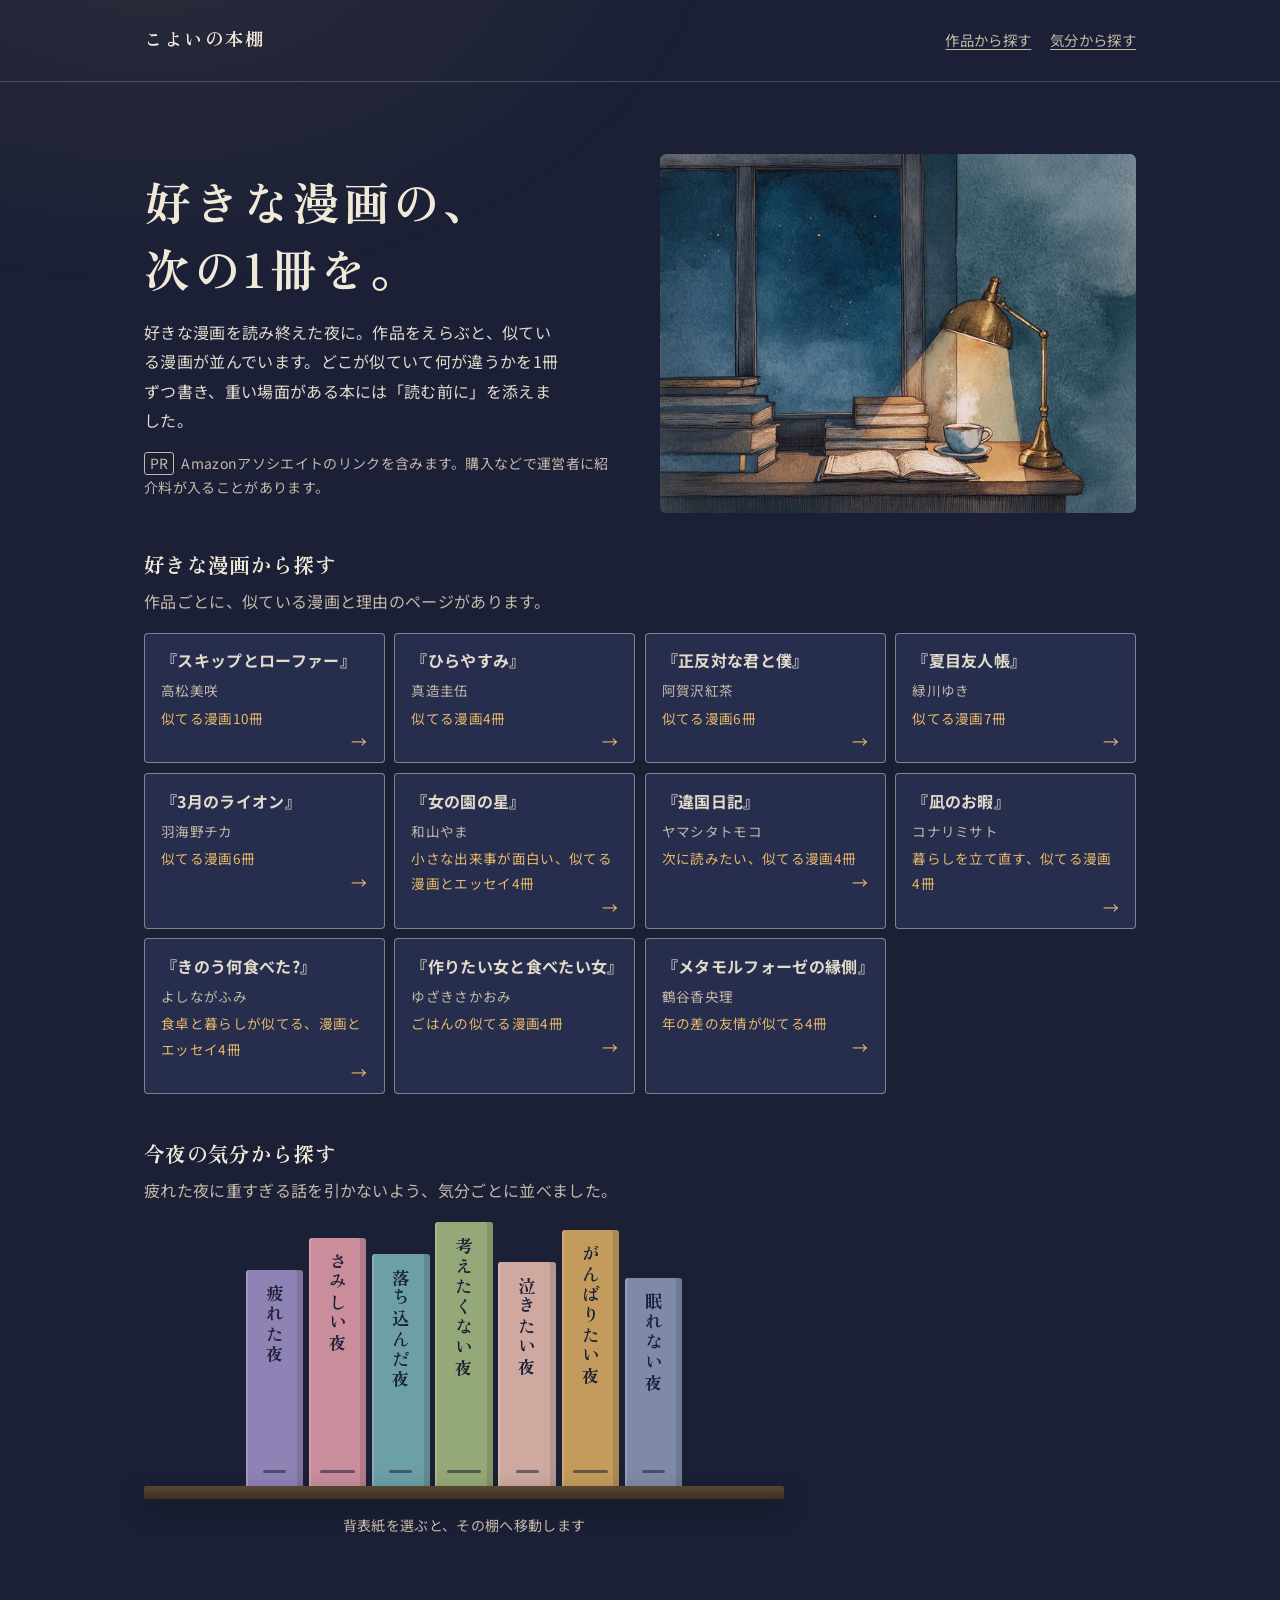
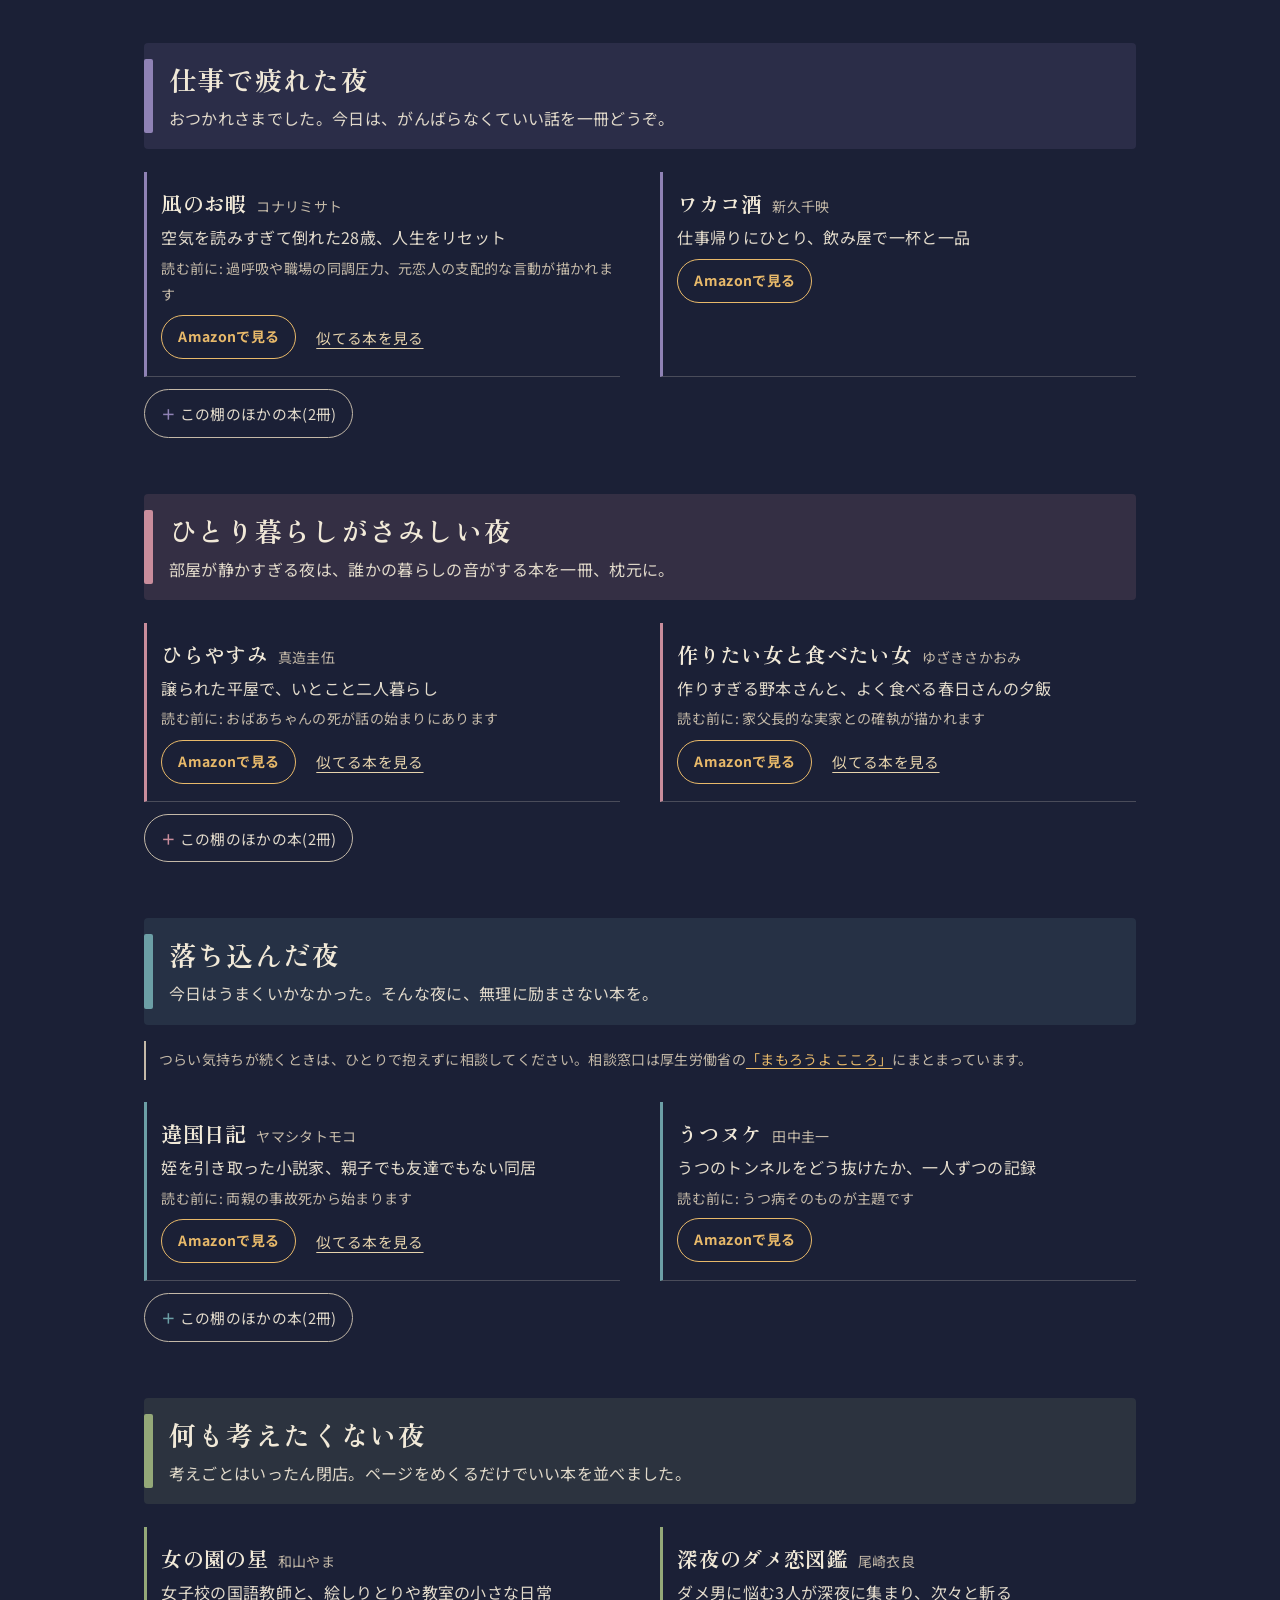
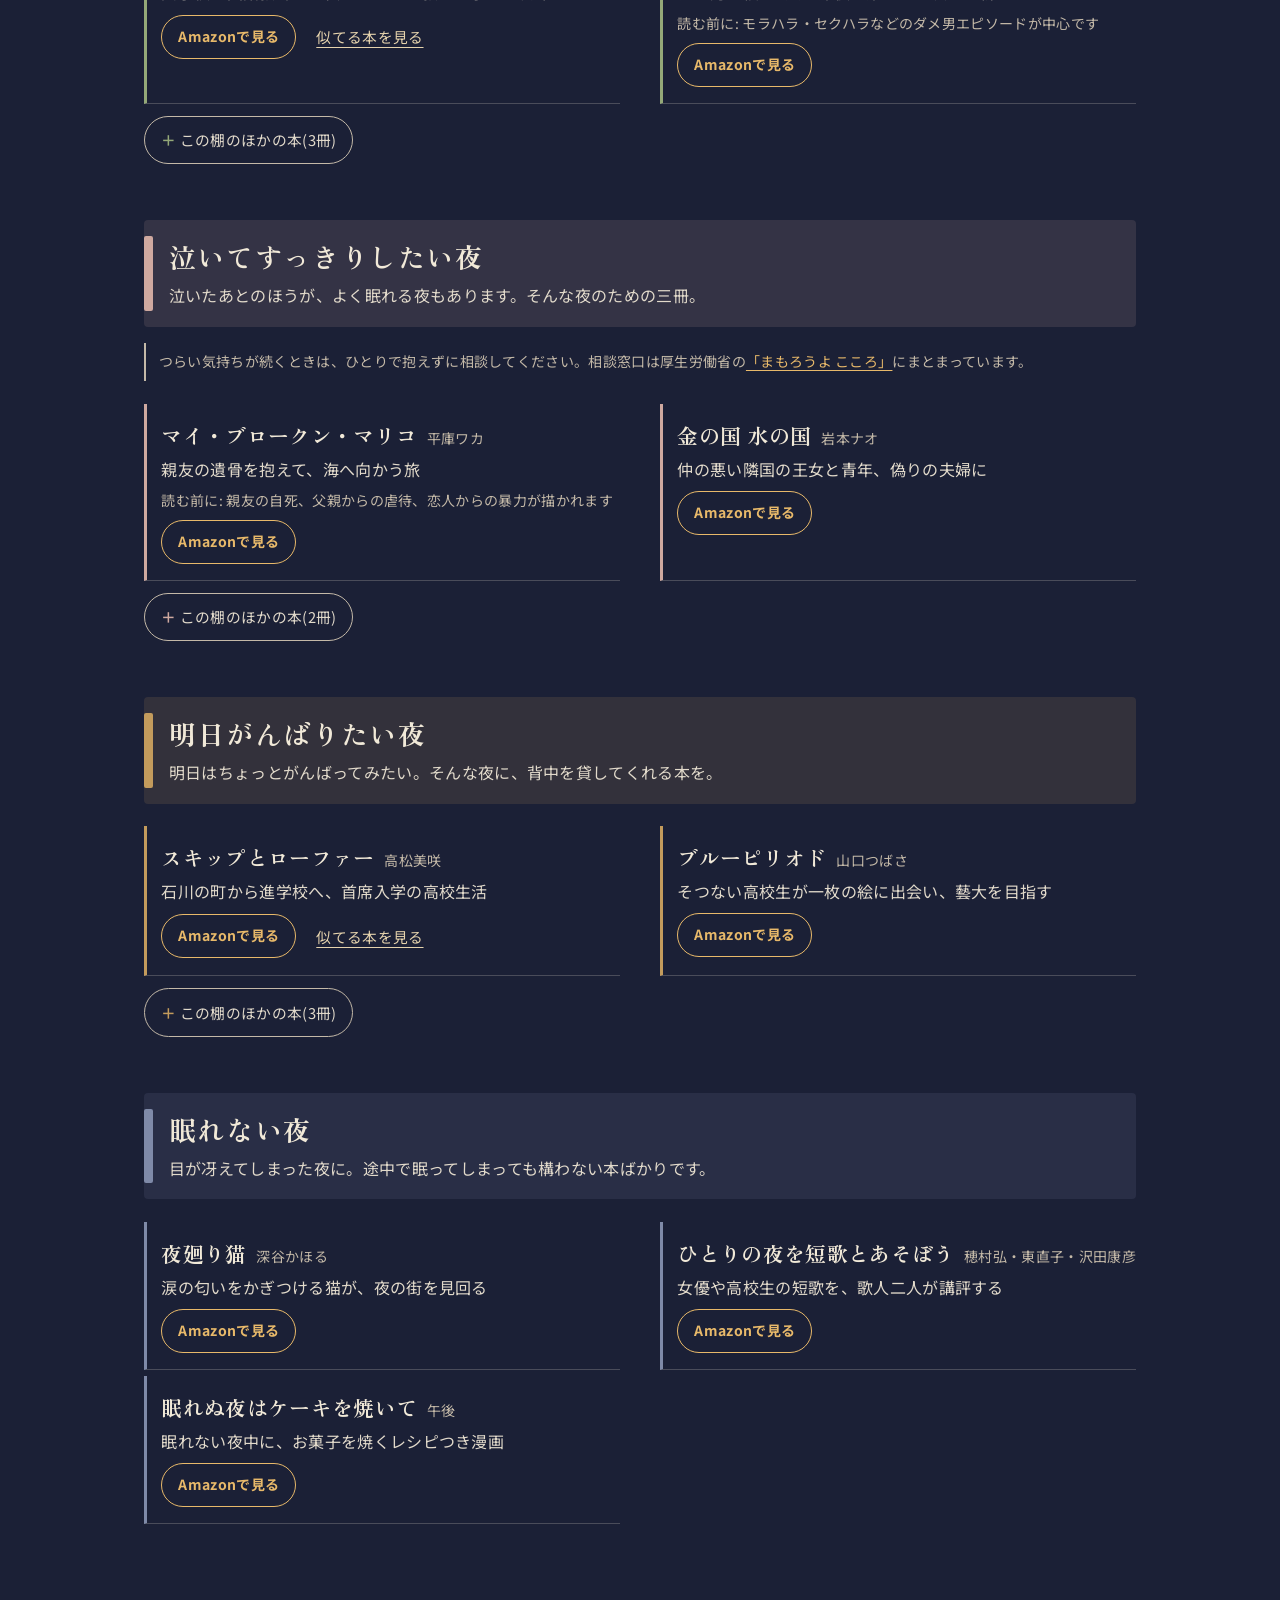
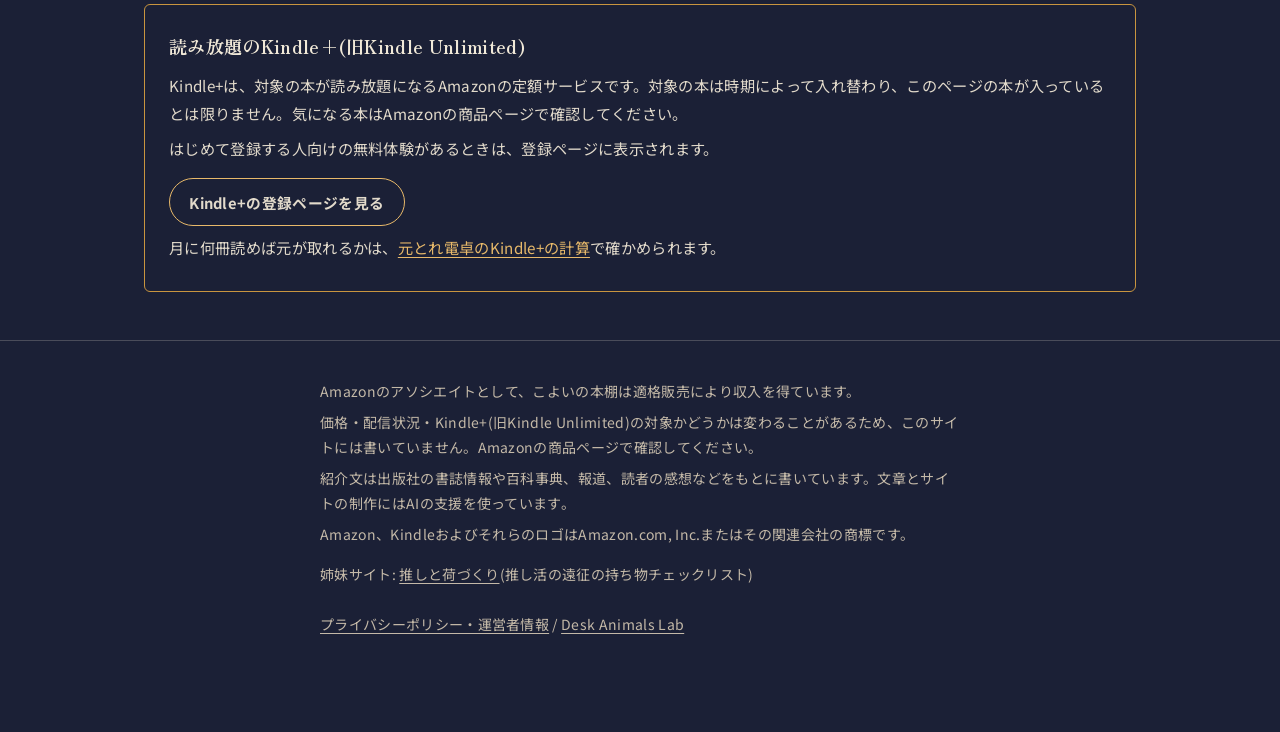
<file: index.html>
<!DOCTYPE html>
<html lang="ja">
<head>
<meta charset="UTF-8">
<meta name="viewport" content="width=device-width, initial-scale=1.0">
<title>こよいの本棚｜好きな漫画の次の1冊を、似ている理由つきで</title>
<meta name="description" content="好きな漫画に似てる漫画を、1作品ごとにまず4冊くわしく。『ひらやすみ』『違国日記』など、どこが似ていて何が違うかを書き、重い場面がある本には読む前の注意を添えています。今夜の気分からも選べます。">
<link rel="canonical" href="https://deskanimals114510-ai.github.io/koyoi-hondana/">
<meta property="og:type" content="website">
<meta property="og:site_name" content="こよいの本棚">
<meta property="og:title" content="こよいの本棚｜好きな漫画の次の1冊を、似ている理由つきで">
<meta property="og:description" content="好きな漫画に似てる漫画を、1作品ごとにまず4冊くわしく。『ひらやすみ』『違国日記』など、どこが似ていて何が違うかを書き、重い場面がある本には読む前の注意を添えています。今夜の気分からも選べます。">
<meta property="og:url" content="https://deskanimals114510-ai.github.io/koyoi-hondana/">
<meta property="og:image" content="https://deskanimals114510-ai.github.io/koyoi-hondana/og-image-2.jpg">
<meta property="og:image:width" content="1200">
<meta property="og:image:height" content="630">
<meta property="og:image:alt" content="こよいの本棚:好きな漫画の次の1冊を探す本棚">
<meta property="og:locale" content="ja_JP">
<meta name="twitter:card" content="summary_large_image">
<meta name="theme-color" content="#1b2036">
<link rel="icon" href="data:image/svg+xml,<svg xmlns=%22http://www.w3.org/2000/svg%22 viewBox=%220 0 100 100%22><rect width=%22100%22 height=%22100%22 rx=%2216%22 fill=%22%231b2036%22/><rect x=%2224%22 y=%2222%22 width=%2214%22 height=%2258%22 fill=%22%238f82b5%22/><rect x=%2242%22 y=%2232%22 width=%2214%22 height=%2248%22 fill=%22%23c98d9c%22/><rect x=%2260%22 y=%2226%22 width=%2214%22 height=%2254%22 fill=%22%23e8b96a%22/></svg>">
<link rel="preconnect" href="https://fonts.googleapis.com">
<link rel="preconnect" href="https://fonts.gstatic.com" crossorigin>
<link href="https://fonts.googleapis.com/css2?family=Noto+Sans+JP:wght@400;700&family=Zen+Old+Mincho:wght@700&display=swap" rel="stylesheet">
<link rel="stylesheet" href="style.css">
<script defer src="analytics.js"></script>
<script type="application/ld+json">{"@context": "https://schema.org", "@type": "WebSite", "name": "こよいの本棚", "url": "https://deskanimals114510-ai.github.io/koyoi-hondana/", "inLanguage": "ja", "description": "好きな漫画に似てる漫画を、1作品ごとにまず4冊くわしく。『ひらやすみ』『違国日記』など、どこが似ていて何が違うかを書き、重い場面がある本には読む前の注意を添えています。今夜の気分からも選べます。"}</script>
</head>
<body>
<a class="skip-link" href="#main">本文へ移動</a>
<header class="site-header">
  <div class="wrap">
    <a class="site-name" href="./">こよいの本棚</a>
    <nav aria-label="サイト内"><a href="./#works">作品から探す</a> <a href="./#mood-entry">気分から探す</a></nav>
  </div>
</header>
<main id="main">
<div class="wrap">
  <section class="hero">
    <div>
      <h1>好きな漫画の、
次の1冊を。</h1>
      <p class="hero-lead">好きな漫画を読み終えた夜に。作品をえらぶと、似ている漫画が並んでいます。どこが似ていて何が違うかを1冊ずつ書き、重い場面がある本には「読む前に」を添えました。</p>
      <p class="pr-note"><b>PR</b>Amazonアソシエイトのリンクを含みます。購入などで運営者に紹介料が入ることがあります。</p>
    </div>
    <figure class="hero-art"><img src="hero.jpg" srcset="hero-640.jpg 640w, hero.jpg 960w" sizes="(min-width: 48rem) 34rem, 100vw" width="960" height="723" alt="夜の机で、読書灯が開いた本を照らしているイラスト" fetchpriority="high"></figure>
  </section>
  <nav class="works" id="works" aria-labelledby="works-h">
    <h2 id="works-h">好きな漫画から探す</h2>
    <p class="works-intro">作品ごとに、似ている漫画と理由のページがあります。</p>
    <ul class="works-list">
      <li><a href="skip/"><span class="works-title">『スキップとローファー』</span><span class="works-author">高松美咲</span><span class="works-sub">似てる漫画10冊</span></a></li>
      <li><a href="hirayasumi/"><span class="works-title">『ひらやすみ』</span><span class="works-author">真造圭伍</span><span class="works-sub">似てる漫画4冊</span></a></li>
      <li><a href="seihantai/"><span class="works-title">『正反対な君と僕』</span><span class="works-author">阿賀沢紅茶</span><span class="works-sub">似てる漫画6冊</span></a></li>
      <li><a href="natsume/"><span class="works-title">『夏目友人帳』</span><span class="works-author">緑川ゆき</span><span class="works-sub">似てる漫画7冊</span></a></li>
      <li><a href="lion/"><span class="works-title">『3月のライオン』</span><span class="works-author">羽海野チカ</span><span class="works-sub">似てる漫画6冊</span></a></li>
      <li><a href="onnanosono/"><span class="works-title">『女の園の星』</span><span class="works-author">和山やま</span><span class="works-sub">小さな出来事が面白い、似てる漫画とエッセイ4冊</span></a></li>
      <li><a href="ikoku/"><span class="works-title">『違国日記』</span><span class="works-author">ヤマシタトモコ</span><span class="works-sub">次に読みたい、似てる漫画4冊</span></a></li>
      <li><a href="nagi/"><span class="works-title">『凪のお暇』</span><span class="works-author">コナリミサト</span><span class="works-sub">暮らしを立て直す、似てる漫画4冊</span></a></li>
      <li><a href="nanitabe/"><span class="works-title">『きのう何食べた?』</span><span class="works-author">よしながふみ</span><span class="works-sub">食卓と暮らしが似てる、漫画とエッセイ4冊</span></a></li>
      <li><a href="tsukutabe/"><span class="works-title">『作りたい女と食べたい女』</span><span class="works-author">ゆざきさかおみ</span><span class="works-sub">ごはんの似てる漫画4冊</span></a></li>
      <li><a href="metamor/"><span class="works-title">『メタモルフォーゼの縁側』</span><span class="works-author">鶴谷香央理</span><span class="works-sub">年の差の友情が似てる4冊</span></a></li>
    </ul>
  </nav>
  <section class="mood-entry" id="mood-entry" aria-labelledby="mood-entry-h">
    <h2 id="mood-entry-h">今夜の気分から探す</h2>
    <p class="works-intro">疲れた夜に重すぎる話を引かないよう、気分ごとに並べました。</p>
    <nav class="shelf" id="mood-shelf" aria-label="気分の棚">
      <ul class="shelf-row">
        <li><a class="spine" href="#tsukare" style="--c: var(--sp-tsukare); height: 13.5rem"><span class="spine-title">疲れた夜</span><span class="spine-band"></span></a></li>
        <li><a class="spine" href="#sabishii" style="--c: var(--sp-sabishii); height: 15.5rem"><span class="spine-title">さみしい夜</span><span class="spine-band"></span></a></li>
        <li><a class="spine" href="#ochikomi" style="--c: var(--sp-ochikomi); height: 14.5rem"><span class="spine-title">落ち込んだ夜</span><span class="spine-band"></span></a></li>
        <li><a class="spine" href="#kangae" style="--c: var(--sp-kangae); height: 16.5rem"><span class="spine-title">考えたくない夜</span><span class="spine-band"></span></a></li>
        <li><a class="spine" href="#naki" style="--c: var(--sp-naki); height: 14rem"><span class="spine-title">泣きたい夜</span><span class="spine-band"></span></a></li>
        <li><a class="spine" href="#ganbari" style="--c: var(--sp-ganbari); height: 16rem"><span class="spine-title">がんばりたい夜</span><span class="spine-band"></span></a></li>
        <li><a class="spine" href="#nemure" style="--c: var(--sp-nemure); height: 13rem"><span class="spine-title">眠れない夜</span><span class="spine-band"></span></a></li>
      </ul>
      <p class="shelf-hint">背表紙を選ぶと、その棚へ移動します</p>
    </nav>
  </section>
  <div class="shelves" id="shelves">
  <section class="mood" id="tsukare" style="--c: var(--sp-tsukare)" aria-labelledby="tsukare-h">
    <div class="mood-head"><div>
      <h2 id="tsukare-h">仕事で疲れた夜</h2>
      <p class="mood-intro">おつかれさまでした。今日は、がんばらなくていい話を一冊どうぞ。</p>
    </div></div>
    
    <ul class="book-list">
      <li class="book-row">
        <div class="row-head"><h3>凪のお暇</h3><p class="by">コナリミサト</p></div>
        <p class="tagline">空気を読みすぎて倒れた28歳、人生をリセット</p>
        
        <p class="row-note">読む前に: 過呼吸や職場の同調圧力、元恋人の支配的な言動が描かれます</p>
        <div class="book-links"><a class="btn-line" href="https://www.amazon.co.jp/dp/B072Q32L5S?tag=tinywonders-22" target="_blank" rel="sponsored noopener" data-book="nagi" data-kind="book"><span class="vh">『凪のお暇』の</span>Amazonで見る<span class="vh">(新しいタブで開きます)</span></a><a class="link-page" href="nagi/">似てる本を見る<span class="vh">(『凪のお暇』が好きな人へ)</span></a></div>
      </li>
      <li class="book-row">
        <div class="row-head"><h3>ワカコ酒</h3><p class="by">新久千映</p></div>
        <p class="tagline">仕事帰りにひとり、飲み屋で一杯と一品</p>
        
        
        <div class="book-links"><a class="btn-line" href="https://www.amazon.co.jp/dp/B00YV3WKKU?tag=tinywonders-22" target="_blank" rel="sponsored noopener" data-book="wakako" data-kind="book"><span class="vh">『ワカコ酒』の</span>Amazonで見る<span class="vh">(新しいタブで開きます)</span></a></div>
      </li>
    </ul>
    <details class="more-books"><summary>この棚のほかの本(2冊)</summary><ul class="book-list">      <li class="book-row">
        <div class="row-head"><h3>重版出来!</h3><p class="by">松田奈緒子</p></div>
        <p class="tagline">柔道を諦めた新人編集者、本を作って売るまで</p>
        
        
        <div class="book-links"><a class="btn-line" href="https://www.amazon.co.jp/dp/B00G9S9IV4?tag=tinywonders-22" target="_blank" rel="sponsored noopener" data-book="juhan" data-kind="book"><span class="vh">『重版出来!』の</span>Amazonで見る<span class="vh">(新しいタブで開きます)</span></a></div>
      </li>      <li class="book-row">
        <div class="row-head"><h3>あした死ぬには、</h3><p class="by">雁須磨子</p></div>
        <p class="tagline">42歳独身、汗と苛立ちで疑い始めた更年期</p>
        
        <p class="row-note">読む前に: 知人ががんの余命宣告を受ける話があります</p>
        <div class="book-links"><a class="btn-line" href="https://www.amazon.co.jp/dp/B07SQCX21V?tag=tinywonders-22" target="_blank" rel="sponsored noopener" data-book="ashita" data-kind="book"><span class="vh">『あした死ぬには、』の</span>Amazonで見る<span class="vh">(新しいタブで開きます)</span></a></div>
      </li></ul></details>
  </section>
  <section class="mood" id="sabishii" style="--c: var(--sp-sabishii)" aria-labelledby="sabishii-h">
    <div class="mood-head"><div>
      <h2 id="sabishii-h">ひとり暮らしがさみしい夜</h2>
      <p class="mood-intro">部屋が静かすぎる夜は、誰かの暮らしの音がする本を一冊、枕元に。</p>
    </div></div>
    
    <ul class="book-list">
      <li class="book-row">
        <div class="row-head"><h3>ひらやすみ</h3><p class="by">真造圭伍</p></div>
        <p class="tagline">譲られた平屋で、いとこと二人暮らし</p>
        
        <p class="row-note">読む前に: おばあちゃんの死が話の始まりにあります</p>
        <div class="book-links"><a class="btn-line" href="https://www.amazon.co.jp/dp/B09DG3MH93?tag=tinywonders-22" target="_blank" rel="sponsored noopener" data-book="hirayasumi" data-kind="book"><span class="vh">『ひらやすみ』の</span>Amazonで見る<span class="vh">(新しいタブで開きます)</span></a><a class="link-page" href="hirayasumi/">似てる本を見る<span class="vh">(『ひらやすみ』が好きな人へ)</span></a></div>
      </li>
      <li class="book-row">
        <div class="row-head"><h3>作りたい女と食べたい女</h3><p class="by">ゆざきさかおみ</p></div>
        <p class="tagline">作りすぎる野本さんと、よく食べる春日さんの夕飯</p>
        
        <p class="row-note">読む前に: 家父長的な実家との確執が描かれます</p>
        <div class="book-links"><a class="btn-line" href="https://www.amazon.co.jp/dp/B09693YH8K?tag=tinywonders-22" target="_blank" rel="sponsored noopener" data-book="tsukutabe" data-kind="book"><span class="vh">『作りたい女と食べたい女』の</span>Amazonで見る<span class="vh">(新しいタブで開きます)</span></a><a class="link-page" href="tsukutabe/">似てる本を見る<span class="vh">(『作りたい女と食べたい女』が好きな人へ)</span></a></div>
      </li>
    </ul>
    <details class="more-books"><summary>この棚のほかの本(2冊)</summary><ul class="book-list">      <li class="book-row">
        <div class="row-head"><h3>大家さんと僕</h3><p class="by">矢部太郎</p></div>
        <p class="tagline">芸人が借りた二階、階下は上品なおばあさん</p>
        
        <p class="row-note">読む前に: 大家さんの老いが描かれます</p>
        <div class="book-links"><a class="btn-line" href="https://www.amazon.co.jp/dp/B0D3LHJS3T?tag=tinywonders-22" target="_blank" rel="sponsored noopener" data-book="ooya" data-kind="book"><span class="vh">『大家さんと僕』の</span>Amazonで見る<span class="vh">(新しいタブで開きます)</span></a></div>
      </li>      <li class="book-row">
        <div class="row-head"><h3>きのう何食べた?</h3><p class="by">よしながふみ</p></div>
        <p class="tagline">弁護士と美容師、二人暮らしの毎日の献立</p>
        
        
        <div class="book-links"><a class="btn-line" href="https://www.amazon.co.jp/dp/B011HYCVFY?tag=tinywonders-22" target="_blank" rel="sponsored noopener" data-book="nanitabe" data-kind="book"><span class="vh">『きのう何食べた?』の</span>Amazonで見る<span class="vh">(新しいタブで開きます)</span></a><a class="link-page" href="nanitabe/">似てる本を見る<span class="vh">(『きのう何食べた?』が好きな人へ)</span></a></div>
      </li></ul></details>
  </section>
  <section class="mood" id="ochikomi" style="--c: var(--sp-ochikomi)" aria-labelledby="ochikomi-h">
    <div class="mood-head"><div>
      <h2 id="ochikomi-h">落ち込んだ夜</h2>
      <p class="mood-intro">今日はうまくいかなかった。そんな夜に、無理に励まさない本を。</p>
    </div></div>
    <p class="help-line">つらい気持ちが続くときは、ひとりで抱えずに相談してください。相談窓口は厚生労働省の<a href="https://www.mhlw.go.jp/mamorouyokokoro/" target="_blank" rel="noopener">「まもろうよ こころ」<span class="vh">(新しいタブで開きます)</span></a>にまとまっています。</p>
    <ul class="book-list">
      <li class="book-row">
        <div class="row-head"><h3>違国日記</h3><p class="by">ヤマシタトモコ</p></div>
        <p class="tagline">姪を引き取った小説家、親子でも友達でもない同居</p>
        
        <p class="row-note">読む前に: 両親の事故死から始まります</p>
        <div class="book-links"><a class="btn-line" href="https://www.amazon.co.jp/dp/B077GQL19W?tag=tinywonders-22" target="_blank" rel="sponsored noopener" data-book="ikoku" data-kind="book"><span class="vh">『違国日記』の</span>Amazonで見る<span class="vh">(新しいタブで開きます)</span></a><a class="link-page" href="ikoku/">似てる本を見る<span class="vh">(『違国日記』が好きな人へ)</span></a></div>
      </li>
      <li class="book-row">
        <div class="row-head"><h3>うつヌケ</h3><p class="by">田中圭一</p></div>
        <p class="tagline">うつのトンネルをどう抜けたか、一人ずつの記録</p>
        
        <p class="row-note">読む前に: うつ病そのものが主題です</p>
        <div class="book-links"><a class="btn-line" href="https://www.amazon.co.jp/dp/B01N9SHVRJ?tag=tinywonders-22" target="_blank" rel="sponsored noopener" data-book="utsunuke" data-kind="book"><span class="vh">『うつヌケ』の</span>Amazonで見る<span class="vh">(新しいタブで開きます)</span></a></div>
      </li>
    </ul>
    <details class="more-books"><summary>この棚のほかの本(2冊)</summary><ul class="book-list">      <li class="book-row">
        <div class="row-head"><h3>泣きたい夜の甘味処</h3><p class="by">中山有香里</p></div>
        <p class="tagline">クマと鮭が営む、夜だけ開く甘味処の連作</p>
        
        <p class="row-note">読む前に: 夫を亡くした女性の話が一部にあります</p>
        <div class="book-links"><a class="btn-line" href="https://www.amazon.co.jp/dp/B09QFM2SFS?tag=tinywonders-22" target="_blank" rel="sponsored noopener" data-book="kanmidokoro" data-kind="book"><span class="vh">『泣きたい夜の甘味処』の</span>Amazonで見る<span class="vh">(新しいタブで開きます)</span></a></div>
      </li>      <li class="book-row">
        <div class="row-head"><h3>3月のライオン</h3><p class="by">羽海野チカ</p></div>
        <p class="tagline">家族を亡くした少年棋士と、下町の三姉妹の食卓</p>
        
        <p class="row-note">読む前に: 家族との死別と、中学校でのいじめが描かれます</p>
        <div class="book-links"><a class="btn-line" href="https://www.amazon.co.jp/dp/B00GYLEVRW?tag=tinywonders-22" target="_blank" rel="sponsored noopener" data-book="lion" data-kind="book"><span class="vh">『3月のライオン』の</span>Amazonで見る<span class="vh">(新しいタブで開きます)</span></a><a class="link-page" href="lion/">似てる本を見る<span class="vh">(『3月のライオン』が好きな人へ)</span></a></div>
      </li></ul></details>
  </section>
  <section class="mood" id="kangae" style="--c: var(--sp-kangae)" aria-labelledby="kangae-h">
    <div class="mood-head"><div>
      <h2 id="kangae-h">何も考えたくない夜</h2>
      <p class="mood-intro">考えごとはいったん閉店。ページをめくるだけでいい本を並べました。</p>
    </div></div>
    
    <ul class="book-list">
      <li class="book-row">
        <div class="row-head"><h3>女の園の星</h3><p class="by">和山やま</p></div>
        <p class="tagline">女子校の国語教師と、絵しりとりや教室の小さな日常</p>
        
        
        <div class="book-links"><a class="btn-line" href="https://www.amazon.co.jp/dp/B089SNF6PZ?tag=tinywonders-22" target="_blank" rel="sponsored noopener" data-book="onnanosono" data-kind="book"><span class="vh">『女の園の星』の</span>Amazonで見る<span class="vh">(新しいタブで開きます)</span></a><a class="link-page" href="onnanosono/">似てる本を見る<span class="vh">(『女の園の星』が好きな人へ)</span></a></div>
      </li>
      <li class="book-row">
        <div class="row-head"><h3>深夜のダメ恋図鑑</h3><p class="by">尾崎衣良</p></div>
        <p class="tagline">ダメ男に悩む3人が深夜に集まり、次々と斬る</p>
        
        <p class="row-note">読む前に: モラハラ・セクハラなどのダメ男エピソードが中心です</p>
        <div class="book-links"><a class="btn-line" href="https://www.amazon.co.jp/dp/B00YECKA46?tag=tinywonders-22" target="_blank" rel="sponsored noopener" data-book="damekoi" data-kind="book"><span class="vh">『深夜のダメ恋図鑑』の</span>Amazonで見る<span class="vh">(新しいタブで開きます)</span></a></div>
      </li>
    </ul>
    <details class="more-books"><summary>この棚のほかの本(3冊)</summary><ul class="book-list">      <li class="book-row">
        <div class="row-head"><h3>メタモルフォーゼの縁側</h3><p class="by">鶴谷香央理</p></div>
        <p class="tagline">75歳と17歳、BL漫画でつながる友情</p>
        
        
        <div class="book-links"><a class="btn-line" href="https://www.amazon.co.jp/dp/B07CJ9RJFY?tag=tinywonders-22" target="_blank" rel="sponsored noopener" data-book="metamor" data-kind="book"><span class="vh">『メタモルフォーゼの縁側』の</span>Amazonで見る<span class="vh">(新しいタブで開きます)</span></a><a class="link-page" href="metamor/">似てる本を見る<span class="vh">(『メタモルフォーゼの縁側』が好きな人へ)</span></a></div>
      </li>      <li class="book-row">
        <div class="row-head"><h3>うたうおばけ</h3><p class="by">くどうれいん</p></div>
        <p class="tagline">盛岡の歌人が、ともだちを中心に描く実話39編</p>
        
        
        <div class="book-links"><a class="btn-line" href="https://www.amazon.co.jp/dp/B0CK1M82JS?tag=tinywonders-22" target="_blank" rel="sponsored noopener" data-book="utauobake" data-kind="book"><span class="vh">『うたうおばけ』の</span>Amazonで見る<span class="vh">(新しいタブで開きます)</span></a></div>
      </li>      <li class="book-row">
        <div class="row-head"><h3>正反対な君と僕</h3><p class="by">阿賀沢紅茶</p></div>
        <p class="tagline">人目を気にする鈴木と物静かな谷くん、交際のその後</p>
        
        
        <div class="book-links"><a class="btn-line" href="https://www.amazon.co.jp/dp/B0B28R7S31?tag=tinywonders-22" target="_blank" rel="sponsored noopener" data-book="seihantai" data-kind="book"><span class="vh">『正反対な君と僕』の</span>Amazonで見る<span class="vh">(新しいタブで開きます)</span></a><a class="link-page" href="seihantai/">似てる本を見る<span class="vh">(『正反対な君と僕』が好きな人へ)</span></a></div>
      </li></ul></details>
  </section>
  <section class="mood" id="naki" style="--c: var(--sp-naki)" aria-labelledby="naki-h">
    <div class="mood-head"><div>
      <h2 id="naki-h">泣いてすっきりしたい夜</h2>
      <p class="mood-intro">泣いたあとのほうが、よく眠れる夜もあります。そんな夜のための三冊。</p>
    </div></div>
    <p class="help-line">つらい気持ちが続くときは、ひとりで抱えずに相談してください。相談窓口は厚生労働省の<a href="https://www.mhlw.go.jp/mamorouyokokoro/" target="_blank" rel="noopener">「まもろうよ こころ」<span class="vh">(新しいタブで開きます)</span></a>にまとまっています。</p>
    <ul class="book-list">
      <li class="book-row">
        <div class="row-head"><h3>マイ・ブロークン・マリコ</h3><p class="by">平庫ワカ</p></div>
        <p class="tagline">親友の遺骨を抱えて、海へ向かう旅</p>
        
        <p class="row-note">読む前に: 親友の自死、父親からの虐待、恋人からの暴力が描かれます</p>
        <div class="book-links"><a class="btn-line" href="https://www.amazon.co.jp/dp/B082PFRKPB?tag=tinywonders-22" target="_blank" rel="sponsored noopener" data-book="mariko" data-kind="book"><span class="vh">『マイ・ブロークン・マリコ』の</span>Amazonで見る<span class="vh">(新しいタブで開きます)</span></a></div>
      </li>
      <li class="book-row">
        <div class="row-head"><h3>金の国 水の国</h3><p class="by">岩本ナオ</p></div>
        <p class="tagline">仲の悪い隣国の王女と青年、偽りの夫婦に</p>
        
        
        <div class="book-links"><a class="btn-line" href="https://www.amazon.co.jp/dp/B01I0VBDII?tag=tinywonders-22" target="_blank" rel="sponsored noopener" data-book="kinnokuni" data-kind="book"><span class="vh">『金の国 水の国』の</span>Amazonで見る<span class="vh">(新しいタブで開きます)</span></a></div>
      </li>
    </ul>
    <details class="more-books"><summary>この棚のほかの本(2冊)</summary><ul class="book-list">      <li class="book-row">
        <div class="row-head"><h3>ルックバック</h3><p class="by">藤本タツキ</p></div>
        <p class="tagline">藤野と不登校の京本、漫画でつながった十年余り</p>
        
        <p class="row-note">読む前に: 通り魔事件と主要人物の死が描かれます</p>
        <div class="book-links"><a class="btn-line" href="https://www.amazon.co.jp/dp/B09BDZ5RSJ?tag=tinywonders-22" target="_blank" rel="sponsored noopener" data-book="lookback" data-kind="book"><span class="vh">『ルックバック』の</span>Amazonで見る<span class="vh">(新しいタブで開きます)</span></a></div>
      </li>      <li class="book-row">
        <div class="row-head"><h3>夏目友人帳</h3><p class="by">緑川ゆき</p></div>
        <p class="tagline">妖が見える高校生が、祖母の友人帳の名前を返していく</p>
        
        <p class="row-note">読む前に: 両親との死別や幼いころの孤独、妖に追われる場面が描かれます</p>
        <div class="book-links"><a class="btn-line" href="https://www.amazon.co.jp/dp/B00DMUCHPQ?tag=tinywonders-22" target="_blank" rel="sponsored noopener" data-book="natsume" data-kind="book"><span class="vh">『夏目友人帳』の</span>Amazonで見る<span class="vh">(新しいタブで開きます)</span></a><a class="link-page" href="natsume/">似てる本を見る<span class="vh">(『夏目友人帳』が好きな人へ)</span></a></div>
      </li></ul></details>
  </section>
  <section class="mood" id="ganbari" style="--c: var(--sp-ganbari)" aria-labelledby="ganbari-h">
    <div class="mood-head"><div>
      <h2 id="ganbari-h">明日がんばりたい夜</h2>
      <p class="mood-intro">明日はちょっとがんばってみたい。そんな夜に、背中を貸してくれる本を。</p>
    </div></div>
    
    <ul class="book-list">
      <li class="book-row">
        <div class="row-head"><h3>スキップとローファー</h3><p class="by">高松美咲</p></div>
        <p class="tagline">石川の町から進学校へ、首席入学の高校生活</p>
        
        
        <div class="book-links"><a class="btn-line" href="https://www.amazon.co.jp/dp/B07MT9BQFX?tag=tinywonders-22" target="_blank" rel="sponsored noopener" data-book="skip" data-kind="book"><span class="vh">『スキップとローファー』の</span>Amazonで見る<span class="vh">(新しいタブで開きます)</span></a><a class="link-page" href="skip/">似てる本を見る<span class="vh">(『スキップとローファー』が好きな人へ)</span></a></div>
      </li>
      <li class="book-row">
        <div class="row-head"><h3>ブルーピリオド</h3><p class="by">山口つばさ</p></div>
        <p class="tagline">そつない高校生が一枚の絵に出会い、藝大を目指す</p>
        
        
        <div class="book-links"><a class="btn-line" href="https://www.amazon.co.jp/dp/B07873642C?tag=tinywonders-22" target="_blank" rel="sponsored noopener" data-book="blueperiod" data-kind="book"><span class="vh">『ブルーピリオド』の</span>Amazonで見る<span class="vh">(新しいタブで開きます)</span></a></div>
      </li>
    </ul>
    <details class="more-books"><summary>この棚のほかの本(3冊)</summary><ul class="book-list">      <li class="book-row">
        <div class="row-head"><h3>海が走るエンドロール</h3><p class="by">たらちねジョン</p></div>
        <p class="tagline">夫を亡くした65歳、美大に入って映画を作る</p>
        
        <p class="row-note">読む前に: 夫との死別が出発点で、老いも描かれます</p>
        <div class="book-links"><a class="btn-line" href="https://www.amazon.co.jp/dp/B0998VLH5Q?tag=tinywonders-22" target="_blank" rel="sponsored noopener" data-book="umiga" data-kind="book"><span class="vh">『海が走るエンドロール』の</span>Amazonで見る<span class="vh">(新しいタブで開きます)</span></a></div>
      </li>      <li class="book-row">
        <div class="row-head"><h3>夫の扶養からぬけだしたい</h3><p class="by">ゆむい</p></div>
        <p class="tagline">ワンオペ育児の専業主婦が、扶養を抜けて自立へ</p>
        
        <p class="row-note">読む前に: 夫の言葉によるモラハラが描かれます</p>
        <div class="book-links"><a class="btn-line" href="https://www.amazon.co.jp/dp/B07N2H814G?tag=tinywonders-22" target="_blank" rel="sponsored noopener" data-book="fuyou" data-kind="book"><span class="vh">『夫の扶養からぬけだしたい』の</span>Amazonで見る<span class="vh">(新しいタブで開きます)</span></a></div>
      </li>      <li class="book-row">
        <div class="row-head"><h3>ひとりでしにたい</h3><p class="by">カレー沢薫</p></div>
        <p class="tagline">35歳の学芸員、婚活をやめて終活を学ぶ</p>
        
        <p class="row-note">読む前に: 冒頭に伯母の孤独死の場面があります</p>
        <div class="book-links"><a class="btn-line" href="https://www.amazon.co.jp/dp/B085VVTYCV?tag=tinywonders-22" target="_blank" rel="sponsored noopener" data-book="hitorishini" data-kind="book"><span class="vh">『ひとりでしにたい』の</span>Amazonで見る<span class="vh">(新しいタブで開きます)</span></a></div>
      </li></ul></details>
  </section>
  <section class="mood" id="nemure" style="--c: var(--sp-nemure)" aria-labelledby="nemure-h">
    <div class="mood-head"><div>
      <h2 id="nemure-h">眠れない夜</h2>
      <p class="mood-intro">目が冴えてしまった夜に。途中で眠ってしまっても構わない本ばかりです。</p>
    </div></div>
    
    <ul class="book-list">
      <li class="book-row">
        <div class="row-head"><h3>夜廻り猫</h3><p class="by">深谷かほる</p></div>
        <p class="tagline">涙の匂いをかぎつける猫が、夜の街を見回る</p>
        
        
        <div class="book-links"><a class="btn-line" href="https://www.amazon.co.jp/dp/B06XKNSVX1?tag=tinywonders-22" target="_blank" rel="sponsored noopener" data-book="yomawari" data-kind="book"><span class="vh">『夜廻り猫』の</span>Amazonで見る<span class="vh">(新しいタブで開きます)</span></a></div>
      </li>
      <li class="book-row">
        <div class="row-head"><h3>ひとりの夜を短歌とあそぼう</h3><p class="by">穂村弘・東直子・沢田康彦</p></div>
        <p class="tagline">女優や高校生の短歌を、歌人二人が講評する</p>
        
        
        <div class="book-links"><a class="btn-line" href="https://www.amazon.co.jp/dp/B00CPEB80U?tag=tinywonders-22" target="_blank" rel="sponsored noopener" data-book="tanka" data-kind="book"><span class="vh">『ひとりの夜を短歌とあそぼう』の</span>Amazonで見る<span class="vh">(新しいタブで開きます)</span></a></div>
      </li>
      <li class="book-row">
        <div class="row-head"><h3>眠れぬ夜はケーキを焼いて</h3><p class="by">午後</p></div>
        <p class="tagline">眠れない夜中に、お菓子を焼くレシピつき漫画</p>
        
        
        <div class="book-links"><a class="btn-line" href="https://www.amazon.co.jp/dp/B08S78F7XK?tag=tinywonders-22" target="_blank" rel="sponsored noopener" data-book="cake" data-kind="book"><span class="vh">『眠れぬ夜はケーキを焼いて』の</span>Amazonで見る<span class="vh">(新しいタブで開きます)</span></a></div>
      </li>
    </ul>
    
  </section>
  </div>
  <aside class="ku" aria-labelledby="ku-title">
  <h2 id="ku-title">読み放題のKindle+(旧Kindle Unlimited)</h2>
  <p>Kindle+は、対象の本が読み放題になるAmazonの定額サービスです。対象の本は時期によって入れ替わり、このページの本が入っているとは限りません。気になる本はAmazonの商品ページで確認してください。</p>
  <p>はじめて登録する人向けの無料体験があるときは、登録ページに表示されます。</p>
  <a class="btn-amazon" href="https://www.amazon.co.jp/kindle-dbs/hz/signup?tag=tinywonders-22" target="_blank" rel="sponsored noopener" data-kind="ku">Kindle+の登録ページを見る<span class="vh">(新しいタブで開きます)</span></a>
  <p class="ku-calc">月に何冊読めば元が取れるかは、<a href="https://deskanimals114510-ai.github.io/mototore-dentaku/?use=read&amp;utm_source=koyoi#kindle">元とれ電卓のKindle+の計算</a>で確かめられます。</p>
</aside>
</div>
</main>
<footer class="site-footer">
  <div class="wrap-text">
    <p>Amazonのアソシエイトとして、こよいの本棚は適格販売により収入を得ています。</p>
    <p>価格・配信状況・Kindle+(旧Kindle Unlimited)の対象かどうかは変わることがあるため、このサイトには書いていません。Amazonの商品ページで確認してください。</p>
    <p>紹介文は出版社の書誌情報や百科事典、報道、読者の感想などをもとに書いています。文章とサイトの制作にはAIの支援を使っています。</p>
    <p>Amazon、KindleおよびそれらのロゴはAmazon.com, Inc.またはその関連会社の商標です。</p>
    <p>姉妹サイト: <a href="https://deskanimals114510-ai.github.io/oshi-nizukuri/">推しと荷づくり</a>(推し活の遠征の持ち物チェックリスト)</p>
    <p><a href="privacy/">プライバシーポリシー・運営者情報</a> / <a href="https://deskanimals114510-ai.github.io/" target="_blank" rel="noopener">Desk Animals Lab</a></p>
  </div>
</footer>
</body>
</html>
</file>
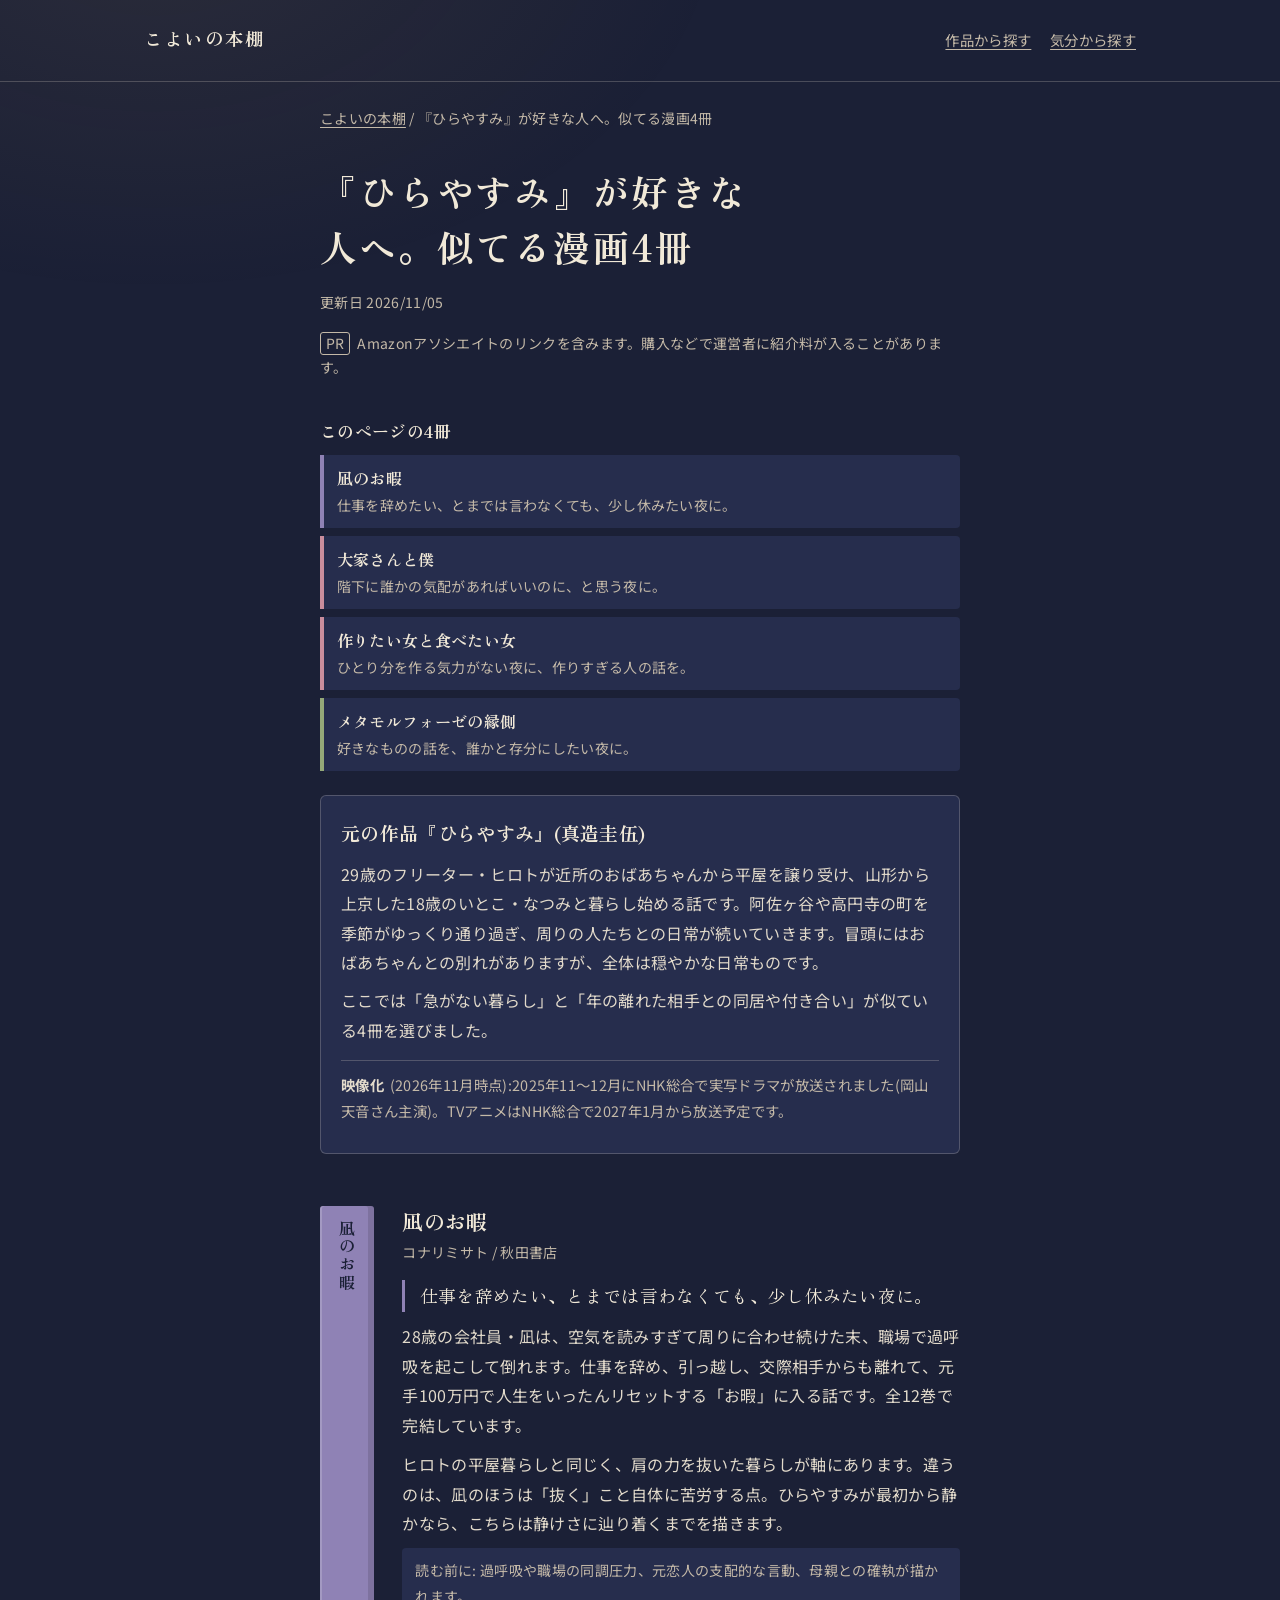
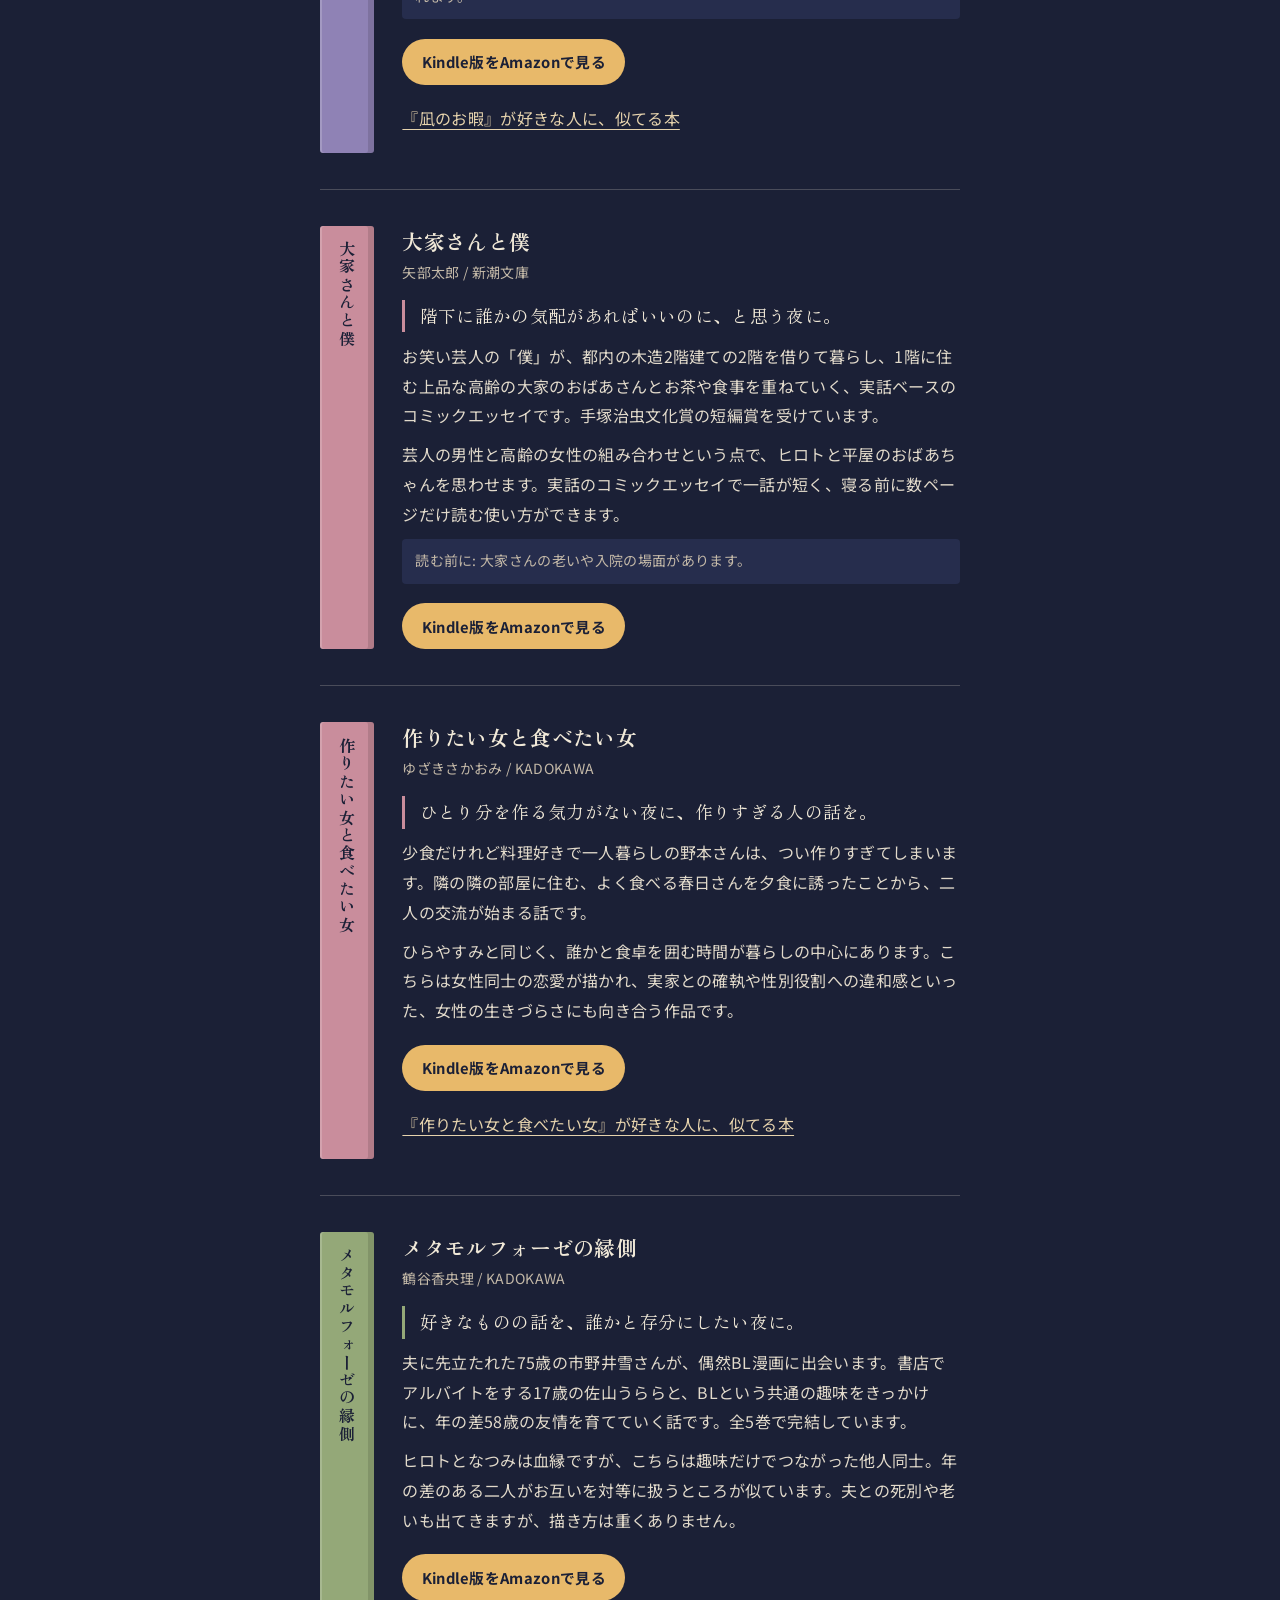
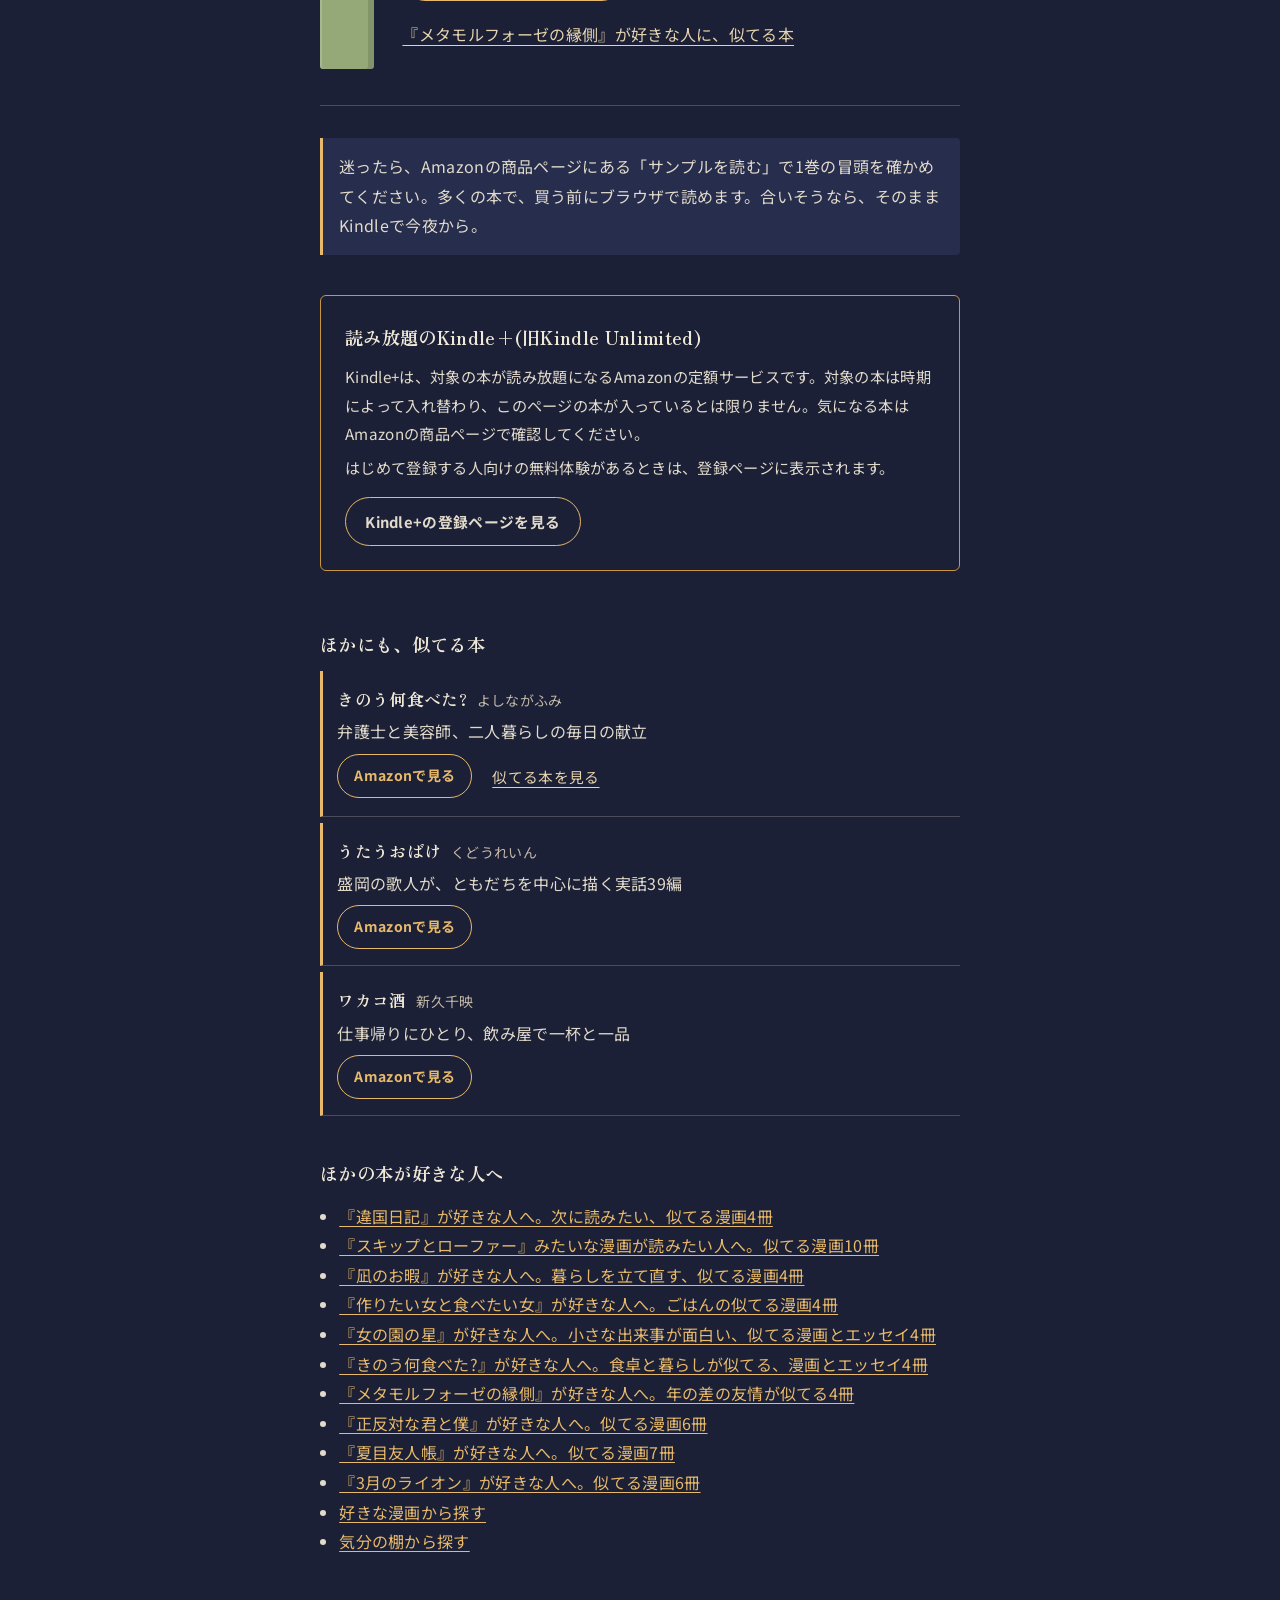
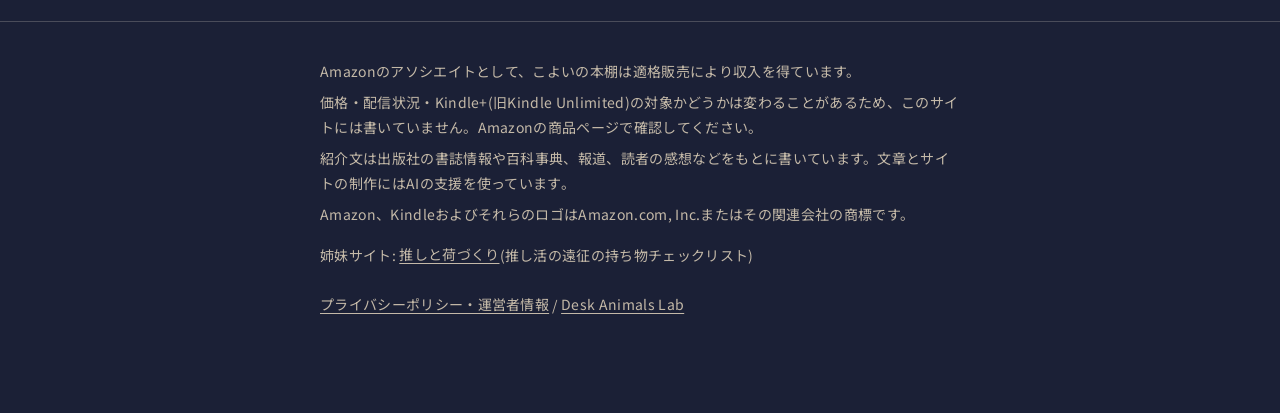
<file: hirayasumi/index.html>
<!DOCTYPE html>
<html lang="ja">
<head>
<meta charset="UTF-8">
<meta name="viewport" content="width=device-width, initial-scale=1.0">
<title>『ひらやすみ』が好きな人におすすめ。似てる漫画4冊｜こよいの本棚</title>
<meta name="description" content="平屋での二人暮らしを描く『ひらやすみ』が好きな人に、『凪のお暇』『大家さんと僕』『作りたい女と食べたい女』『メタモルフォーゼの縁側』の4冊。暮らしの速度と、年の離れた相手との距離感が似ている漫画を選びました。">
<link rel="canonical" href="https://deskanimals114510-ai.github.io/koyoi-hondana/hirayasumi/">
<meta property="og:type" content="article">
<meta property="og:site_name" content="こよいの本棚">
<meta property="og:title" content="『ひらやすみ』が好きな人におすすめ。似てる漫画4冊｜こよいの本棚">
<meta property="og:description" content="平屋での二人暮らしを描く『ひらやすみ』が好きな人に、『凪のお暇』『大家さんと僕』『作りたい女と食べたい女』『メタモルフォーゼの縁側』の4冊。暮らしの速度と、年の離れた相手との距離感が似ている漫画を選びました。">
<meta property="og:url" content="https://deskanimals114510-ai.github.io/koyoi-hondana/hirayasumi/">
<meta property="og:image" content="https://deskanimals114510-ai.github.io/koyoi-hondana/og-image-2.jpg">
<meta property="og:image:width" content="1200">
<meta property="og:image:height" content="630">
<meta property="og:image:alt" content="こよいの本棚:好きな漫画の次の1冊を探す本棚">
<meta property="og:locale" content="ja_JP">
<meta name="twitter:card" content="summary_large_image">
<meta name="theme-color" content="#1b2036">
<link rel="icon" href="data:image/svg+xml,<svg xmlns=%22http://www.w3.org/2000/svg%22 viewBox=%220 0 100 100%22><rect width=%22100%22 height=%22100%22 rx=%2216%22 fill=%22%231b2036%22/><rect x=%2224%22 y=%2222%22 width=%2214%22 height=%2258%22 fill=%22%238f82b5%22/><rect x=%2242%22 y=%2232%22 width=%2214%22 height=%2248%22 fill=%22%23c98d9c%22/><rect x=%2260%22 y=%2226%22 width=%2214%22 height=%2254%22 fill=%22%23e8b96a%22/></svg>">
<link rel="preconnect" href="https://fonts.googleapis.com">
<link rel="preconnect" href="https://fonts.gstatic.com" crossorigin>
<link href="https://fonts.googleapis.com/css2?family=Noto+Sans+JP:wght@400;700&family=Zen+Old+Mincho:wght@700&display=swap" rel="stylesheet">
<link rel="stylesheet" href="../style.css">
<script defer src="../analytics.js"></script>
<script type="application/ld+json">[{"@context": "https://schema.org", "@type": "BreadcrumbList", "itemListElement": [{"@type": "ListItem", "position": 1, "name": "こよいの本棚", "item": "https://deskanimals114510-ai.github.io/koyoi-hondana/"}, {"@type": "ListItem", "position": 2, "name": "『ひらやすみ』が好きな人へ。似てる漫画4冊", "item": "https://deskanimals114510-ai.github.io/koyoi-hondana/hirayasumi/"}]}, {"@context": "https://schema.org", "@type": "Article", "headline": "『ひらやすみ』が好きな人へ。似てる漫画4冊", "description": "平屋での二人暮らしを描く『ひらやすみ』が好きな人に、『凪のお暇』『大家さんと僕』『作りたい女と食べたい女』『メタモルフォーゼの縁側』の4冊。暮らしの速度と、年の離れた相手との距離感が似ている漫画を選びました。", "datePublished": "2026-10-22", "dateModified": "2026-11-05", "inLanguage": "ja", "mainEntityOfPage": "https://deskanimals114510-ai.github.io/koyoi-hondana/hirayasumi/", "image": ["https://deskanimals114510-ai.github.io/koyoi-hondana/og-image-2.jpg"], "author": {"@type": "Organization", "name": "こよいの本棚", "url": "https://deskanimals114510-ai.github.io/koyoi-hondana/"}}]</script>
</head>
<body>
<a class="skip-link" href="#main">本文へ移動</a>
<header class="site-header">
  <div class="wrap">
    <a class="site-name" href="../">こよいの本棚</a>
    <nav aria-label="サイト内"><a href="../#works">作品から探す</a> <a href="../#mood-entry">気分から探す</a></nav>
  </div>
</header>
<main id="main">
<div class="wrap-text">
  <p class="crumbs"><a href="../">こよいの本棚</a> / 『ひらやすみ』が好きな人へ。似てる漫画4冊</p>
  <div class="page-head">
    <h1>『ひらやすみ』が好きな人へ。似てる漫画4冊</h1>
    <p class="updated">更新日 <time datetime="2026-11-05">2026/11/05</time></p>
    <p class="pr-note"><b>PR</b>Amazonアソシエイトのリンクを含みます。購入などで運営者に紹介料が入ることがあります。</p>
  </div>
  <nav class="toc" aria-labelledby="toc-h">
    <h2 id="toc-h">このページの4冊</h2>
    <ol><li style="--c: var(--sp-tsukare)"><a href="#b-nagi"><span class="toc-title">凪のお暇</span><span class="toc-night">仕事を辞めたい、とまでは言わなくても、少し休みたい夜に。</span></a></li><li style="--c: var(--sp-sabishii)"><a href="#b-ooya"><span class="toc-title">大家さんと僕</span><span class="toc-night">階下に誰かの気配があればいいのに、と思う夜に。</span></a></li><li style="--c: var(--sp-sabishii)"><a href="#b-tsukutabe"><span class="toc-title">作りたい女と食べたい女</span><span class="toc-night">ひとり分を作る気力がない夜に、作りすぎる人の話を。</span></a></li><li style="--c: var(--sp-kangae)"><a href="#b-metamor"><span class="toc-title">メタモルフォーゼの縁側</span><span class="toc-night">好きなものの話を、誰かと存分にしたい夜に。</span></a></li></ol>
  </nav>
  <section class="anchor" aria-labelledby="anchor-h">
    <h2 id="anchor-h">元の作品『ひらやすみ』(真造圭伍)</h2>
    <p>29歳のフリーター・ヒロトが近所のおばあちゃんから平屋を譲り受け、山形から上京した18歳のいとこ・なつみと暮らし始める話です。阿佐ヶ谷や高円寺の町を季節がゆっくり通り過ぎ、周りの人たちとの日常が続いていきます。冒頭にはおばあちゃんとの別れがありますが、全体は穏やかな日常ものです。</p><p>ここでは「急がない暮らし」と「年の離れた相手との同居や付き合い」が似ている4冊を選びました。</p>
    <p class="media"><b>映像化</b>(2026年11月時点):2025年11〜12月にNHK総合で実写ドラマが放送されました(岡山天音さん主演)。TVアニメはNHK総合で2027年1月から放送予定です。</p>
  </section>
  <section class="pick" id="b-nagi" style="--c: var(--sp-tsukare)" aria-labelledby="pick-nagi">
    <div class="pick-spine" aria-hidden="true"><span>凪のお暇</span></div>
    <div>
      <h2 id="pick-nagi">凪のお暇</h2>
      <p class="by">コナリミサト / 秋田書店</p>
      <p class="night">仕事を辞めたい、とまでは言わなくても、少し休みたい夜に。</p>
      <p>28歳の会社員・凪は、空気を読みすぎて周りに合わせ続けた末、職場で過呼吸を起こして倒れます。仕事を辞め、引っ越し、交際相手からも離れて、元手100万円で人生をいったんリセットする「お暇」に入る話です。全12巻で完結しています。</p><p>ヒロトの平屋暮らしと同じく、肩の力を抜いた暮らしが軸にあります。違うのは、凪のほうは「抜く」こと自体に苦労する点。ひらやすみが最初から静かなら、こちらは静けさに辿り着くまでを描きます。</p><p class="note">読む前に: 過呼吸や職場の同調圧力、元恋人の支配的な言動、母親との確執が描かれます。</p>
      <a class="btn-amazon" href="https://www.amazon.co.jp/dp/B072Q32L5S?tag=tinywonders-22" target="_blank" rel="sponsored noopener" data-book="nagi" data-kind="book"><span class="vh">『凪のお暇』の</span>Kindle版をAmazonで見る<span class="vh">(新しいタブで開きます)</span></a>
      <p class="pick-more"><a class="link-page" href="../nagi/">『凪のお暇』が好きな人に、似てる本</a></p>
    </div>
  </section>
  <section class="pick" id="b-ooya" style="--c: var(--sp-sabishii)" aria-labelledby="pick-ooya">
    <div class="pick-spine" aria-hidden="true"><span>大家さんと僕</span></div>
    <div>
      <h2 id="pick-ooya">大家さんと僕</h2>
      <p class="by">矢部太郎 / 新潮文庫</p>
      <p class="night">階下に誰かの気配があればいいのに、と思う夜に。</p>
      <p>お笑い芸人の「僕」が、都内の木造2階建ての2階を借りて暮らし、1階に住む上品な高齢の大家のおばあさんとお茶や食事を重ねていく、実話ベースのコミックエッセイです。手塚治虫文化賞の短編賞を受けています。</p><p>芸人の男性と高齢の女性の組み合わせという点で、ヒロトと平屋のおばあちゃんを思わせます。実話のコミックエッセイで一話が短く、寝る前に数ページだけ読む使い方ができます。</p><p class="note">読む前に: 大家さんの老いや入院の場面があります。</p>
      <a class="btn-amazon" href="https://www.amazon.co.jp/dp/B0D3LHJS3T?tag=tinywonders-22" target="_blank" rel="sponsored noopener" data-book="ooya" data-kind="book"><span class="vh">『大家さんと僕』の</span>Kindle版をAmazonで見る<span class="vh">(新しいタブで開きます)</span></a>
      
    </div>
  </section>
  <section class="pick" id="b-tsukutabe" style="--c: var(--sp-sabishii)" aria-labelledby="pick-tsukutabe">
    <div class="pick-spine" aria-hidden="true"><span>作りたい女と食べたい女</span></div>
    <div>
      <h2 id="pick-tsukutabe">作りたい女と食べたい女</h2>
      <p class="by">ゆざきさかおみ / KADOKAWA</p>
      <p class="night">ひとり分を作る気力がない夜に、作りすぎる人の話を。</p>
      <p>少食だけれど料理好きで一人暮らしの野本さんは、つい作りすぎてしまいます。隣の隣の部屋に住む、よく食べる春日さんを夕食に誘ったことから、二人の交流が始まる話です。</p><p>ひらやすみと同じく、誰かと食卓を囲む時間が暮らしの中心にあります。こちらは女性同士の恋愛が描かれ、実家との確執や性別役割への違和感といった、女性の生きづらさにも向き合う作品です。</p>
      <a class="btn-amazon" href="https://www.amazon.co.jp/dp/B09693YH8K?tag=tinywonders-22" target="_blank" rel="sponsored noopener" data-book="tsukutabe" data-kind="book"><span class="vh">『作りたい女と食べたい女』の</span>Kindle版をAmazonで見る<span class="vh">(新しいタブで開きます)</span></a>
      <p class="pick-more"><a class="link-page" href="../tsukutabe/">『作りたい女と食べたい女』が好きな人に、似てる本</a></p>
    </div>
  </section>
  <section class="pick" id="b-metamor" style="--c: var(--sp-kangae)" aria-labelledby="pick-metamor">
    <div class="pick-spine" aria-hidden="true"><span>メタモルフォーゼの縁側</span></div>
    <div>
      <h2 id="pick-metamor">メタモルフォーゼの縁側</h2>
      <p class="by">鶴谷香央理 / KADOKAWA</p>
      <p class="night">好きなものの話を、誰かと存分にしたい夜に。</p>
      <p>夫に先立たれた75歳の市野井雪さんが、偶然BL漫画に出会います。書店でアルバイトをする17歳の佐山うららと、BLという共通の趣味をきっかけに、年の差58歳の友情を育てていく話です。全5巻で完結しています。</p><p>ヒロトとなつみは血縁ですが、こちらは趣味だけでつながった他人同士。年の差のある二人がお互いを対等に扱うところが似ています。夫との死別や老いも出てきますが、描き方は重くありません。</p>
      <a class="btn-amazon" href="https://www.amazon.co.jp/dp/B07CJ9RJFY?tag=tinywonders-22" target="_blank" rel="sponsored noopener" data-book="metamor" data-kind="book"><span class="vh">『メタモルフォーゼの縁側』の</span>Kindle版をAmazonで見る<span class="vh">(新しいタブで開きます)</span></a>
      <p class="pick-more"><a class="link-page" href="../metamor/">『メタモルフォーゼの縁側』が好きな人に、似てる本</a></p>
    </div>
  </section>
  
  <p class="sample-line">迷ったら、Amazonの商品ページにある「サンプルを読む」で1巻の冒頭を確かめてください。多くの本で、買う前にブラウザで読めます。合いそうなら、そのままKindleで今夜から。</p>
  <aside class="ku" aria-labelledby="ku-title">
  <h2 id="ku-title">読み放題のKindle+(旧Kindle Unlimited)</h2>
  <p>Kindle+は、対象の本が読み放題になるAmazonの定額サービスです。対象の本は時期によって入れ替わり、このページの本が入っているとは限りません。気になる本はAmazonの商品ページで確認してください。</p>
  <p>はじめて登録する人向けの無料体験があるときは、登録ページに表示されます。</p>
  <a class="btn-amazon" href="https://www.amazon.co.jp/kindle-dbs/hz/signup?tag=tinywonders-22" target="_blank" rel="sponsored noopener" data-kind="ku">Kindle+の登録ページを見る<span class="vh">(新しいタブで開きます)</span></a>
</aside>
  <section class="also" aria-labelledby="also-h">
    <h2 id="also-h">ほかにも、似てる本</h2>
    <ul class="book-list">
      <li class="book-row">
        <div class="row-head"><h3>きのう何食べた?</h3><p class="by">よしながふみ</p></div>
        <p class="tagline">弁護士と美容師、二人暮らしの毎日の献立</p>
        
        
        <div class="book-links"><a class="btn-line" href="https://www.amazon.co.jp/dp/B011HYCVFY?tag=tinywonders-22" target="_blank" rel="sponsored noopener" data-book="nanitabe" data-kind="book"><span class="vh">『きのう何食べた?』の</span>Amazonで見る<span class="vh">(新しいタブで開きます)</span></a><a class="link-page" href="../nanitabe/">似てる本を見る<span class="vh">(『きのう何食べた?』が好きな人へ)</span></a></div>
      </li>
      <li class="book-row">
        <div class="row-head"><h3>うたうおばけ</h3><p class="by">くどうれいん</p></div>
        <p class="tagline">盛岡の歌人が、ともだちを中心に描く実話39編</p>
        
        
        <div class="book-links"><a class="btn-line" href="https://www.amazon.co.jp/dp/B0CK1M82JS?tag=tinywonders-22" target="_blank" rel="sponsored noopener" data-book="utauobake" data-kind="book"><span class="vh">『うたうおばけ』の</span>Amazonで見る<span class="vh">(新しいタブで開きます)</span></a></div>
      </li>
      <li class="book-row">
        <div class="row-head"><h3>ワカコ酒</h3><p class="by">新久千映</p></div>
        <p class="tagline">仕事帰りにひとり、飲み屋で一杯と一品</p>
        
        
        <div class="book-links"><a class="btn-line" href="https://www.amazon.co.jp/dp/B00YV3WKKU?tag=tinywonders-22" target="_blank" rel="sponsored noopener" data-book="wakako" data-kind="book"><span class="vh">『ワカコ酒』の</span>Amazonで見る<span class="vh">(新しいタブで開きます)</span></a></div>
      </li>
    </ul>
  </section>
  <nav class="more" aria-labelledby="more-h">
    <h2 id="more-h">ほかの本が好きな人へ</h2>
    <ul><li><a href="../ikoku/">『違国日記』が好きな人へ。次に読みたい、似てる漫画4冊</a></li><li><a href="../skip/">『スキップとローファー』みたいな漫画が読みたい人へ。似てる漫画10冊</a></li><li><a href="../nagi/">『凪のお暇』が好きな人へ。暮らしを立て直す、似てる漫画4冊</a></li><li><a href="../tsukutabe/">『作りたい女と食べたい女』が好きな人へ。ごはんの似てる漫画4冊</a></li><li><a href="../onnanosono/">『女の園の星』が好きな人へ。小さな出来事が面白い、似てる漫画とエッセイ4冊</a></li><li><a href="../nanitabe/">『きのう何食べた?』が好きな人へ。食卓と暮らしが似てる、漫画とエッセイ4冊</a></li><li><a href="../metamor/">『メタモルフォーゼの縁側』が好きな人へ。年の差の友情が似てる4冊</a></li><li><a href="../seihantai/">『正反対な君と僕』が好きな人へ。似てる漫画6冊</a></li><li><a href="../natsume/">『夏目友人帳』が好きな人へ。似てる漫画7冊</a></li><li><a href="../lion/">『3月のライオン』が好きな人へ。似てる漫画6冊</a></li><li><a href="../#works">好きな漫画から探す</a></li><li><a href="../#mood-entry">気分の棚から探す</a></li></ul>
  </nav>
</div>
</main>
<nav class="fab-nav" aria-label="気分の棚へ戻る"><a class="fab" href="../#mood-entry">気分を変える</a></nav>
<footer class="site-footer">
  <div class="wrap-text">
    <p>Amazonのアソシエイトとして、こよいの本棚は適格販売により収入を得ています。</p>
    <p>価格・配信状況・Kindle+(旧Kindle Unlimited)の対象かどうかは変わることがあるため、このサイトには書いていません。Amazonの商品ページで確認してください。</p>
    <p>紹介文は出版社の書誌情報や百科事典、報道、読者の感想などをもとに書いています。文章とサイトの制作にはAIの支援を使っています。</p>
    <p>Amazon、KindleおよびそれらのロゴはAmazon.com, Inc.またはその関連会社の商標です。</p>
    <p>姉妹サイト: <a href="https://deskanimals114510-ai.github.io/oshi-nizukuri/">推しと荷づくり</a>(推し活の遠征の持ち物チェックリスト)</p>
    <p><a href="../privacy/">プライバシーポリシー・運営者情報</a> / <a href="https://deskanimals114510-ai.github.io/" target="_blank" rel="noopener">Desk Animals Lab</a></p>
  </div>
</footer>
</body>
</html>
</file>
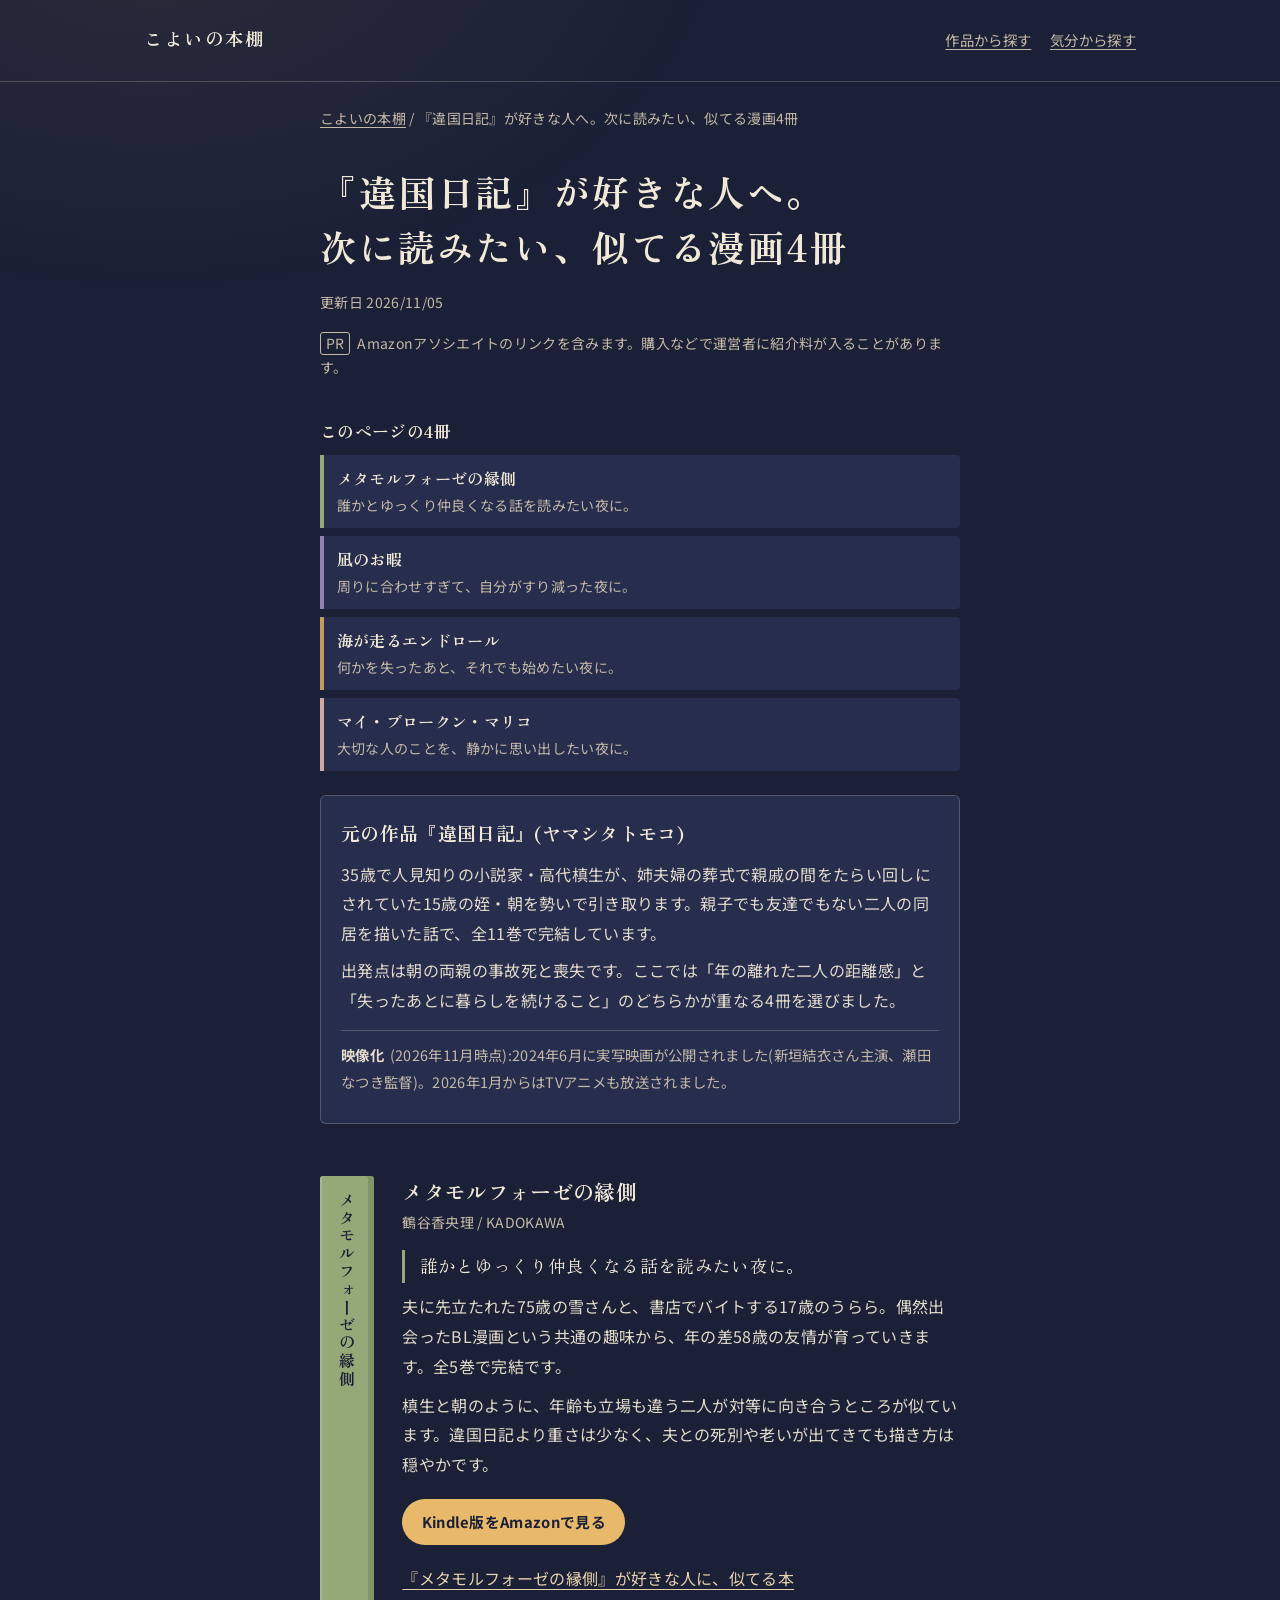
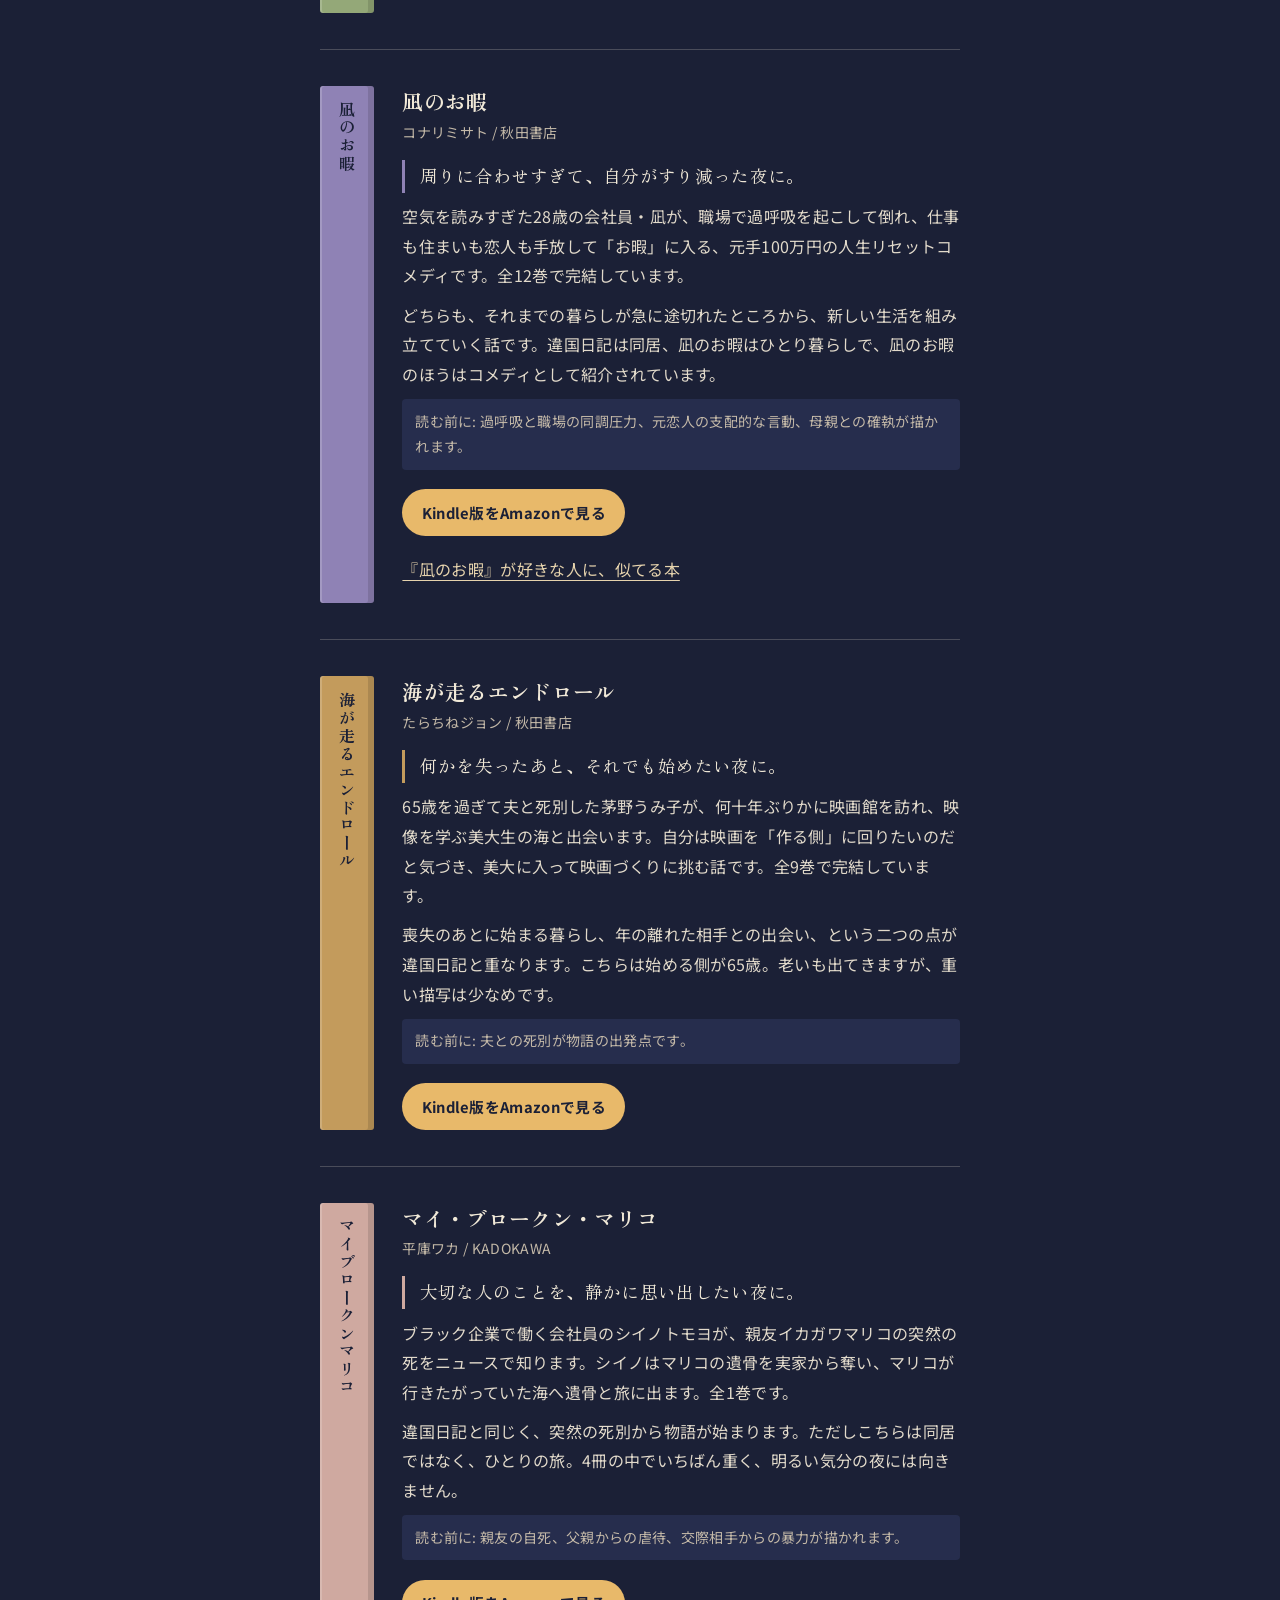
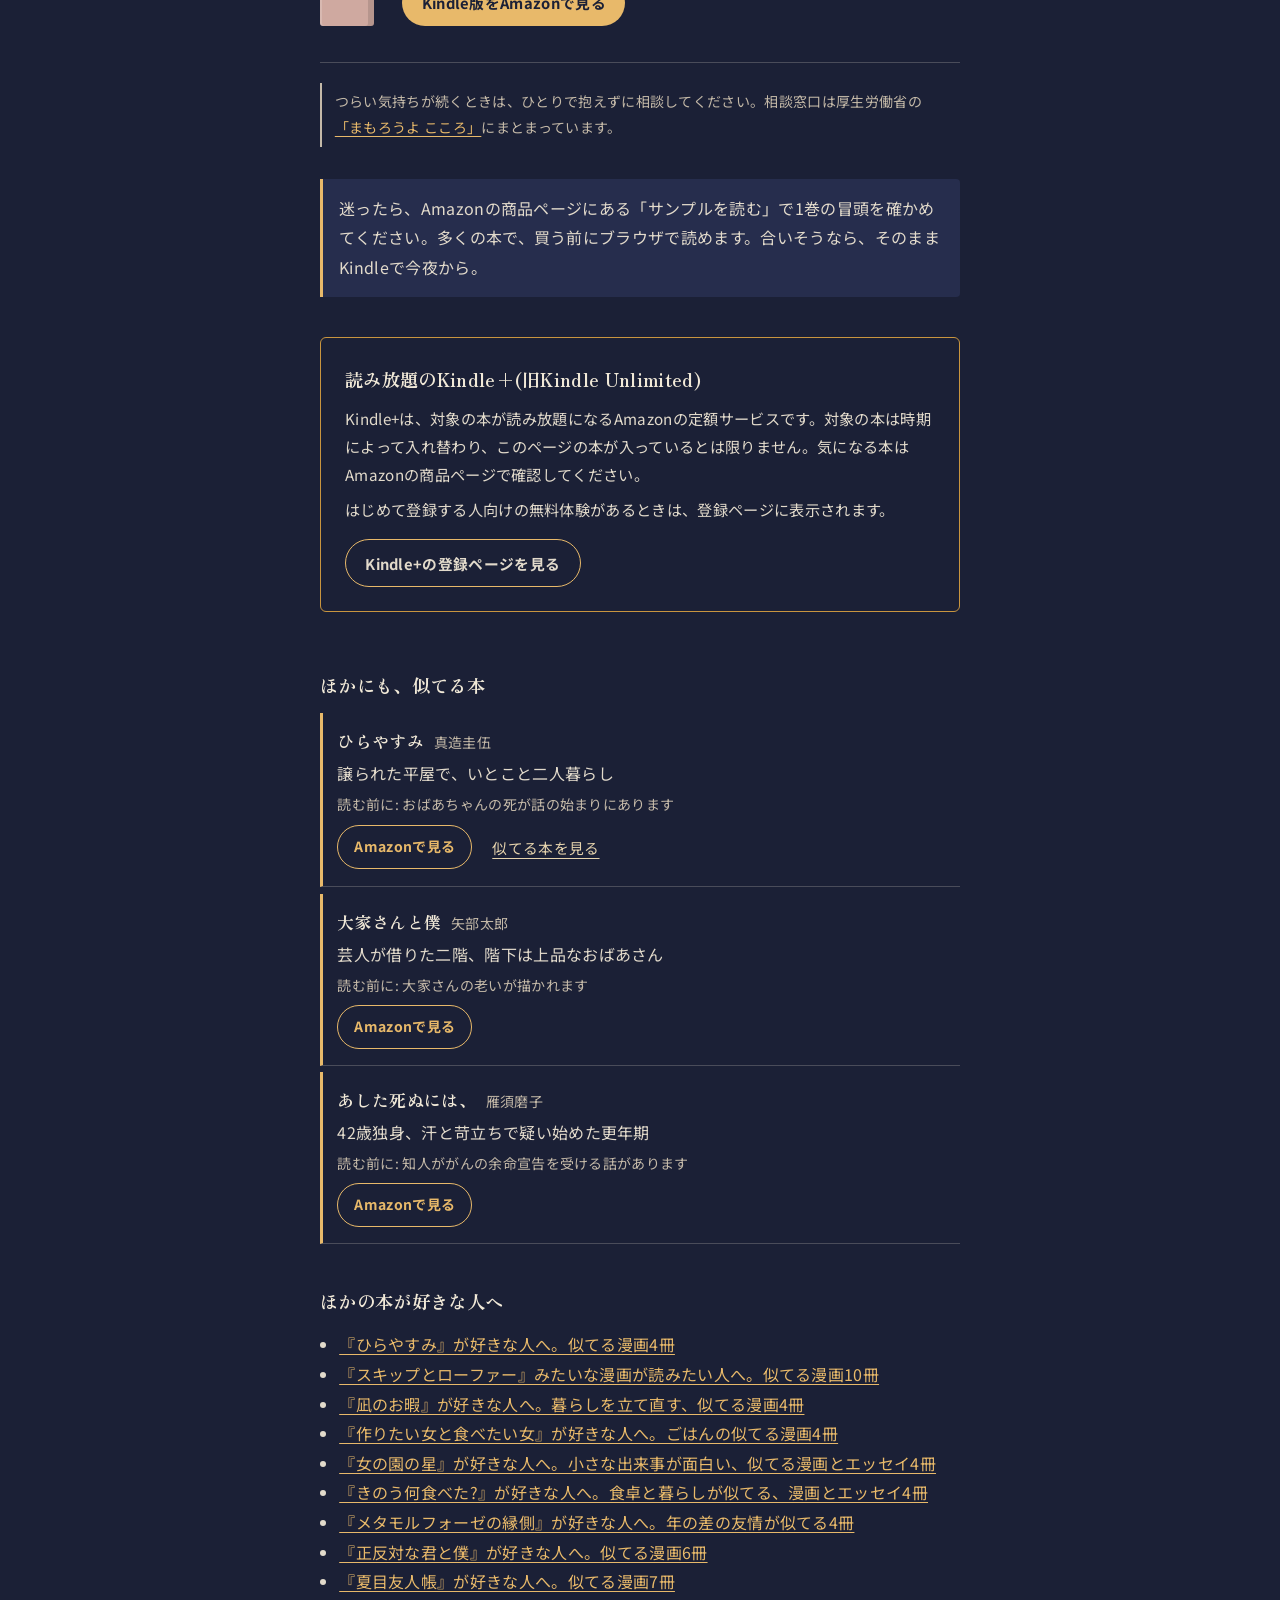
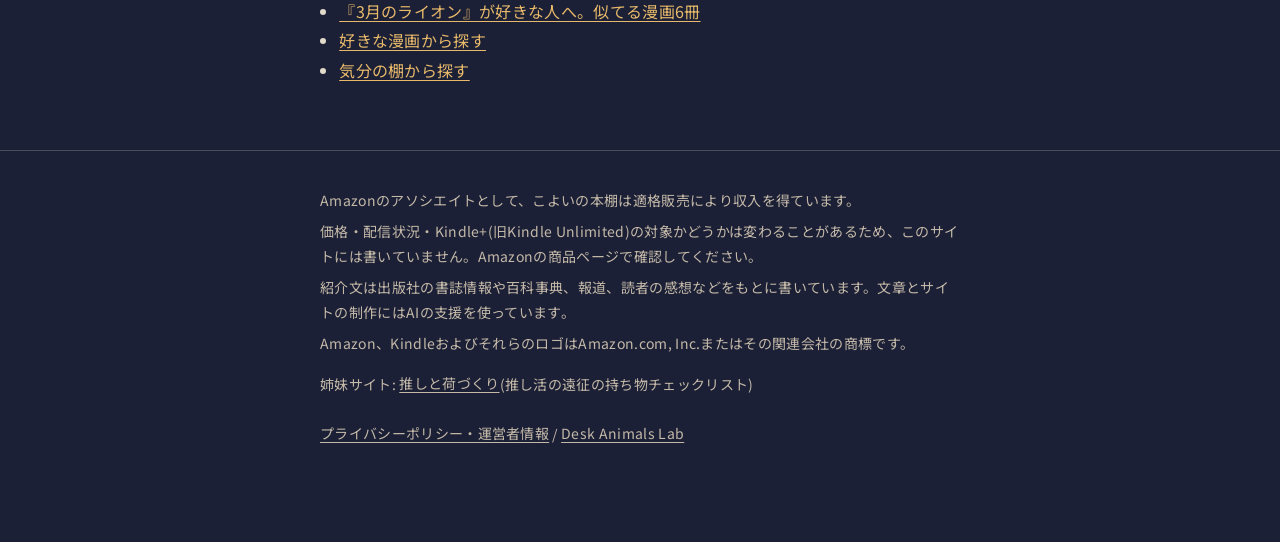
<file: ikoku/index.html>
<!DOCTYPE html>
<html lang="ja">
<head>
<meta charset="UTF-8">
<meta name="viewport" content="width=device-width, initial-scale=1.0">
<title>『違国日記』が好きな人におすすめ。似てる漫画4冊｜こよいの本棚</title>
<meta name="description" content="15歳の朝と35歳の槙生の同居を描く『違国日記』が好きな人に、『メタモルフォーゼの縁側』『凪のお暇』『海が走るエンドロール』『マイ・ブロークン・マリコ』の4冊。年の離れた相手との距離や、喪失のあとの暮らしが重なる漫画です。">
<link rel="canonical" href="https://deskanimals114510-ai.github.io/koyoi-hondana/ikoku/">
<meta property="og:type" content="article">
<meta property="og:site_name" content="こよいの本棚">
<meta property="og:title" content="『違国日記』が好きな人におすすめ。似てる漫画4冊｜こよいの本棚">
<meta property="og:description" content="15歳の朝と35歳の槙生の同居を描く『違国日記』が好きな人に、『メタモルフォーゼの縁側』『凪のお暇』『海が走るエンドロール』『マイ・ブロークン・マリコ』の4冊。年の離れた相手との距離や、喪失のあとの暮らしが重なる漫画です。">
<meta property="og:url" content="https://deskanimals114510-ai.github.io/koyoi-hondana/ikoku/">
<meta property="og:image" content="https://deskanimals114510-ai.github.io/koyoi-hondana/og-image-2.jpg">
<meta property="og:image:width" content="1200">
<meta property="og:image:height" content="630">
<meta property="og:image:alt" content="こよいの本棚:好きな漫画の次の1冊を探す本棚">
<meta property="og:locale" content="ja_JP">
<meta name="twitter:card" content="summary_large_image">
<meta name="theme-color" content="#1b2036">
<link rel="icon" href="data:image/svg+xml,<svg xmlns=%22http://www.w3.org/2000/svg%22 viewBox=%220 0 100 100%22><rect width=%22100%22 height=%22100%22 rx=%2216%22 fill=%22%231b2036%22/><rect x=%2224%22 y=%2222%22 width=%2214%22 height=%2258%22 fill=%22%238f82b5%22/><rect x=%2242%22 y=%2232%22 width=%2214%22 height=%2248%22 fill=%22%23c98d9c%22/><rect x=%2260%22 y=%2226%22 width=%2214%22 height=%2254%22 fill=%22%23e8b96a%22/></svg>">
<link rel="preconnect" href="https://fonts.googleapis.com">
<link rel="preconnect" href="https://fonts.gstatic.com" crossorigin>
<link href="https://fonts.googleapis.com/css2?family=Noto+Sans+JP:wght@400;700&family=Zen+Old+Mincho:wght@700&display=swap" rel="stylesheet">
<link rel="stylesheet" href="../style.css">
<script defer src="../analytics.js"></script>
<script type="application/ld+json">[{"@context": "https://schema.org", "@type": "BreadcrumbList", "itemListElement": [{"@type": "ListItem", "position": 1, "name": "こよいの本棚", "item": "https://deskanimals114510-ai.github.io/koyoi-hondana/"}, {"@type": "ListItem", "position": 2, "name": "『違国日記』が好きな人へ。次に読みたい、似てる漫画4冊", "item": "https://deskanimals114510-ai.github.io/koyoi-hondana/ikoku/"}]}, {"@context": "https://schema.org", "@type": "Article", "headline": "『違国日記』が好きな人へ。次に読みたい、似てる漫画4冊", "description": "15歳の朝と35歳の槙生の同居を描く『違国日記』が好きな人に、『メタモルフォーゼの縁側』『凪のお暇』『海が走るエンドロール』『マイ・ブロークン・マリコ』の4冊。年の離れた相手との距離や、喪失のあとの暮らしが重なる漫画です。", "datePublished": "2026-10-22", "dateModified": "2026-11-05", "inLanguage": "ja", "mainEntityOfPage": "https://deskanimals114510-ai.github.io/koyoi-hondana/ikoku/", "image": ["https://deskanimals114510-ai.github.io/koyoi-hondana/og-image-2.jpg"], "author": {"@type": "Organization", "name": "こよいの本棚", "url": "https://deskanimals114510-ai.github.io/koyoi-hondana/"}}]</script>
</head>
<body>
<a class="skip-link" href="#main">本文へ移動</a>
<header class="site-header">
  <div class="wrap">
    <a class="site-name" href="../">こよいの本棚</a>
    <nav aria-label="サイト内"><a href="../#works">作品から探す</a> <a href="../#mood-entry">気分から探す</a></nav>
  </div>
</header>
<main id="main">
<div class="wrap-text">
  <p class="crumbs"><a href="../">こよいの本棚</a> / 『違国日記』が好きな人へ。次に読みたい、似てる漫画4冊</p>
  <div class="page-head">
    <h1>『違国日記』が好きな人へ。次に読みたい、似てる漫画4冊</h1>
    <p class="updated">更新日 <time datetime="2026-11-05">2026/11/05</time></p>
    <p class="pr-note"><b>PR</b>Amazonアソシエイトのリンクを含みます。購入などで運営者に紹介料が入ることがあります。</p>
  </div>
  <nav class="toc" aria-labelledby="toc-h">
    <h2 id="toc-h">このページの4冊</h2>
    <ol><li style="--c: var(--sp-kangae)"><a href="#b-metamor"><span class="toc-title">メタモルフォーゼの縁側</span><span class="toc-night">誰かとゆっくり仲良くなる話を読みたい夜に。</span></a></li><li style="--c: var(--sp-tsukare)"><a href="#b-nagi"><span class="toc-title">凪のお暇</span><span class="toc-night">周りに合わせすぎて、自分がすり減った夜に。</span></a></li><li style="--c: var(--sp-ganbari)"><a href="#b-umiga"><span class="toc-title">海が走るエンドロール</span><span class="toc-night">何かを失ったあと、それでも始めたい夜に。</span></a></li><li style="--c: var(--sp-naki)"><a href="#b-mariko"><span class="toc-title">マイ・ブロークン・マリコ</span><span class="toc-night">大切な人のことを、静かに思い出したい夜に。</span></a></li></ol>
  </nav>
  <section class="anchor" aria-labelledby="anchor-h">
    <h2 id="anchor-h">元の作品『違国日記』(ヤマシタトモコ)</h2>
    <p>35歳で人見知りの小説家・高代槙生が、姉夫婦の葬式で親戚の間をたらい回しにされていた15歳の姪・朝を勢いで引き取ります。親子でも友達でもない二人の同居を描いた話で、全11巻で完結しています。</p><p>出発点は朝の両親の事故死と喪失です。ここでは「年の離れた二人の距離感」と「失ったあとに暮らしを続けること」のどちらかが重なる4冊を選びました。</p>
    <p class="media"><b>映像化</b>(2026年11月時点):2024年6月に実写映画が公開されました(新垣結衣さん主演、瀬田なつき監督)。2026年1月からはTVアニメも放送されました。</p>
  </section>
  <section class="pick" id="b-metamor" style="--c: var(--sp-kangae)" aria-labelledby="pick-metamor">
    <div class="pick-spine" aria-hidden="true"><span>メタモルフォーゼの縁側</span></div>
    <div>
      <h2 id="pick-metamor">メタモルフォーゼの縁側</h2>
      <p class="by">鶴谷香央理 / KADOKAWA</p>
      <p class="night">誰かとゆっくり仲良くなる話を読みたい夜に。</p>
      <p>夫に先立たれた75歳の雪さんと、書店でバイトする17歳のうらら。偶然出会ったBL漫画という共通の趣味から、年の差58歳の友情が育っていきます。全5巻で完結です。</p><p>槙生と朝のように、年齢も立場も違う二人が対等に向き合うところが似ています。違国日記より重さは少なく、夫との死別や老いが出てきても描き方は穏やかです。</p>
      <a class="btn-amazon" href="https://www.amazon.co.jp/dp/B07CJ9RJFY?tag=tinywonders-22" target="_blank" rel="sponsored noopener" data-book="metamor" data-kind="book"><span class="vh">『メタモルフォーゼの縁側』の</span>Kindle版をAmazonで見る<span class="vh">(新しいタブで開きます)</span></a>
      <p class="pick-more"><a class="link-page" href="../metamor/">『メタモルフォーゼの縁側』が好きな人に、似てる本</a></p>
    </div>
  </section>
  <section class="pick" id="b-nagi" style="--c: var(--sp-tsukare)" aria-labelledby="pick-nagi">
    <div class="pick-spine" aria-hidden="true"><span>凪のお暇</span></div>
    <div>
      <h2 id="pick-nagi">凪のお暇</h2>
      <p class="by">コナリミサト / 秋田書店</p>
      <p class="night">周りに合わせすぎて、自分がすり減った夜に。</p>
      <p>空気を読みすぎた28歳の会社員・凪が、職場で過呼吸を起こして倒れ、仕事も住まいも恋人も手放して「お暇」に入る、元手100万円の人生リセットコメディです。全12巻で完結しています。</p><p>どちらも、それまでの暮らしが急に途切れたところから、新しい生活を組み立てていく話です。違国日記は同居、凪のお暇はひとり暮らしで、凪のお暇のほうはコメディとして紹介されています。</p><p class="note">読む前に: 過呼吸と職場の同調圧力、元恋人の支配的な言動、母親との確執が描かれます。</p>
      <a class="btn-amazon" href="https://www.amazon.co.jp/dp/B072Q32L5S?tag=tinywonders-22" target="_blank" rel="sponsored noopener" data-book="nagi" data-kind="book"><span class="vh">『凪のお暇』の</span>Kindle版をAmazonで見る<span class="vh">(新しいタブで開きます)</span></a>
      <p class="pick-more"><a class="link-page" href="../nagi/">『凪のお暇』が好きな人に、似てる本</a></p>
    </div>
  </section>
  <section class="pick" id="b-umiga" style="--c: var(--sp-ganbari)" aria-labelledby="pick-umiga">
    <div class="pick-spine" aria-hidden="true"><span>海が走るエンドロール</span></div>
    <div>
      <h2 id="pick-umiga">海が走るエンドロール</h2>
      <p class="by">たらちねジョン / 秋田書店</p>
      <p class="night">何かを失ったあと、それでも始めたい夜に。</p>
      <p>65歳を過ぎて夫と死別した茅野うみ子が、何十年ぶりかに映画館を訪れ、映像を学ぶ美大生の海と出会います。自分は映画を「作る側」に回りたいのだと気づき、美大に入って映画づくりに挑む話です。全9巻で完結しています。</p><p>喪失のあとに始まる暮らし、年の離れた相手との出会い、という二つの点が違国日記と重なります。こちらは始める側が65歳。老いも出てきますが、重い描写は少なめです。</p><p class="note">読む前に: 夫との死別が物語の出発点です。</p>
      <a class="btn-amazon" href="https://www.amazon.co.jp/dp/B0998VLH5Q?tag=tinywonders-22" target="_blank" rel="sponsored noopener" data-book="umiga" data-kind="book"><span class="vh">『海が走るエンドロール』の</span>Kindle版をAmazonで見る<span class="vh">(新しいタブで開きます)</span></a>
      
    </div>
  </section>
  <section class="pick" id="b-mariko" style="--c: var(--sp-naki)" aria-labelledby="pick-mariko">
    <div class="pick-spine" aria-hidden="true"><span>マイブロークンマリコ</span></div>
    <div>
      <h2 id="pick-mariko">マイ・ブロークン・マリコ</h2>
      <p class="by">平庫ワカ / KADOKAWA</p>
      <p class="night">大切な人のことを、静かに思い出したい夜に。</p>
      <p>ブラック企業で働く会社員のシイノトモヨが、親友イカガワマリコの突然の死をニュースで知ります。シイノはマリコの遺骨を実家から奪い、マリコが行きたがっていた海へ遺骨と旅に出ます。全1巻です。</p><p>違国日記と同じく、突然の死別から物語が始まります。ただしこちらは同居ではなく、ひとりの旅。4冊の中でいちばん重く、明るい気分の夜には向きません。</p><p class="note">読む前に: 親友の自死、父親からの虐待、交際相手からの暴力が描かれます。</p>
      <a class="btn-amazon" href="https://www.amazon.co.jp/dp/B082PFRKPB?tag=tinywonders-22" target="_blank" rel="sponsored noopener" data-book="mariko" data-kind="book"><span class="vh">『マイ・ブロークン・マリコ』の</span>Kindle版をAmazonで見る<span class="vh">(新しいタブで開きます)</span></a>
      
    </div>
  </section>
  <p class="help-line">つらい気持ちが続くときは、ひとりで抱えずに相談してください。相談窓口は厚生労働省の<a href="https://www.mhlw.go.jp/mamorouyokokoro/" target="_blank" rel="noopener">「まもろうよ こころ」<span class="vh">(新しいタブで開きます)</span></a>にまとまっています。</p>
  <p class="sample-line">迷ったら、Amazonの商品ページにある「サンプルを読む」で1巻の冒頭を確かめてください。多くの本で、買う前にブラウザで読めます。合いそうなら、そのままKindleで今夜から。</p>
  <aside class="ku" aria-labelledby="ku-title">
  <h2 id="ku-title">読み放題のKindle+(旧Kindle Unlimited)</h2>
  <p>Kindle+は、対象の本が読み放題になるAmazonの定額サービスです。対象の本は時期によって入れ替わり、このページの本が入っているとは限りません。気になる本はAmazonの商品ページで確認してください。</p>
  <p>はじめて登録する人向けの無料体験があるときは、登録ページに表示されます。</p>
  <a class="btn-amazon" href="https://www.amazon.co.jp/kindle-dbs/hz/signup?tag=tinywonders-22" target="_blank" rel="sponsored noopener" data-kind="ku">Kindle+の登録ページを見る<span class="vh">(新しいタブで開きます)</span></a>
</aside>
  <section class="also" aria-labelledby="also-h">
    <h2 id="also-h">ほかにも、似てる本</h2>
    <ul class="book-list">
      <li class="book-row">
        <div class="row-head"><h3>ひらやすみ</h3><p class="by">真造圭伍</p></div>
        <p class="tagline">譲られた平屋で、いとこと二人暮らし</p>
        
        <p class="row-note">読む前に: おばあちゃんの死が話の始まりにあります</p>
        <div class="book-links"><a class="btn-line" href="https://www.amazon.co.jp/dp/B09DG3MH93?tag=tinywonders-22" target="_blank" rel="sponsored noopener" data-book="hirayasumi" data-kind="book"><span class="vh">『ひらやすみ』の</span>Amazonで見る<span class="vh">(新しいタブで開きます)</span></a><a class="link-page" href="../hirayasumi/">似てる本を見る<span class="vh">(『ひらやすみ』が好きな人へ)</span></a></div>
      </li>
      <li class="book-row">
        <div class="row-head"><h3>大家さんと僕</h3><p class="by">矢部太郎</p></div>
        <p class="tagline">芸人が借りた二階、階下は上品なおばあさん</p>
        
        <p class="row-note">読む前に: 大家さんの老いが描かれます</p>
        <div class="book-links"><a class="btn-line" href="https://www.amazon.co.jp/dp/B0D3LHJS3T?tag=tinywonders-22" target="_blank" rel="sponsored noopener" data-book="ooya" data-kind="book"><span class="vh">『大家さんと僕』の</span>Amazonで見る<span class="vh">(新しいタブで開きます)</span></a></div>
      </li>
      <li class="book-row">
        <div class="row-head"><h3>あした死ぬには、</h3><p class="by">雁須磨子</p></div>
        <p class="tagline">42歳独身、汗と苛立ちで疑い始めた更年期</p>
        
        <p class="row-note">読む前に: 知人ががんの余命宣告を受ける話があります</p>
        <div class="book-links"><a class="btn-line" href="https://www.amazon.co.jp/dp/B07SQCX21V?tag=tinywonders-22" target="_blank" rel="sponsored noopener" data-book="ashita" data-kind="book"><span class="vh">『あした死ぬには、』の</span>Amazonで見る<span class="vh">(新しいタブで開きます)</span></a></div>
      </li>
    </ul>
  </section>
  <nav class="more" aria-labelledby="more-h">
    <h2 id="more-h">ほかの本が好きな人へ</h2>
    <ul><li><a href="../hirayasumi/">『ひらやすみ』が好きな人へ。似てる漫画4冊</a></li><li><a href="../skip/">『スキップとローファー』みたいな漫画が読みたい人へ。似てる漫画10冊</a></li><li><a href="../nagi/">『凪のお暇』が好きな人へ。暮らしを立て直す、似てる漫画4冊</a></li><li><a href="../tsukutabe/">『作りたい女と食べたい女』が好きな人へ。ごはんの似てる漫画4冊</a></li><li><a href="../onnanosono/">『女の園の星』が好きな人へ。小さな出来事が面白い、似てる漫画とエッセイ4冊</a></li><li><a href="../nanitabe/">『きのう何食べた?』が好きな人へ。食卓と暮らしが似てる、漫画とエッセイ4冊</a></li><li><a href="../metamor/">『メタモルフォーゼの縁側』が好きな人へ。年の差の友情が似てる4冊</a></li><li><a href="../seihantai/">『正反対な君と僕』が好きな人へ。似てる漫画6冊</a></li><li><a href="../natsume/">『夏目友人帳』が好きな人へ。似てる漫画7冊</a></li><li><a href="../lion/">『3月のライオン』が好きな人へ。似てる漫画6冊</a></li><li><a href="../#works">好きな漫画から探す</a></li><li><a href="../#mood-entry">気分の棚から探す</a></li></ul>
  </nav>
</div>
</main>
<nav class="fab-nav" aria-label="気分の棚へ戻る"><a class="fab" href="../#mood-entry">気分を変える</a></nav>
<footer class="site-footer">
  <div class="wrap-text">
    <p>Amazonのアソシエイトとして、こよいの本棚は適格販売により収入を得ています。</p>
    <p>価格・配信状況・Kindle+(旧Kindle Unlimited)の対象かどうかは変わることがあるため、このサイトには書いていません。Amazonの商品ページで確認してください。</p>
    <p>紹介文は出版社の書誌情報や百科事典、報道、読者の感想などをもとに書いています。文章とサイトの制作にはAIの支援を使っています。</p>
    <p>Amazon、KindleおよびそれらのロゴはAmazon.com, Inc.またはその関連会社の商標です。</p>
    <p>姉妹サイト: <a href="https://deskanimals114510-ai.github.io/oshi-nizukuri/">推しと荷づくり</a>(推し活の遠征の持ち物チェックリスト)</p>
    <p><a href="../privacy/">プライバシーポリシー・運営者情報</a> / <a href="https://deskanimals114510-ai.github.io/" target="_blank" rel="noopener">Desk Animals Lab</a></p>
  </div>
</footer>
</body>
</html>
</file>
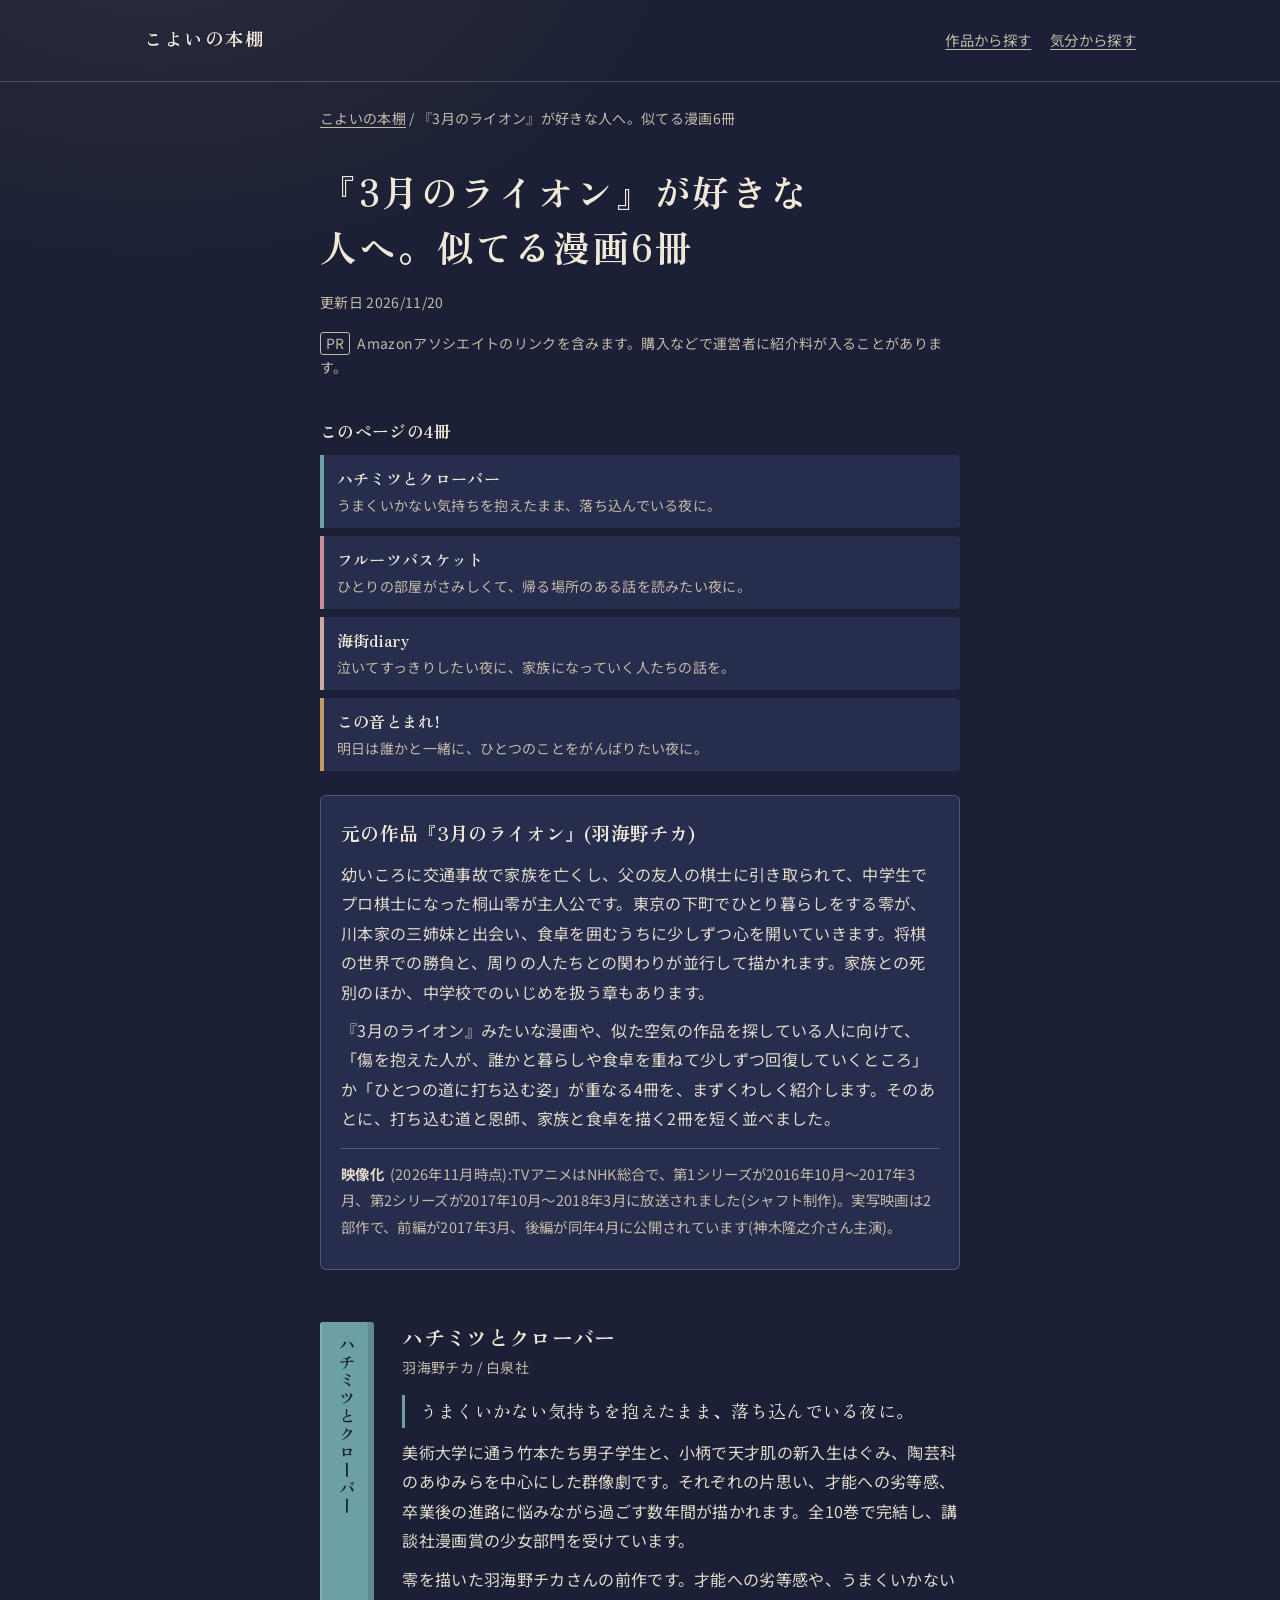
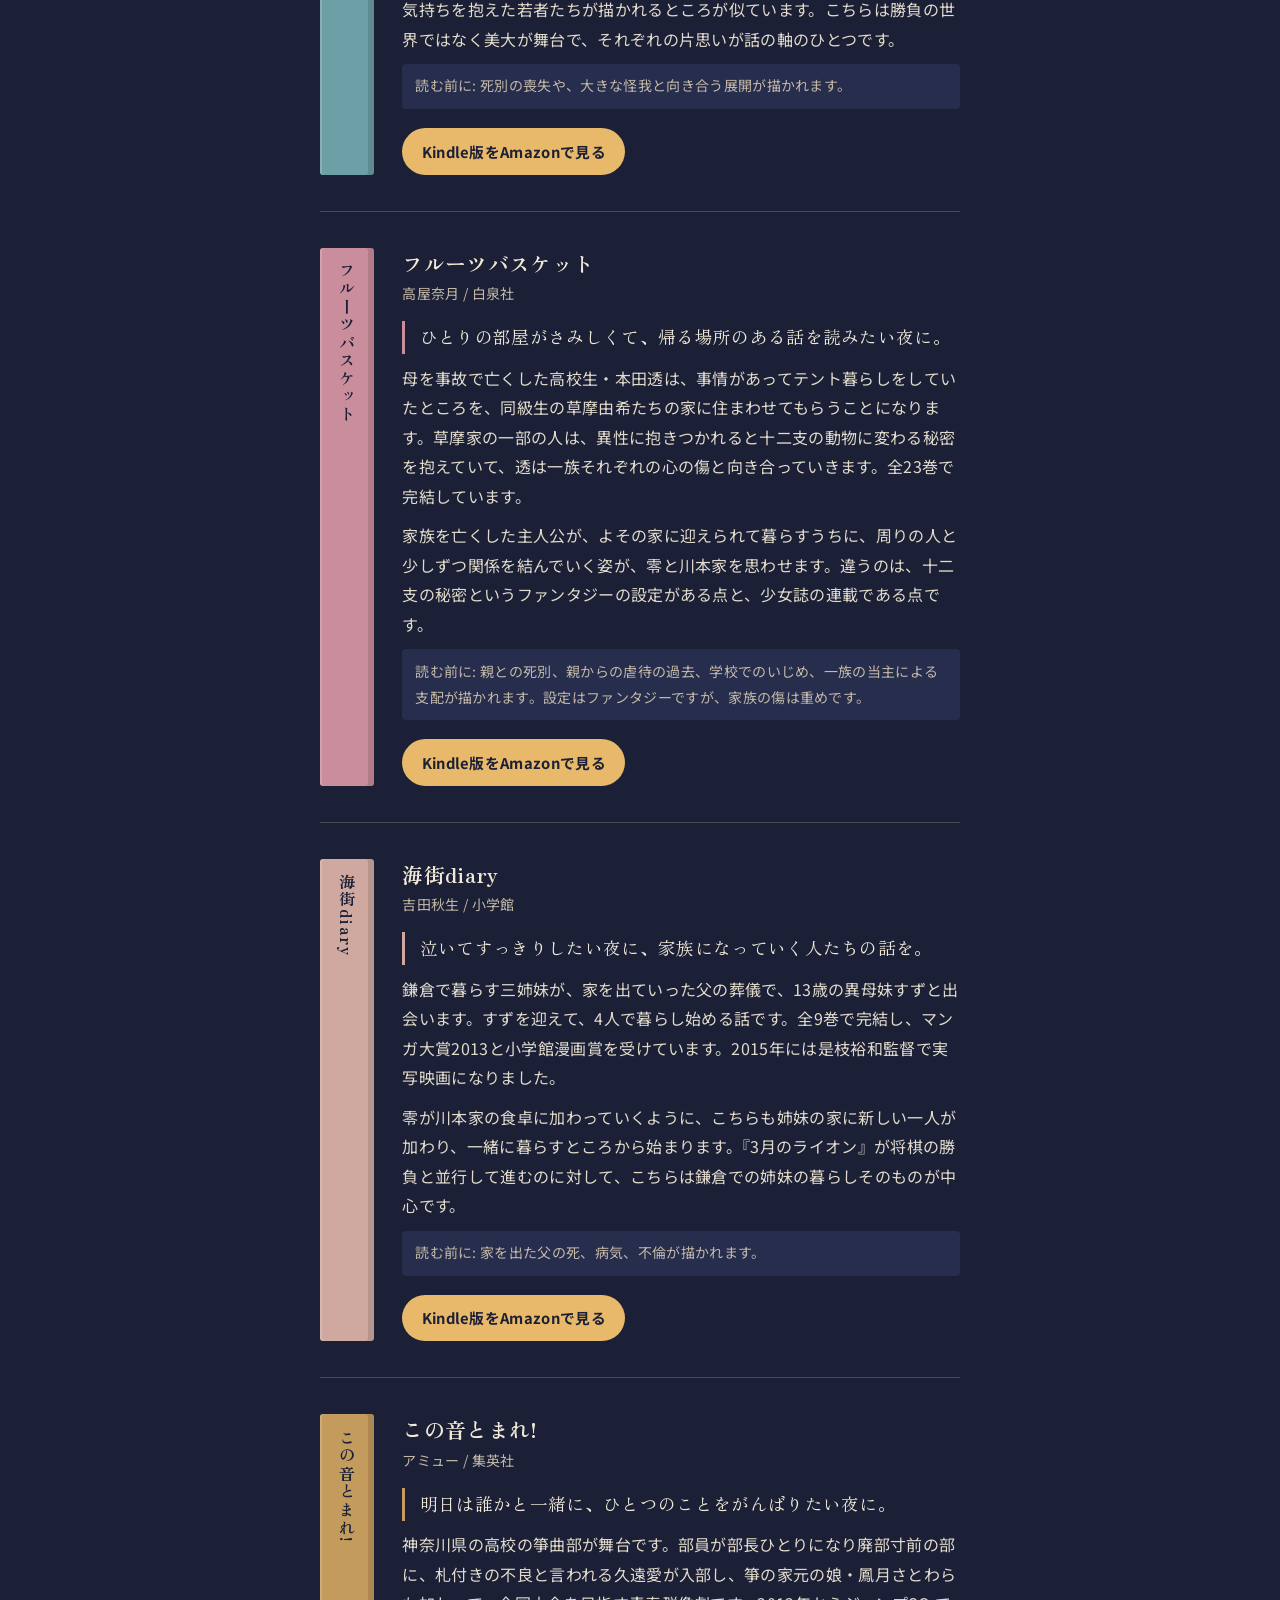
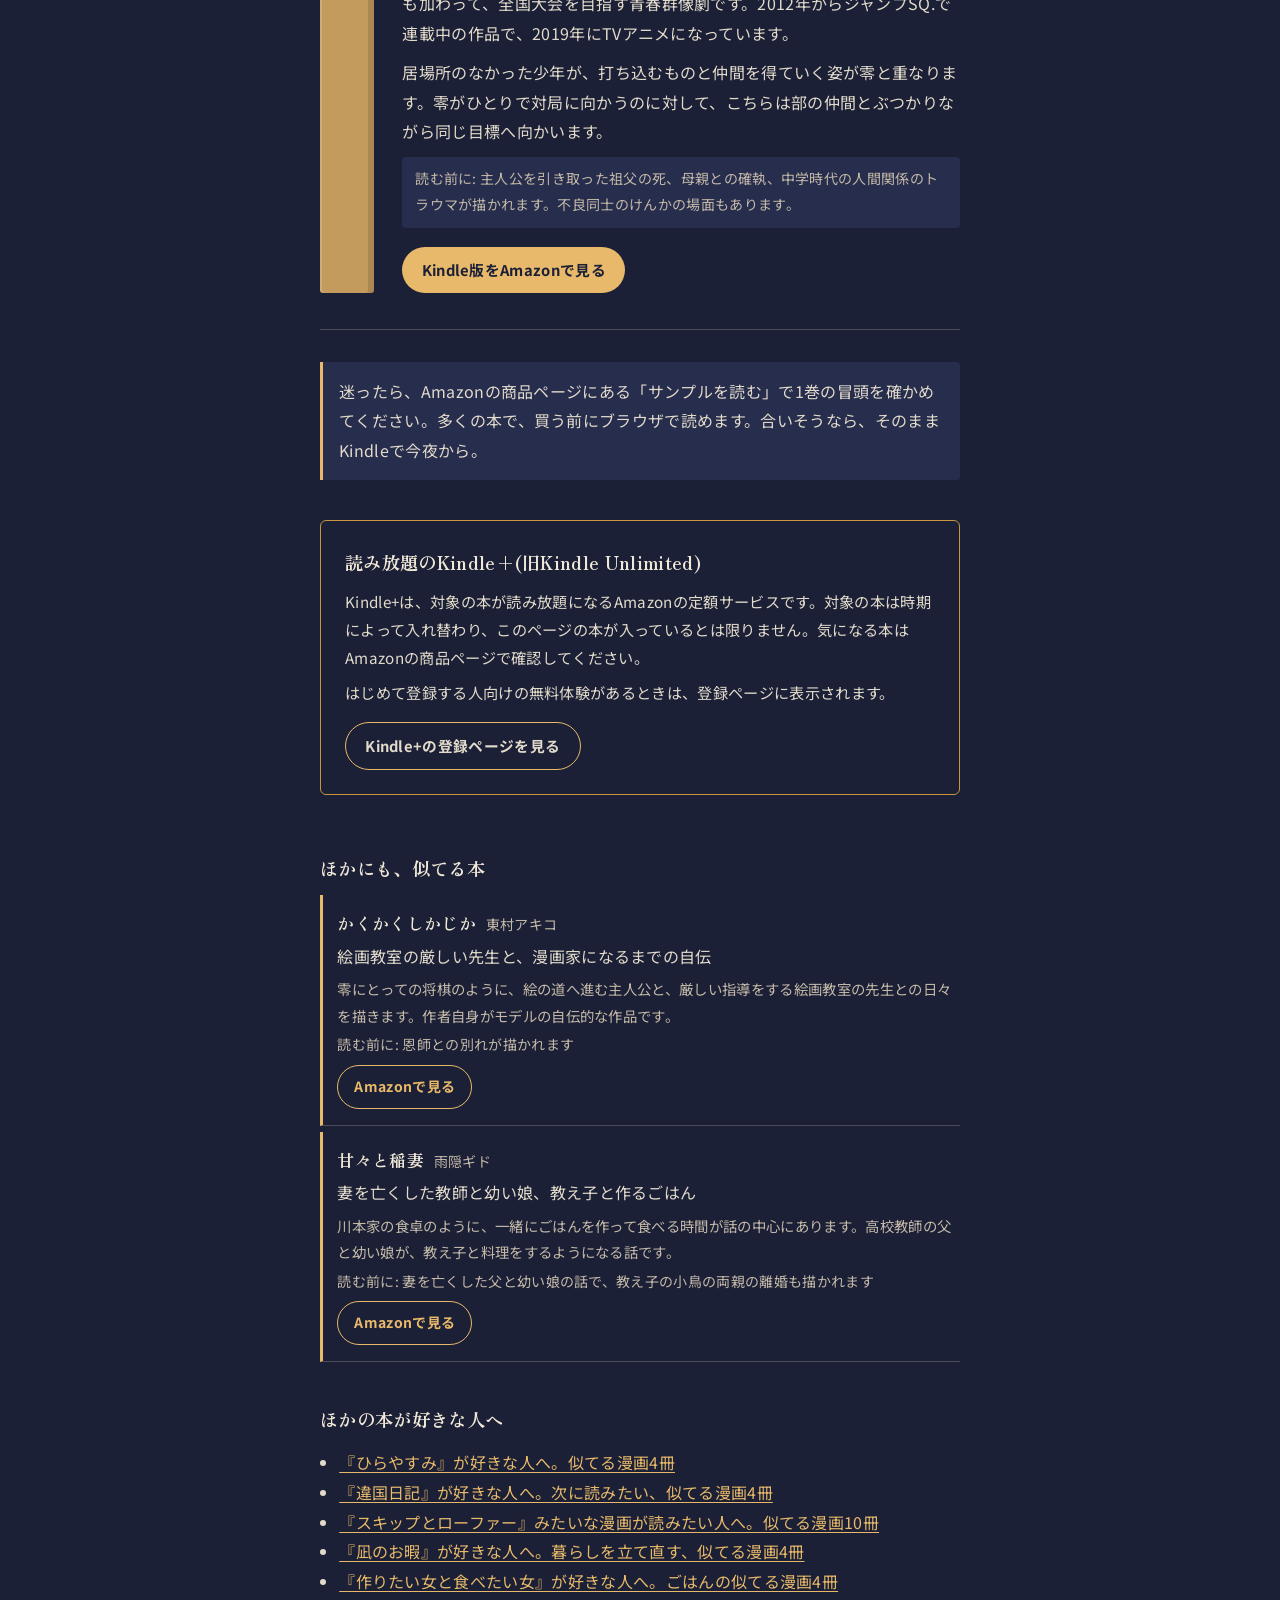
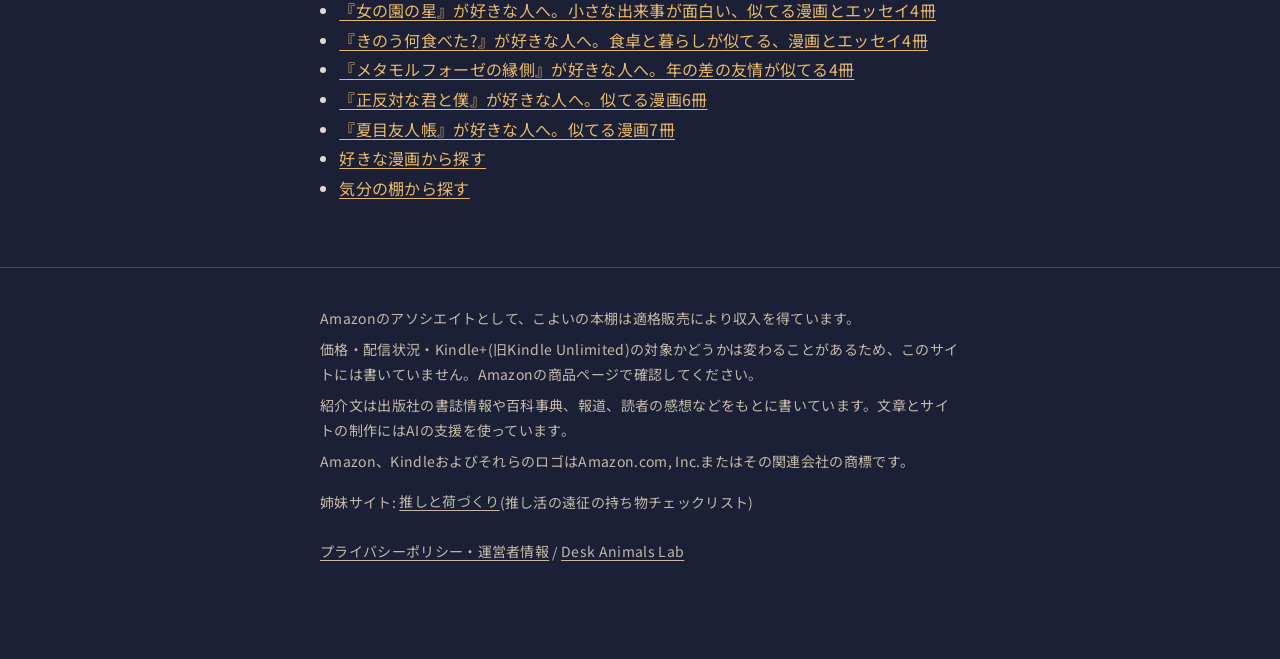
<file: lion/index.html>
<!DOCTYPE html>
<html lang="ja">
<head>
<meta charset="UTF-8">
<meta name="viewport" content="width=device-width, initial-scale=1.0">
<title>『3月のライオン』が好きな人におすすめ。似てる漫画6冊｜こよいの本棚</title>
<meta name="description" content="『3月のライオン』みたいな漫画を探している人に、似てる漫画を6冊。傷を抱えた人が誰かと食卓を囲んで回復していく話や、ひとつの道に打ち込む姿が似ている『ハチミツとクローバー』『フルーツバスケット』『海街diary』『この音とまれ!』ほか。">
<link rel="canonical" href="https://deskanimals114510-ai.github.io/koyoi-hondana/lion/">
<meta property="og:type" content="article">
<meta property="og:site_name" content="こよいの本棚">
<meta property="og:title" content="『3月のライオン』が好きな人におすすめ。似てる漫画6冊｜こよいの本棚">
<meta property="og:description" content="『3月のライオン』みたいな漫画を探している人に、似てる漫画を6冊。傷を抱えた人が誰かと食卓を囲んで回復していく話や、ひとつの道に打ち込む姿が似ている『ハチミツとクローバー』『フルーツバスケット』『海街diary』『この音とまれ!』ほか。">
<meta property="og:url" content="https://deskanimals114510-ai.github.io/koyoi-hondana/lion/">
<meta property="og:image" content="https://deskanimals114510-ai.github.io/koyoi-hondana/og-image-2.jpg">
<meta property="og:image:width" content="1200">
<meta property="og:image:height" content="630">
<meta property="og:image:alt" content="こよいの本棚:好きな漫画の次の1冊を探す本棚">
<meta property="og:locale" content="ja_JP">
<meta name="twitter:card" content="summary_large_image">
<meta name="theme-color" content="#1b2036">
<link rel="icon" href="data:image/svg+xml,<svg xmlns=%22http://www.w3.org/2000/svg%22 viewBox=%220 0 100 100%22><rect width=%22100%22 height=%22100%22 rx=%2216%22 fill=%22%231b2036%22/><rect x=%2224%22 y=%2222%22 width=%2214%22 height=%2258%22 fill=%22%238f82b5%22/><rect x=%2242%22 y=%2232%22 width=%2214%22 height=%2248%22 fill=%22%23c98d9c%22/><rect x=%2260%22 y=%2226%22 width=%2214%22 height=%2254%22 fill=%22%23e8b96a%22/></svg>">
<link rel="preconnect" href="https://fonts.googleapis.com">
<link rel="preconnect" href="https://fonts.gstatic.com" crossorigin>
<link href="https://fonts.googleapis.com/css2?family=Noto+Sans+JP:wght@400;700&family=Zen+Old+Mincho:wght@700&display=swap" rel="stylesheet">
<link rel="stylesheet" href="../style.css">
<script defer src="../analytics.js"></script>
<script type="application/ld+json">[{"@context": "https://schema.org", "@type": "BreadcrumbList", "itemListElement": [{"@type": "ListItem", "position": 1, "name": "こよいの本棚", "item": "https://deskanimals114510-ai.github.io/koyoi-hondana/"}, {"@type": "ListItem", "position": 2, "name": "『3月のライオン』が好きな人へ。似てる漫画6冊", "item": "https://deskanimals114510-ai.github.io/koyoi-hondana/lion/"}]}, {"@context": "https://schema.org", "@type": "Article", "headline": "『3月のライオン』が好きな人へ。似てる漫画6冊", "description": "『3月のライオン』みたいな漫画を探している人に、似てる漫画を6冊。傷を抱えた人が誰かと食卓を囲んで回復していく話や、ひとつの道に打ち込む姿が似ている『ハチミツとクローバー』『フルーツバスケット』『海街diary』『この音とまれ!』ほか。", "datePublished": "2026-11-20", "dateModified": "2026-11-20", "inLanguage": "ja", "mainEntityOfPage": "https://deskanimals114510-ai.github.io/koyoi-hondana/lion/", "image": ["https://deskanimals114510-ai.github.io/koyoi-hondana/og-image-2.jpg"], "author": {"@type": "Organization", "name": "こよいの本棚", "url": "https://deskanimals114510-ai.github.io/koyoi-hondana/"}}]</script>
</head>
<body>
<a class="skip-link" href="#main">本文へ移動</a>
<header class="site-header">
  <div class="wrap">
    <a class="site-name" href="../">こよいの本棚</a>
    <nav aria-label="サイト内"><a href="../#works">作品から探す</a> <a href="../#mood-entry">気分から探す</a></nav>
  </div>
</header>
<main id="main">
<div class="wrap-text">
  <p class="crumbs"><a href="../">こよいの本棚</a> / 『3月のライオン』が好きな人へ。似てる漫画6冊</p>
  <div class="page-head">
    <h1>『3月のライオン』が好きな人へ。似てる漫画6冊</h1>
    <p class="updated">更新日 <time datetime="2026-11-20">2026/11/20</time></p>
    <p class="pr-note"><b>PR</b>Amazonアソシエイトのリンクを含みます。購入などで運営者に紹介料が入ることがあります。</p>
  </div>
  <nav class="toc" aria-labelledby="toc-h">
    <h2 id="toc-h">このページの4冊</h2>
    <ol><li style="--c: var(--sp-ochikomi)"><a href="#b-hachikuro"><span class="toc-title">ハチミツとクローバー</span><span class="toc-night">うまくいかない気持ちを抱えたまま、落ち込んでいる夜に。</span></a></li><li style="--c: var(--sp-sabishii)"><a href="#b-furuba"><span class="toc-title">フルーツバスケット</span><span class="toc-night">ひとりの部屋がさみしくて、帰る場所のある話を読みたい夜に。</span></a></li><li style="--c: var(--sp-naki)"><a href="#b-umimachi"><span class="toc-title">海街diary</span><span class="toc-night">泣いてすっきりしたい夜に、家族になっていく人たちの話を。</span></a></li><li style="--c: var(--sp-ganbari)"><a href="#b-kotomari"><span class="toc-title">この音とまれ!</span><span class="toc-night">明日は誰かと一緒に、ひとつのことをがんばりたい夜に。</span></a></li></ol>
  </nav>
  <section class="anchor" aria-labelledby="anchor-h">
    <h2 id="anchor-h">元の作品『3月のライオン』(羽海野チカ)</h2>
    <p>幼いころに交通事故で家族を亡くし、父の友人の棋士に引き取られて、中学生でプロ棋士になった桐山零が主人公です。東京の下町でひとり暮らしをする零が、川本家の三姉妹と出会い、食卓を囲むうちに少しずつ心を開いていきます。将棋の世界での勝負と、周りの人たちとの関わりが並行して描かれます。家族との死別のほか、中学校でのいじめを扱う章もあります。</p><p>『3月のライオン』みたいな漫画や、似た空気の作品を探している人に向けて、「傷を抱えた人が、誰かと暮らしや食卓を重ねて少しずつ回復していくところ」か「ひとつの道に打ち込む姿」が重なる4冊を、まずくわしく紹介します。そのあとに、打ち込む道と恩師、家族と食卓を描く2冊を短く並べました。</p>
    <p class="media"><b>映像化</b>(2026年11月時点):TVアニメはNHK総合で、第1シリーズが2016年10月〜2017年3月、第2シリーズが2017年10月〜2018年3月に放送されました(シャフト制作)。実写映画は2部作で、前編が2017年3月、後編が同年4月に公開されています(神木隆之介さん主演)。</p>
  </section>
  <section class="pick" id="b-hachikuro" style="--c: var(--sp-ochikomi)" aria-labelledby="pick-hachikuro">
    <div class="pick-spine" aria-hidden="true"><span>ハチミツとクローバー</span></div>
    <div>
      <h2 id="pick-hachikuro">ハチミツとクローバー</h2>
      <p class="by">羽海野チカ / 白泉社</p>
      <p class="night">うまくいかない気持ちを抱えたまま、落ち込んでいる夜に。</p>
      <p>美術大学に通う竹本たち男子学生と、小柄で天才肌の新入生はぐみ、陶芸科のあゆみらを中心にした群像劇です。それぞれの片思い、才能への劣等感、卒業後の進路に悩みながら過ごす数年間が描かれます。全10巻で完結し、講談社漫画賞の少女部門を受けています。</p><p>零を描いた羽海野チカさんの前作です。才能への劣等感や、うまくいかない気持ちを抱えた若者たちが描かれるところが似ています。こちらは勝負の世界ではなく美大が舞台で、それぞれの片思いが話の軸のひとつです。</p><p class="note">読む前に: 死別の喪失や、大きな怪我と向き合う展開が描かれます。</p>
      <a class="btn-amazon" href="https://www.amazon.co.jp/dp/B01JIC5TFG?tag=tinywonders-22" target="_blank" rel="sponsored noopener" data-book="hachikuro" data-kind="book"><span class="vh">『ハチミツとクローバー』の</span>Kindle版をAmazonで見る<span class="vh">(新しいタブで開きます)</span></a>
      
    </div>
  </section>
  <section class="pick" id="b-furuba" style="--c: var(--sp-sabishii)" aria-labelledby="pick-furuba">
    <div class="pick-spine" aria-hidden="true"><span>フルーツバスケット</span></div>
    <div>
      <h2 id="pick-furuba">フルーツバスケット</h2>
      <p class="by">高屋奈月 / 白泉社</p>
      <p class="night">ひとりの部屋がさみしくて、帰る場所のある話を読みたい夜に。</p>
      <p>母を事故で亡くした高校生・本田透は、事情があってテント暮らしをしていたところを、同級生の草摩由希たちの家に住まわせてもらうことになります。草摩家の一部の人は、異性に抱きつかれると十二支の動物に変わる秘密を抱えていて、透は一族それぞれの心の傷と向き合っていきます。全23巻で完結しています。</p><p>家族を亡くした主人公が、よその家に迎えられて暮らすうちに、周りの人と少しずつ関係を結んでいく姿が、零と川本家を思わせます。違うのは、十二支の秘密というファンタジーの設定がある点と、少女誌の連載である点です。</p><p class="note">読む前に: 親との死別、親からの虐待の過去、学校でのいじめ、一族の当主による支配が描かれます。設定はファンタジーですが、家族の傷は重めです。</p>
      <a class="btn-amazon" href="https://www.amazon.co.jp/dp/B00DMU66SK?tag=tinywonders-22" target="_blank" rel="sponsored noopener" data-book="furuba" data-kind="book"><span class="vh">『フルーツバスケット』の</span>Kindle版をAmazonで見る<span class="vh">(新しいタブで開きます)</span></a>
      
    </div>
  </section>
  <section class="pick" id="b-umimachi" style="--c: var(--sp-naki)" aria-labelledby="pick-umimachi">
    <div class="pick-spine" aria-hidden="true"><span>海街diary</span></div>
    <div>
      <h2 id="pick-umimachi">海街diary</h2>
      <p class="by">吉田秋生 / 小学館</p>
      <p class="night">泣いてすっきりしたい夜に、家族になっていく人たちの話を。</p>
      <p>鎌倉で暮らす三姉妹が、家を出ていった父の葬儀で、13歳の異母妹すずと出会います。すずを迎えて、4人で暮らし始める話です。全9巻で完結し、マンガ大賞2013と小学館漫画賞を受けています。2015年には是枝裕和監督で実写映画になりました。</p><p>零が川本家の食卓に加わっていくように、こちらも姉妹の家に新しい一人が加わり、一緒に暮らすところから始まります。『3月のライオン』が将棋の勝負と並行して進むのに対して、こちらは鎌倉での姉妹の暮らしそのものが中心です。</p><p class="note">読む前に: 家を出た父の死、病気、不倫が描かれます。</p>
      <a class="btn-amazon" href="https://www.amazon.co.jp/dp/B00BKR03PY?tag=tinywonders-22" target="_blank" rel="sponsored noopener" data-book="umimachi" data-kind="book"><span class="vh">『海街diary』の</span>Kindle版をAmazonで見る<span class="vh">(新しいタブで開きます)</span></a>
      
    </div>
  </section>
  <section class="pick" id="b-kotomari" style="--c: var(--sp-ganbari)" aria-labelledby="pick-kotomari">
    <div class="pick-spine" aria-hidden="true"><span>この音とまれ!</span></div>
    <div>
      <h2 id="pick-kotomari">この音とまれ!</h2>
      <p class="by">アミュー / 集英社</p>
      <p class="night">明日は誰かと一緒に、ひとつのことをがんばりたい夜に。</p>
      <p>神奈川県の高校の箏曲部が舞台です。部員が部長ひとりになり廃部寸前の部に、札付きの不良と言われる久遠愛が入部し、箏の家元の娘・鳳月さとわらも加わって、全国大会を目指す青春群像劇です。2012年からジャンプSQ.で連載中の作品で、2019年にTVアニメになっています。</p><p>居場所のなかった少年が、打ち込むものと仲間を得ていく姿が零と重なります。零がひとりで対局に向かうのに対して、こちらは部の仲間とぶつかりながら同じ目標へ向かいます。</p><p class="note">読む前に: 主人公を引き取った祖父の死、母親との確執、中学時代の人間関係のトラウマが描かれます。不良同士のけんかの場面もあります。</p>
      <a class="btn-amazon" href="https://www.amazon.co.jp/dp/B00IE010RA?tag=tinywonders-22" target="_blank" rel="sponsored noopener" data-book="kotomari" data-kind="book"><span class="vh">『この音とまれ!』の</span>Kindle版をAmazonで見る<span class="vh">(新しいタブで開きます)</span></a>
      
    </div>
  </section>
  
  <p class="sample-line">迷ったら、Amazonの商品ページにある「サンプルを読む」で1巻の冒頭を確かめてください。多くの本で、買う前にブラウザで読めます。合いそうなら、そのままKindleで今夜から。</p>
  <aside class="ku" aria-labelledby="ku-title">
  <h2 id="ku-title">読み放題のKindle+(旧Kindle Unlimited)</h2>
  <p>Kindle+は、対象の本が読み放題になるAmazonの定額サービスです。対象の本は時期によって入れ替わり、このページの本が入っているとは限りません。気になる本はAmazonの商品ページで確認してください。</p>
  <p>はじめて登録する人向けの無料体験があるときは、登録ページに表示されます。</p>
  <a class="btn-amazon" href="https://www.amazon.co.jp/kindle-dbs/hz/signup?tag=tinywonders-22" target="_blank" rel="sponsored noopener" data-kind="ku">Kindle+の登録ページを見る<span class="vh">(新しいタブで開きます)</span></a>
</aside>
  <section class="also" aria-labelledby="also-h">
    <h2 id="also-h">ほかにも、似てる本</h2>
    <ul class="book-list">
      <li class="book-row">
        <div class="row-head"><h3>かくかくしかじか</h3><p class="by">東村アキコ</p></div>
        <p class="tagline">絵画教室の厳しい先生と、漫画家になるまでの自伝</p>
        <p class="also-why">零にとっての将棋のように、絵の道へ進む主人公と、厳しい指導をする絵画教室の先生との日々を描きます。作者自身がモデルの自伝的な作品です。</p>
        <p class="row-note">読む前に: 恩師との別れが描かれます</p>
        <div class="book-links"><a class="btn-line" href="https://www.amazon.co.jp/dp/B00JIFUCE2?tag=tinywonders-22" target="_blank" rel="sponsored noopener" data-book="kakukaku" data-kind="book"><span class="vh">『かくかくしかじか』の</span>Amazonで見る<span class="vh">(新しいタブで開きます)</span></a></div>
      </li>
      <li class="book-row">
        <div class="row-head"><h3>甘々と稲妻</h3><p class="by">雨隠ギド</p></div>
        <p class="tagline">妻を亡くした教師と幼い娘、教え子と作るごはん</p>
        <p class="also-why">川本家の食卓のように、一緒にごはんを作って食べる時間が話の中心にあります。高校教師の父と幼い娘が、教え子と料理をするようになる話です。</p>
        <p class="row-note">読む前に: 妻を亡くした父と幼い娘の話で、教え子の小鳥の両親の離婚も描かれます</p>
        <div class="book-links"><a class="btn-line" href="https://www.amazon.co.jp/dp/B00ESD51K4?tag=tinywonders-22" target="_blank" rel="sponsored noopener" data-book="amaama" data-kind="book"><span class="vh">『甘々と稲妻』の</span>Amazonで見る<span class="vh">(新しいタブで開きます)</span></a></div>
      </li>
    </ul>
  </section>
  <nav class="more" aria-labelledby="more-h">
    <h2 id="more-h">ほかの本が好きな人へ</h2>
    <ul><li><a href="../hirayasumi/">『ひらやすみ』が好きな人へ。似てる漫画4冊</a></li><li><a href="../ikoku/">『違国日記』が好きな人へ。次に読みたい、似てる漫画4冊</a></li><li><a href="../skip/">『スキップとローファー』みたいな漫画が読みたい人へ。似てる漫画10冊</a></li><li><a href="../nagi/">『凪のお暇』が好きな人へ。暮らしを立て直す、似てる漫画4冊</a></li><li><a href="../tsukutabe/">『作りたい女と食べたい女』が好きな人へ。ごはんの似てる漫画4冊</a></li><li><a href="../onnanosono/">『女の園の星』が好きな人へ。小さな出来事が面白い、似てる漫画とエッセイ4冊</a></li><li><a href="../nanitabe/">『きのう何食べた?』が好きな人へ。食卓と暮らしが似てる、漫画とエッセイ4冊</a></li><li><a href="../metamor/">『メタモルフォーゼの縁側』が好きな人へ。年の差の友情が似てる4冊</a></li><li><a href="../seihantai/">『正反対な君と僕』が好きな人へ。似てる漫画6冊</a></li><li><a href="../natsume/">『夏目友人帳』が好きな人へ。似てる漫画7冊</a></li><li><a href="../#works">好きな漫画から探す</a></li><li><a href="../#mood-entry">気分の棚から探す</a></li></ul>
  </nav>
</div>
</main>
<nav class="fab-nav" aria-label="気分の棚へ戻る"><a class="fab" href="../#mood-entry">気分を変える</a></nav>
<footer class="site-footer">
  <div class="wrap-text">
    <p>Amazonのアソシエイトとして、こよいの本棚は適格販売により収入を得ています。</p>
    <p>価格・配信状況・Kindle+(旧Kindle Unlimited)の対象かどうかは変わることがあるため、このサイトには書いていません。Amazonの商品ページで確認してください。</p>
    <p>紹介文は出版社の書誌情報や百科事典、報道、読者の感想などをもとに書いています。文章とサイトの制作にはAIの支援を使っています。</p>
    <p>Amazon、KindleおよびそれらのロゴはAmazon.com, Inc.またはその関連会社の商標です。</p>
    <p>姉妹サイト: <a href="https://deskanimals114510-ai.github.io/oshi-nizukuri/">推しと荷づくり</a>(推し活の遠征の持ち物チェックリスト)</p>
    <p><a href="../privacy/">プライバシーポリシー・運営者情報</a> / <a href="https://deskanimals114510-ai.github.io/" target="_blank" rel="noopener">Desk Animals Lab</a></p>
  </div>
</footer>
</body>
</html>
</file>
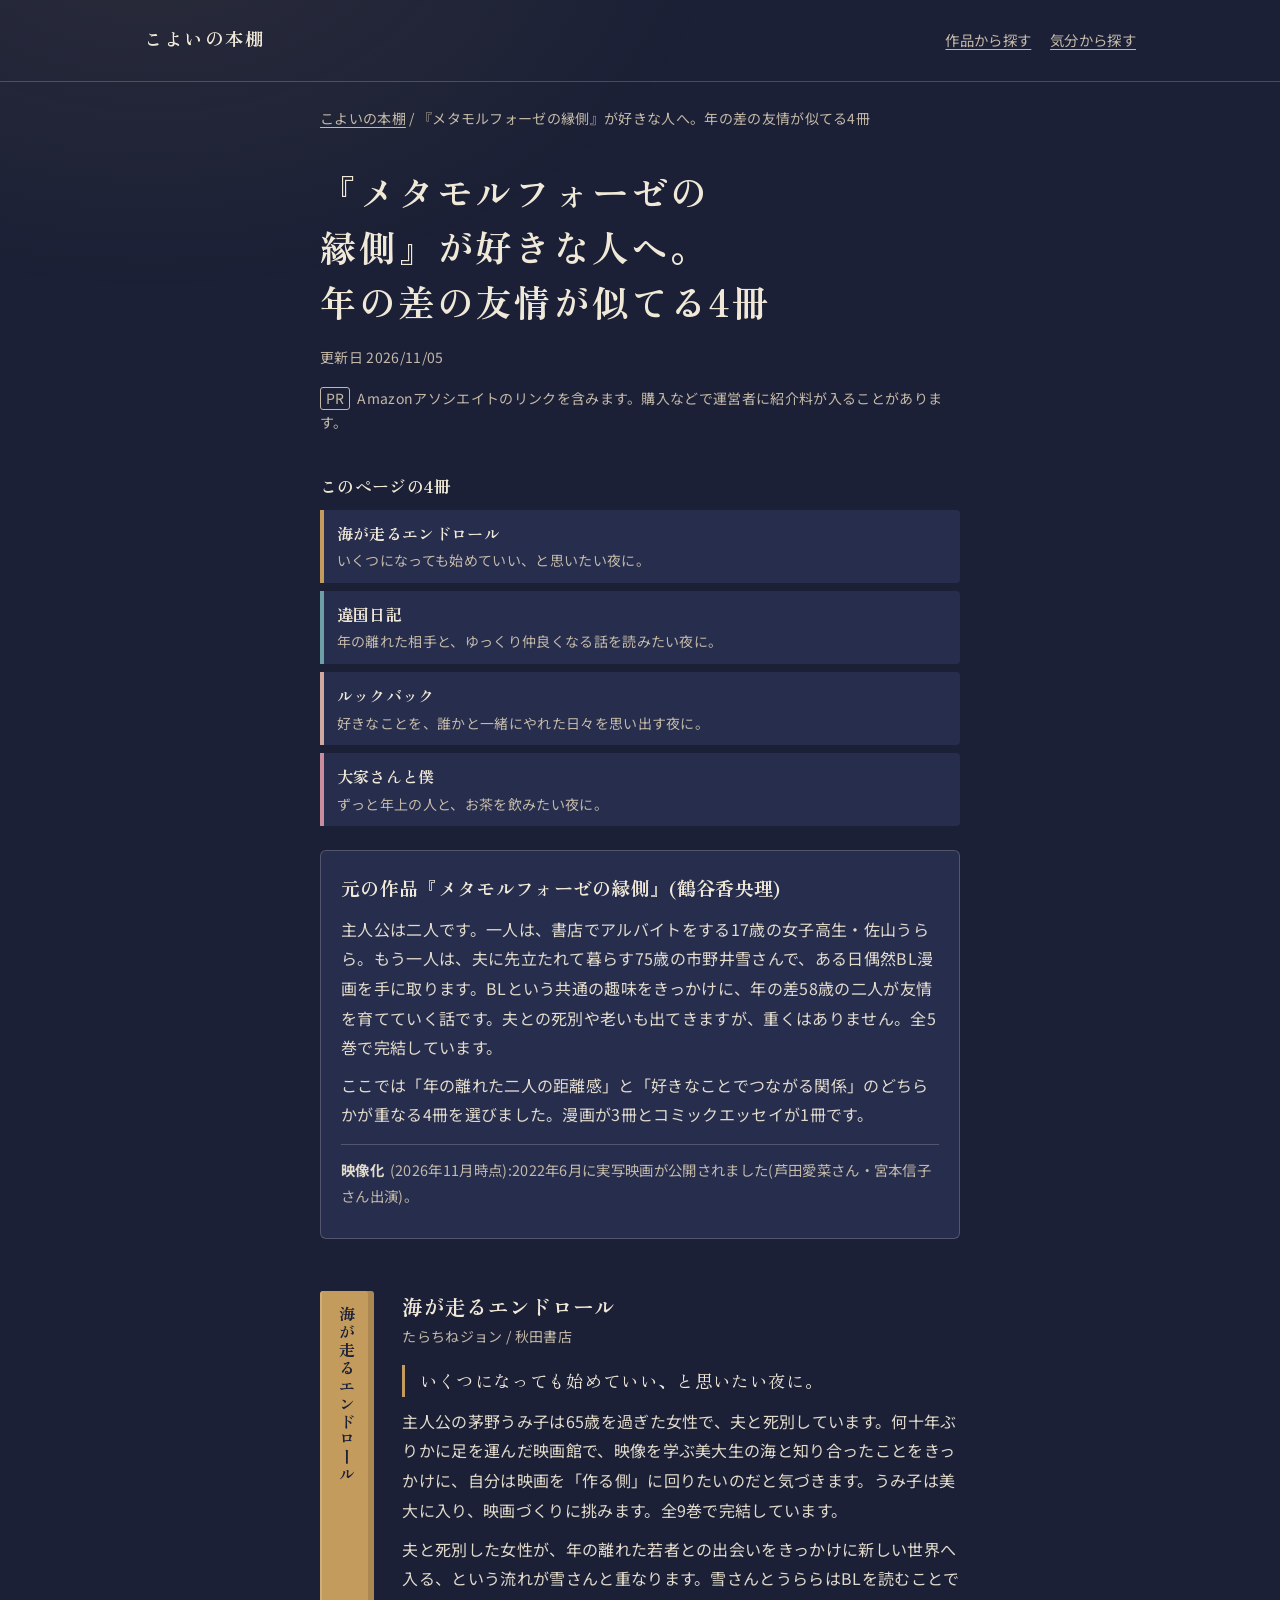
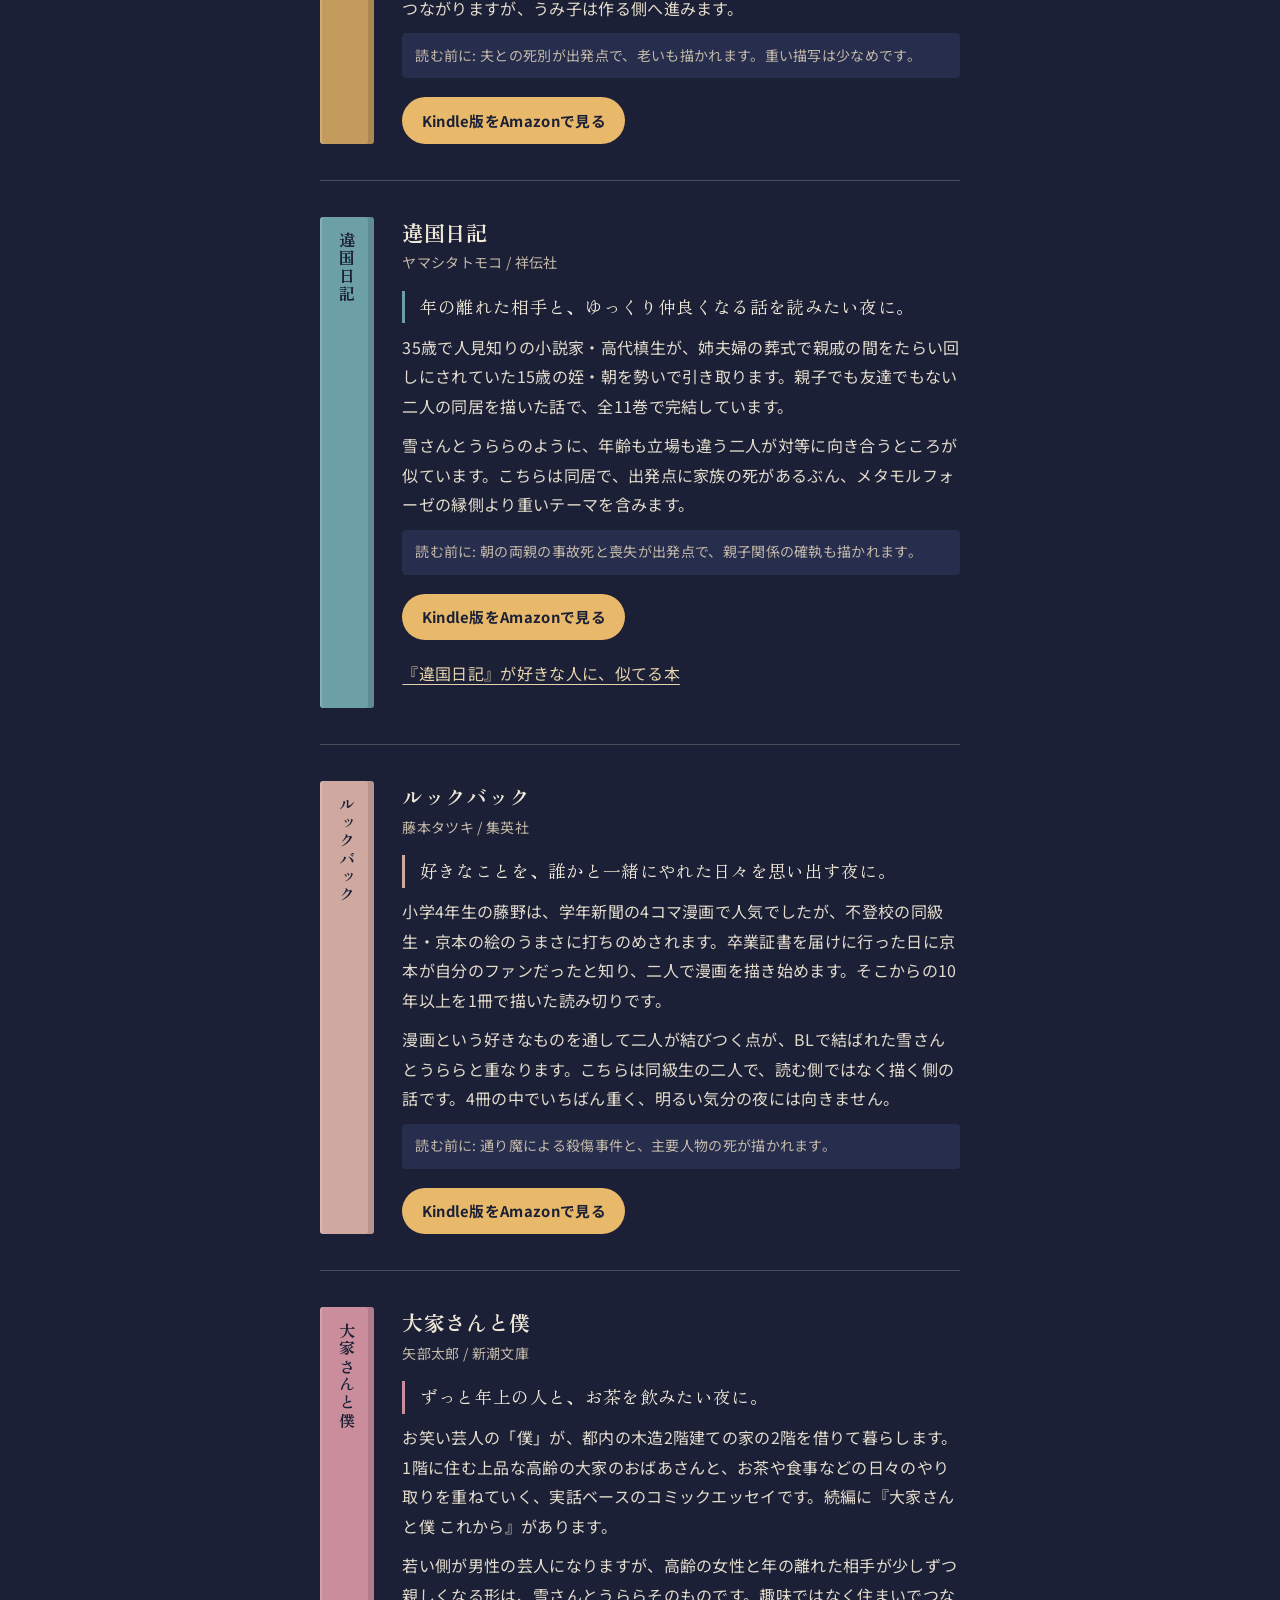
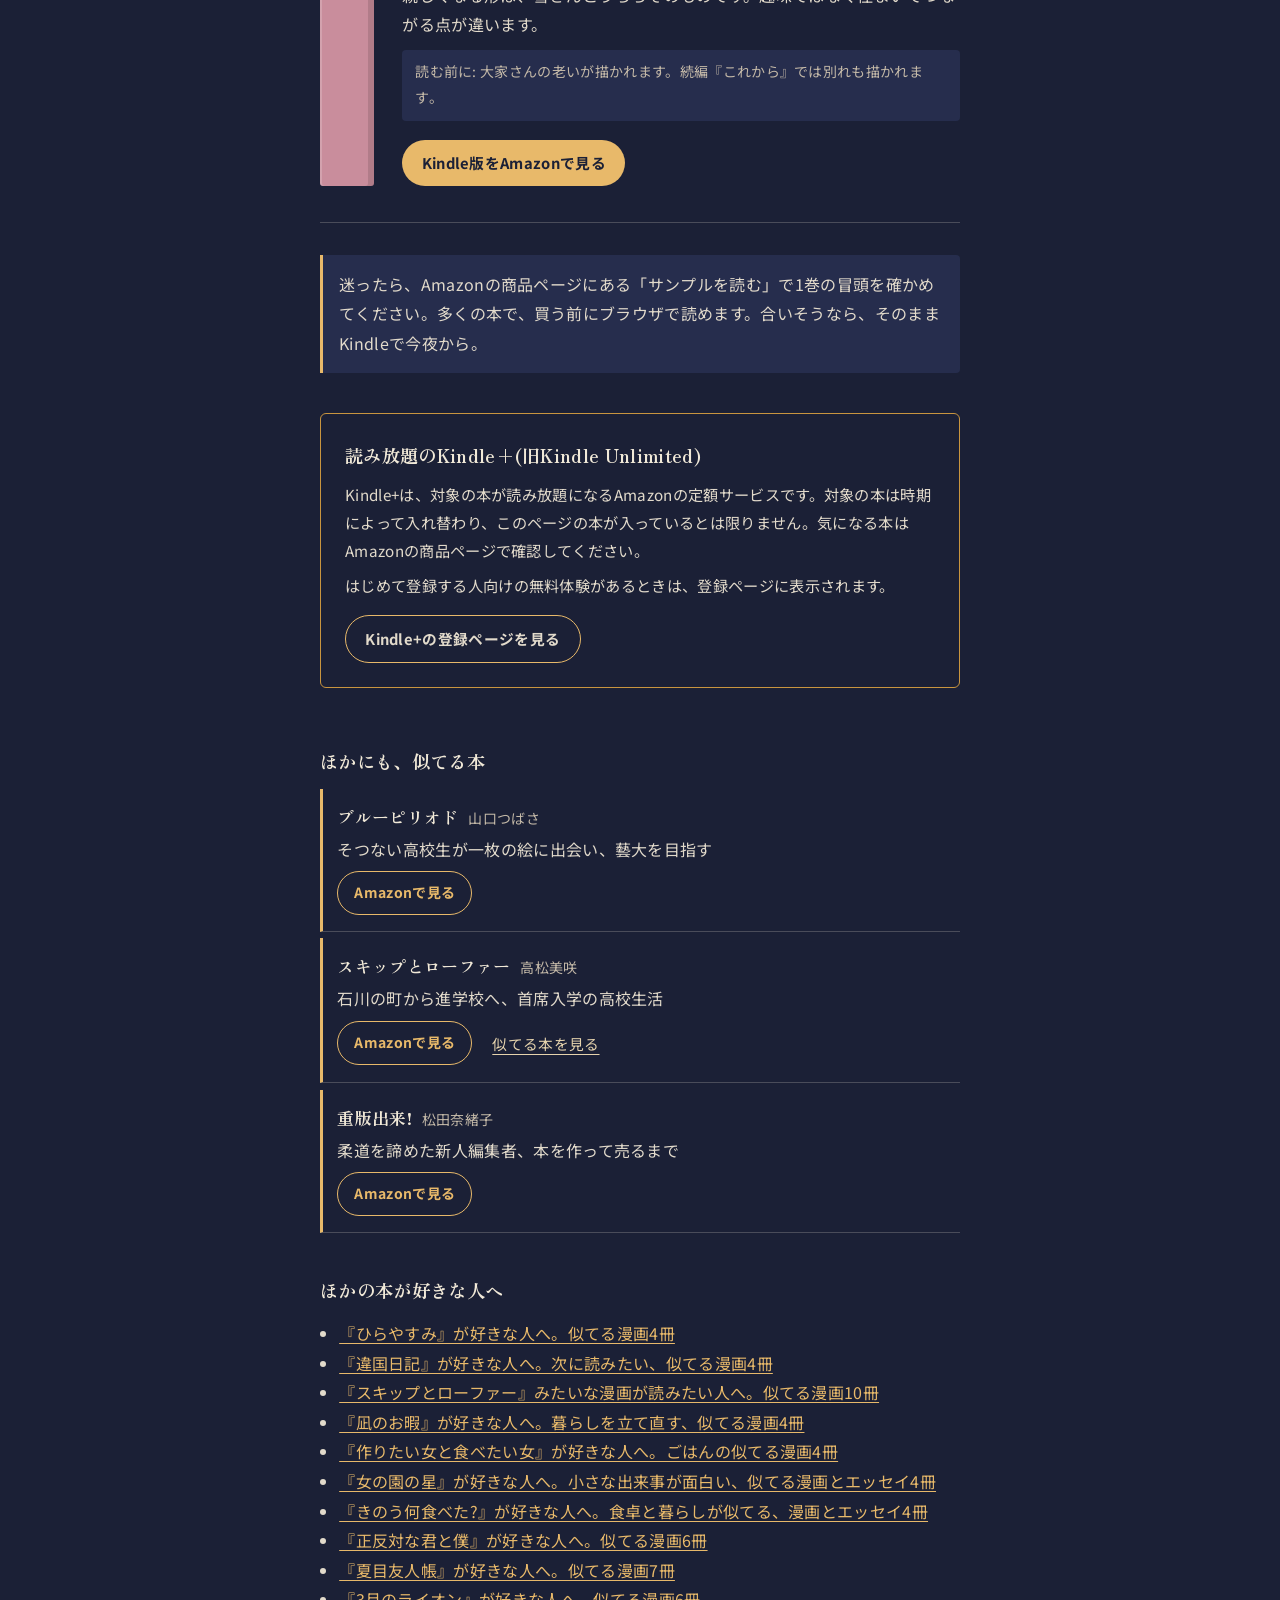
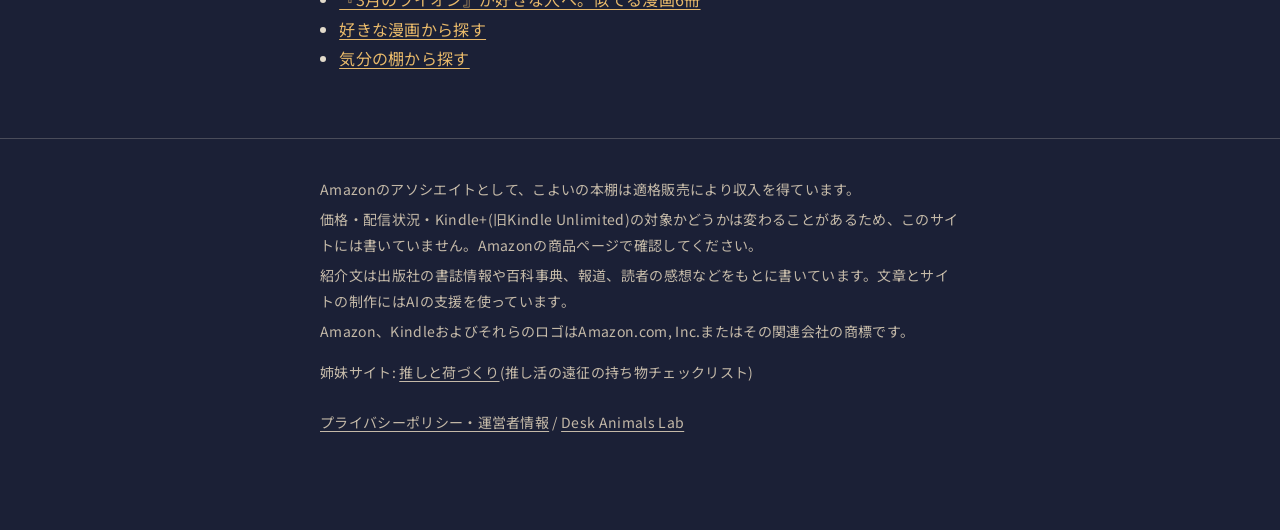
<file: metamor/index.html>
<!DOCTYPE html>
<html lang="ja">
<head>
<meta charset="UTF-8">
<meta name="viewport" content="width=device-width, initial-scale=1.0">
<title>『メタモルフォーゼの縁側』みたいな漫画・年の差の友情が似てる本4冊｜こよいの本棚</title>
<meta name="description" content="75歳の雪さんと17歳のうららの友情を描く『メタモルフォーゼの縁側』が好きな人に、『海が走るエンドロール』『違国日記』『ルックバック』『大家さんと僕』の4冊。年の離れた二人の距離と、好きなことでつながる関係が共通する本です。">
<link rel="canonical" href="https://deskanimals114510-ai.github.io/koyoi-hondana/metamor/">
<meta property="og:type" content="article">
<meta property="og:site_name" content="こよいの本棚">
<meta property="og:title" content="『メタモルフォーゼの縁側』みたいな漫画・年の差の友情が似てる本4冊｜こよいの本棚">
<meta property="og:description" content="75歳の雪さんと17歳のうららの友情を描く『メタモルフォーゼの縁側』が好きな人に、『海が走るエンドロール』『違国日記』『ルックバック』『大家さんと僕』の4冊。年の離れた二人の距離と、好きなことでつながる関係が共通する本です。">
<meta property="og:url" content="https://deskanimals114510-ai.github.io/koyoi-hondana/metamor/">
<meta property="og:image" content="https://deskanimals114510-ai.github.io/koyoi-hondana/og-image-2.jpg">
<meta property="og:image:width" content="1200">
<meta property="og:image:height" content="630">
<meta property="og:image:alt" content="こよいの本棚:好きな漫画の次の1冊を探す本棚">
<meta property="og:locale" content="ja_JP">
<meta name="twitter:card" content="summary_large_image">
<meta name="theme-color" content="#1b2036">
<link rel="icon" href="data:image/svg+xml,<svg xmlns=%22http://www.w3.org/2000/svg%22 viewBox=%220 0 100 100%22><rect width=%22100%22 height=%22100%22 rx=%2216%22 fill=%22%231b2036%22/><rect x=%2224%22 y=%2222%22 width=%2214%22 height=%2258%22 fill=%22%238f82b5%22/><rect x=%2242%22 y=%2232%22 width=%2214%22 height=%2248%22 fill=%22%23c98d9c%22/><rect x=%2260%22 y=%2226%22 width=%2214%22 height=%2254%22 fill=%22%23e8b96a%22/></svg>">
<link rel="preconnect" href="https://fonts.googleapis.com">
<link rel="preconnect" href="https://fonts.gstatic.com" crossorigin>
<link href="https://fonts.googleapis.com/css2?family=Noto+Sans+JP:wght@400;700&family=Zen+Old+Mincho:wght@700&display=swap" rel="stylesheet">
<link rel="stylesheet" href="../style.css">
<script defer src="../analytics.js"></script>
<script type="application/ld+json">[{"@context": "https://schema.org", "@type": "BreadcrumbList", "itemListElement": [{"@type": "ListItem", "position": 1, "name": "こよいの本棚", "item": "https://deskanimals114510-ai.github.io/koyoi-hondana/"}, {"@type": "ListItem", "position": 2, "name": "『メタモルフォーゼの縁側』が好きな人へ。年の差の友情が似てる4冊", "item": "https://deskanimals114510-ai.github.io/koyoi-hondana/metamor/"}]}, {"@context": "https://schema.org", "@type": "Article", "headline": "『メタモルフォーゼの縁側』が好きな人へ。年の差の友情が似てる4冊", "description": "75歳の雪さんと17歳のうららの友情を描く『メタモルフォーゼの縁側』が好きな人に、『海が走るエンドロール』『違国日記』『ルックバック』『大家さんと僕』の4冊。年の離れた二人の距離と、好きなことでつながる関係が共通する本です。", "datePublished": "2026-10-31", "dateModified": "2026-11-05", "inLanguage": "ja", "mainEntityOfPage": "https://deskanimals114510-ai.github.io/koyoi-hondana/metamor/", "image": ["https://deskanimals114510-ai.github.io/koyoi-hondana/og-image-2.jpg"], "author": {"@type": "Organization", "name": "こよいの本棚", "url": "https://deskanimals114510-ai.github.io/koyoi-hondana/"}}]</script>
</head>
<body>
<a class="skip-link" href="#main">本文へ移動</a>
<header class="site-header">
  <div class="wrap">
    <a class="site-name" href="../">こよいの本棚</a>
    <nav aria-label="サイト内"><a href="../#works">作品から探す</a> <a href="../#mood-entry">気分から探す</a></nav>
  </div>
</header>
<main id="main">
<div class="wrap-text">
  <p class="crumbs"><a href="../">こよいの本棚</a> / 『メタモルフォーゼの縁側』が好きな人へ。年の差の友情が似てる4冊</p>
  <div class="page-head">
    <h1>『メタモルフォーゼの縁側』が好きな人へ。年の差の友情が似てる4冊</h1>
    <p class="updated">更新日 <time datetime="2026-11-05">2026/11/05</time></p>
    <p class="pr-note"><b>PR</b>Amazonアソシエイトのリンクを含みます。購入などで運営者に紹介料が入ることがあります。</p>
  </div>
  <nav class="toc" aria-labelledby="toc-h">
    <h2 id="toc-h">このページの4冊</h2>
    <ol><li style="--c: var(--sp-ganbari)"><a href="#b-umiga"><span class="toc-title">海が走るエンドロール</span><span class="toc-night">いくつになっても始めていい、と思いたい夜に。</span></a></li><li style="--c: var(--sp-ochikomi)"><a href="#b-ikoku"><span class="toc-title">違国日記</span><span class="toc-night">年の離れた相手と、ゆっくり仲良くなる話を読みたい夜に。</span></a></li><li style="--c: var(--sp-naki)"><a href="#b-lookback"><span class="toc-title">ルックバック</span><span class="toc-night">好きなことを、誰かと一緒にやれた日々を思い出す夜に。</span></a></li><li style="--c: var(--sp-sabishii)"><a href="#b-ooya"><span class="toc-title">大家さんと僕</span><span class="toc-night">ずっと年上の人と、お茶を飲みたい夜に。</span></a></li></ol>
  </nav>
  <section class="anchor" aria-labelledby="anchor-h">
    <h2 id="anchor-h">元の作品『メタモルフォーゼの縁側』(鶴谷香央理)</h2>
    <p>主人公は二人です。一人は、書店でアルバイトをする17歳の女子高生・佐山うらら。もう一人は、夫に先立たれて暮らす75歳の市野井雪さんで、ある日偶然BL漫画を手に取ります。BLという共通の趣味をきっかけに、年の差58歳の二人が友情を育てていく話です。夫との死別や老いも出てきますが、重くはありません。全5巻で完結しています。</p><p>ここでは「年の離れた二人の距離感」と「好きなことでつながる関係」のどちらかが重なる4冊を選びました。漫画が3冊とコミックエッセイが1冊です。</p>
    <p class="media"><b>映像化</b>(2026年11月時点):2022年6月に実写映画が公開されました(芦田愛菜さん・宮本信子さん出演)。</p>
  </section>
  <section class="pick" id="b-umiga" style="--c: var(--sp-ganbari)" aria-labelledby="pick-umiga">
    <div class="pick-spine" aria-hidden="true"><span>海が走るエンドロール</span></div>
    <div>
      <h2 id="pick-umiga">海が走るエンドロール</h2>
      <p class="by">たらちねジョン / 秋田書店</p>
      <p class="night">いくつになっても始めていい、と思いたい夜に。</p>
      <p>主人公の茅野うみ子は65歳を過ぎた女性で、夫と死別しています。何十年ぶりかに足を運んだ映画館で、映像を学ぶ美大生の海と知り合ったことをきっかけに、自分は映画を「作る側」に回りたいのだと気づきます。うみ子は美大に入り、映画づくりに挑みます。全9巻で完結しています。</p><p>夫と死別した女性が、年の離れた若者との出会いをきっかけに新しい世界へ入る、という流れが雪さんと重なります。雪さんとうららはBLを読むことでつながりますが、うみ子は作る側へ進みます。</p><p class="note">読む前に: 夫との死別が出発点で、老いも描かれます。重い描写は少なめです。</p>
      <a class="btn-amazon" href="https://www.amazon.co.jp/dp/B0998VLH5Q?tag=tinywonders-22" target="_blank" rel="sponsored noopener" data-book="umiga" data-kind="book"><span class="vh">『海が走るエンドロール』の</span>Kindle版をAmazonで見る<span class="vh">(新しいタブで開きます)</span></a>
      
    </div>
  </section>
  <section class="pick" id="b-ikoku" style="--c: var(--sp-ochikomi)" aria-labelledby="pick-ikoku">
    <div class="pick-spine" aria-hidden="true"><span>違国日記</span></div>
    <div>
      <h2 id="pick-ikoku">違国日記</h2>
      <p class="by">ヤマシタトモコ / 祥伝社</p>
      <p class="night">年の離れた相手と、ゆっくり仲良くなる話を読みたい夜に。</p>
      <p>35歳で人見知りの小説家・高代槙生が、姉夫婦の葬式で親戚の間をたらい回しにされていた15歳の姪・朝を勢いで引き取ります。親子でも友達でもない二人の同居を描いた話で、全11巻で完結しています。</p><p>雪さんとうららのように、年齢も立場も違う二人が対等に向き合うところが似ています。こちらは同居で、出発点に家族の死があるぶん、メタモルフォーゼの縁側より重いテーマを含みます。</p><p class="note">読む前に: 朝の両親の事故死と喪失が出発点で、親子関係の確執も描かれます。</p>
      <a class="btn-amazon" href="https://www.amazon.co.jp/dp/B077GQL19W?tag=tinywonders-22" target="_blank" rel="sponsored noopener" data-book="ikoku" data-kind="book"><span class="vh">『違国日記』の</span>Kindle版をAmazonで見る<span class="vh">(新しいタブで開きます)</span></a>
      <p class="pick-more"><a class="link-page" href="../ikoku/">『違国日記』が好きな人に、似てる本</a></p>
    </div>
  </section>
  <section class="pick" id="b-lookback" style="--c: var(--sp-naki)" aria-labelledby="pick-lookback">
    <div class="pick-spine" aria-hidden="true"><span>ルックバック</span></div>
    <div>
      <h2 id="pick-lookback">ルックバック</h2>
      <p class="by">藤本タツキ / 集英社</p>
      <p class="night">好きなことを、誰かと一緒にやれた日々を思い出す夜に。</p>
      <p>小学4年生の藤野は、学年新聞の4コマ漫画で人気でしたが、不登校の同級生・京本の絵のうまさに打ちのめされます。卒業証書を届けに行った日に京本が自分のファンだったと知り、二人で漫画を描き始めます。そこからの10年以上を1冊で描いた読み切りです。</p><p>漫画という好きなものを通して二人が結びつく点が、BLで結ばれた雪さんとうららと重なります。こちらは同級生の二人で、読む側ではなく描く側の話です。4冊の中でいちばん重く、明るい気分の夜には向きません。</p><p class="note">読む前に: 通り魔による殺傷事件と、主要人物の死が描かれます。</p>
      <a class="btn-amazon" href="https://www.amazon.co.jp/dp/B09BDZ5RSJ?tag=tinywonders-22" target="_blank" rel="sponsored noopener" data-book="lookback" data-kind="book"><span class="vh">『ルックバック』の</span>Kindle版をAmazonで見る<span class="vh">(新しいタブで開きます)</span></a>
      
    </div>
  </section>
  <section class="pick" id="b-ooya" style="--c: var(--sp-sabishii)" aria-labelledby="pick-ooya">
    <div class="pick-spine" aria-hidden="true"><span>大家さんと僕</span></div>
    <div>
      <h2 id="pick-ooya">大家さんと僕</h2>
      <p class="by">矢部太郎 / 新潮文庫</p>
      <p class="night">ずっと年上の人と、お茶を飲みたい夜に。</p>
      <p>お笑い芸人の「僕」が、都内の木造2階建ての家の2階を借りて暮らします。1階に住む上品な高齢の大家のおばあさんと、お茶や食事などの日々のやり取りを重ねていく、実話ベースのコミックエッセイです。続編に『大家さんと僕 これから』があります。</p><p>若い側が男性の芸人になりますが、高齢の女性と年の離れた相手が少しずつ親しくなる形は、雪さんとうららそのものです。趣味ではなく住まいでつながる点が違います。</p><p class="note">読む前に: 大家さんの老いが描かれます。続編『これから』では別れも描かれます。</p>
      <a class="btn-amazon" href="https://www.amazon.co.jp/dp/B0D3LHJS3T?tag=tinywonders-22" target="_blank" rel="sponsored noopener" data-book="ooya" data-kind="book"><span class="vh">『大家さんと僕』の</span>Kindle版をAmazonで見る<span class="vh">(新しいタブで開きます)</span></a>
      
    </div>
  </section>
  
  <p class="sample-line">迷ったら、Amazonの商品ページにある「サンプルを読む」で1巻の冒頭を確かめてください。多くの本で、買う前にブラウザで読めます。合いそうなら、そのままKindleで今夜から。</p>
  <aside class="ku" aria-labelledby="ku-title">
  <h2 id="ku-title">読み放題のKindle+(旧Kindle Unlimited)</h2>
  <p>Kindle+は、対象の本が読み放題になるAmazonの定額サービスです。対象の本は時期によって入れ替わり、このページの本が入っているとは限りません。気になる本はAmazonの商品ページで確認してください。</p>
  <p>はじめて登録する人向けの無料体験があるときは、登録ページに表示されます。</p>
  <a class="btn-amazon" href="https://www.amazon.co.jp/kindle-dbs/hz/signup?tag=tinywonders-22" target="_blank" rel="sponsored noopener" data-kind="ku">Kindle+の登録ページを見る<span class="vh">(新しいタブで開きます)</span></a>
</aside>
  <section class="also" aria-labelledby="also-h">
    <h2 id="also-h">ほかにも、似てる本</h2>
    <ul class="book-list">
      <li class="book-row">
        <div class="row-head"><h3>ブルーピリオド</h3><p class="by">山口つばさ</p></div>
        <p class="tagline">そつない高校生が一枚の絵に出会い、藝大を目指す</p>
        
        
        <div class="book-links"><a class="btn-line" href="https://www.amazon.co.jp/dp/B07873642C?tag=tinywonders-22" target="_blank" rel="sponsored noopener" data-book="blueperiod" data-kind="book"><span class="vh">『ブルーピリオド』の</span>Amazonで見る<span class="vh">(新しいタブで開きます)</span></a></div>
      </li>
      <li class="book-row">
        <div class="row-head"><h3>スキップとローファー</h3><p class="by">高松美咲</p></div>
        <p class="tagline">石川の町から進学校へ、首席入学の高校生活</p>
        
        
        <div class="book-links"><a class="btn-line" href="https://www.amazon.co.jp/dp/B07MT9BQFX?tag=tinywonders-22" target="_blank" rel="sponsored noopener" data-book="skip" data-kind="book"><span class="vh">『スキップとローファー』の</span>Amazonで見る<span class="vh">(新しいタブで開きます)</span></a><a class="link-page" href="../skip/">似てる本を見る<span class="vh">(『スキップとローファー』が好きな人へ)</span></a></div>
      </li>
      <li class="book-row">
        <div class="row-head"><h3>重版出来!</h3><p class="by">松田奈緒子</p></div>
        <p class="tagline">柔道を諦めた新人編集者、本を作って売るまで</p>
        
        
        <div class="book-links"><a class="btn-line" href="https://www.amazon.co.jp/dp/B00G9S9IV4?tag=tinywonders-22" target="_blank" rel="sponsored noopener" data-book="juhan" data-kind="book"><span class="vh">『重版出来!』の</span>Amazonで見る<span class="vh">(新しいタブで開きます)</span></a></div>
      </li>
    </ul>
  </section>
  <nav class="more" aria-labelledby="more-h">
    <h2 id="more-h">ほかの本が好きな人へ</h2>
    <ul><li><a href="../hirayasumi/">『ひらやすみ』が好きな人へ。似てる漫画4冊</a></li><li><a href="../ikoku/">『違国日記』が好きな人へ。次に読みたい、似てる漫画4冊</a></li><li><a href="../skip/">『スキップとローファー』みたいな漫画が読みたい人へ。似てる漫画10冊</a></li><li><a href="../nagi/">『凪のお暇』が好きな人へ。暮らしを立て直す、似てる漫画4冊</a></li><li><a href="../tsukutabe/">『作りたい女と食べたい女』が好きな人へ。ごはんの似てる漫画4冊</a></li><li><a href="../onnanosono/">『女の園の星』が好きな人へ。小さな出来事が面白い、似てる漫画とエッセイ4冊</a></li><li><a href="../nanitabe/">『きのう何食べた?』が好きな人へ。食卓と暮らしが似てる、漫画とエッセイ4冊</a></li><li><a href="../seihantai/">『正反対な君と僕』が好きな人へ。似てる漫画6冊</a></li><li><a href="../natsume/">『夏目友人帳』が好きな人へ。似てる漫画7冊</a></li><li><a href="../lion/">『3月のライオン』が好きな人へ。似てる漫画6冊</a></li><li><a href="../#works">好きな漫画から探す</a></li><li><a href="../#mood-entry">気分の棚から探す</a></li></ul>
  </nav>
</div>
</main>
<nav class="fab-nav" aria-label="気分の棚へ戻る"><a class="fab" href="../#mood-entry">気分を変える</a></nav>
<footer class="site-footer">
  <div class="wrap-text">
    <p>Amazonのアソシエイトとして、こよいの本棚は適格販売により収入を得ています。</p>
    <p>価格・配信状況・Kindle+(旧Kindle Unlimited)の対象かどうかは変わることがあるため、このサイトには書いていません。Amazonの商品ページで確認してください。</p>
    <p>紹介文は出版社の書誌情報や百科事典、報道、読者の感想などをもとに書いています。文章とサイトの制作にはAIの支援を使っています。</p>
    <p>Amazon、KindleおよびそれらのロゴはAmazon.com, Inc.またはその関連会社の商標です。</p>
    <p>姉妹サイト: <a href="https://deskanimals114510-ai.github.io/oshi-nizukuri/">推しと荷づくり</a>(推し活の遠征の持ち物チェックリスト)</p>
    <p><a href="../privacy/">プライバシーポリシー・運営者情報</a> / <a href="https://deskanimals114510-ai.github.io/" target="_blank" rel="noopener">Desk Animals Lab</a></p>
  </div>
</footer>
</body>
</html>
</file>
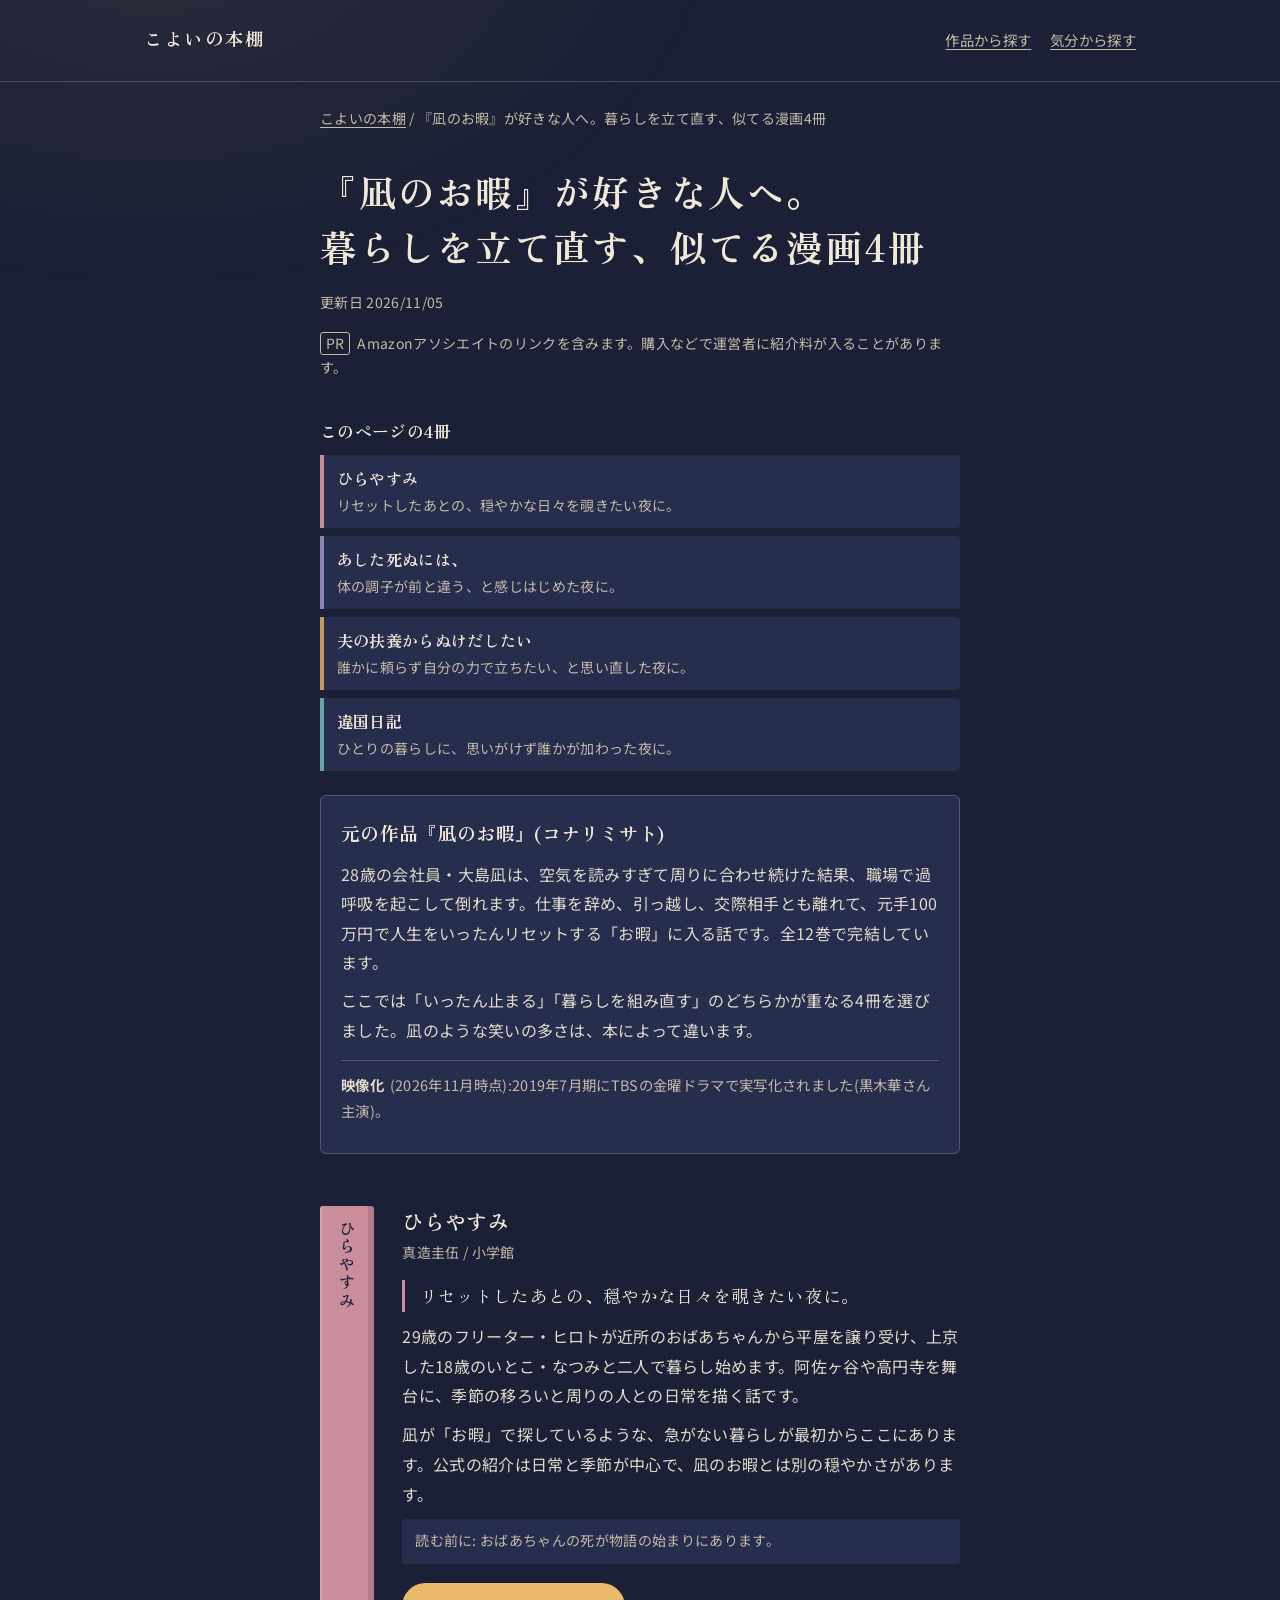
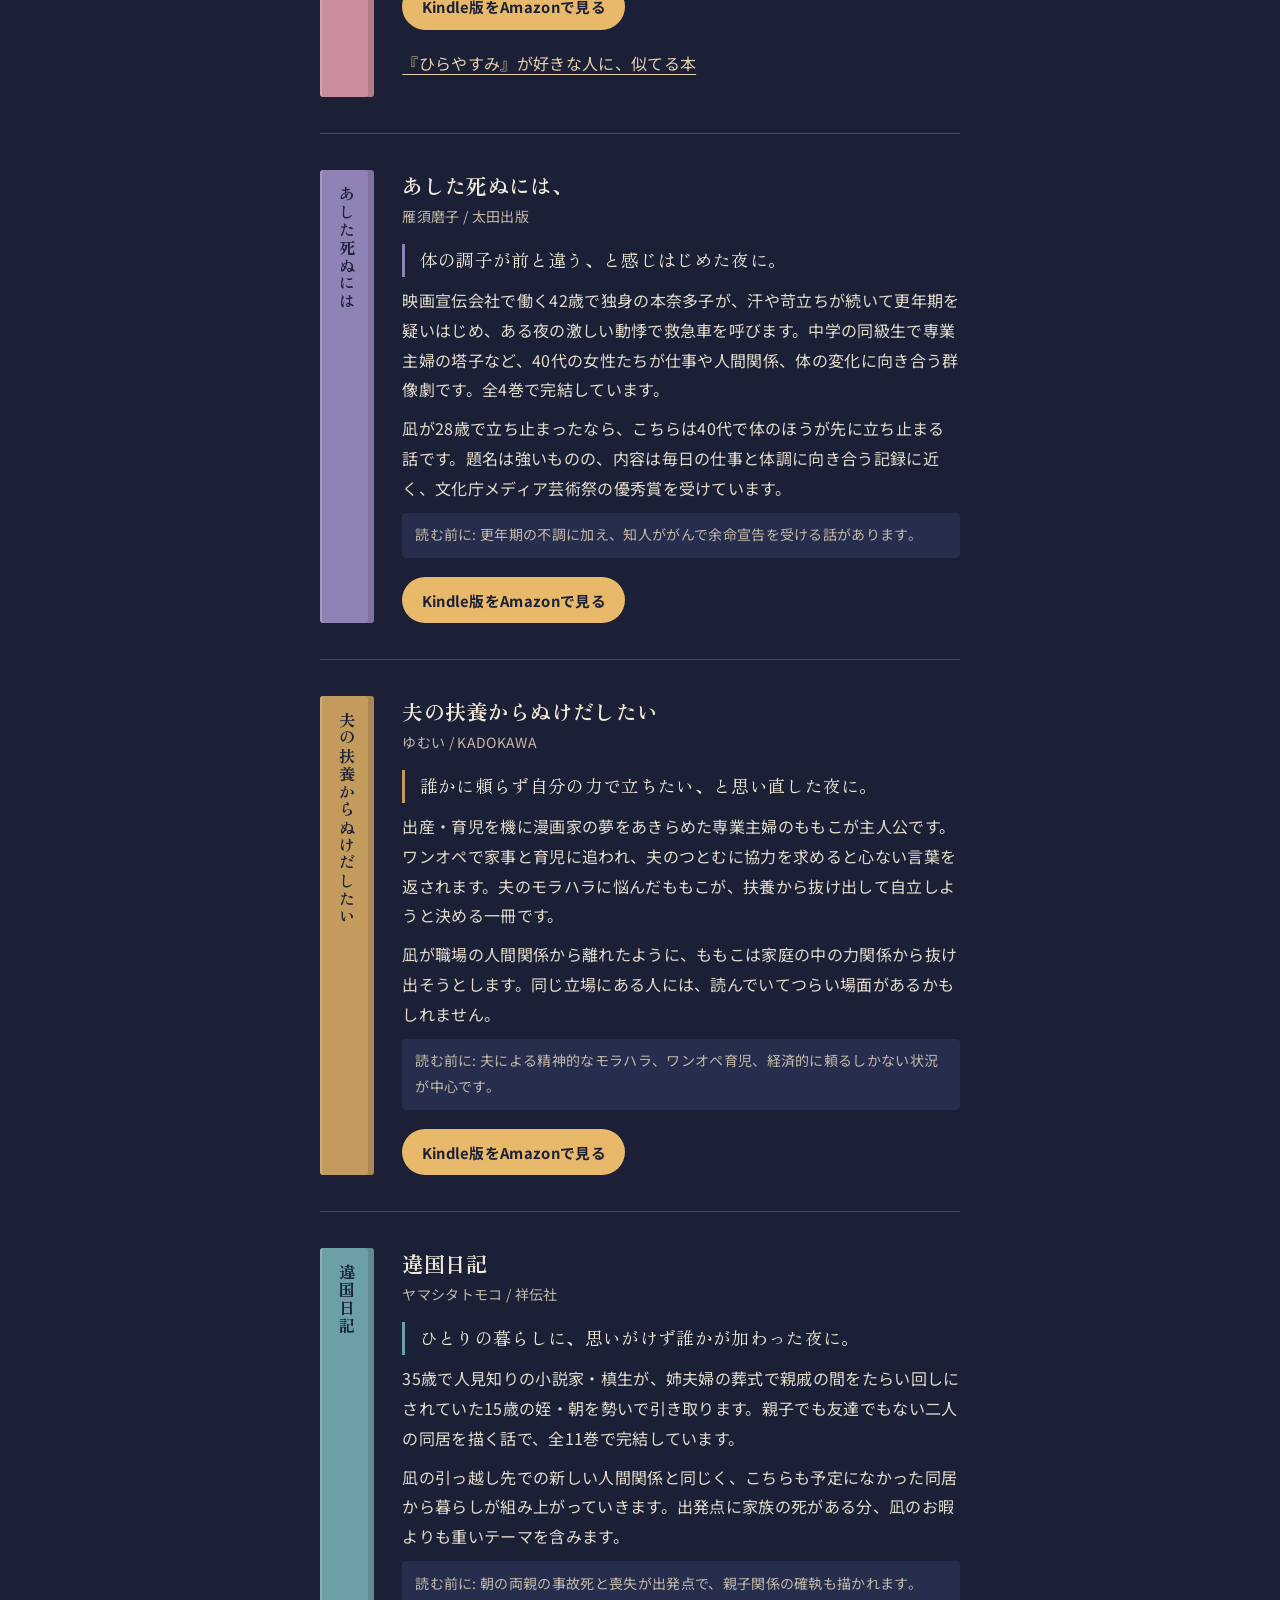
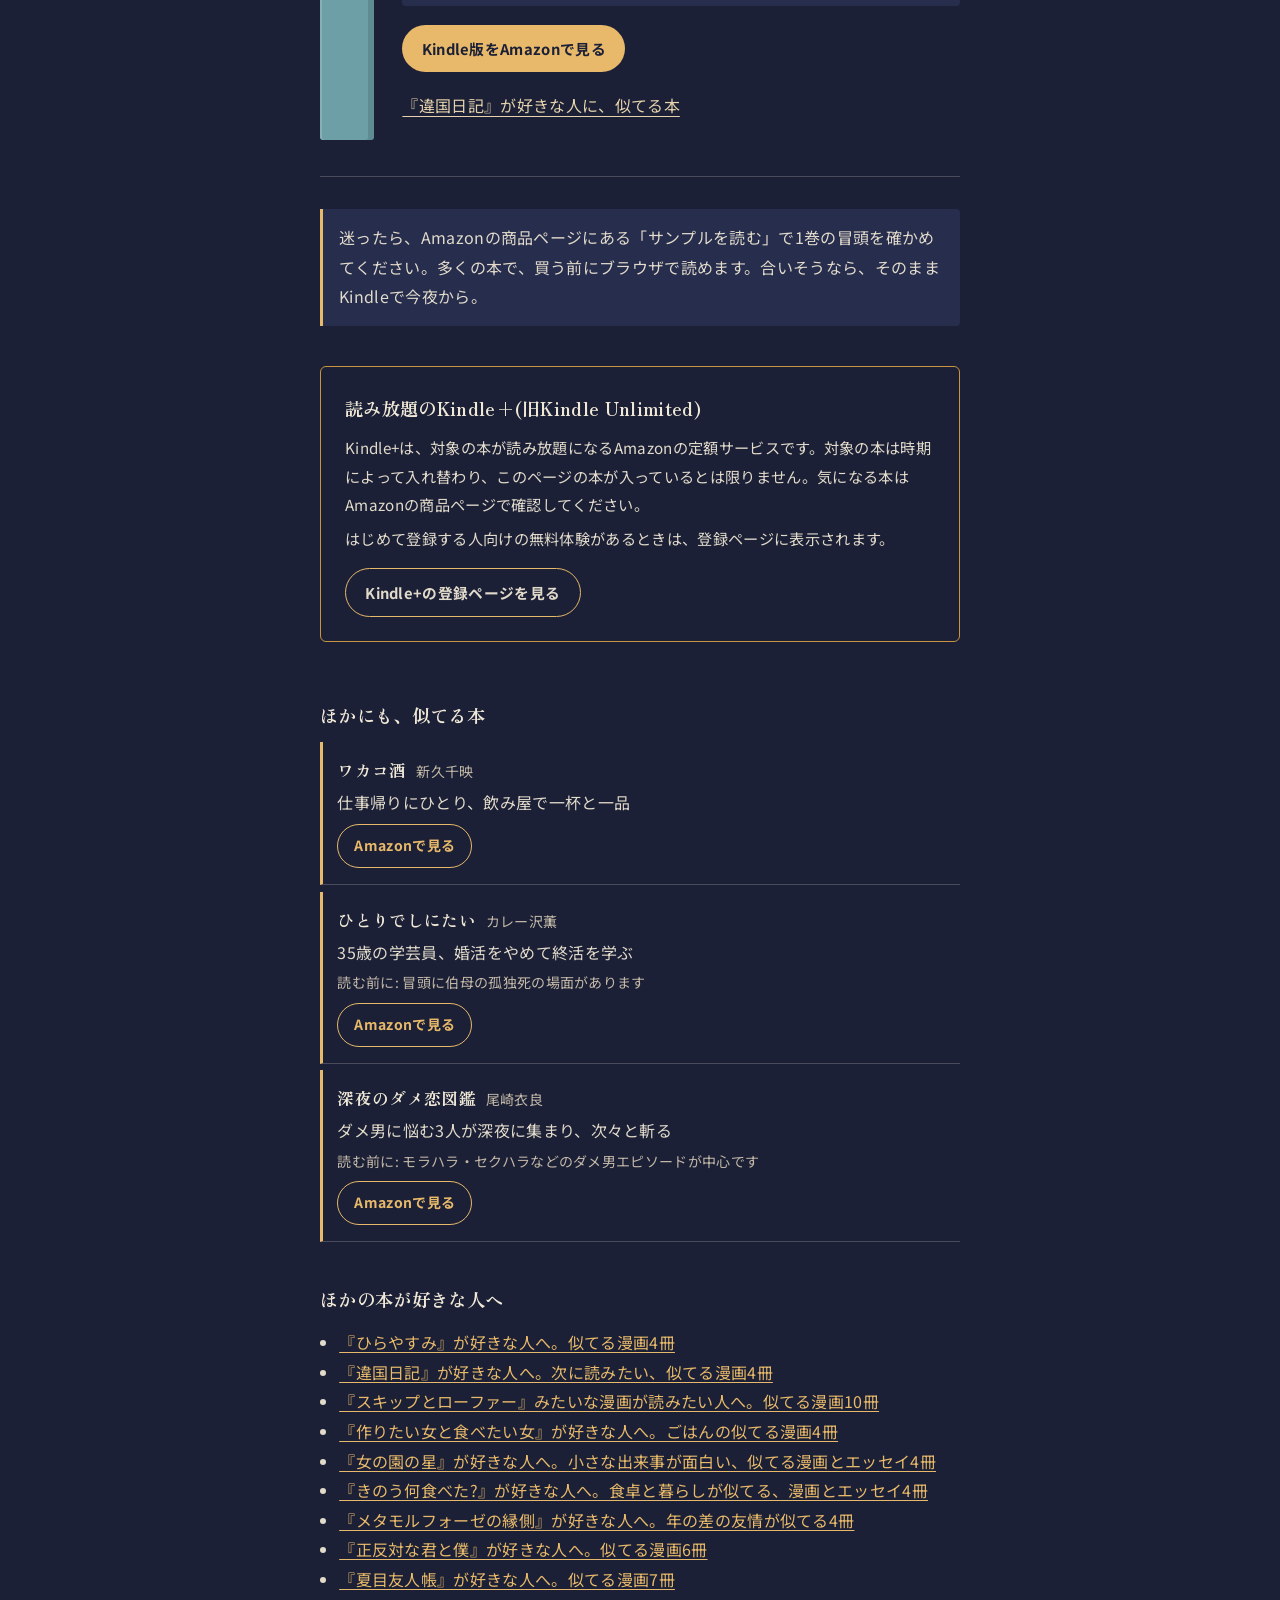
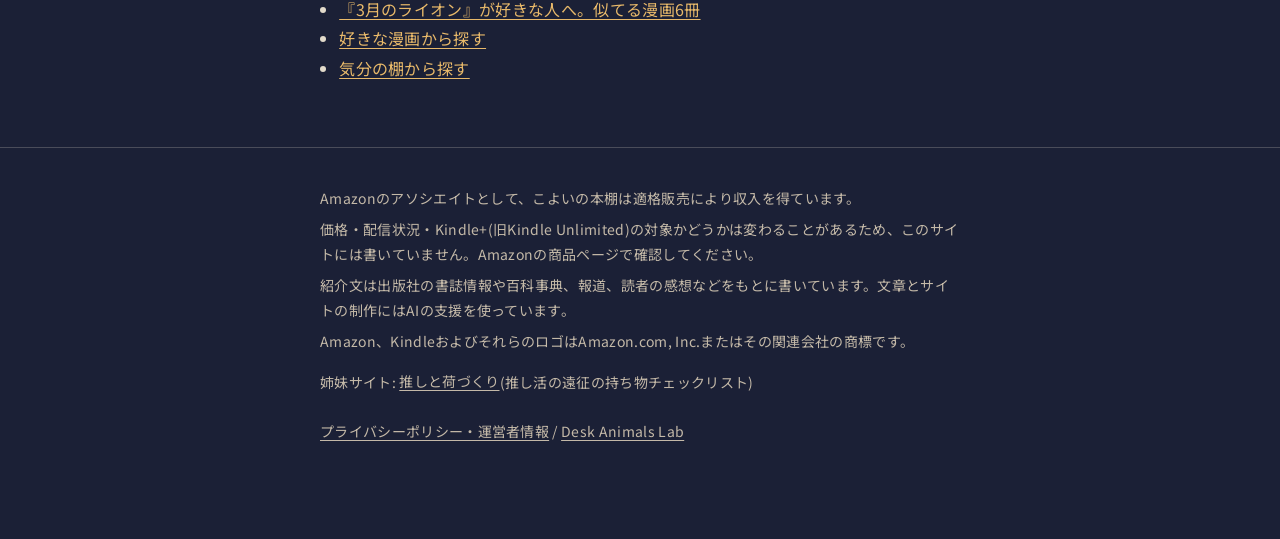
<file: nagi/index.html>
<!DOCTYPE html>
<html lang="ja">
<head>
<meta charset="UTF-8">
<meta name="viewport" content="width=device-width, initial-scale=1.0">
<title>『凪のお暇』が好きな人におすすめ。似てる漫画4冊｜こよいの本棚</title>
<meta name="description" content="人生をいったんリセットする『凪のお暇』が好きな人に、『ひらやすみ』『あした死ぬには、』『夫の扶養からぬけだしたい』『違国日記』の4冊。立ち止まった女性や、暮らしを組み直す人の話を選びました。">
<link rel="canonical" href="https://deskanimals114510-ai.github.io/koyoi-hondana/nagi/">
<meta property="og:type" content="article">
<meta property="og:site_name" content="こよいの本棚">
<meta property="og:title" content="『凪のお暇』が好きな人におすすめ。似てる漫画4冊｜こよいの本棚">
<meta property="og:description" content="人生をいったんリセットする『凪のお暇』が好きな人に、『ひらやすみ』『あした死ぬには、』『夫の扶養からぬけだしたい』『違国日記』の4冊。立ち止まった女性や、暮らしを組み直す人の話を選びました。">
<meta property="og:url" content="https://deskanimals114510-ai.github.io/koyoi-hondana/nagi/">
<meta property="og:image" content="https://deskanimals114510-ai.github.io/koyoi-hondana/og-image-2.jpg">
<meta property="og:image:width" content="1200">
<meta property="og:image:height" content="630">
<meta property="og:image:alt" content="こよいの本棚:好きな漫画の次の1冊を探す本棚">
<meta property="og:locale" content="ja_JP">
<meta name="twitter:card" content="summary_large_image">
<meta name="theme-color" content="#1b2036">
<link rel="icon" href="data:image/svg+xml,<svg xmlns=%22http://www.w3.org/2000/svg%22 viewBox=%220 0 100 100%22><rect width=%22100%22 height=%22100%22 rx=%2216%22 fill=%22%231b2036%22/><rect x=%2224%22 y=%2222%22 width=%2214%22 height=%2258%22 fill=%22%238f82b5%22/><rect x=%2242%22 y=%2232%22 width=%2214%22 height=%2248%22 fill=%22%23c98d9c%22/><rect x=%2260%22 y=%2226%22 width=%2214%22 height=%2254%22 fill=%22%23e8b96a%22/></svg>">
<link rel="preconnect" href="https://fonts.googleapis.com">
<link rel="preconnect" href="https://fonts.gstatic.com" crossorigin>
<link href="https://fonts.googleapis.com/css2?family=Noto+Sans+JP:wght@400;700&family=Zen+Old+Mincho:wght@700&display=swap" rel="stylesheet">
<link rel="stylesheet" href="../style.css">
<script defer src="../analytics.js"></script>
<script type="application/ld+json">[{"@context": "https://schema.org", "@type": "BreadcrumbList", "itemListElement": [{"@type": "ListItem", "position": 1, "name": "こよいの本棚", "item": "https://deskanimals114510-ai.github.io/koyoi-hondana/"}, {"@type": "ListItem", "position": 2, "name": "『凪のお暇』が好きな人へ。暮らしを立て直す、似てる漫画4冊", "item": "https://deskanimals114510-ai.github.io/koyoi-hondana/nagi/"}]}, {"@context": "https://schema.org", "@type": "Article", "headline": "『凪のお暇』が好きな人へ。暮らしを立て直す、似てる漫画4冊", "description": "人生をいったんリセットする『凪のお暇』が好きな人に、『ひらやすみ』『あした死ぬには、』『夫の扶養からぬけだしたい』『違国日記』の4冊。立ち止まった女性や、暮らしを組み直す人の話を選びました。", "datePublished": "2026-10-22", "dateModified": "2026-11-05", "inLanguage": "ja", "mainEntityOfPage": "https://deskanimals114510-ai.github.io/koyoi-hondana/nagi/", "image": ["https://deskanimals114510-ai.github.io/koyoi-hondana/og-image-2.jpg"], "author": {"@type": "Organization", "name": "こよいの本棚", "url": "https://deskanimals114510-ai.github.io/koyoi-hondana/"}}]</script>
</head>
<body>
<a class="skip-link" href="#main">本文へ移動</a>
<header class="site-header">
  <div class="wrap">
    <a class="site-name" href="../">こよいの本棚</a>
    <nav aria-label="サイト内"><a href="../#works">作品から探す</a> <a href="../#mood-entry">気分から探す</a></nav>
  </div>
</header>
<main id="main">
<div class="wrap-text">
  <p class="crumbs"><a href="../">こよいの本棚</a> / 『凪のお暇』が好きな人へ。暮らしを立て直す、似てる漫画4冊</p>
  <div class="page-head">
    <h1>『凪のお暇』が好きな人へ。暮らしを立て直す、似てる漫画4冊</h1>
    <p class="updated">更新日 <time datetime="2026-11-05">2026/11/05</time></p>
    <p class="pr-note"><b>PR</b>Amazonアソシエイトのリンクを含みます。購入などで運営者に紹介料が入ることがあります。</p>
  </div>
  <nav class="toc" aria-labelledby="toc-h">
    <h2 id="toc-h">このページの4冊</h2>
    <ol><li style="--c: var(--sp-sabishii)"><a href="#b-hirayasumi"><span class="toc-title">ひらやすみ</span><span class="toc-night">リセットしたあとの、穏やかな日々を覗きたい夜に。</span></a></li><li style="--c: var(--sp-tsukare)"><a href="#b-ashita"><span class="toc-title">あした死ぬには、</span><span class="toc-night">体の調子が前と違う、と感じはじめた夜に。</span></a></li><li style="--c: var(--sp-ganbari)"><a href="#b-fuyou"><span class="toc-title">夫の扶養からぬけだしたい</span><span class="toc-night">誰かに頼らず自分の力で立ちたい、と思い直した夜に。</span></a></li><li style="--c: var(--sp-ochikomi)"><a href="#b-ikoku"><span class="toc-title">違国日記</span><span class="toc-night">ひとりの暮らしに、思いがけず誰かが加わった夜に。</span></a></li></ol>
  </nav>
  <section class="anchor" aria-labelledby="anchor-h">
    <h2 id="anchor-h">元の作品『凪のお暇』(コナリミサト)</h2>
    <p>28歳の会社員・大島凪は、空気を読みすぎて周りに合わせ続けた結果、職場で過呼吸を起こして倒れます。仕事を辞め、引っ越し、交際相手とも離れて、元手100万円で人生をいったんリセットする「お暇」に入る話です。全12巻で完結しています。</p><p>ここでは「いったん止まる」「暮らしを組み直す」のどちらかが重なる4冊を選びました。凪のような笑いの多さは、本によって違います。</p>
    <p class="media"><b>映像化</b>(2026年11月時点):2019年7月期にTBSの金曜ドラマで実写化されました(黒木華さん主演)。</p>
  </section>
  <section class="pick" id="b-hirayasumi" style="--c: var(--sp-sabishii)" aria-labelledby="pick-hirayasumi">
    <div class="pick-spine" aria-hidden="true"><span>ひらやすみ</span></div>
    <div>
      <h2 id="pick-hirayasumi">ひらやすみ</h2>
      <p class="by">真造圭伍 / 小学館</p>
      <p class="night">リセットしたあとの、穏やかな日々を覗きたい夜に。</p>
      <p>29歳のフリーター・ヒロトが近所のおばあちゃんから平屋を譲り受け、上京した18歳のいとこ・なつみと二人で暮らし始めます。阿佐ヶ谷や高円寺を舞台に、季節の移ろいと周りの人との日常を描く話です。</p><p>凪が「お暇」で探しているような、急がない暮らしが最初からここにあります。公式の紹介は日常と季節が中心で、凪のお暇とは別の穏やかさがあります。</p><p class="note">読む前に: おばあちゃんの死が物語の始まりにあります。</p>
      <a class="btn-amazon" href="https://www.amazon.co.jp/dp/B09DG3MH93?tag=tinywonders-22" target="_blank" rel="sponsored noopener" data-book="hirayasumi" data-kind="book"><span class="vh">『ひらやすみ』の</span>Kindle版をAmazonで見る<span class="vh">(新しいタブで開きます)</span></a>
      <p class="pick-more"><a class="link-page" href="../hirayasumi/">『ひらやすみ』が好きな人に、似てる本</a></p>
    </div>
  </section>
  <section class="pick" id="b-ashita" style="--c: var(--sp-tsukare)" aria-labelledby="pick-ashita">
    <div class="pick-spine" aria-hidden="true"><span>あした死ぬには</span></div>
    <div>
      <h2 id="pick-ashita">あした死ぬには、</h2>
      <p class="by">雁須磨子 / 太田出版</p>
      <p class="night">体の調子が前と違う、と感じはじめた夜に。</p>
      <p>映画宣伝会社で働く42歳で独身の本奈多子が、汗や苛立ちが続いて更年期を疑いはじめ、ある夜の激しい動悸で救急車を呼びます。中学の同級生で専業主婦の塔子など、40代の女性たちが仕事や人間関係、体の変化に向き合う群像劇です。全4巻で完結しています。</p><p>凪が28歳で立ち止まったなら、こちらは40代で体のほうが先に立ち止まる話です。題名は強いものの、内容は毎日の仕事と体調に向き合う記録に近く、文化庁メディア芸術祭の優秀賞を受けています。</p><p class="note">読む前に: 更年期の不調に加え、知人ががんで余命宣告を受ける話があります。</p>
      <a class="btn-amazon" href="https://www.amazon.co.jp/dp/B07SQCX21V?tag=tinywonders-22" target="_blank" rel="sponsored noopener" data-book="ashita" data-kind="book"><span class="vh">『あした死ぬには、』の</span>Kindle版をAmazonで見る<span class="vh">(新しいタブで開きます)</span></a>
      
    </div>
  </section>
  <section class="pick" id="b-fuyou" style="--c: var(--sp-ganbari)" aria-labelledby="pick-fuyou">
    <div class="pick-spine" aria-hidden="true"><span>夫の扶養からぬけだしたい</span></div>
    <div>
      <h2 id="pick-fuyou">夫の扶養からぬけだしたい</h2>
      <p class="by">ゆむい / KADOKAWA</p>
      <p class="night">誰かに頼らず自分の力で立ちたい、と思い直した夜に。</p>
      <p>出産・育児を機に漫画家の夢をあきらめた専業主婦のももこが主人公です。ワンオペで家事と育児に追われ、夫のつとむに協力を求めると心ない言葉を返されます。夫のモラハラに悩んだももこが、扶養から抜け出して自立しようと決める一冊です。</p><p>凪が職場の人間関係から離れたように、ももこは家庭の中の力関係から抜け出そうとします。同じ立場にある人には、読んでいてつらい場面があるかもしれません。</p><p class="note">読む前に: 夫による精神的なモラハラ、ワンオペ育児、経済的に頼るしかない状況が中心です。</p>
      <a class="btn-amazon" href="https://www.amazon.co.jp/dp/B07N2H814G?tag=tinywonders-22" target="_blank" rel="sponsored noopener" data-book="fuyou" data-kind="book"><span class="vh">『夫の扶養からぬけだしたい』の</span>Kindle版をAmazonで見る<span class="vh">(新しいタブで開きます)</span></a>
      
    </div>
  </section>
  <section class="pick" id="b-ikoku" style="--c: var(--sp-ochikomi)" aria-labelledby="pick-ikoku">
    <div class="pick-spine" aria-hidden="true"><span>違国日記</span></div>
    <div>
      <h2 id="pick-ikoku">違国日記</h2>
      <p class="by">ヤマシタトモコ / 祥伝社</p>
      <p class="night">ひとりの暮らしに、思いがけず誰かが加わった夜に。</p>
      <p>35歳で人見知りの小説家・槙生が、姉夫婦の葬式で親戚の間をたらい回しにされていた15歳の姪・朝を勢いで引き取ります。親子でも友達でもない二人の同居を描く話で、全11巻で完結しています。</p><p>凪の引っ越し先での新しい人間関係と同じく、こちらも予定になかった同居から暮らしが組み上がっていきます。出発点に家族の死がある分、凪のお暇よりも重いテーマを含みます。</p><p class="note">読む前に: 朝の両親の事故死と喪失が出発点で、親子関係の確執も描かれます。</p>
      <a class="btn-amazon" href="https://www.amazon.co.jp/dp/B077GQL19W?tag=tinywonders-22" target="_blank" rel="sponsored noopener" data-book="ikoku" data-kind="book"><span class="vh">『違国日記』の</span>Kindle版をAmazonで見る<span class="vh">(新しいタブで開きます)</span></a>
      <p class="pick-more"><a class="link-page" href="../ikoku/">『違国日記』が好きな人に、似てる本</a></p>
    </div>
  </section>
  
  <p class="sample-line">迷ったら、Amazonの商品ページにある「サンプルを読む」で1巻の冒頭を確かめてください。多くの本で、買う前にブラウザで読めます。合いそうなら、そのままKindleで今夜から。</p>
  <aside class="ku" aria-labelledby="ku-title">
  <h2 id="ku-title">読み放題のKindle+(旧Kindle Unlimited)</h2>
  <p>Kindle+は、対象の本が読み放題になるAmazonの定額サービスです。対象の本は時期によって入れ替わり、このページの本が入っているとは限りません。気になる本はAmazonの商品ページで確認してください。</p>
  <p>はじめて登録する人向けの無料体験があるときは、登録ページに表示されます。</p>
  <a class="btn-amazon" href="https://www.amazon.co.jp/kindle-dbs/hz/signup?tag=tinywonders-22" target="_blank" rel="sponsored noopener" data-kind="ku">Kindle+の登録ページを見る<span class="vh">(新しいタブで開きます)</span></a>
</aside>
  <section class="also" aria-labelledby="also-h">
    <h2 id="also-h">ほかにも、似てる本</h2>
    <ul class="book-list">
      <li class="book-row">
        <div class="row-head"><h3>ワカコ酒</h3><p class="by">新久千映</p></div>
        <p class="tagline">仕事帰りにひとり、飲み屋で一杯と一品</p>
        
        
        <div class="book-links"><a class="btn-line" href="https://www.amazon.co.jp/dp/B00YV3WKKU?tag=tinywonders-22" target="_blank" rel="sponsored noopener" data-book="wakako" data-kind="book"><span class="vh">『ワカコ酒』の</span>Amazonで見る<span class="vh">(新しいタブで開きます)</span></a></div>
      </li>
      <li class="book-row">
        <div class="row-head"><h3>ひとりでしにたい</h3><p class="by">カレー沢薫</p></div>
        <p class="tagline">35歳の学芸員、婚活をやめて終活を学ぶ</p>
        
        <p class="row-note">読む前に: 冒頭に伯母の孤独死の場面があります</p>
        <div class="book-links"><a class="btn-line" href="https://www.amazon.co.jp/dp/B085VVTYCV?tag=tinywonders-22" target="_blank" rel="sponsored noopener" data-book="hitorishini" data-kind="book"><span class="vh">『ひとりでしにたい』の</span>Amazonで見る<span class="vh">(新しいタブで開きます)</span></a></div>
      </li>
      <li class="book-row">
        <div class="row-head"><h3>深夜のダメ恋図鑑</h3><p class="by">尾崎衣良</p></div>
        <p class="tagline">ダメ男に悩む3人が深夜に集まり、次々と斬る</p>
        
        <p class="row-note">読む前に: モラハラ・セクハラなどのダメ男エピソードが中心です</p>
        <div class="book-links"><a class="btn-line" href="https://www.amazon.co.jp/dp/B00YECKA46?tag=tinywonders-22" target="_blank" rel="sponsored noopener" data-book="damekoi" data-kind="book"><span class="vh">『深夜のダメ恋図鑑』の</span>Amazonで見る<span class="vh">(新しいタブで開きます)</span></a></div>
      </li>
    </ul>
  </section>
  <nav class="more" aria-labelledby="more-h">
    <h2 id="more-h">ほかの本が好きな人へ</h2>
    <ul><li><a href="../hirayasumi/">『ひらやすみ』が好きな人へ。似てる漫画4冊</a></li><li><a href="../ikoku/">『違国日記』が好きな人へ。次に読みたい、似てる漫画4冊</a></li><li><a href="../skip/">『スキップとローファー』みたいな漫画が読みたい人へ。似てる漫画10冊</a></li><li><a href="../tsukutabe/">『作りたい女と食べたい女』が好きな人へ。ごはんの似てる漫画4冊</a></li><li><a href="../onnanosono/">『女の園の星』が好きな人へ。小さな出来事が面白い、似てる漫画とエッセイ4冊</a></li><li><a href="../nanitabe/">『きのう何食べた?』が好きな人へ。食卓と暮らしが似てる、漫画とエッセイ4冊</a></li><li><a href="../metamor/">『メタモルフォーゼの縁側』が好きな人へ。年の差の友情が似てる4冊</a></li><li><a href="../seihantai/">『正反対な君と僕』が好きな人へ。似てる漫画6冊</a></li><li><a href="../natsume/">『夏目友人帳』が好きな人へ。似てる漫画7冊</a></li><li><a href="../lion/">『3月のライオン』が好きな人へ。似てる漫画6冊</a></li><li><a href="../#works">好きな漫画から探す</a></li><li><a href="../#mood-entry">気分の棚から探す</a></li></ul>
  </nav>
</div>
</main>
<nav class="fab-nav" aria-label="気分の棚へ戻る"><a class="fab" href="../#mood-entry">気分を変える</a></nav>
<footer class="site-footer">
  <div class="wrap-text">
    <p>Amazonのアソシエイトとして、こよいの本棚は適格販売により収入を得ています。</p>
    <p>価格・配信状況・Kindle+(旧Kindle Unlimited)の対象かどうかは変わることがあるため、このサイトには書いていません。Amazonの商品ページで確認してください。</p>
    <p>紹介文は出版社の書誌情報や百科事典、報道、読者の感想などをもとに書いています。文章とサイトの制作にはAIの支援を使っています。</p>
    <p>Amazon、KindleおよびそれらのロゴはAmazon.com, Inc.またはその関連会社の商標です。</p>
    <p>姉妹サイト: <a href="https://deskanimals114510-ai.github.io/oshi-nizukuri/">推しと荷づくり</a>(推し活の遠征の持ち物チェックリスト)</p>
    <p><a href="../privacy/">プライバシーポリシー・運営者情報</a> / <a href="https://deskanimals114510-ai.github.io/" target="_blank" rel="noopener">Desk Animals Lab</a></p>
  </div>
</footer>
</body>
</html>
</file>
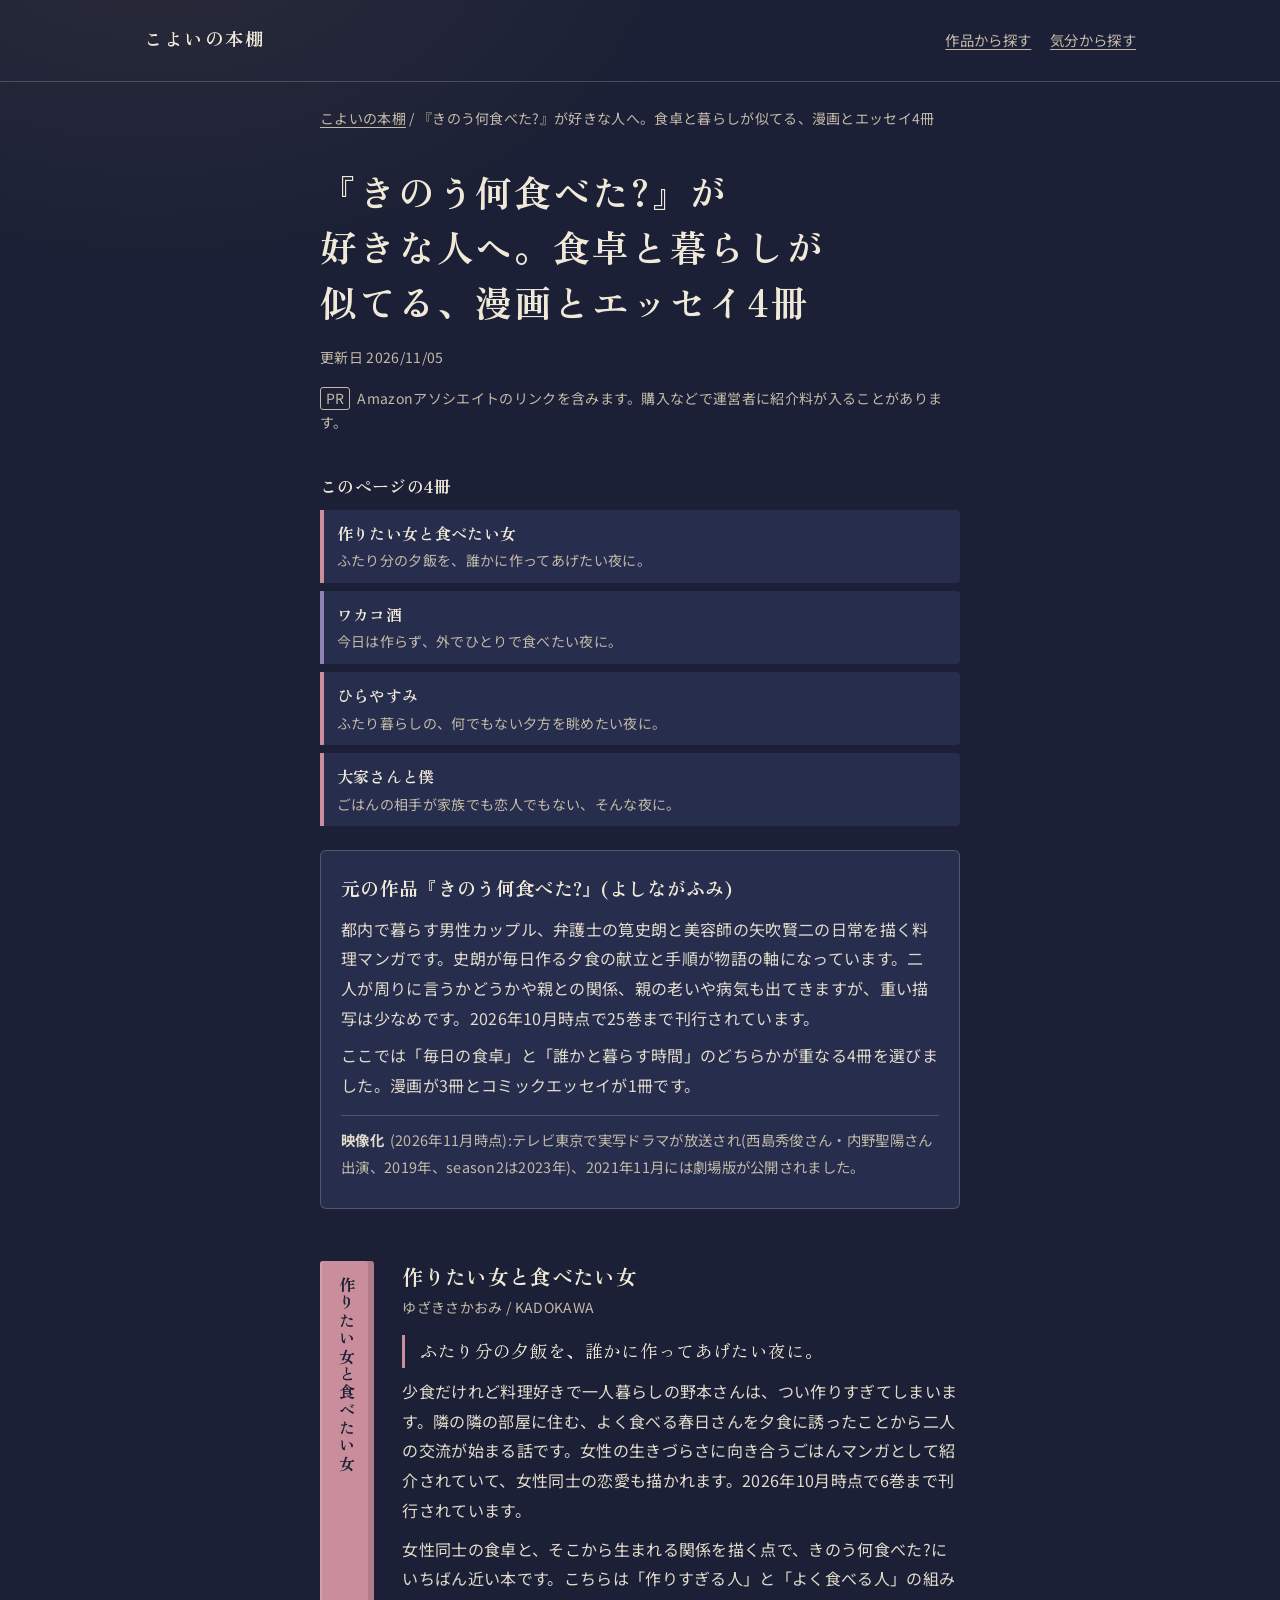
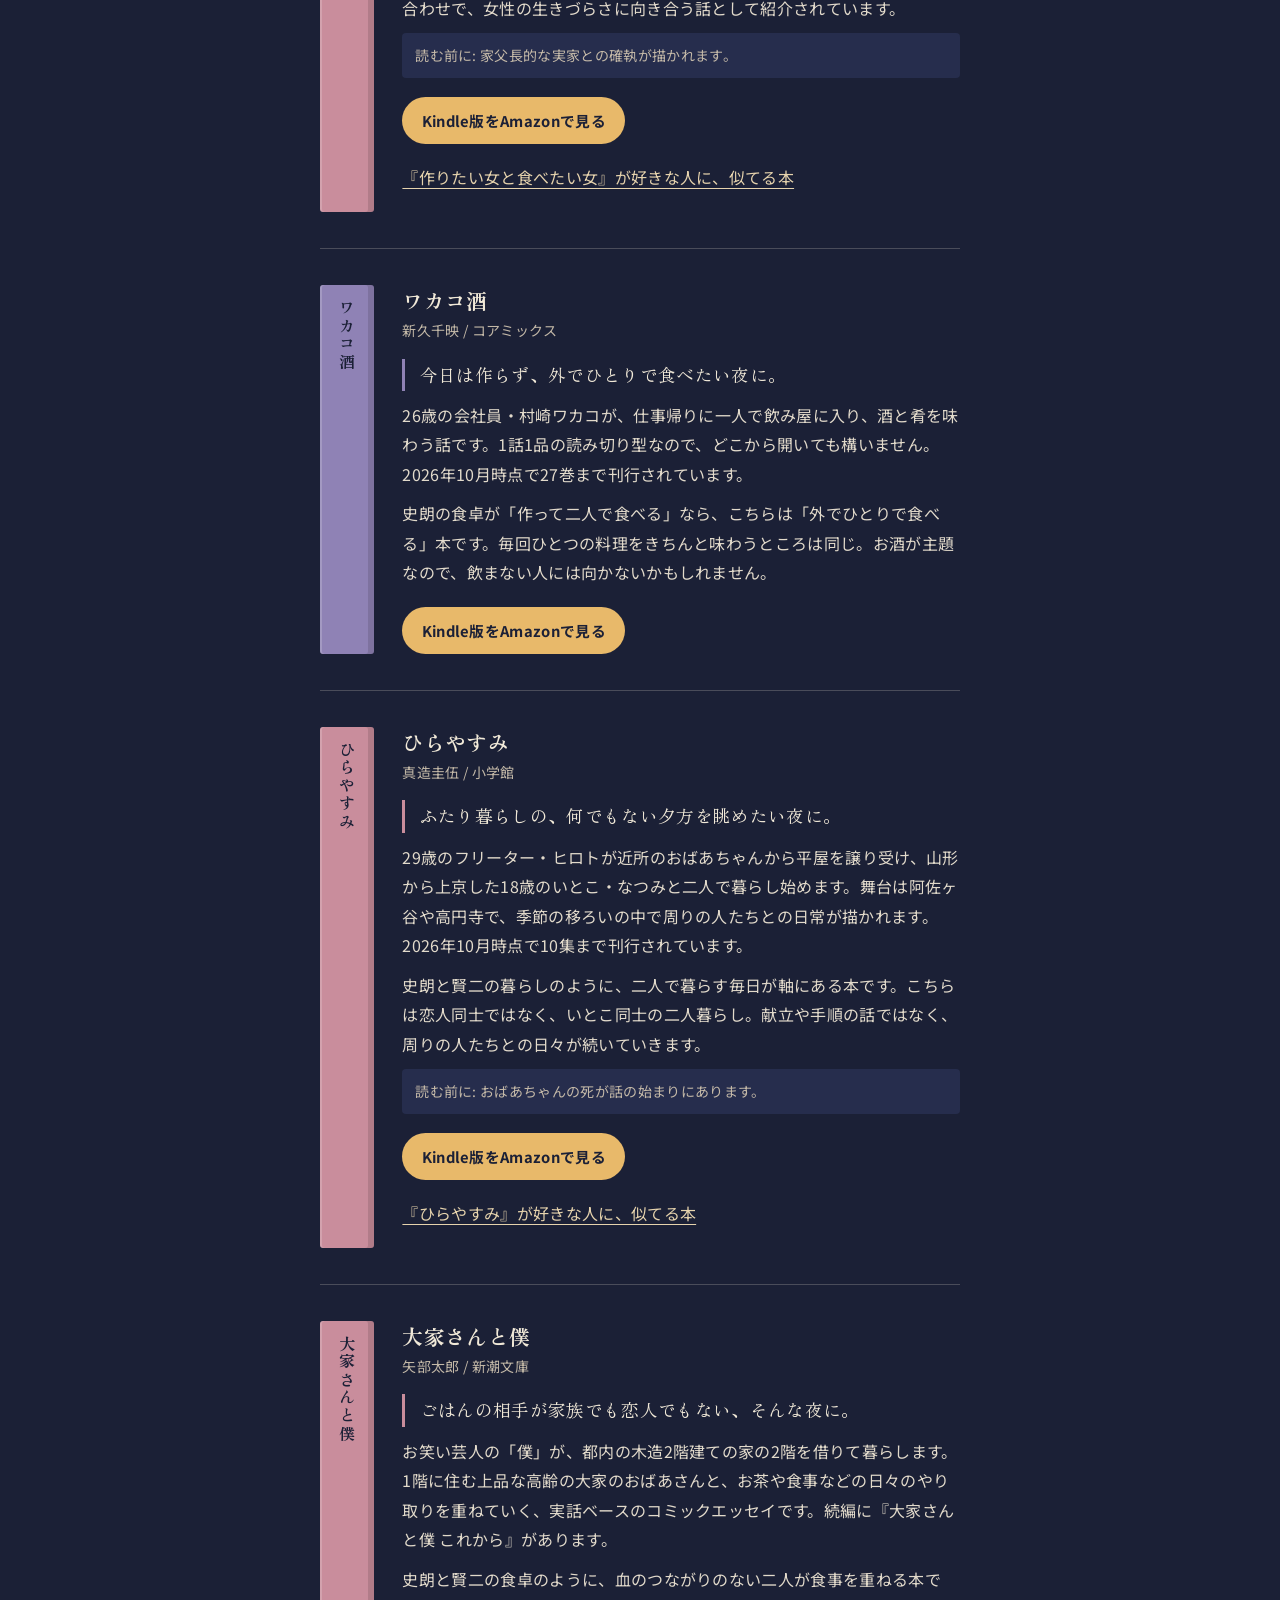
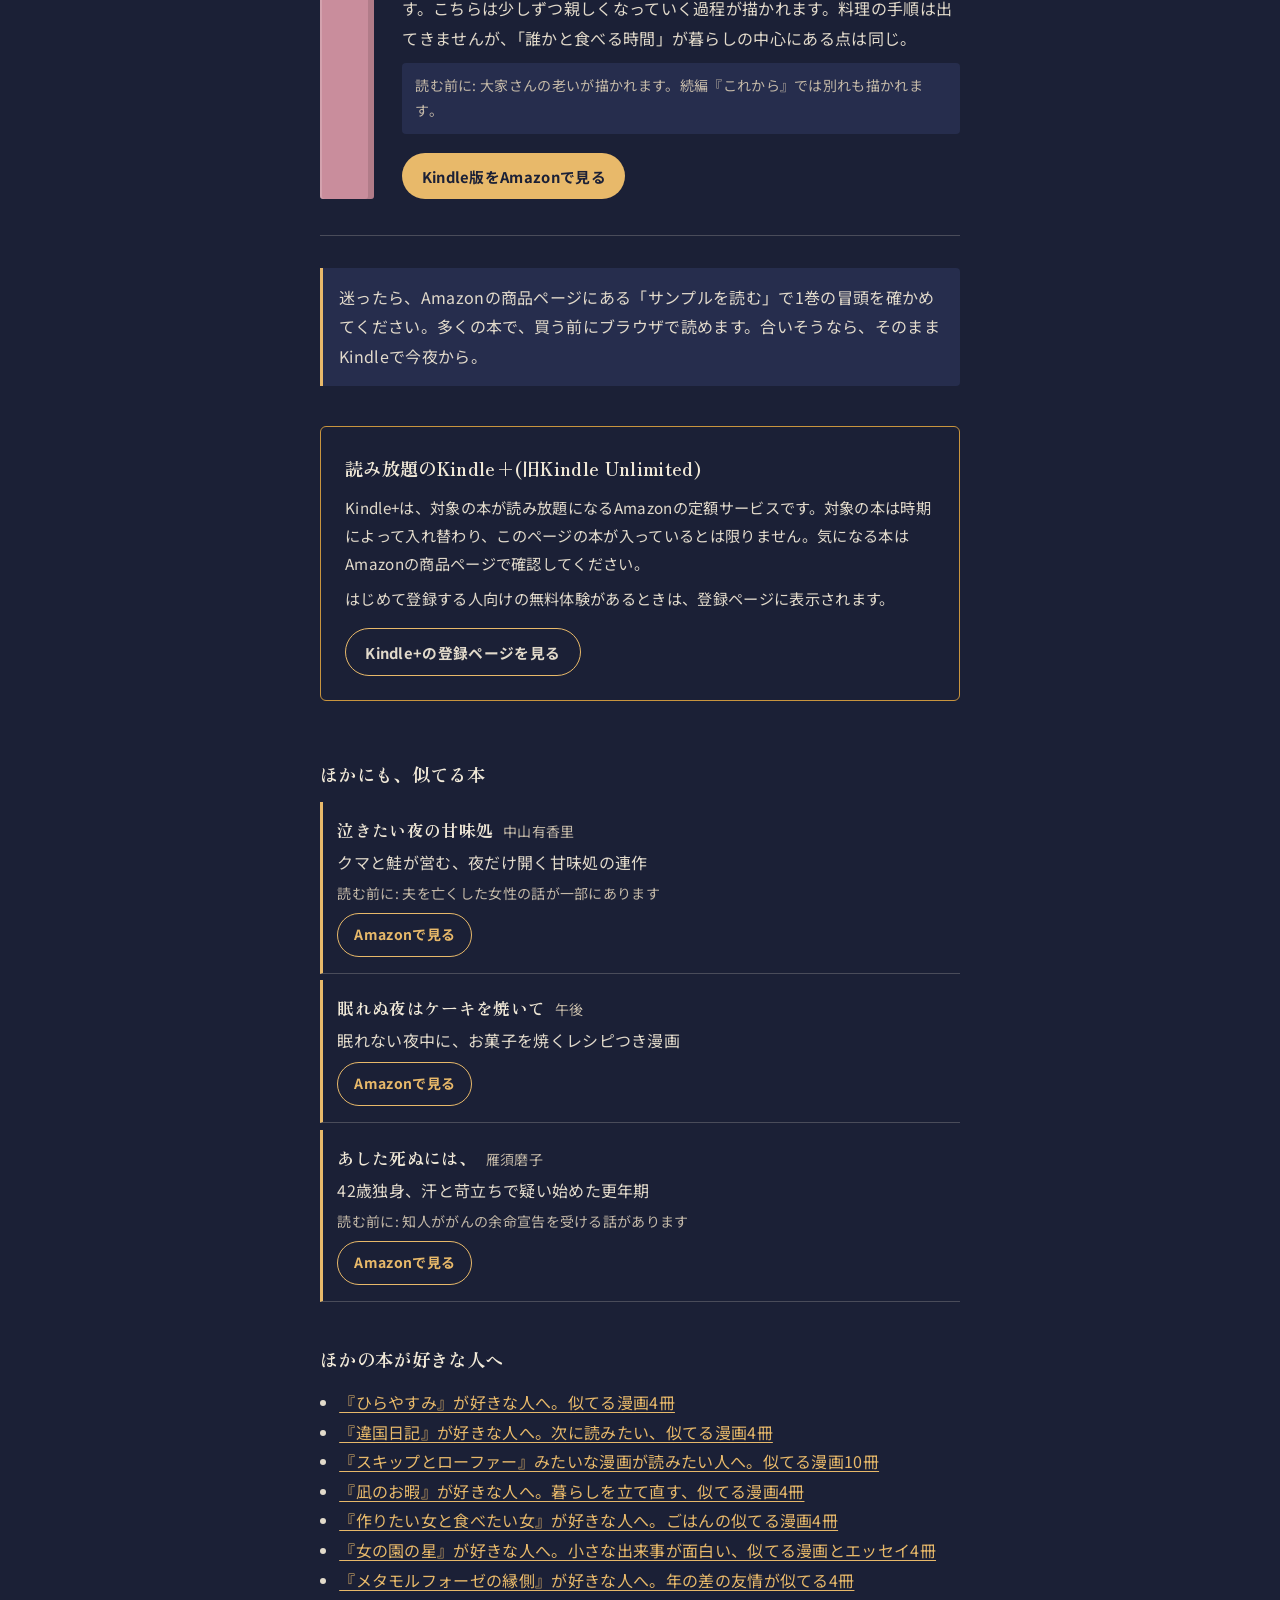
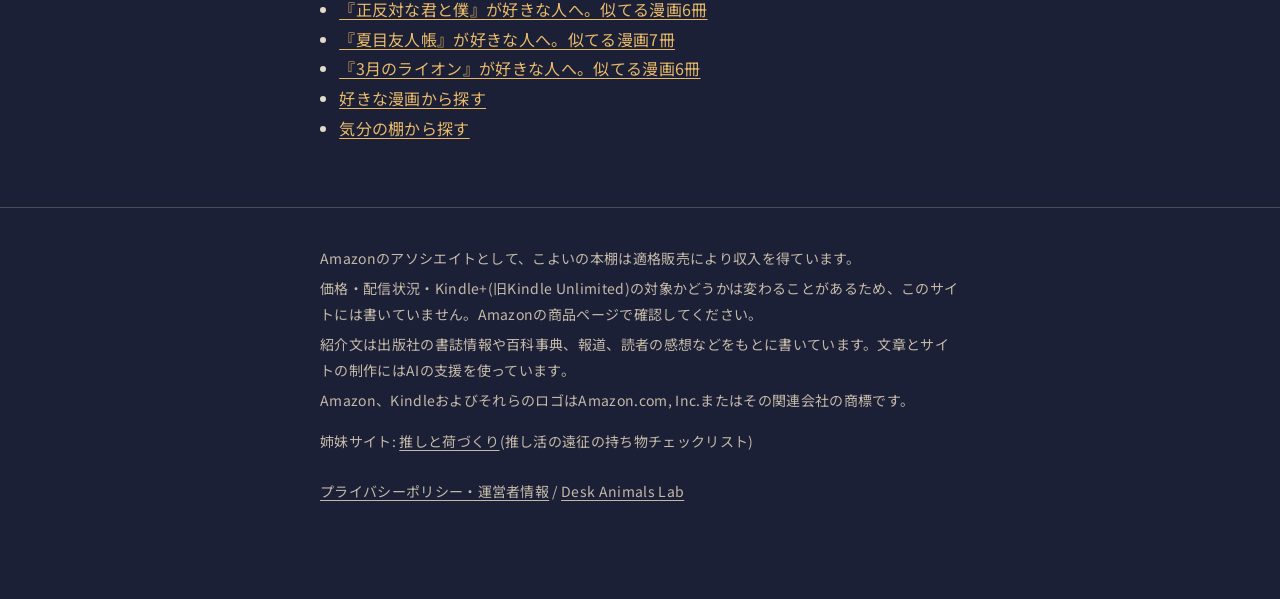
<file: nanitabe/index.html>
<!DOCTYPE html>
<html lang="ja">
<head>
<meta charset="UTF-8">
<meta name="viewport" content="width=device-width, initial-scale=1.0">
<title>『きのう何食べた?』みたいな漫画・似てるごはんの漫画とエッセイ4冊｜こよいの本棚</title>
<meta name="description" content="史朗と賢二の毎日の夕食を描く『きのう何食べた?』が好きな人に、『作りたい女と食べたい女』『ワカコ酒』『ひらやすみ』『大家さんと僕』の4冊。毎日の食卓と、誰かと暮らす時間が共通する本を選びました。">
<link rel="canonical" href="https://deskanimals114510-ai.github.io/koyoi-hondana/nanitabe/">
<meta property="og:type" content="article">
<meta property="og:site_name" content="こよいの本棚">
<meta property="og:title" content="『きのう何食べた?』みたいな漫画・似てるごはんの漫画とエッセイ4冊｜こよいの本棚">
<meta property="og:description" content="史朗と賢二の毎日の夕食を描く『きのう何食べた?』が好きな人に、『作りたい女と食べたい女』『ワカコ酒』『ひらやすみ』『大家さんと僕』の4冊。毎日の食卓と、誰かと暮らす時間が共通する本を選びました。">
<meta property="og:url" content="https://deskanimals114510-ai.github.io/koyoi-hondana/nanitabe/">
<meta property="og:image" content="https://deskanimals114510-ai.github.io/koyoi-hondana/og-image-2.jpg">
<meta property="og:image:width" content="1200">
<meta property="og:image:height" content="630">
<meta property="og:image:alt" content="こよいの本棚:好きな漫画の次の1冊を探す本棚">
<meta property="og:locale" content="ja_JP">
<meta name="twitter:card" content="summary_large_image">
<meta name="theme-color" content="#1b2036">
<link rel="icon" href="data:image/svg+xml,<svg xmlns=%22http://www.w3.org/2000/svg%22 viewBox=%220 0 100 100%22><rect width=%22100%22 height=%22100%22 rx=%2216%22 fill=%22%231b2036%22/><rect x=%2224%22 y=%2222%22 width=%2214%22 height=%2258%22 fill=%22%238f82b5%22/><rect x=%2242%22 y=%2232%22 width=%2214%22 height=%2248%22 fill=%22%23c98d9c%22/><rect x=%2260%22 y=%2226%22 width=%2214%22 height=%2254%22 fill=%22%23e8b96a%22/></svg>">
<link rel="preconnect" href="https://fonts.googleapis.com">
<link rel="preconnect" href="https://fonts.gstatic.com" crossorigin>
<link href="https://fonts.googleapis.com/css2?family=Noto+Sans+JP:wght@400;700&family=Zen+Old+Mincho:wght@700&display=swap" rel="stylesheet">
<link rel="stylesheet" href="../style.css">
<script defer src="../analytics.js"></script>
<script type="application/ld+json">[{"@context": "https://schema.org", "@type": "BreadcrumbList", "itemListElement": [{"@type": "ListItem", "position": 1, "name": "こよいの本棚", "item": "https://deskanimals114510-ai.github.io/koyoi-hondana/"}, {"@type": "ListItem", "position": 2, "name": "『きのう何食べた?』が好きな人へ。食卓と暮らしが似てる、漫画とエッセイ4冊", "item": "https://deskanimals114510-ai.github.io/koyoi-hondana/nanitabe/"}]}, {"@context": "https://schema.org", "@type": "Article", "headline": "『きのう何食べた?』が好きな人へ。食卓と暮らしが似てる、漫画とエッセイ4冊", "description": "史朗と賢二の毎日の夕食を描く『きのう何食べた?』が好きな人に、『作りたい女と食べたい女』『ワカコ酒』『ひらやすみ』『大家さんと僕』の4冊。毎日の食卓と、誰かと暮らす時間が共通する本を選びました。", "datePublished": "2026-10-31", "dateModified": "2026-11-05", "inLanguage": "ja", "mainEntityOfPage": "https://deskanimals114510-ai.github.io/koyoi-hondana/nanitabe/", "image": ["https://deskanimals114510-ai.github.io/koyoi-hondana/og-image-2.jpg"], "author": {"@type": "Organization", "name": "こよいの本棚", "url": "https://deskanimals114510-ai.github.io/koyoi-hondana/"}}]</script>
</head>
<body>
<a class="skip-link" href="#main">本文へ移動</a>
<header class="site-header">
  <div class="wrap">
    <a class="site-name" href="../">こよいの本棚</a>
    <nav aria-label="サイト内"><a href="../#works">作品から探す</a> <a href="../#mood-entry">気分から探す</a></nav>
  </div>
</header>
<main id="main">
<div class="wrap-text">
  <p class="crumbs"><a href="../">こよいの本棚</a> / 『きのう何食べた?』が好きな人へ。食卓と暮らしが似てる、漫画とエッセイ4冊</p>
  <div class="page-head">
    <h1>『きのう何食べた?』が好きな人へ。食卓と暮らしが似てる、漫画とエッセイ4冊</h1>
    <p class="updated">更新日 <time datetime="2026-11-05">2026/11/05</time></p>
    <p class="pr-note"><b>PR</b>Amazonアソシエイトのリンクを含みます。購入などで運営者に紹介料が入ることがあります。</p>
  </div>
  <nav class="toc" aria-labelledby="toc-h">
    <h2 id="toc-h">このページの4冊</h2>
    <ol><li style="--c: var(--sp-sabishii)"><a href="#b-tsukutabe"><span class="toc-title">作りたい女と食べたい女</span><span class="toc-night">ふたり分の夕飯を、誰かに作ってあげたい夜に。</span></a></li><li style="--c: var(--sp-tsukare)"><a href="#b-wakako"><span class="toc-title">ワカコ酒</span><span class="toc-night">今日は作らず、外でひとりで食べたい夜に。</span></a></li><li style="--c: var(--sp-sabishii)"><a href="#b-hirayasumi"><span class="toc-title">ひらやすみ</span><span class="toc-night">ふたり暮らしの、何でもない夕方を眺めたい夜に。</span></a></li><li style="--c: var(--sp-sabishii)"><a href="#b-ooya"><span class="toc-title">大家さんと僕</span><span class="toc-night">ごはんの相手が家族でも恋人でもない、そんな夜に。</span></a></li></ol>
  </nav>
  <section class="anchor" aria-labelledby="anchor-h">
    <h2 id="anchor-h">元の作品『きのう何食べた?』(よしながふみ)</h2>
    <p>都内で暮らす男性カップル、弁護士の筧史朗と美容師の矢吹賢二の日常を描く料理マンガです。史朗が毎日作る夕食の献立と手順が物語の軸になっています。二人が周りに言うかどうかや親との関係、親の老いや病気も出てきますが、重い描写は少なめです。2026年10月時点で25巻まで刊行されています。</p><p>ここでは「毎日の食卓」と「誰かと暮らす時間」のどちらかが重なる4冊を選びました。漫画が3冊とコミックエッセイが1冊です。</p>
    <p class="media"><b>映像化</b>(2026年11月時点):テレビ東京で実写ドラマが放送され(西島秀俊さん・内野聖陽さん出演、2019年、season2は2023年)、2021年11月には劇場版が公開されました。</p>
  </section>
  <section class="pick" id="b-tsukutabe" style="--c: var(--sp-sabishii)" aria-labelledby="pick-tsukutabe">
    <div class="pick-spine" aria-hidden="true"><span>作りたい女と食べたい女</span></div>
    <div>
      <h2 id="pick-tsukutabe">作りたい女と食べたい女</h2>
      <p class="by">ゆざきさかおみ / KADOKAWA</p>
      <p class="night">ふたり分の夕飯を、誰かに作ってあげたい夜に。</p>
      <p>少食だけれど料理好きで一人暮らしの野本さんは、つい作りすぎてしまいます。隣の隣の部屋に住む、よく食べる春日さんを夕食に誘ったことから二人の交流が始まる話です。女性の生きづらさに向き合うごはんマンガとして紹介されていて、女性同士の恋愛も描かれます。2026年10月時点で6巻まで刊行されています。</p><p>女性同士の食卓と、そこから生まれる関係を描く点で、きのう何食べた?にいちばん近い本です。こちらは「作りすぎる人」と「よく食べる人」の組み合わせで、女性の生きづらさに向き合う話として紹介されています。</p><p class="note">読む前に: 家父長的な実家との確執が描かれます。</p>
      <a class="btn-amazon" href="https://www.amazon.co.jp/dp/B09693YH8K?tag=tinywonders-22" target="_blank" rel="sponsored noopener" data-book="tsukutabe" data-kind="book"><span class="vh">『作りたい女と食べたい女』の</span>Kindle版をAmazonで見る<span class="vh">(新しいタブで開きます)</span></a>
      <p class="pick-more"><a class="link-page" href="../tsukutabe/">『作りたい女と食べたい女』が好きな人に、似てる本</a></p>
    </div>
  </section>
  <section class="pick" id="b-wakako" style="--c: var(--sp-tsukare)" aria-labelledby="pick-wakako">
    <div class="pick-spine" aria-hidden="true"><span>ワカコ酒</span></div>
    <div>
      <h2 id="pick-wakako">ワカコ酒</h2>
      <p class="by">新久千映 / コアミックス</p>
      <p class="night">今日は作らず、外でひとりで食べたい夜に。</p>
      <p>26歳の会社員・村崎ワカコが、仕事帰りに一人で飲み屋に入り、酒と肴を味わう話です。1話1品の読み切り型なので、どこから開いても構いません。2026年10月時点で27巻まで刊行されています。</p><p>史朗の食卓が「作って二人で食べる」なら、こちらは「外でひとりで食べる」本です。毎回ひとつの料理をきちんと味わうところは同じ。お酒が主題なので、飲まない人には向かないかもしれません。</p>
      <a class="btn-amazon" href="https://www.amazon.co.jp/dp/B00YV3WKKU?tag=tinywonders-22" target="_blank" rel="sponsored noopener" data-book="wakako" data-kind="book"><span class="vh">『ワカコ酒』の</span>Kindle版をAmazonで見る<span class="vh">(新しいタブで開きます)</span></a>
      
    </div>
  </section>
  <section class="pick" id="b-hirayasumi" style="--c: var(--sp-sabishii)" aria-labelledby="pick-hirayasumi">
    <div class="pick-spine" aria-hidden="true"><span>ひらやすみ</span></div>
    <div>
      <h2 id="pick-hirayasumi">ひらやすみ</h2>
      <p class="by">真造圭伍 / 小学館</p>
      <p class="night">ふたり暮らしの、何でもない夕方を眺めたい夜に。</p>
      <p>29歳のフリーター・ヒロトが近所のおばあちゃんから平屋を譲り受け、山形から上京した18歳のいとこ・なつみと二人で暮らし始めます。舞台は阿佐ヶ谷や高円寺で、季節の移ろいの中で周りの人たちとの日常が描かれます。2026年10月時点で10集まで刊行されています。</p><p>史朗と賢二の暮らしのように、二人で暮らす毎日が軸にある本です。こちらは恋人同士ではなく、いとこ同士の二人暮らし。献立や手順の話ではなく、周りの人たちとの日々が続いていきます。</p><p class="note">読む前に: おばあちゃんの死が話の始まりにあります。</p>
      <a class="btn-amazon" href="https://www.amazon.co.jp/dp/B09DG3MH93?tag=tinywonders-22" target="_blank" rel="sponsored noopener" data-book="hirayasumi" data-kind="book"><span class="vh">『ひらやすみ』の</span>Kindle版をAmazonで見る<span class="vh">(新しいタブで開きます)</span></a>
      <p class="pick-more"><a class="link-page" href="../hirayasumi/">『ひらやすみ』が好きな人に、似てる本</a></p>
    </div>
  </section>
  <section class="pick" id="b-ooya" style="--c: var(--sp-sabishii)" aria-labelledby="pick-ooya">
    <div class="pick-spine" aria-hidden="true"><span>大家さんと僕</span></div>
    <div>
      <h2 id="pick-ooya">大家さんと僕</h2>
      <p class="by">矢部太郎 / 新潮文庫</p>
      <p class="night">ごはんの相手が家族でも恋人でもない、そんな夜に。</p>
      <p>お笑い芸人の「僕」が、都内の木造2階建ての家の2階を借りて暮らします。1階に住む上品な高齢の大家のおばあさんと、お茶や食事などの日々のやり取りを重ねていく、実話ベースのコミックエッセイです。続編に『大家さんと僕 これから』があります。</p><p>史朗と賢二の食卓のように、血のつながりのない二人が食事を重ねる本です。こちらは少しずつ親しくなっていく過程が描かれます。料理の手順は出てきませんが、「誰かと食べる時間」が暮らしの中心にある点は同じ。</p><p class="note">読む前に: 大家さんの老いが描かれます。続編『これから』では別れも描かれます。</p>
      <a class="btn-amazon" href="https://www.amazon.co.jp/dp/B0D3LHJS3T?tag=tinywonders-22" target="_blank" rel="sponsored noopener" data-book="ooya" data-kind="book"><span class="vh">『大家さんと僕』の</span>Kindle版をAmazonで見る<span class="vh">(新しいタブで開きます)</span></a>
      
    </div>
  </section>
  
  <p class="sample-line">迷ったら、Amazonの商品ページにある「サンプルを読む」で1巻の冒頭を確かめてください。多くの本で、買う前にブラウザで読めます。合いそうなら、そのままKindleで今夜から。</p>
  <aside class="ku" aria-labelledby="ku-title">
  <h2 id="ku-title">読み放題のKindle+(旧Kindle Unlimited)</h2>
  <p>Kindle+は、対象の本が読み放題になるAmazonの定額サービスです。対象の本は時期によって入れ替わり、このページの本が入っているとは限りません。気になる本はAmazonの商品ページで確認してください。</p>
  <p>はじめて登録する人向けの無料体験があるときは、登録ページに表示されます。</p>
  <a class="btn-amazon" href="https://www.amazon.co.jp/kindle-dbs/hz/signup?tag=tinywonders-22" target="_blank" rel="sponsored noopener" data-kind="ku">Kindle+の登録ページを見る<span class="vh">(新しいタブで開きます)</span></a>
</aside>
  <section class="also" aria-labelledby="also-h">
    <h2 id="also-h">ほかにも、似てる本</h2>
    <ul class="book-list">
      <li class="book-row">
        <div class="row-head"><h3>泣きたい夜の甘味処</h3><p class="by">中山有香里</p></div>
        <p class="tagline">クマと鮭が営む、夜だけ開く甘味処の連作</p>
        
        <p class="row-note">読む前に: 夫を亡くした女性の話が一部にあります</p>
        <div class="book-links"><a class="btn-line" href="https://www.amazon.co.jp/dp/B09QFM2SFS?tag=tinywonders-22" target="_blank" rel="sponsored noopener" data-book="kanmidokoro" data-kind="book"><span class="vh">『泣きたい夜の甘味処』の</span>Amazonで見る<span class="vh">(新しいタブで開きます)</span></a></div>
      </li>
      <li class="book-row">
        <div class="row-head"><h3>眠れぬ夜はケーキを焼いて</h3><p class="by">午後</p></div>
        <p class="tagline">眠れない夜中に、お菓子を焼くレシピつき漫画</p>
        
        
        <div class="book-links"><a class="btn-line" href="https://www.amazon.co.jp/dp/B08S78F7XK?tag=tinywonders-22" target="_blank" rel="sponsored noopener" data-book="cake" data-kind="book"><span class="vh">『眠れぬ夜はケーキを焼いて』の</span>Amazonで見る<span class="vh">(新しいタブで開きます)</span></a></div>
      </li>
      <li class="book-row">
        <div class="row-head"><h3>あした死ぬには、</h3><p class="by">雁須磨子</p></div>
        <p class="tagline">42歳独身、汗と苛立ちで疑い始めた更年期</p>
        
        <p class="row-note">読む前に: 知人ががんの余命宣告を受ける話があります</p>
        <div class="book-links"><a class="btn-line" href="https://www.amazon.co.jp/dp/B07SQCX21V?tag=tinywonders-22" target="_blank" rel="sponsored noopener" data-book="ashita" data-kind="book"><span class="vh">『あした死ぬには、』の</span>Amazonで見る<span class="vh">(新しいタブで開きます)</span></a></div>
      </li>
    </ul>
  </section>
  <nav class="more" aria-labelledby="more-h">
    <h2 id="more-h">ほかの本が好きな人へ</h2>
    <ul><li><a href="../hirayasumi/">『ひらやすみ』が好きな人へ。似てる漫画4冊</a></li><li><a href="../ikoku/">『違国日記』が好きな人へ。次に読みたい、似てる漫画4冊</a></li><li><a href="../skip/">『スキップとローファー』みたいな漫画が読みたい人へ。似てる漫画10冊</a></li><li><a href="../nagi/">『凪のお暇』が好きな人へ。暮らしを立て直す、似てる漫画4冊</a></li><li><a href="../tsukutabe/">『作りたい女と食べたい女』が好きな人へ。ごはんの似てる漫画4冊</a></li><li><a href="../onnanosono/">『女の園の星』が好きな人へ。小さな出来事が面白い、似てる漫画とエッセイ4冊</a></li><li><a href="../metamor/">『メタモルフォーゼの縁側』が好きな人へ。年の差の友情が似てる4冊</a></li><li><a href="../seihantai/">『正反対な君と僕』が好きな人へ。似てる漫画6冊</a></li><li><a href="../natsume/">『夏目友人帳』が好きな人へ。似てる漫画7冊</a></li><li><a href="../lion/">『3月のライオン』が好きな人へ。似てる漫画6冊</a></li><li><a href="../#works">好きな漫画から探す</a></li><li><a href="../#mood-entry">気分の棚から探す</a></li></ul>
  </nav>
</div>
</main>
<nav class="fab-nav" aria-label="気分の棚へ戻る"><a class="fab" href="../#mood-entry">気分を変える</a></nav>
<footer class="site-footer">
  <div class="wrap-text">
    <p>Amazonのアソシエイトとして、こよいの本棚は適格販売により収入を得ています。</p>
    <p>価格・配信状況・Kindle+(旧Kindle Unlimited)の対象かどうかは変わることがあるため、このサイトには書いていません。Amazonの商品ページで確認してください。</p>
    <p>紹介文は出版社の書誌情報や百科事典、報道、読者の感想などをもとに書いています。文章とサイトの制作にはAIの支援を使っています。</p>
    <p>Amazon、KindleおよびそれらのロゴはAmazon.com, Inc.またはその関連会社の商標です。</p>
    <p>姉妹サイト: <a href="https://deskanimals114510-ai.github.io/oshi-nizukuri/">推しと荷づくり</a>(推し活の遠征の持ち物チェックリスト)</p>
    <p><a href="../privacy/">プライバシーポリシー・運営者情報</a> / <a href="https://deskanimals114510-ai.github.io/" target="_blank" rel="noopener">Desk Animals Lab</a></p>
  </div>
</footer>
</body>
</html>
</file>
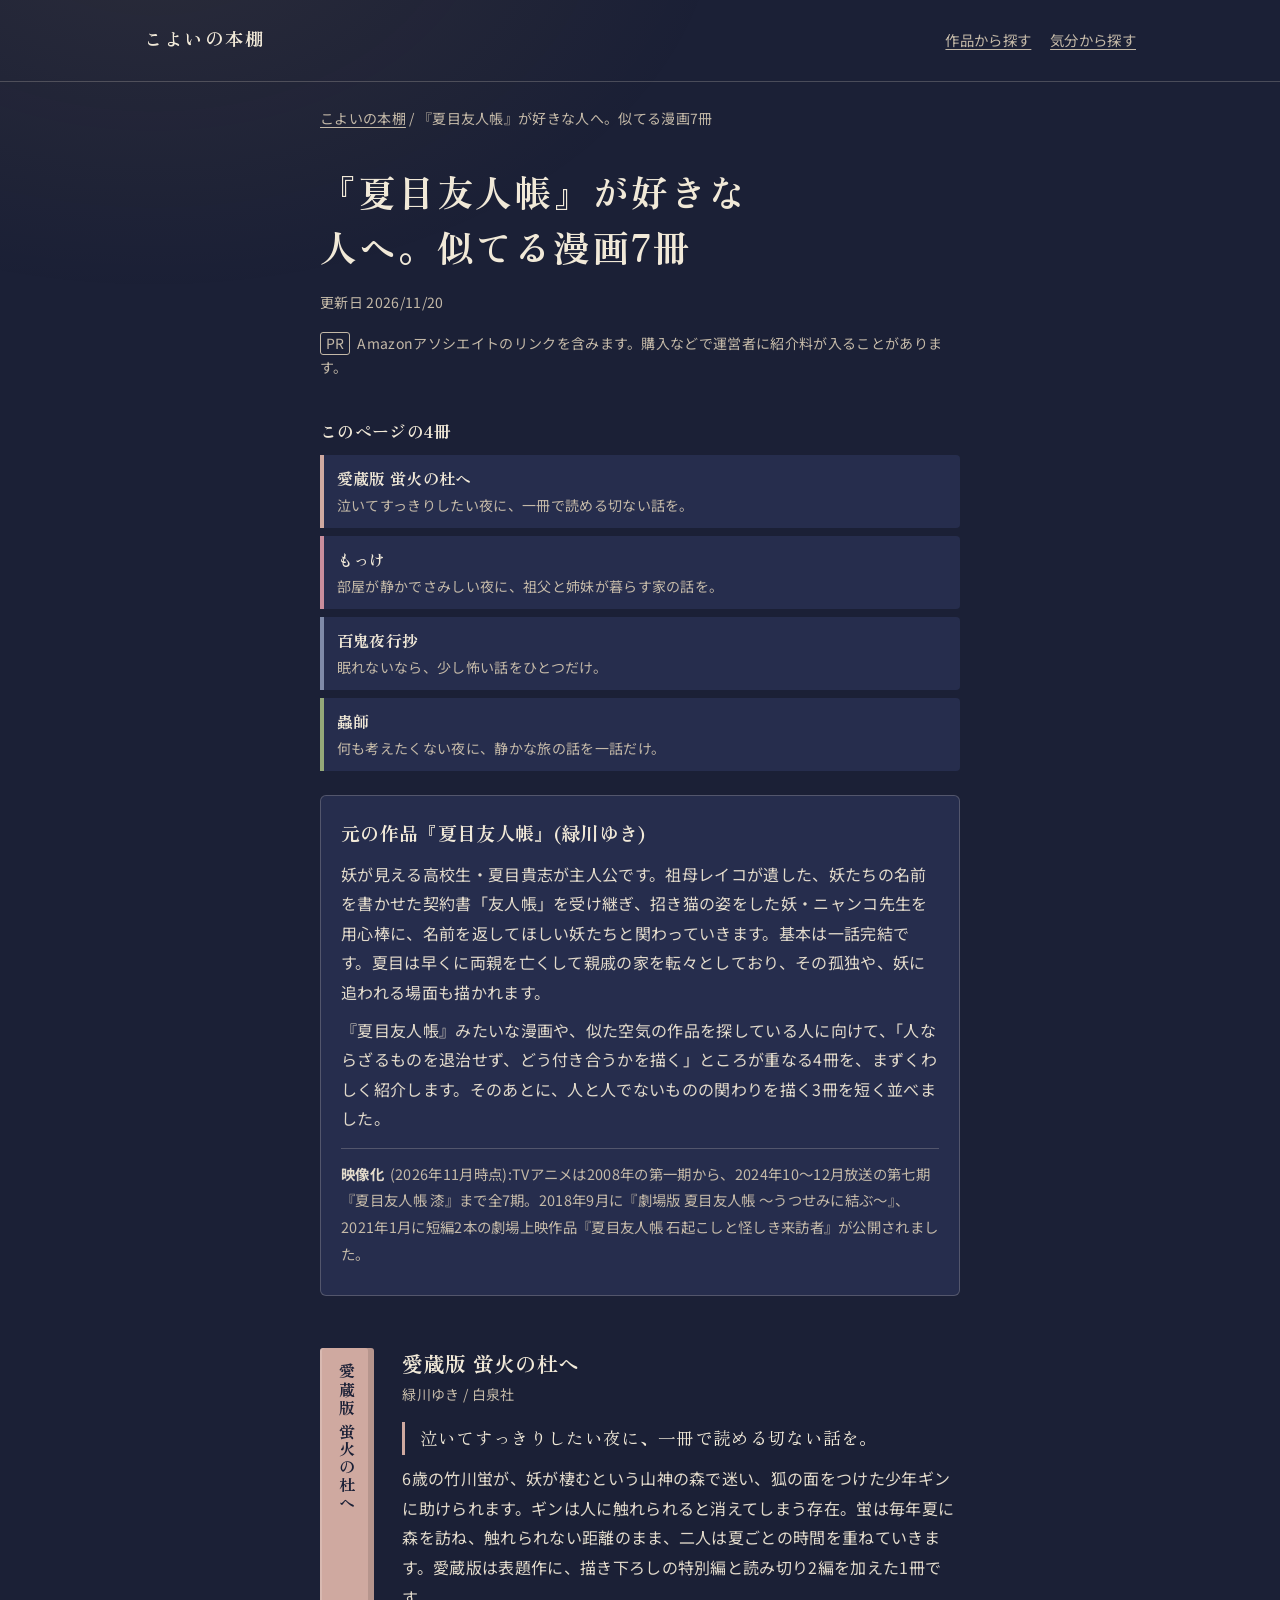
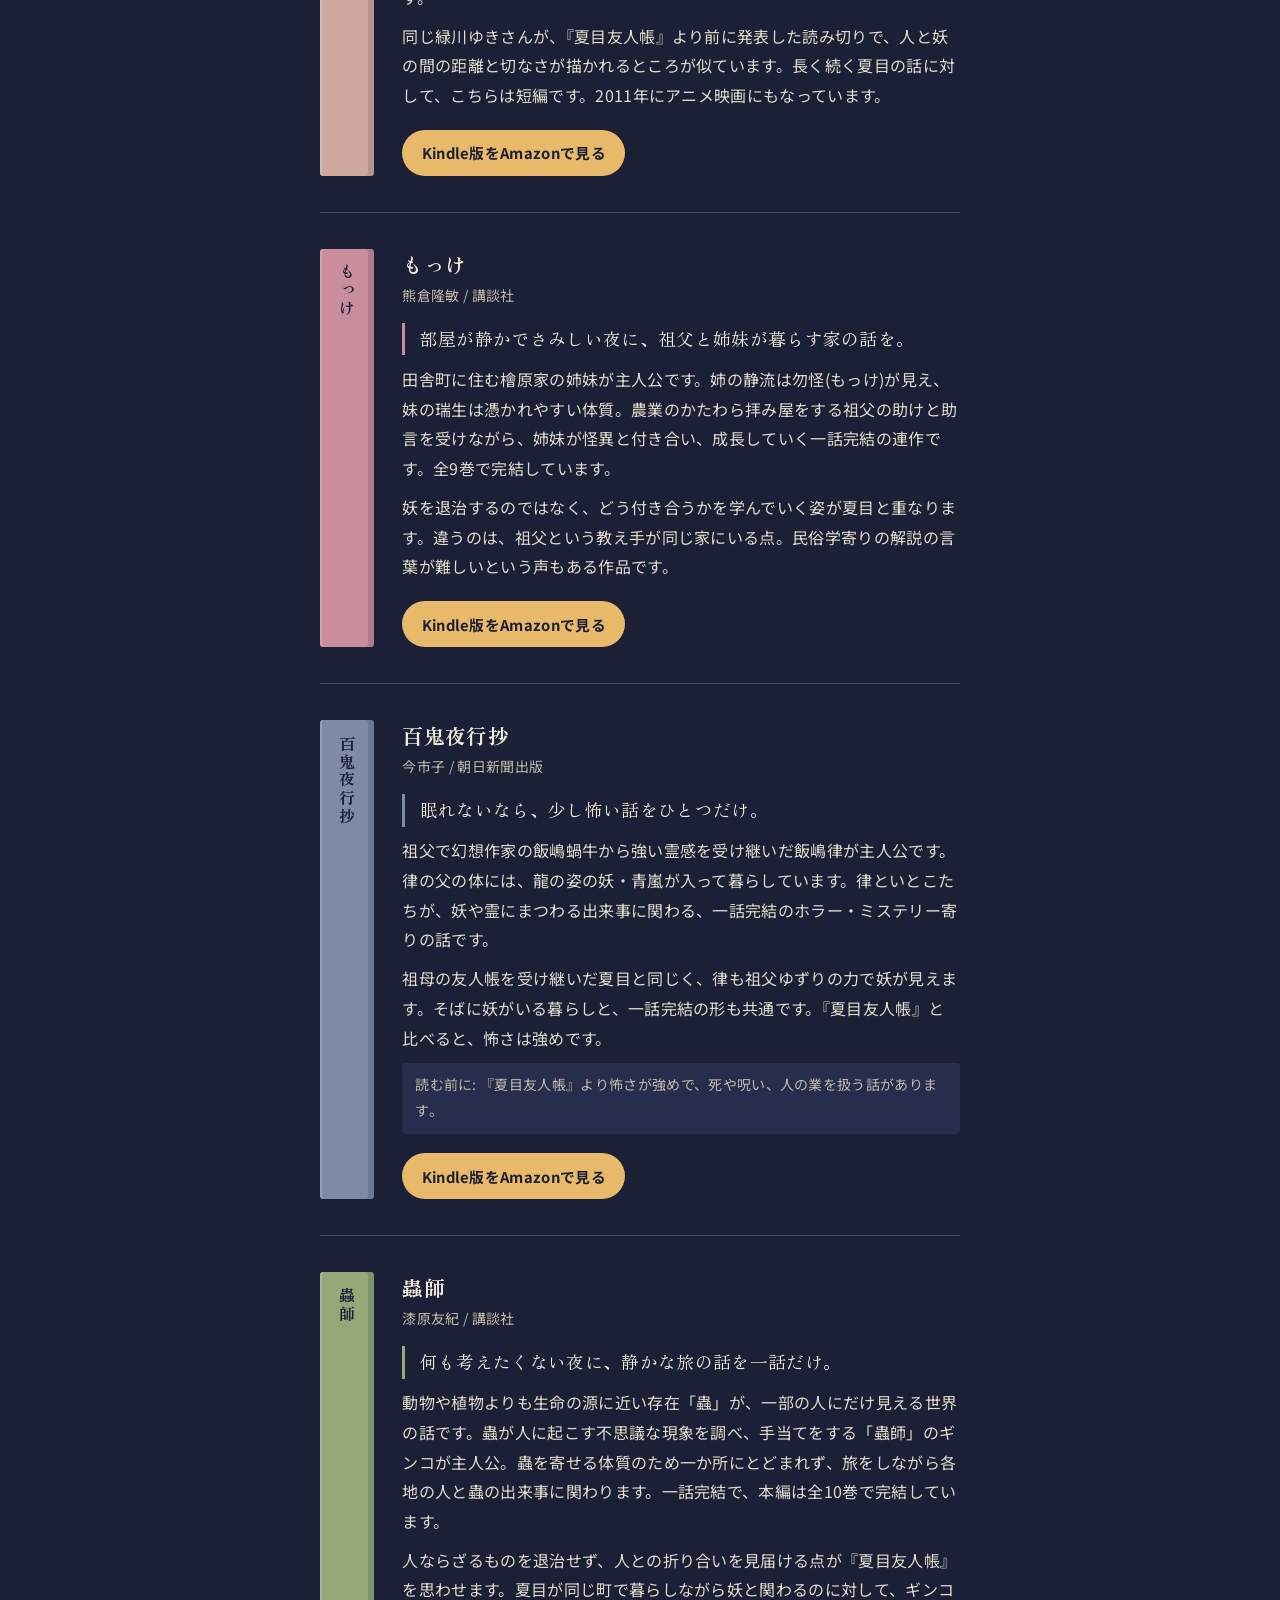
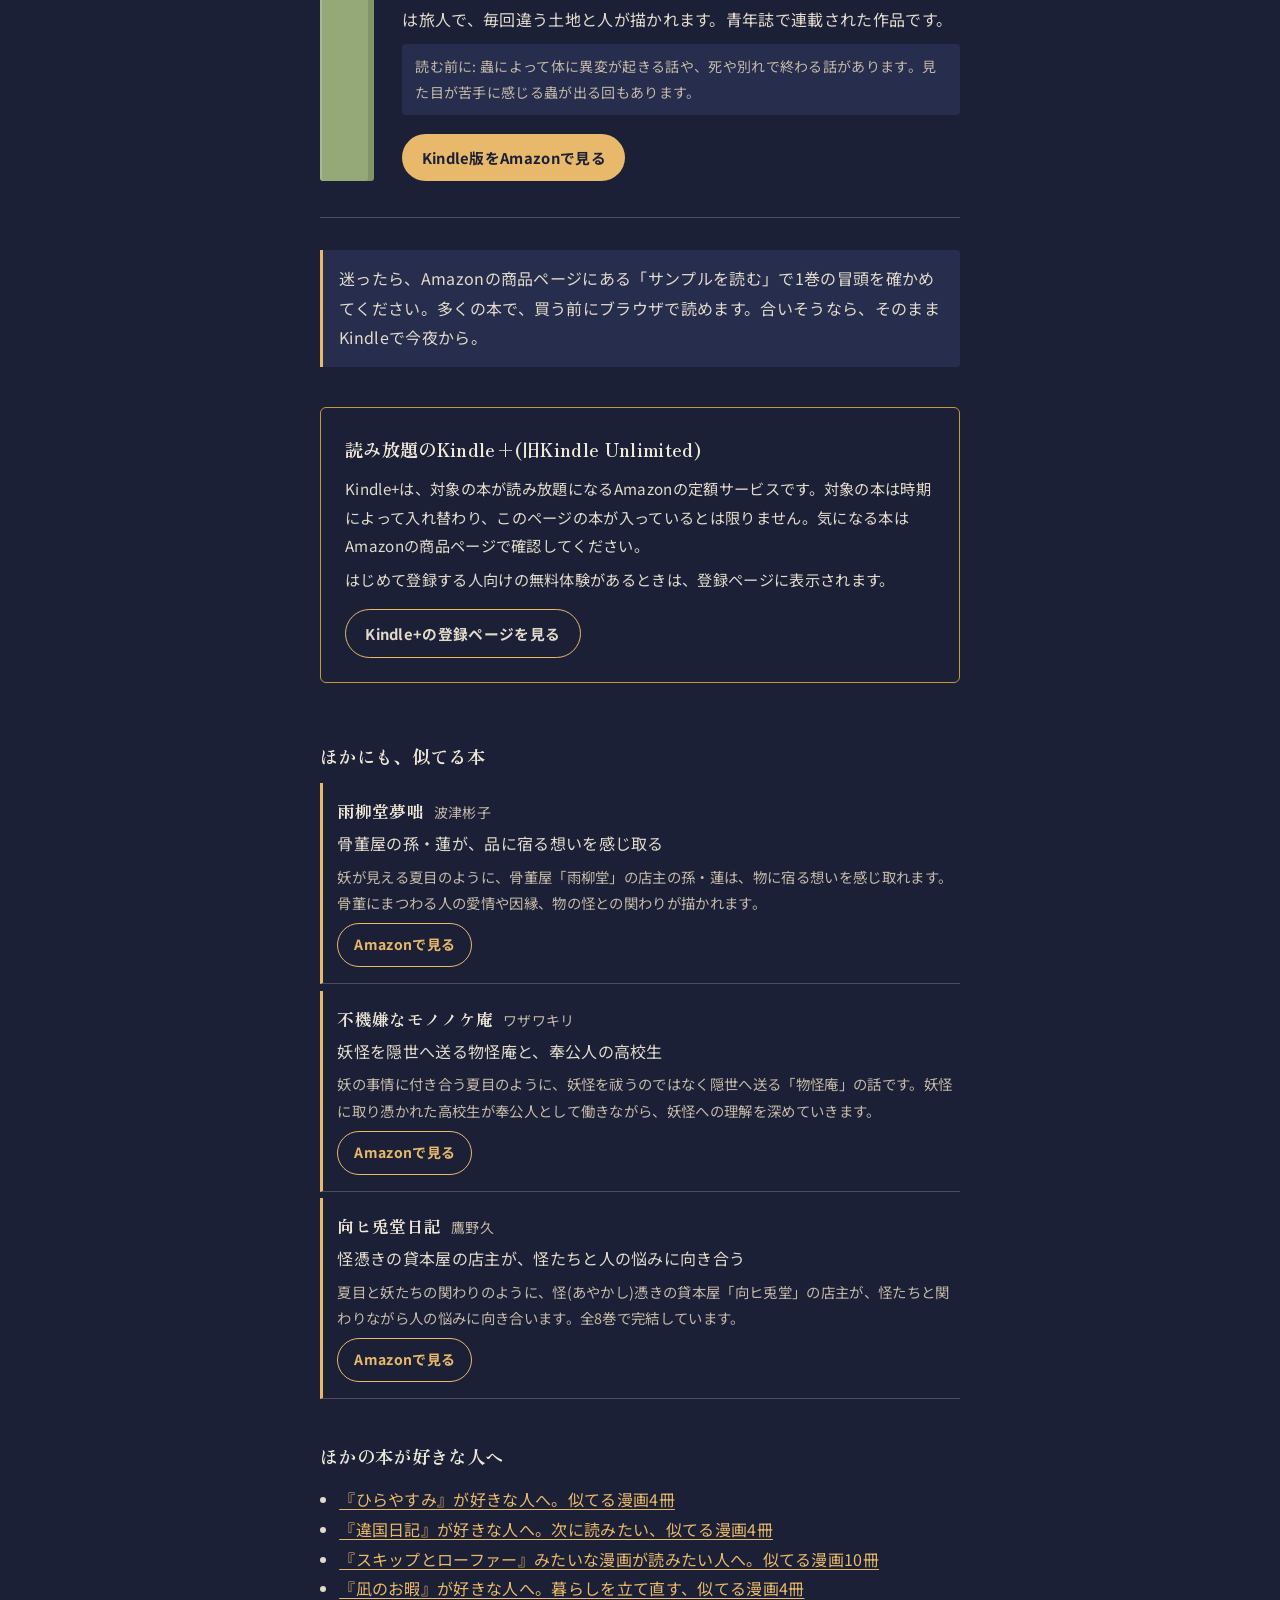
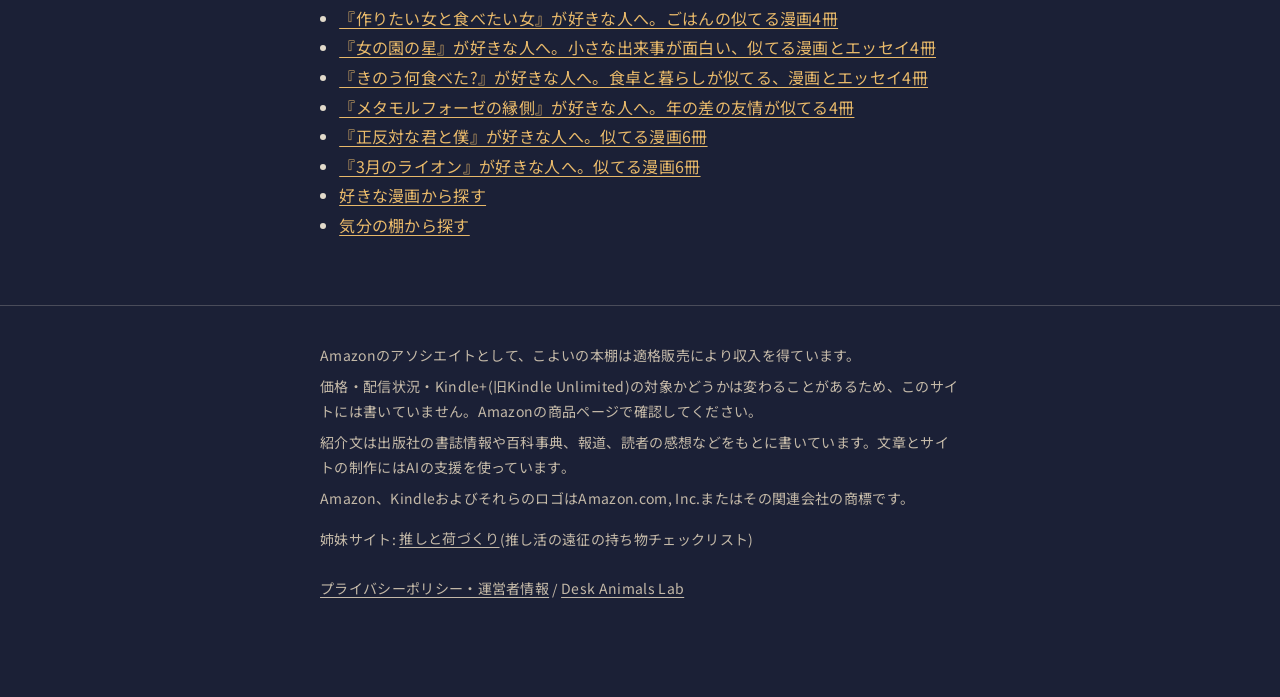
<file: natsume/index.html>
<!DOCTYPE html>
<html lang="ja">
<head>
<meta charset="UTF-8">
<meta name="viewport" content="width=device-width, initial-scale=1.0">
<title>『夏目友人帳』が好きな人におすすめ。似てる漫画7冊｜こよいの本棚</title>
<meta name="description" content="『夏目友人帳』みたいな漫画を探している人に、似てる漫画を7冊。人ならざるものを退治せず、静かに関わる話が似ている『蛍火の杜へ』『もっけ』『百鬼夜行抄』『蟲師』ほか。怖さの強い本には「読む前に」の注意を付けています。">
<link rel="canonical" href="https://deskanimals114510-ai.github.io/koyoi-hondana/natsume/">
<meta property="og:type" content="article">
<meta property="og:site_name" content="こよいの本棚">
<meta property="og:title" content="『夏目友人帳』が好きな人におすすめ。似てる漫画7冊｜こよいの本棚">
<meta property="og:description" content="『夏目友人帳』みたいな漫画を探している人に、似てる漫画を7冊。人ならざるものを退治せず、静かに関わる話が似ている『蛍火の杜へ』『もっけ』『百鬼夜行抄』『蟲師』ほか。怖さの強い本には「読む前に」の注意を付けています。">
<meta property="og:url" content="https://deskanimals114510-ai.github.io/koyoi-hondana/natsume/">
<meta property="og:image" content="https://deskanimals114510-ai.github.io/koyoi-hondana/og-image-2.jpg">
<meta property="og:image:width" content="1200">
<meta property="og:image:height" content="630">
<meta property="og:image:alt" content="こよいの本棚:好きな漫画の次の1冊を探す本棚">
<meta property="og:locale" content="ja_JP">
<meta name="twitter:card" content="summary_large_image">
<meta name="theme-color" content="#1b2036">
<link rel="icon" href="data:image/svg+xml,<svg xmlns=%22http://www.w3.org/2000/svg%22 viewBox=%220 0 100 100%22><rect width=%22100%22 height=%22100%22 rx=%2216%22 fill=%22%231b2036%22/><rect x=%2224%22 y=%2222%22 width=%2214%22 height=%2258%22 fill=%22%238f82b5%22/><rect x=%2242%22 y=%2232%22 width=%2214%22 height=%2248%22 fill=%22%23c98d9c%22/><rect x=%2260%22 y=%2226%22 width=%2214%22 height=%2254%22 fill=%22%23e8b96a%22/></svg>">
<link rel="preconnect" href="https://fonts.googleapis.com">
<link rel="preconnect" href="https://fonts.gstatic.com" crossorigin>
<link href="https://fonts.googleapis.com/css2?family=Noto+Sans+JP:wght@400;700&family=Zen+Old+Mincho:wght@700&display=swap" rel="stylesheet">
<link rel="stylesheet" href="../style.css">
<script defer src="../analytics.js"></script>
<script type="application/ld+json">[{"@context": "https://schema.org", "@type": "BreadcrumbList", "itemListElement": [{"@type": "ListItem", "position": 1, "name": "こよいの本棚", "item": "https://deskanimals114510-ai.github.io/koyoi-hondana/"}, {"@type": "ListItem", "position": 2, "name": "『夏目友人帳』が好きな人へ。似てる漫画7冊", "item": "https://deskanimals114510-ai.github.io/koyoi-hondana/natsume/"}]}, {"@context": "https://schema.org", "@type": "Article", "headline": "『夏目友人帳』が好きな人へ。似てる漫画7冊", "description": "『夏目友人帳』みたいな漫画を探している人に、似てる漫画を7冊。人ならざるものを退治せず、静かに関わる話が似ている『蛍火の杜へ』『もっけ』『百鬼夜行抄』『蟲師』ほか。怖さの強い本には「読む前に」の注意を付けています。", "datePublished": "2026-11-20", "dateModified": "2026-11-20", "inLanguage": "ja", "mainEntityOfPage": "https://deskanimals114510-ai.github.io/koyoi-hondana/natsume/", "image": ["https://deskanimals114510-ai.github.io/koyoi-hondana/og-image-2.jpg"], "author": {"@type": "Organization", "name": "こよいの本棚", "url": "https://deskanimals114510-ai.github.io/koyoi-hondana/"}}]</script>
</head>
<body>
<a class="skip-link" href="#main">本文へ移動</a>
<header class="site-header">
  <div class="wrap">
    <a class="site-name" href="../">こよいの本棚</a>
    <nav aria-label="サイト内"><a href="../#works">作品から探す</a> <a href="../#mood-entry">気分から探す</a></nav>
  </div>
</header>
<main id="main">
<div class="wrap-text">
  <p class="crumbs"><a href="../">こよいの本棚</a> / 『夏目友人帳』が好きな人へ。似てる漫画7冊</p>
  <div class="page-head">
    <h1>『夏目友人帳』が好きな人へ。似てる漫画7冊</h1>
    <p class="updated">更新日 <time datetime="2026-11-20">2026/11/20</time></p>
    <p class="pr-note"><b>PR</b>Amazonアソシエイトのリンクを含みます。購入などで運営者に紹介料が入ることがあります。</p>
  </div>
  <nav class="toc" aria-labelledby="toc-h">
    <h2 id="toc-h">このページの4冊</h2>
    <ol><li style="--c: var(--sp-naki)"><a href="#b-hotarubi"><span class="toc-title">愛蔵版 蛍火の杜へ</span><span class="toc-night">泣いてすっきりしたい夜に、一冊で読める切ない話を。</span></a></li><li style="--c: var(--sp-sabishii)"><a href="#b-mokke"><span class="toc-title">もっけ</span><span class="toc-night">部屋が静かでさみしい夜に、祖父と姉妹が暮らす家の話を。</span></a></li><li style="--c: var(--sp-nemure)"><a href="#b-hyakki"><span class="toc-title">百鬼夜行抄</span><span class="toc-night">眠れないなら、少し怖い話をひとつだけ。</span></a></li><li style="--c: var(--sp-kangae)"><a href="#b-mushishi"><span class="toc-title">蟲師</span><span class="toc-night">何も考えたくない夜に、静かな旅の話を一話だけ。</span></a></li></ol>
  </nav>
  <section class="anchor" aria-labelledby="anchor-h">
    <h2 id="anchor-h">元の作品『夏目友人帳』(緑川ゆき)</h2>
    <p>妖が見える高校生・夏目貴志が主人公です。祖母レイコが遺した、妖たちの名前を書かせた契約書「友人帳」を受け継ぎ、招き猫の姿をした妖・ニャンコ先生を用心棒に、名前を返してほしい妖たちと関わっていきます。基本は一話完結です。夏目は早くに両親を亡くして親戚の家を転々としており、その孤独や、妖に追われる場面も描かれます。</p><p>『夏目友人帳』みたいな漫画や、似た空気の作品を探している人に向けて、「人ならざるものを退治せず、どう付き合うかを描く」ところが重なる4冊を、まずくわしく紹介します。そのあとに、人と人でないものの関わりを描く3冊を短く並べました。</p>
    <p class="media"><b>映像化</b>(2026年11月時点):TVアニメは2008年の第一期から、2024年10〜12月放送の第七期『夏目友人帳 漆』まで全7期。2018年9月に『劇場版 夏目友人帳 〜うつせみに結ぶ〜』、2021年1月に短編2本の劇場上映作品『夏目友人帳 石起こしと怪しき来訪者』が公開されました。</p>
  </section>
  <section class="pick" id="b-hotarubi" style="--c: var(--sp-naki)" aria-labelledby="pick-hotarubi">
    <div class="pick-spine" aria-hidden="true"><span>愛蔵版 蛍火の杜へ</span></div>
    <div>
      <h2 id="pick-hotarubi">愛蔵版 蛍火の杜へ</h2>
      <p class="by">緑川ゆき / 白泉社</p>
      <p class="night">泣いてすっきりしたい夜に、一冊で読める切ない話を。</p>
      <p>6歳の竹川蛍が、妖が棲むという山神の森で迷い、狐の面をつけた少年ギンに助けられます。ギンは人に触れられると消えてしまう存在。蛍は毎年夏に森を訪ね、触れられない距離のまま、二人は夏ごとの時間を重ねていきます。愛蔵版は表題作に、描き下ろしの特別編と読み切り2編を加えた1冊です。</p><p>同じ緑川ゆきさんが、『夏目友人帳』より前に発表した読み切りで、人と妖の間の距離と切なさが描かれるところが似ています。長く続く夏目の話に対して、こちらは短編です。2011年にアニメ映画にもなっています。</p>
      <a class="btn-amazon" href="https://www.amazon.co.jp/dp/B00ES8F6WW?tag=tinywonders-22" target="_blank" rel="sponsored noopener" data-book="hotarubi" data-kind="book"><span class="vh">『愛蔵版 蛍火の杜へ』の</span>Kindle版をAmazonで見る<span class="vh">(新しいタブで開きます)</span></a>
      
    </div>
  </section>
  <section class="pick" id="b-mokke" style="--c: var(--sp-sabishii)" aria-labelledby="pick-mokke">
    <div class="pick-spine" aria-hidden="true"><span>もっけ</span></div>
    <div>
      <h2 id="pick-mokke">もっけ</h2>
      <p class="by">熊倉隆敏 / 講談社</p>
      <p class="night">部屋が静かでさみしい夜に、祖父と姉妹が暮らす家の話を。</p>
      <p>田舎町に住む檜原家の姉妹が主人公です。姉の静流は勿怪(もっけ)が見え、妹の瑞生は憑かれやすい体質。農業のかたわら拝み屋をする祖父の助けと助言を受けながら、姉妹が怪異と付き合い、成長していく一話完結の連作です。全9巻で完結しています。</p><p>妖を退治するのではなく、どう付き合うかを学んでいく姿が夏目と重なります。違うのは、祖父という教え手が同じ家にいる点。民俗学寄りの解説の言葉が難しいという声もある作品です。</p>
      <a class="btn-amazon" href="https://www.amazon.co.jp/dp/B00A2MCOU0?tag=tinywonders-22" target="_blank" rel="sponsored noopener" data-book="mokke" data-kind="book"><span class="vh">『もっけ』の</span>Kindle版をAmazonで見る<span class="vh">(新しいタブで開きます)</span></a>
      
    </div>
  </section>
  <section class="pick" id="b-hyakki" style="--c: var(--sp-nemure)" aria-labelledby="pick-hyakki">
    <div class="pick-spine" aria-hidden="true"><span>百鬼夜行抄</span></div>
    <div>
      <h2 id="pick-hyakki">百鬼夜行抄</h2>
      <p class="by">今市子 / 朝日新聞出版</p>
      <p class="night">眠れないなら、少し怖い話をひとつだけ。</p>
      <p>祖父で幻想作家の飯嶋蝸牛から強い霊感を受け継いだ飯嶋律が主人公です。律の父の体には、龍の姿の妖・青嵐が入って暮らしています。律といとこたちが、妖や霊にまつわる出来事に関わる、一話完結のホラー・ミステリー寄りの話です。</p><p>祖母の友人帳を受け継いだ夏目と同じく、律も祖父ゆずりの力で妖が見えます。そばに妖がいる暮らしと、一話完結の形も共通です。『夏目友人帳』と比べると、怖さは強めです。</p><p class="note">読む前に: 『夏目友人帳』より怖さが強めで、死や呪い、人の業を扱う話があります。</p>
      <a class="btn-amazon" href="https://www.amazon.co.jp/dp/B009CMZ5OI?tag=tinywonders-22" target="_blank" rel="sponsored noopener" data-book="hyakki" data-kind="book"><span class="vh">『百鬼夜行抄』の</span>Kindle版をAmazonで見る<span class="vh">(新しいタブで開きます)</span></a>
      
    </div>
  </section>
  <section class="pick" id="b-mushishi" style="--c: var(--sp-kangae)" aria-labelledby="pick-mushishi">
    <div class="pick-spine" aria-hidden="true"><span>蟲師</span></div>
    <div>
      <h2 id="pick-mushishi">蟲師</h2>
      <p class="by">漆原友紀 / 講談社</p>
      <p class="night">何も考えたくない夜に、静かな旅の話を一話だけ。</p>
      <p>動物や植物よりも生命の源に近い存在「蟲」が、一部の人にだけ見える世界の話です。蟲が人に起こす不思議な現象を調べ、手当てをする「蟲師」のギンコが主人公。蟲を寄せる体質のため一か所にとどまれず、旅をしながら各地の人と蟲の出来事に関わります。一話完結で、本編は全10巻で完結しています。</p><p>人ならざるものを退治せず、人との折り合いを見届ける点が『夏目友人帳』を思わせます。夏目が同じ町で暮らしながら妖と関わるのに対して、ギンコは旅人で、毎回違う土地と人が描かれます。青年誌で連載された作品です。</p><p class="note">読む前に: 蟲によって体に異変が起きる話や、死や別れで終わる話があります。見た目が苦手に感じる蟲が出る回もあります。</p>
      <a class="btn-amazon" href="https://www.amazon.co.jp/dp/B009KYBN44?tag=tinywonders-22" target="_blank" rel="sponsored noopener" data-book="mushishi" data-kind="book"><span class="vh">『蟲師』の</span>Kindle版をAmazonで見る<span class="vh">(新しいタブで開きます)</span></a>
      
    </div>
  </section>
  
  <p class="sample-line">迷ったら、Amazonの商品ページにある「サンプルを読む」で1巻の冒頭を確かめてください。多くの本で、買う前にブラウザで読めます。合いそうなら、そのままKindleで今夜から。</p>
  <aside class="ku" aria-labelledby="ku-title">
  <h2 id="ku-title">読み放題のKindle+(旧Kindle Unlimited)</h2>
  <p>Kindle+は、対象の本が読み放題になるAmazonの定額サービスです。対象の本は時期によって入れ替わり、このページの本が入っているとは限りません。気になる本はAmazonの商品ページで確認してください。</p>
  <p>はじめて登録する人向けの無料体験があるときは、登録ページに表示されます。</p>
  <a class="btn-amazon" href="https://www.amazon.co.jp/kindle-dbs/hz/signup?tag=tinywonders-22" target="_blank" rel="sponsored noopener" data-kind="ku">Kindle+の登録ページを見る<span class="vh">(新しいタブで開きます)</span></a>
</aside>
  <section class="also" aria-labelledby="also-h">
    <h2 id="also-h">ほかにも、似てる本</h2>
    <ul class="book-list">
      <li class="book-row">
        <div class="row-head"><h3>雨柳堂夢咄</h3><p class="by">波津彬子</p></div>
        <p class="tagline">骨董屋の孫・蓮が、品に宿る想いを感じ取る</p>
        <p class="also-why">妖が見える夏目のように、骨董屋「雨柳堂」の店主の孫・蓮は、物に宿る想いを感じ取れます。骨董にまつわる人の愛情や因縁、物の怪との関わりが描かれます。</p>
        
        <div class="book-links"><a class="btn-line" href="https://www.amazon.co.jp/dp/B00DU1YIXG?tag=tinywonders-22" target="_blank" rel="sponsored noopener" data-book="uryudo" data-kind="book"><span class="vh">『雨柳堂夢咄』の</span>Amazonで見る<span class="vh">(新しいタブで開きます)</span></a></div>
      </li>
      <li class="book-row">
        <div class="row-head"><h3>不機嫌なモノノケ庵</h3><p class="by">ワザワキリ</p></div>
        <p class="tagline">妖怪を隠世へ送る物怪庵と、奉公人の高校生</p>
        <p class="also-why">妖の事情に付き合う夏目のように、妖怪を祓うのではなく隠世へ送る「物怪庵」の話です。妖怪に取り憑かれた高校生が奉公人として働きながら、妖怪への理解を深めていきます。</p>
        
        <div class="book-links"><a class="btn-line" href="https://www.amazon.co.jp/dp/B00KRRU16Y?tag=tinywonders-22" target="_blank" rel="sponsored noopener" data-book="monoke" data-kind="book"><span class="vh">『不機嫌なモノノケ庵』の</span>Amazonで見る<span class="vh">(新しいタブで開きます)</span></a></div>
      </li>
      <li class="book-row">
        <div class="row-head"><h3>向ヒ兎堂日記</h3><p class="by">鷹野久</p></div>
        <p class="tagline">怪憑きの貸本屋の店主が、怪たちと人の悩みに向き合う</p>
        <p class="also-why">夏目と妖たちの関わりのように、怪(あやかし)憑きの貸本屋「向ヒ兎堂」の店主が、怪たちと関わりながら人の悩みに向き合います。全8巻で完結しています。</p>
        
        <div class="book-links"><a class="btn-line" href="https://www.amazon.co.jp/dp/B00CU6VISA?tag=tinywonders-22" target="_blank" rel="sponsored noopener" data-book="mukouhi" data-kind="book"><span class="vh">『向ヒ兎堂日記』の</span>Amazonで見る<span class="vh">(新しいタブで開きます)</span></a></div>
      </li>
    </ul>
  </section>
  <nav class="more" aria-labelledby="more-h">
    <h2 id="more-h">ほかの本が好きな人へ</h2>
    <ul><li><a href="../hirayasumi/">『ひらやすみ』が好きな人へ。似てる漫画4冊</a></li><li><a href="../ikoku/">『違国日記』が好きな人へ。次に読みたい、似てる漫画4冊</a></li><li><a href="../skip/">『スキップとローファー』みたいな漫画が読みたい人へ。似てる漫画10冊</a></li><li><a href="../nagi/">『凪のお暇』が好きな人へ。暮らしを立て直す、似てる漫画4冊</a></li><li><a href="../tsukutabe/">『作りたい女と食べたい女』が好きな人へ。ごはんの似てる漫画4冊</a></li><li><a href="../onnanosono/">『女の園の星』が好きな人へ。小さな出来事が面白い、似てる漫画とエッセイ4冊</a></li><li><a href="../nanitabe/">『きのう何食べた?』が好きな人へ。食卓と暮らしが似てる、漫画とエッセイ4冊</a></li><li><a href="../metamor/">『メタモルフォーゼの縁側』が好きな人へ。年の差の友情が似てる4冊</a></li><li><a href="../seihantai/">『正反対な君と僕』が好きな人へ。似てる漫画6冊</a></li><li><a href="../lion/">『3月のライオン』が好きな人へ。似てる漫画6冊</a></li><li><a href="../#works">好きな漫画から探す</a></li><li><a href="../#mood-entry">気分の棚から探す</a></li></ul>
  </nav>
</div>
</main>
<nav class="fab-nav" aria-label="気分の棚へ戻る"><a class="fab" href="../#mood-entry">気分を変える</a></nav>
<footer class="site-footer">
  <div class="wrap-text">
    <p>Amazonのアソシエイトとして、こよいの本棚は適格販売により収入を得ています。</p>
    <p>価格・配信状況・Kindle+(旧Kindle Unlimited)の対象かどうかは変わることがあるため、このサイトには書いていません。Amazonの商品ページで確認してください。</p>
    <p>紹介文は出版社の書誌情報や百科事典、報道、読者の感想などをもとに書いています。文章とサイトの制作にはAIの支援を使っています。</p>
    <p>Amazon、KindleおよびそれらのロゴはAmazon.com, Inc.またはその関連会社の商標です。</p>
    <p>姉妹サイト: <a href="https://deskanimals114510-ai.github.io/oshi-nizukuri/">推しと荷づくり</a>(推し活の遠征の持ち物チェックリスト)</p>
    <p><a href="../privacy/">プライバシーポリシー・運営者情報</a> / <a href="https://deskanimals114510-ai.github.io/" target="_blank" rel="noopener">Desk Animals Lab</a></p>
  </div>
</footer>
</body>
</html>
</file>
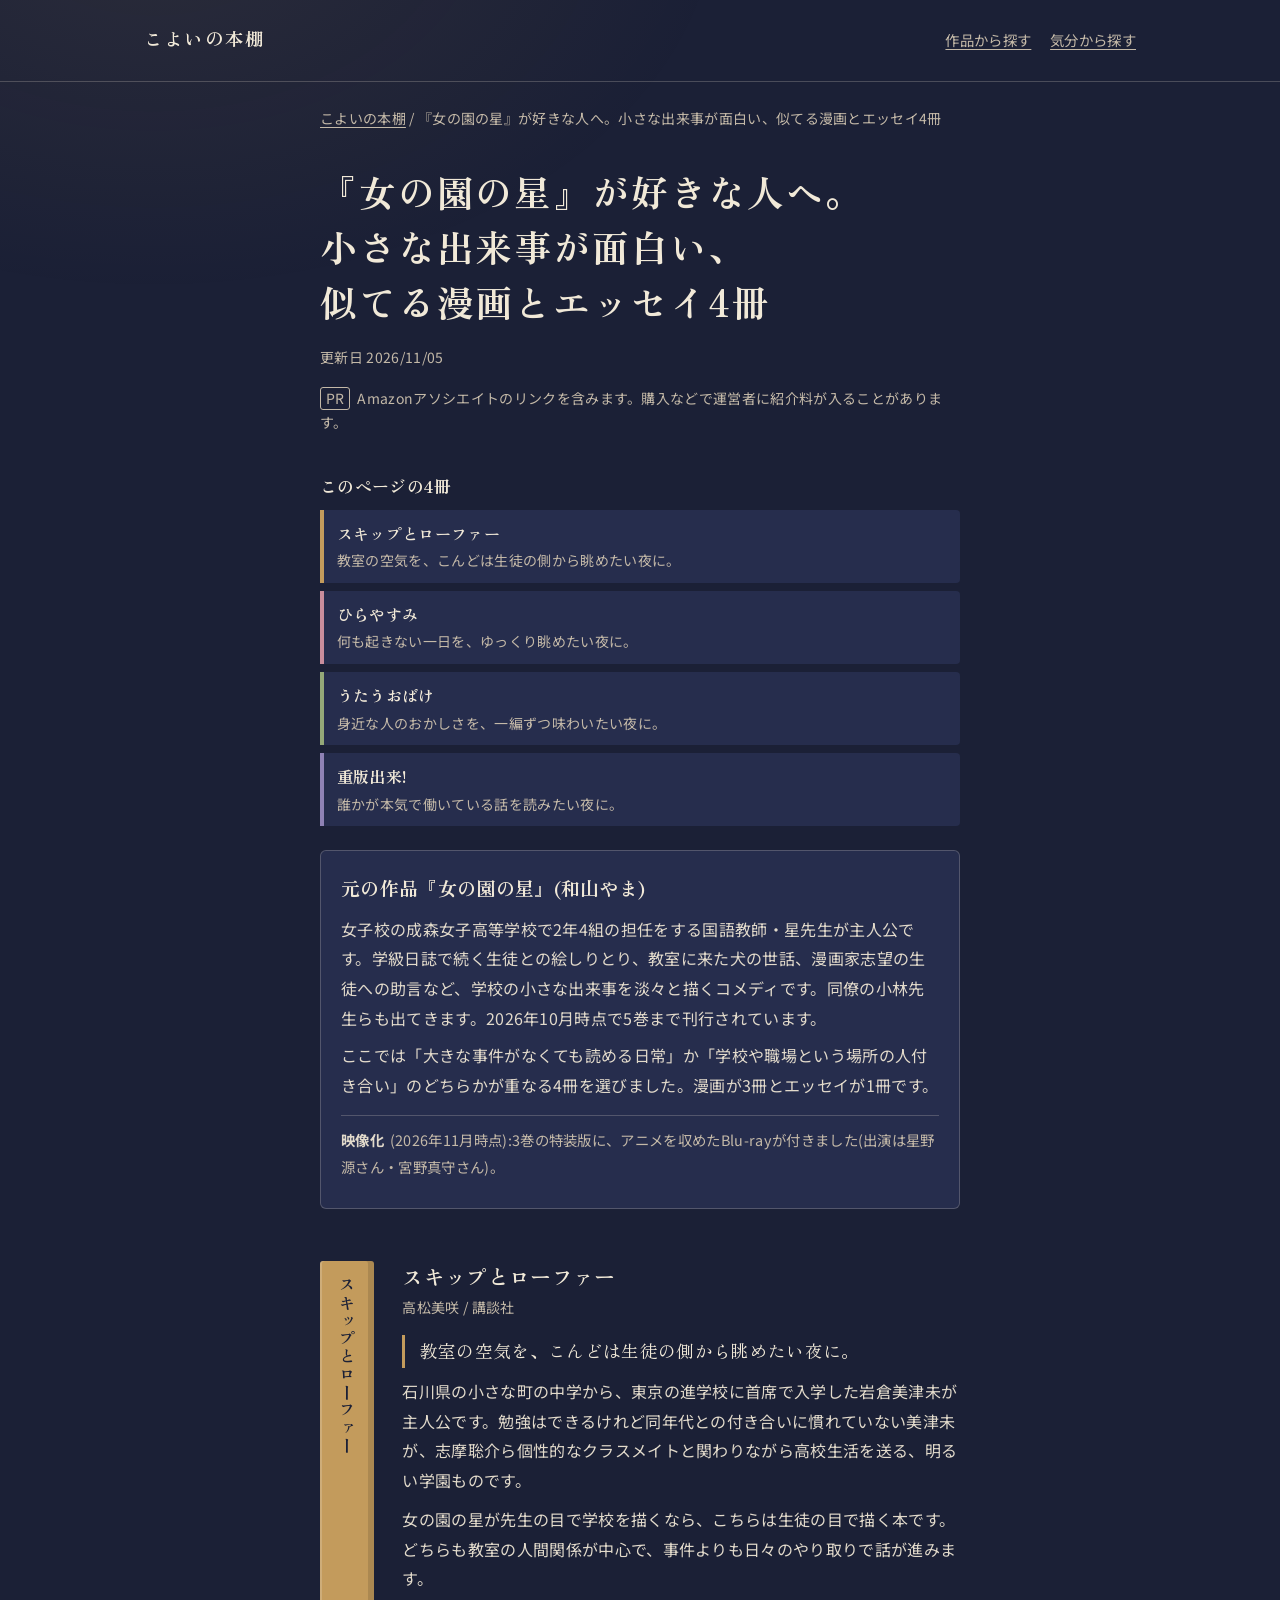
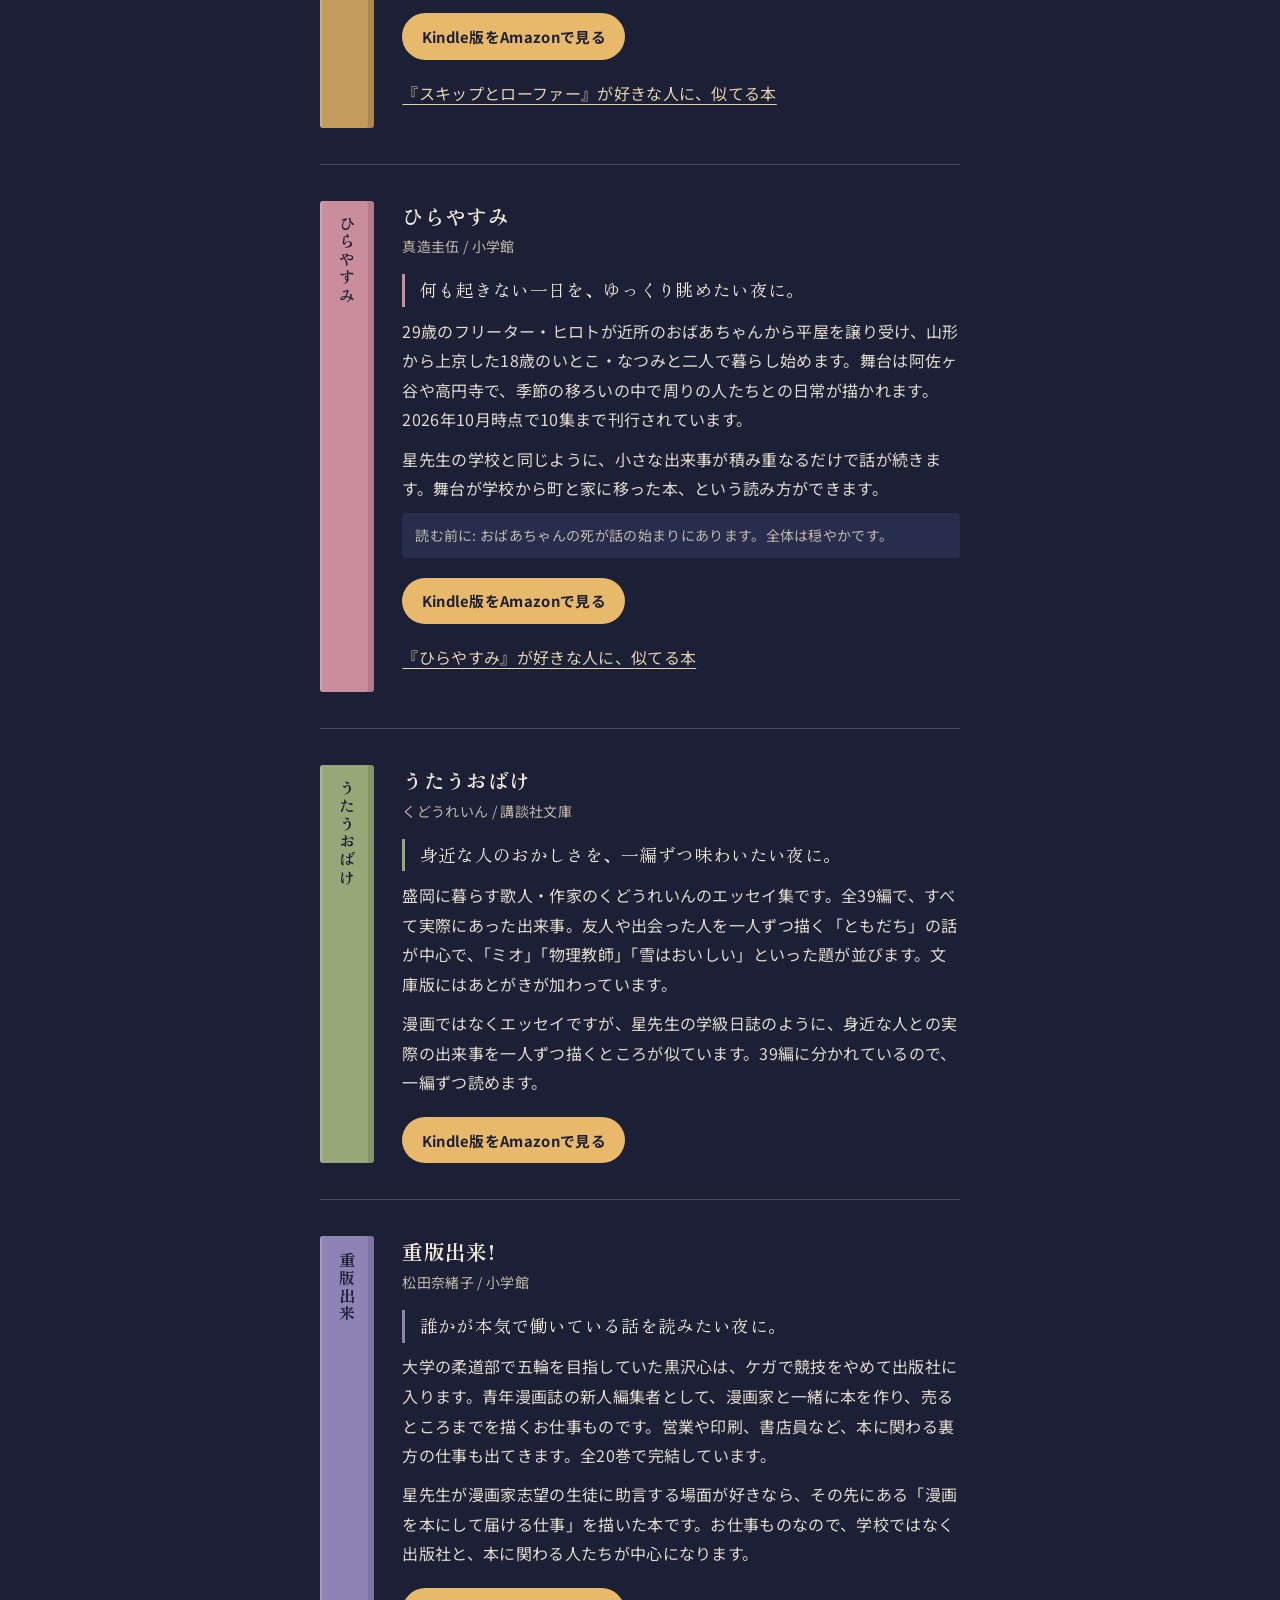
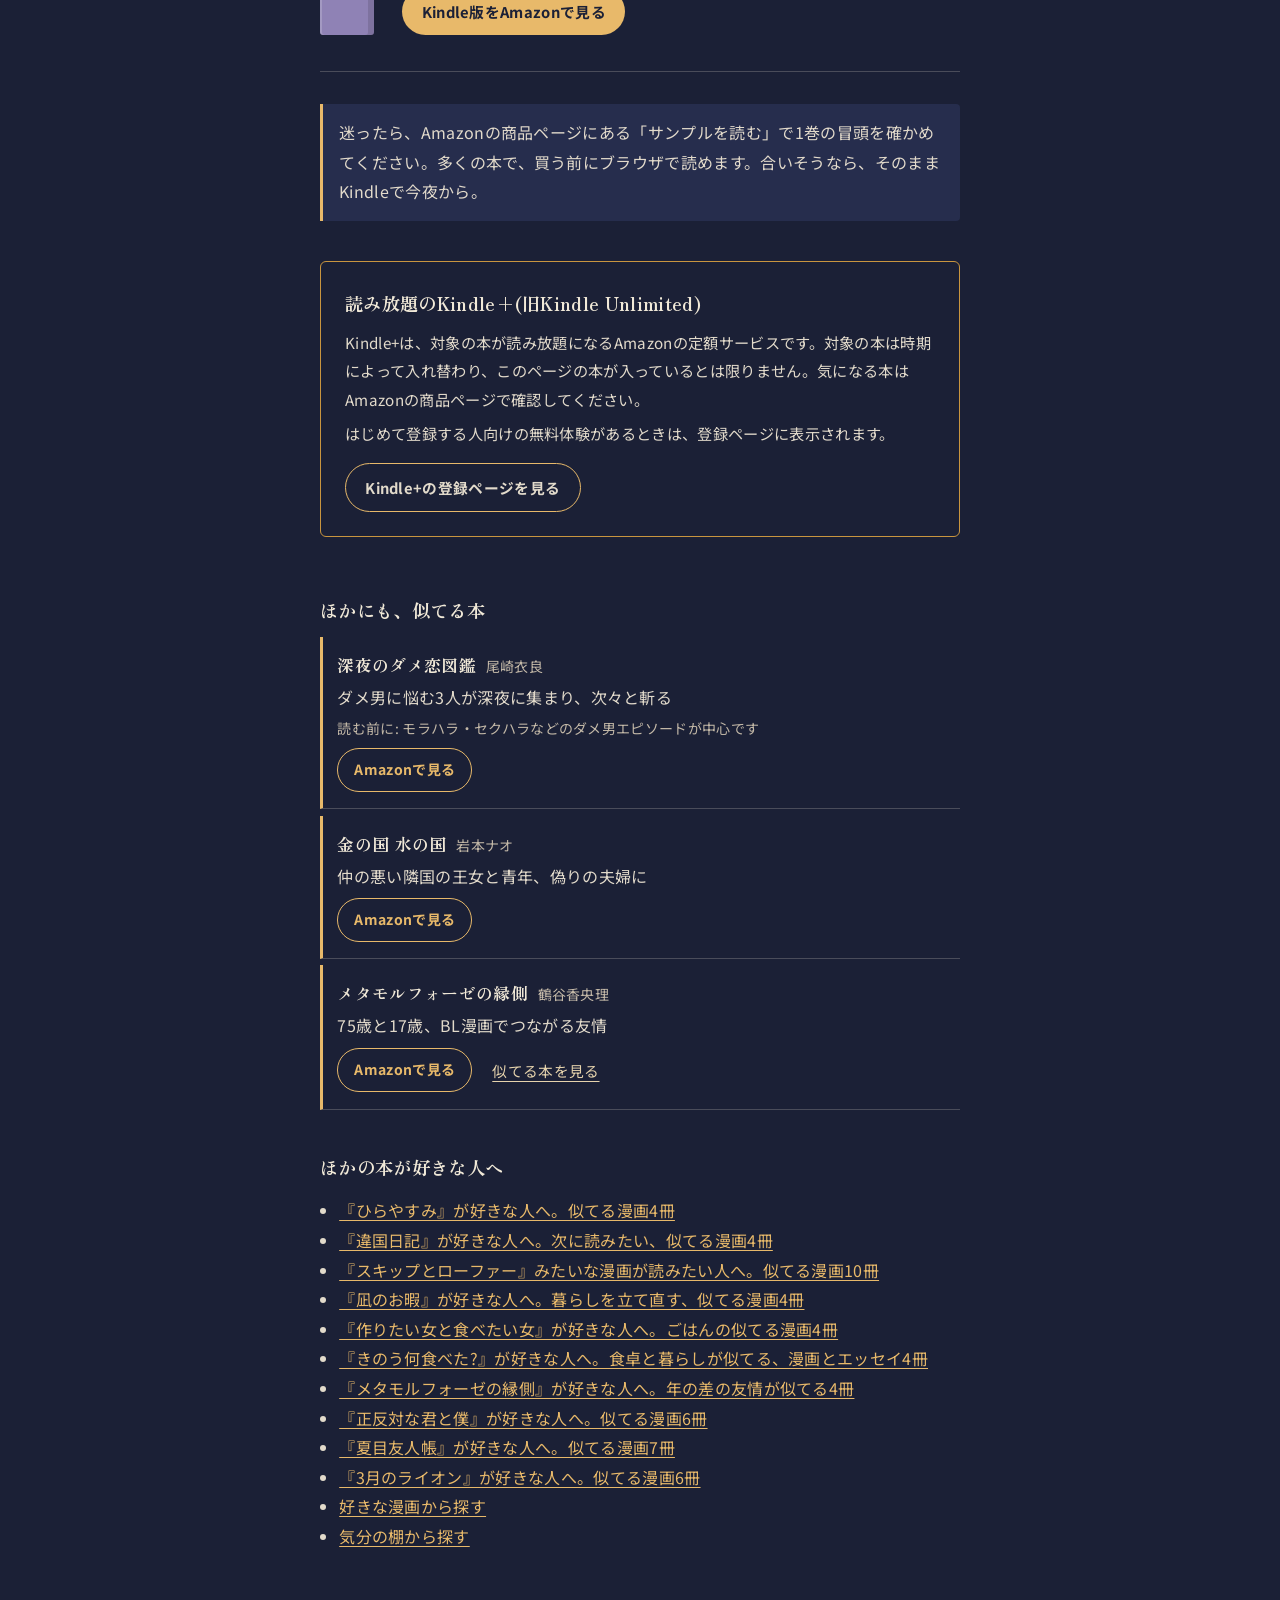
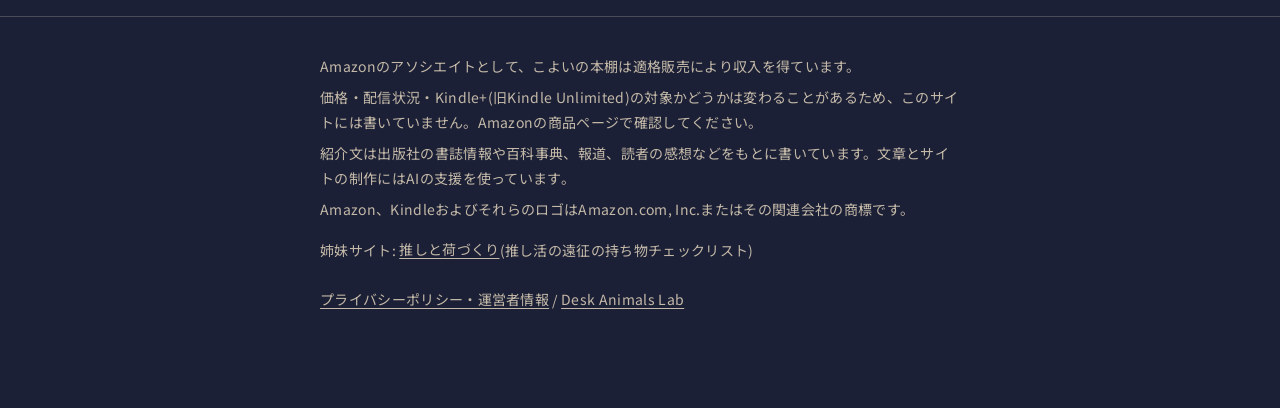
<file: onnanosono/index.html>
<!DOCTYPE html>
<html lang="ja">
<head>
<meta charset="UTF-8">
<meta name="viewport" content="width=device-width, initial-scale=1.0">
<title>『女の園の星』好きにおすすめ。似てる漫画とエッセイ4冊｜こよいの本棚</title>
<meta name="description" content="女子校の星先生の毎日を描く『女の園の星』が好きな人に、『スキップとローファー』『ひらやすみ』『うたうおばけ』『重版出来!』の4冊。大きな事件がなくても面白い、学校や職場や町の小さな出来事が共通する本を選びました。">
<link rel="canonical" href="https://deskanimals114510-ai.github.io/koyoi-hondana/onnanosono/">
<meta property="og:type" content="article">
<meta property="og:site_name" content="こよいの本棚">
<meta property="og:title" content="『女の園の星』好きにおすすめ。似てる漫画とエッセイ4冊｜こよいの本棚">
<meta property="og:description" content="女子校の星先生の毎日を描く『女の園の星』が好きな人に、『スキップとローファー』『ひらやすみ』『うたうおばけ』『重版出来!』の4冊。大きな事件がなくても面白い、学校や職場や町の小さな出来事が共通する本を選びました。">
<meta property="og:url" content="https://deskanimals114510-ai.github.io/koyoi-hondana/onnanosono/">
<meta property="og:image" content="https://deskanimals114510-ai.github.io/koyoi-hondana/og-image-2.jpg">
<meta property="og:image:width" content="1200">
<meta property="og:image:height" content="630">
<meta property="og:image:alt" content="こよいの本棚:好きな漫画の次の1冊を探す本棚">
<meta property="og:locale" content="ja_JP">
<meta name="twitter:card" content="summary_large_image">
<meta name="theme-color" content="#1b2036">
<link rel="icon" href="data:image/svg+xml,<svg xmlns=%22http://www.w3.org/2000/svg%22 viewBox=%220 0 100 100%22><rect width=%22100%22 height=%22100%22 rx=%2216%22 fill=%22%231b2036%22/><rect x=%2224%22 y=%2222%22 width=%2214%22 height=%2258%22 fill=%22%238f82b5%22/><rect x=%2242%22 y=%2232%22 width=%2214%22 height=%2248%22 fill=%22%23c98d9c%22/><rect x=%2260%22 y=%2226%22 width=%2214%22 height=%2254%22 fill=%22%23e8b96a%22/></svg>">
<link rel="preconnect" href="https://fonts.googleapis.com">
<link rel="preconnect" href="https://fonts.gstatic.com" crossorigin>
<link href="https://fonts.googleapis.com/css2?family=Noto+Sans+JP:wght@400;700&family=Zen+Old+Mincho:wght@700&display=swap" rel="stylesheet">
<link rel="stylesheet" href="../style.css">
<script defer src="../analytics.js"></script>
<script type="application/ld+json">[{"@context": "https://schema.org", "@type": "BreadcrumbList", "itemListElement": [{"@type": "ListItem", "position": 1, "name": "こよいの本棚", "item": "https://deskanimals114510-ai.github.io/koyoi-hondana/"}, {"@type": "ListItem", "position": 2, "name": "『女の園の星』が好きな人へ。小さな出来事が面白い、似てる漫画とエッセイ4冊", "item": "https://deskanimals114510-ai.github.io/koyoi-hondana/onnanosono/"}]}, {"@context": "https://schema.org", "@type": "Article", "headline": "『女の園の星』が好きな人へ。小さな出来事が面白い、似てる漫画とエッセイ4冊", "description": "女子校の星先生の毎日を描く『女の園の星』が好きな人に、『スキップとローファー』『ひらやすみ』『うたうおばけ』『重版出来!』の4冊。大きな事件がなくても面白い、学校や職場や町の小さな出来事が共通する本を選びました。", "datePublished": "2026-10-31", "dateModified": "2026-11-05", "inLanguage": "ja", "mainEntityOfPage": "https://deskanimals114510-ai.github.io/koyoi-hondana/onnanosono/", "image": ["https://deskanimals114510-ai.github.io/koyoi-hondana/og-image-2.jpg"], "author": {"@type": "Organization", "name": "こよいの本棚", "url": "https://deskanimals114510-ai.github.io/koyoi-hondana/"}}]</script>
</head>
<body>
<a class="skip-link" href="#main">本文へ移動</a>
<header class="site-header">
  <div class="wrap">
    <a class="site-name" href="../">こよいの本棚</a>
    <nav aria-label="サイト内"><a href="../#works">作品から探す</a> <a href="../#mood-entry">気分から探す</a></nav>
  </div>
</header>
<main id="main">
<div class="wrap-text">
  <p class="crumbs"><a href="../">こよいの本棚</a> / 『女の園の星』が好きな人へ。小さな出来事が面白い、似てる漫画とエッセイ4冊</p>
  <div class="page-head">
    <h1>『女の園の星』が好きな人へ。小さな出来事が面白い、似てる漫画とエッセイ4冊</h1>
    <p class="updated">更新日 <time datetime="2026-11-05">2026/11/05</time></p>
    <p class="pr-note"><b>PR</b>Amazonアソシエイトのリンクを含みます。購入などで運営者に紹介料が入ることがあります。</p>
  </div>
  <nav class="toc" aria-labelledby="toc-h">
    <h2 id="toc-h">このページの4冊</h2>
    <ol><li style="--c: var(--sp-ganbari)"><a href="#b-skip"><span class="toc-title">スキップとローファー</span><span class="toc-night">教室の空気を、こんどは生徒の側から眺めたい夜に。</span></a></li><li style="--c: var(--sp-sabishii)"><a href="#b-hirayasumi"><span class="toc-title">ひらやすみ</span><span class="toc-night">何も起きない一日を、ゆっくり眺めたい夜に。</span></a></li><li style="--c: var(--sp-kangae)"><a href="#b-utauobake"><span class="toc-title">うたうおばけ</span><span class="toc-night">身近な人のおかしさを、一編ずつ味わいたい夜に。</span></a></li><li style="--c: var(--sp-tsukare)"><a href="#b-juhan"><span class="toc-title">重版出来!</span><span class="toc-night">誰かが本気で働いている話を読みたい夜に。</span></a></li></ol>
  </nav>
  <section class="anchor" aria-labelledby="anchor-h">
    <h2 id="anchor-h">元の作品『女の園の星』(和山やま)</h2>
    <p>女子校の成森女子高等学校で2年4組の担任をする国語教師・星先生が主人公です。学級日誌で続く生徒との絵しりとり、教室に来た犬の世話、漫画家志望の生徒への助言など、学校の小さな出来事を淡々と描くコメディです。同僚の小林先生らも出てきます。2026年10月時点で5巻まで刊行されています。</p><p>ここでは「大きな事件がなくても読める日常」か「学校や職場という場所の人付き合い」のどちらかが重なる4冊を選びました。漫画が3冊とエッセイが1冊です。</p>
    <p class="media"><b>映像化</b>(2026年11月時点):3巻の特装版に、アニメを収めたBlu-rayが付きました(出演は星野源さん・宮野真守さん)。</p>
  </section>
  <section class="pick" id="b-skip" style="--c: var(--sp-ganbari)" aria-labelledby="pick-skip">
    <div class="pick-spine" aria-hidden="true"><span>スキップとローファー</span></div>
    <div>
      <h2 id="pick-skip">スキップとローファー</h2>
      <p class="by">高松美咲 / 講談社</p>
      <p class="night">教室の空気を、こんどは生徒の側から眺めたい夜に。</p>
      <p>石川県の小さな町の中学から、東京の進学校に首席で入学した岩倉美津未が主人公です。勉強はできるけれど同年代との付き合いに慣れていない美津未が、志摩聡介ら個性的なクラスメイトと関わりながら高校生活を送る、明るい学園ものです。</p><p>女の園の星が先生の目で学校を描くなら、こちらは生徒の目で描く本です。どちらも教室の人間関係が中心で、事件よりも日々のやり取りで話が進みます。</p>
      <a class="btn-amazon" href="https://www.amazon.co.jp/dp/B07MT9BQFX?tag=tinywonders-22" target="_blank" rel="sponsored noopener" data-book="skip" data-kind="book"><span class="vh">『スキップとローファー』の</span>Kindle版をAmazonで見る<span class="vh">(新しいタブで開きます)</span></a>
      <p class="pick-more"><a class="link-page" href="../skip/">『スキップとローファー』が好きな人に、似てる本</a></p>
    </div>
  </section>
  <section class="pick" id="b-hirayasumi" style="--c: var(--sp-sabishii)" aria-labelledby="pick-hirayasumi">
    <div class="pick-spine" aria-hidden="true"><span>ひらやすみ</span></div>
    <div>
      <h2 id="pick-hirayasumi">ひらやすみ</h2>
      <p class="by">真造圭伍 / 小学館</p>
      <p class="night">何も起きない一日を、ゆっくり眺めたい夜に。</p>
      <p>29歳のフリーター・ヒロトが近所のおばあちゃんから平屋を譲り受け、山形から上京した18歳のいとこ・なつみと二人で暮らし始めます。舞台は阿佐ヶ谷や高円寺で、季節の移ろいの中で周りの人たちとの日常が描かれます。2026年10月時点で10集まで刊行されています。</p><p>星先生の学校と同じように、小さな出来事が積み重なるだけで話が続きます。舞台が学校から町と家に移った本、という読み方ができます。</p><p class="note">読む前に: おばあちゃんの死が話の始まりにあります。全体は穏やかです。</p>
      <a class="btn-amazon" href="https://www.amazon.co.jp/dp/B09DG3MH93?tag=tinywonders-22" target="_blank" rel="sponsored noopener" data-book="hirayasumi" data-kind="book"><span class="vh">『ひらやすみ』の</span>Kindle版をAmazonで見る<span class="vh">(新しいタブで開きます)</span></a>
      <p class="pick-more"><a class="link-page" href="../hirayasumi/">『ひらやすみ』が好きな人に、似てる本</a></p>
    </div>
  </section>
  <section class="pick" id="b-utauobake" style="--c: var(--sp-kangae)" aria-labelledby="pick-utauobake">
    <div class="pick-spine" aria-hidden="true"><span>うたうおばけ</span></div>
    <div>
      <h2 id="pick-utauobake">うたうおばけ</h2>
      <p class="by">くどうれいん / 講談社文庫</p>
      <p class="night">身近な人のおかしさを、一編ずつ味わいたい夜に。</p>
      <p>盛岡に暮らす歌人・作家のくどうれいんのエッセイ集です。全39編で、すべて実際にあった出来事。友人や出会った人を一人ずつ描く「ともだち」の話が中心で、「ミオ」「物理教師」「雪はおいしい」といった題が並びます。文庫版にはあとがきが加わっています。</p><p>漫画ではなくエッセイですが、星先生の学級日誌のように、身近な人との実際の出来事を一人ずつ描くところが似ています。39編に分かれているので、一編ずつ読めます。</p>
      <a class="btn-amazon" href="https://www.amazon.co.jp/dp/B0CK1M82JS?tag=tinywonders-22" target="_blank" rel="sponsored noopener" data-book="utauobake" data-kind="book"><span class="vh">『うたうおばけ』の</span>Kindle版をAmazonで見る<span class="vh">(新しいタブで開きます)</span></a>
      
    </div>
  </section>
  <section class="pick" id="b-juhan" style="--c: var(--sp-tsukare)" aria-labelledby="pick-juhan">
    <div class="pick-spine" aria-hidden="true"><span>重版出来</span></div>
    <div>
      <h2 id="pick-juhan">重版出来!</h2>
      <p class="by">松田奈緒子 / 小学館</p>
      <p class="night">誰かが本気で働いている話を読みたい夜に。</p>
      <p>大学の柔道部で五輪を目指していた黒沢心は、ケガで競技をやめて出版社に入ります。青年漫画誌の新人編集者として、漫画家と一緒に本を作り、売るところまでを描くお仕事ものです。営業や印刷、書店員など、本に関わる裏方の仕事も出てきます。全20巻で完結しています。</p><p>星先生が漫画家志望の生徒に助言する場面が好きなら、その先にある「漫画を本にして届ける仕事」を描いた本です。お仕事ものなので、学校ではなく出版社と、本に関わる人たちが中心になります。</p>
      <a class="btn-amazon" href="https://www.amazon.co.jp/dp/B00G9S9IV4?tag=tinywonders-22" target="_blank" rel="sponsored noopener" data-book="juhan" data-kind="book"><span class="vh">『重版出来!』の</span>Kindle版をAmazonで見る<span class="vh">(新しいタブで開きます)</span></a>
      
    </div>
  </section>
  
  <p class="sample-line">迷ったら、Amazonの商品ページにある「サンプルを読む」で1巻の冒頭を確かめてください。多くの本で、買う前にブラウザで読めます。合いそうなら、そのままKindleで今夜から。</p>
  <aside class="ku" aria-labelledby="ku-title">
  <h2 id="ku-title">読み放題のKindle+(旧Kindle Unlimited)</h2>
  <p>Kindle+は、対象の本が読み放題になるAmazonの定額サービスです。対象の本は時期によって入れ替わり、このページの本が入っているとは限りません。気になる本はAmazonの商品ページで確認してください。</p>
  <p>はじめて登録する人向けの無料体験があるときは、登録ページに表示されます。</p>
  <a class="btn-amazon" href="https://www.amazon.co.jp/kindle-dbs/hz/signup?tag=tinywonders-22" target="_blank" rel="sponsored noopener" data-kind="ku">Kindle+の登録ページを見る<span class="vh">(新しいタブで開きます)</span></a>
</aside>
  <section class="also" aria-labelledby="also-h">
    <h2 id="also-h">ほかにも、似てる本</h2>
    <ul class="book-list">
      <li class="book-row">
        <div class="row-head"><h3>深夜のダメ恋図鑑</h3><p class="by">尾崎衣良</p></div>
        <p class="tagline">ダメ男に悩む3人が深夜に集まり、次々と斬る</p>
        
        <p class="row-note">読む前に: モラハラ・セクハラなどのダメ男エピソードが中心です</p>
        <div class="book-links"><a class="btn-line" href="https://www.amazon.co.jp/dp/B00YECKA46?tag=tinywonders-22" target="_blank" rel="sponsored noopener" data-book="damekoi" data-kind="book"><span class="vh">『深夜のダメ恋図鑑』の</span>Amazonで見る<span class="vh">(新しいタブで開きます)</span></a></div>
      </li>
      <li class="book-row">
        <div class="row-head"><h3>金の国 水の国</h3><p class="by">岩本ナオ</p></div>
        <p class="tagline">仲の悪い隣国の王女と青年、偽りの夫婦に</p>
        
        
        <div class="book-links"><a class="btn-line" href="https://www.amazon.co.jp/dp/B01I0VBDII?tag=tinywonders-22" target="_blank" rel="sponsored noopener" data-book="kinnokuni" data-kind="book"><span class="vh">『金の国 水の国』の</span>Amazonで見る<span class="vh">(新しいタブで開きます)</span></a></div>
      </li>
      <li class="book-row">
        <div class="row-head"><h3>メタモルフォーゼの縁側</h3><p class="by">鶴谷香央理</p></div>
        <p class="tagline">75歳と17歳、BL漫画でつながる友情</p>
        
        
        <div class="book-links"><a class="btn-line" href="https://www.amazon.co.jp/dp/B07CJ9RJFY?tag=tinywonders-22" target="_blank" rel="sponsored noopener" data-book="metamor" data-kind="book"><span class="vh">『メタモルフォーゼの縁側』の</span>Amazonで見る<span class="vh">(新しいタブで開きます)</span></a><a class="link-page" href="../metamor/">似てる本を見る<span class="vh">(『メタモルフォーゼの縁側』が好きな人へ)</span></a></div>
      </li>
    </ul>
  </section>
  <nav class="more" aria-labelledby="more-h">
    <h2 id="more-h">ほかの本が好きな人へ</h2>
    <ul><li><a href="../hirayasumi/">『ひらやすみ』が好きな人へ。似てる漫画4冊</a></li><li><a href="../ikoku/">『違国日記』が好きな人へ。次に読みたい、似てる漫画4冊</a></li><li><a href="../skip/">『スキップとローファー』みたいな漫画が読みたい人へ。似てる漫画10冊</a></li><li><a href="../nagi/">『凪のお暇』が好きな人へ。暮らしを立て直す、似てる漫画4冊</a></li><li><a href="../tsukutabe/">『作りたい女と食べたい女』が好きな人へ。ごはんの似てる漫画4冊</a></li><li><a href="../nanitabe/">『きのう何食べた?』が好きな人へ。食卓と暮らしが似てる、漫画とエッセイ4冊</a></li><li><a href="../metamor/">『メタモルフォーゼの縁側』が好きな人へ。年の差の友情が似てる4冊</a></li><li><a href="../seihantai/">『正反対な君と僕』が好きな人へ。似てる漫画6冊</a></li><li><a href="../natsume/">『夏目友人帳』が好きな人へ。似てる漫画7冊</a></li><li><a href="../lion/">『3月のライオン』が好きな人へ。似てる漫画6冊</a></li><li><a href="../#works">好きな漫画から探す</a></li><li><a href="../#mood-entry">気分の棚から探す</a></li></ul>
  </nav>
</div>
</main>
<nav class="fab-nav" aria-label="気分の棚へ戻る"><a class="fab" href="../#mood-entry">気分を変える</a></nav>
<footer class="site-footer">
  <div class="wrap-text">
    <p>Amazonのアソシエイトとして、こよいの本棚は適格販売により収入を得ています。</p>
    <p>価格・配信状況・Kindle+(旧Kindle Unlimited)の対象かどうかは変わることがあるため、このサイトには書いていません。Amazonの商品ページで確認してください。</p>
    <p>紹介文は出版社の書誌情報や百科事典、報道、読者の感想などをもとに書いています。文章とサイトの制作にはAIの支援を使っています。</p>
    <p>Amazon、KindleおよびそれらのロゴはAmazon.com, Inc.またはその関連会社の商標です。</p>
    <p>姉妹サイト: <a href="https://deskanimals114510-ai.github.io/oshi-nizukuri/">推しと荷づくり</a>(推し活の遠征の持ち物チェックリスト)</p>
    <p><a href="../privacy/">プライバシーポリシー・運営者情報</a> / <a href="https://deskanimals114510-ai.github.io/" target="_blank" rel="noopener">Desk Animals Lab</a></p>
  </div>
</footer>
</body>
</html>
</file>
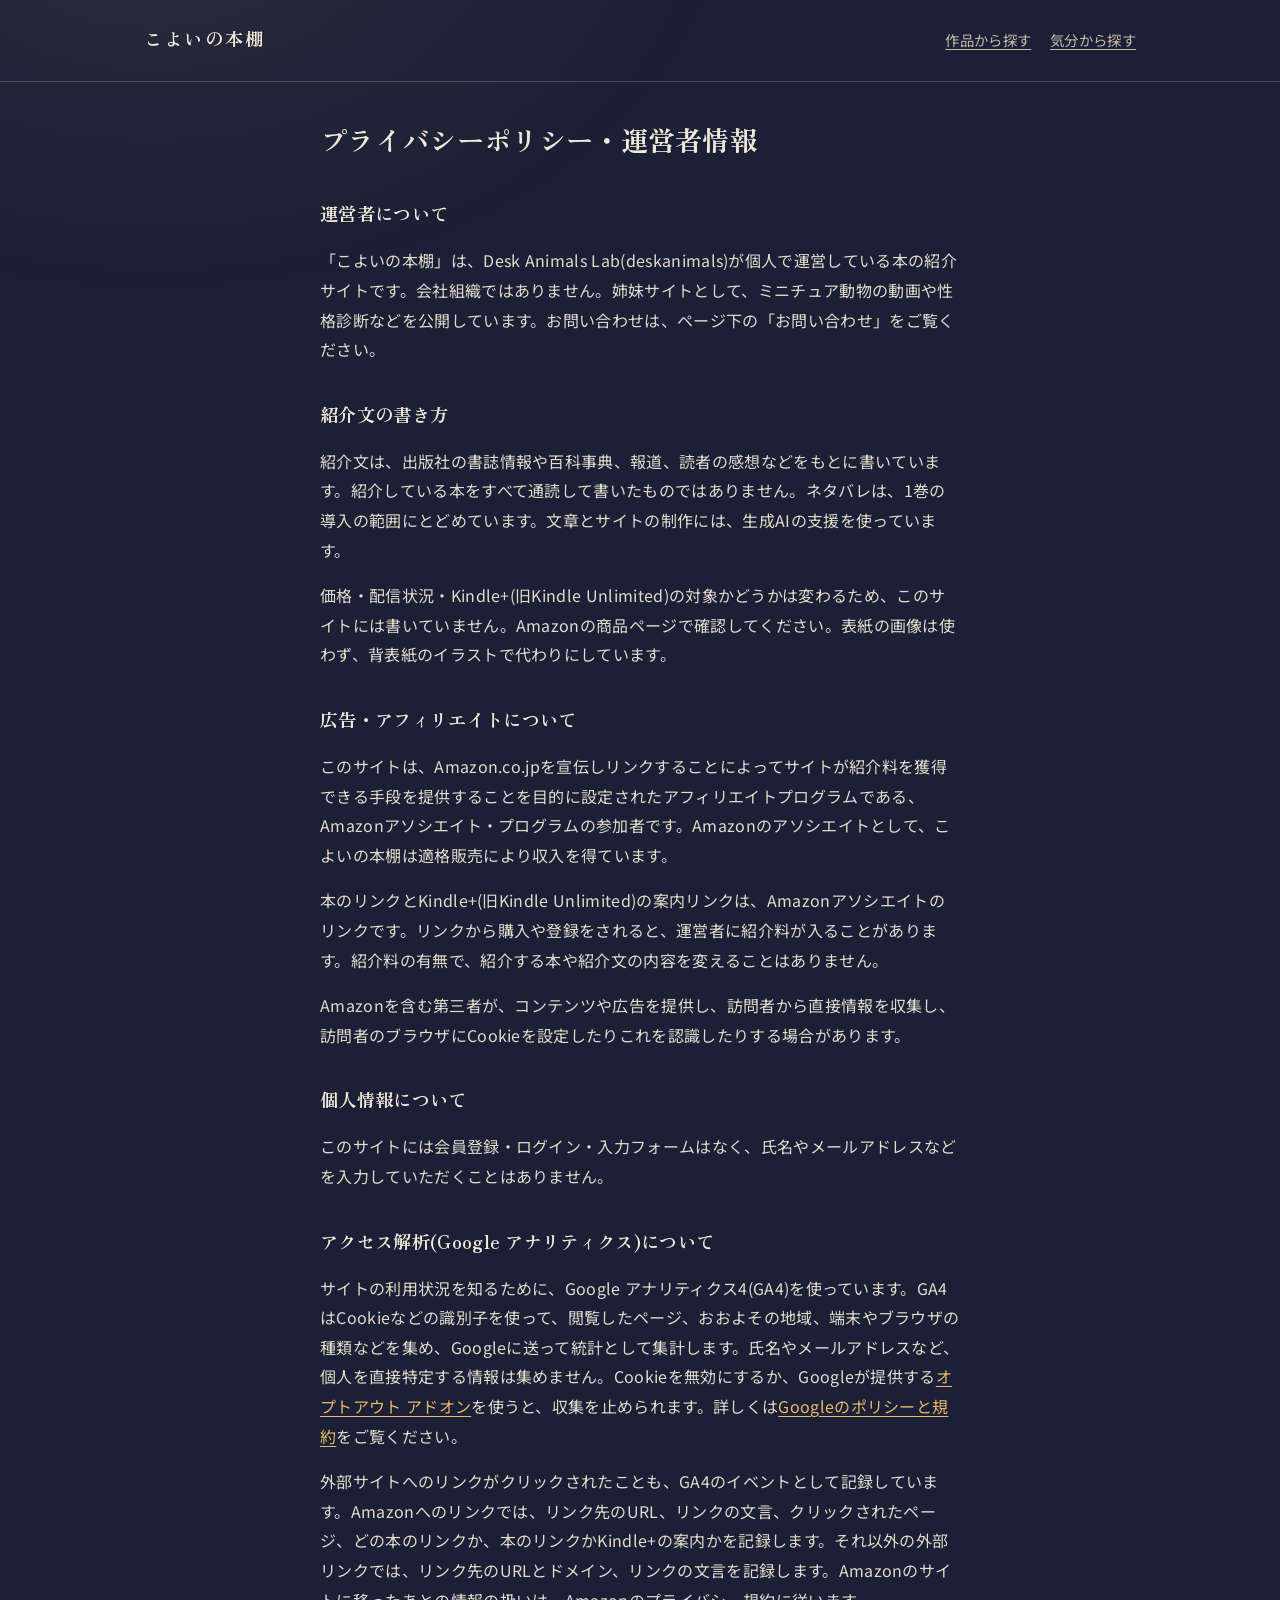
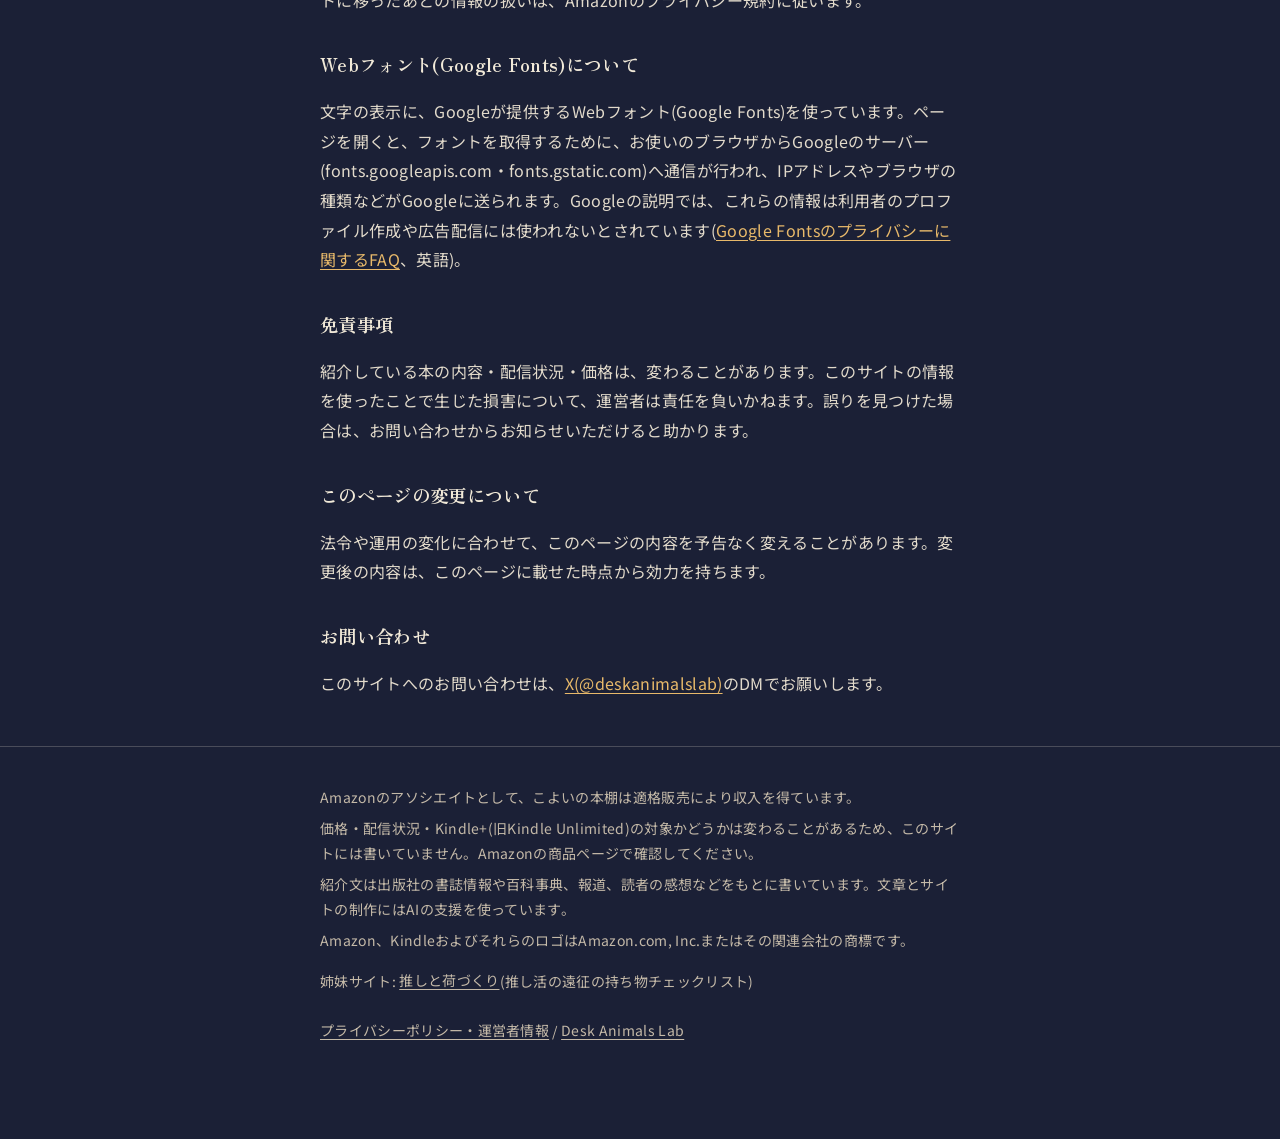
<file: privacy/index.html>
<!DOCTYPE html>
<html lang="ja">
<head>
<meta charset="UTF-8">
<meta name="viewport" content="width=device-width, initial-scale=1.0">
<title>プライバシーポリシー・運営者情報｜こよいの本棚</title>
<meta name="description" content="こよいの本棚のプライバシーポリシーと運営者情報です。">
<link rel="canonical" href="https://deskanimals114510-ai.github.io/koyoi-hondana/privacy/">
<meta property="og:type" content="website">
<meta property="og:site_name" content="こよいの本棚">
<meta property="og:title" content="プライバシーポリシー・運営者情報｜こよいの本棚">
<meta property="og:description" content="こよいの本棚のプライバシーポリシーと運営者情報です。">
<meta property="og:url" content="https://deskanimals114510-ai.github.io/koyoi-hondana/privacy/">
<meta property="og:image" content="https://deskanimals114510-ai.github.io/koyoi-hondana/og-image-2.jpg">
<meta property="og:image:width" content="1200">
<meta property="og:image:height" content="630">
<meta property="og:image:alt" content="こよいの本棚:好きな漫画の次の1冊を探す本棚">
<meta property="og:locale" content="ja_JP">
<meta name="twitter:card" content="summary_large_image">
<meta name="theme-color" content="#1b2036">
<link rel="icon" href="data:image/svg+xml,<svg xmlns=%22http://www.w3.org/2000/svg%22 viewBox=%220 0 100 100%22><rect width=%22100%22 height=%22100%22 rx=%2216%22 fill=%22%231b2036%22/><rect x=%2224%22 y=%2222%22 width=%2214%22 height=%2258%22 fill=%22%238f82b5%22/><rect x=%2242%22 y=%2232%22 width=%2214%22 height=%2248%22 fill=%22%23c98d9c%22/><rect x=%2260%22 y=%2226%22 width=%2214%22 height=%2254%22 fill=%22%23e8b96a%22/></svg>">
<link rel="preconnect" href="https://fonts.googleapis.com">
<link rel="preconnect" href="https://fonts.gstatic.com" crossorigin>
<link href="https://fonts.googleapis.com/css2?family=Noto+Sans+JP:wght@400;700&family=Zen+Old+Mincho:wght@700&display=swap" rel="stylesheet">
<link rel="stylesheet" href="../style.css">
<script defer src="../analytics.js"></script>
</head>
<body>
<a class="skip-link" href="#main">本文へ移動</a>
<header class="site-header">
  <div class="wrap">
    <a class="site-name" href="../">こよいの本棚</a>
    <nav aria-label="サイト内"><a href="../#works">作品から探す</a> <a href="../#mood-entry">気分から探す</a></nav>
  </div>
</header>
<main id="main">
<div class="wrap-text doc">
  <h1>プライバシーポリシー・運営者情報</h1>
  <h2>運営者について</h2><p>「こよいの本棚」は、Desk Animals Lab(deskanimals)が個人で運営している本の紹介サイトです。会社組織ではありません。姉妹サイトとして、ミニチュア動物の動画や性格診断などを公開しています。お問い合わせは、ページ下の「お問い合わせ」をご覧ください。</p><h2>紹介文の書き方</h2><p>紹介文は、出版社の書誌情報や百科事典、報道、読者の感想などをもとに書いています。紹介している本をすべて通読して書いたものではありません。ネタバレは、1巻の導入の範囲にとどめています。文章とサイトの制作には、生成AIの支援を使っています。</p><p>価格・配信状況・Kindle+(旧Kindle Unlimited)の対象かどうかは変わるため、このサイトには書いていません。Amazonの商品ページで確認してください。表紙の画像は使わず、背表紙のイラストで代わりにしています。</p><h2>広告・アフィリエイトについて</h2><p>このサイトは、Amazon.co.jpを宣伝しリンクすることによってサイトが紹介料を獲得できる手段を提供することを目的に設定されたアフィリエイトプログラムである、Amazonアソシエイト・プログラムの参加者です。Amazonのアソシエイトとして、こよいの本棚は適格販売により収入を得ています。</p><p>本のリンクとKindle+(旧Kindle Unlimited)の案内リンクは、Amazonアソシエイトのリンクです。リンクから購入や登録をされると、運営者に紹介料が入ることがあります。紹介料の有無で、紹介する本や紹介文の内容を変えることはありません。</p><p>Amazonを含む第三者が、コンテンツや広告を提供し、訪問者から直接情報を収集し、訪問者のブラウザにCookieを設定したりこれを認識したりする場合があります。</p><h2>個人情報について</h2><p>このサイトには会員登録・ログイン・入力フォームはなく、氏名やメールアドレスなどを入力していただくことはありません。</p><h2>アクセス解析(Google アナリティクス)について</h2><p>サイトの利用状況を知るために、Google アナリティクス4(GA4)を使っています。GA4はCookieなどの識別子を使って、閲覧したページ、おおよその地域、端末やブラウザの種類などを集め、Googleに送って統計として集計します。氏名やメールアドレスなど、個人を直接特定する情報は集めません。Cookieを無効にするか、Googleが提供する<a href="https://tools.google.com/dlpage/gaoptout?hl=ja" target="_blank" rel="noopener">オプトアウト アドオン</a>を使うと、収集を止められます。詳しくは<a href="https://policies.google.com/technologies/partner-sites?hl=ja" target="_blank" rel="noopener">Googleのポリシーと規約</a>をご覧ください。</p><p>外部サイトへのリンクがクリックされたことも、GA4のイベントとして記録しています。Amazonへのリンクでは、リンク先のURL、リンクの文言、クリックされたページ、どの本のリンクか、本のリンクかKindle+の案内かを記録します。それ以外の外部リンクでは、リンク先のURLとドメイン、リンクの文言を記録します。Amazonのサイトに移ったあとの情報の扱いは、Amazonのプライバシー規約に従います。</p><h2>Webフォント(Google Fonts)について</h2><p>文字の表示に、Googleが提供するWebフォント(Google Fonts)を使っています。ページを開くと、フォントを取得するために、お使いのブラウザからGoogleのサーバー(fonts.googleapis.com・fonts.gstatic.com)へ通信が行われ、IPアドレスやブラウザの種類などがGoogleに送られます。Googleの説明では、これらの情報は利用者のプロファイル作成や広告配信には使われないとされています(<a href="https://developers.google.com/fonts/faq/privacy" target="_blank" rel="noopener">Google Fontsのプライバシーに関するFAQ</a>、英語)。</p><h2>免責事項</h2><p>紹介している本の内容・配信状況・価格は、変わることがあります。このサイトの情報を使ったことで生じた損害について、運営者は責任を負いかねます。誤りを見つけた場合は、お問い合わせからお知らせいただけると助かります。</p><h2>このページの変更について</h2><p>法令や運用の変化に合わせて、このページの内容を予告なく変えることがあります。変更後の内容は、このページに載せた時点から効力を持ちます。</p><h2>お問い合わせ</h2><p>このサイトへのお問い合わせは、<a href="https://x.com/deskanimalslab" target="_blank" rel="noopener">X(@deskanimalslab)</a>のDMでお願いします。</p>
</div>
</main>
<nav class="fab-nav" aria-label="気分の棚へ戻る"><a class="fab" href="../#mood-entry">気分を変える</a></nav>
<footer class="site-footer">
  <div class="wrap-text">
    <p>Amazonのアソシエイトとして、こよいの本棚は適格販売により収入を得ています。</p>
    <p>価格・配信状況・Kindle+(旧Kindle Unlimited)の対象かどうかは変わることがあるため、このサイトには書いていません。Amazonの商品ページで確認してください。</p>
    <p>紹介文は出版社の書誌情報や百科事典、報道、読者の感想などをもとに書いています。文章とサイトの制作にはAIの支援を使っています。</p>
    <p>Amazon、KindleおよびそれらのロゴはAmazon.com, Inc.またはその関連会社の商標です。</p>
    <p>姉妹サイト: <a href="https://deskanimals114510-ai.github.io/oshi-nizukuri/">推しと荷づくり</a>(推し活の遠征の持ち物チェックリスト)</p>
    <p><a href="../privacy/">プライバシーポリシー・運営者情報</a> / <a href="https://deskanimals114510-ai.github.io/" target="_blank" rel="noopener">Desk Animals Lab</a></p>
  </div>
</footer>
</body>
</html>
</file>
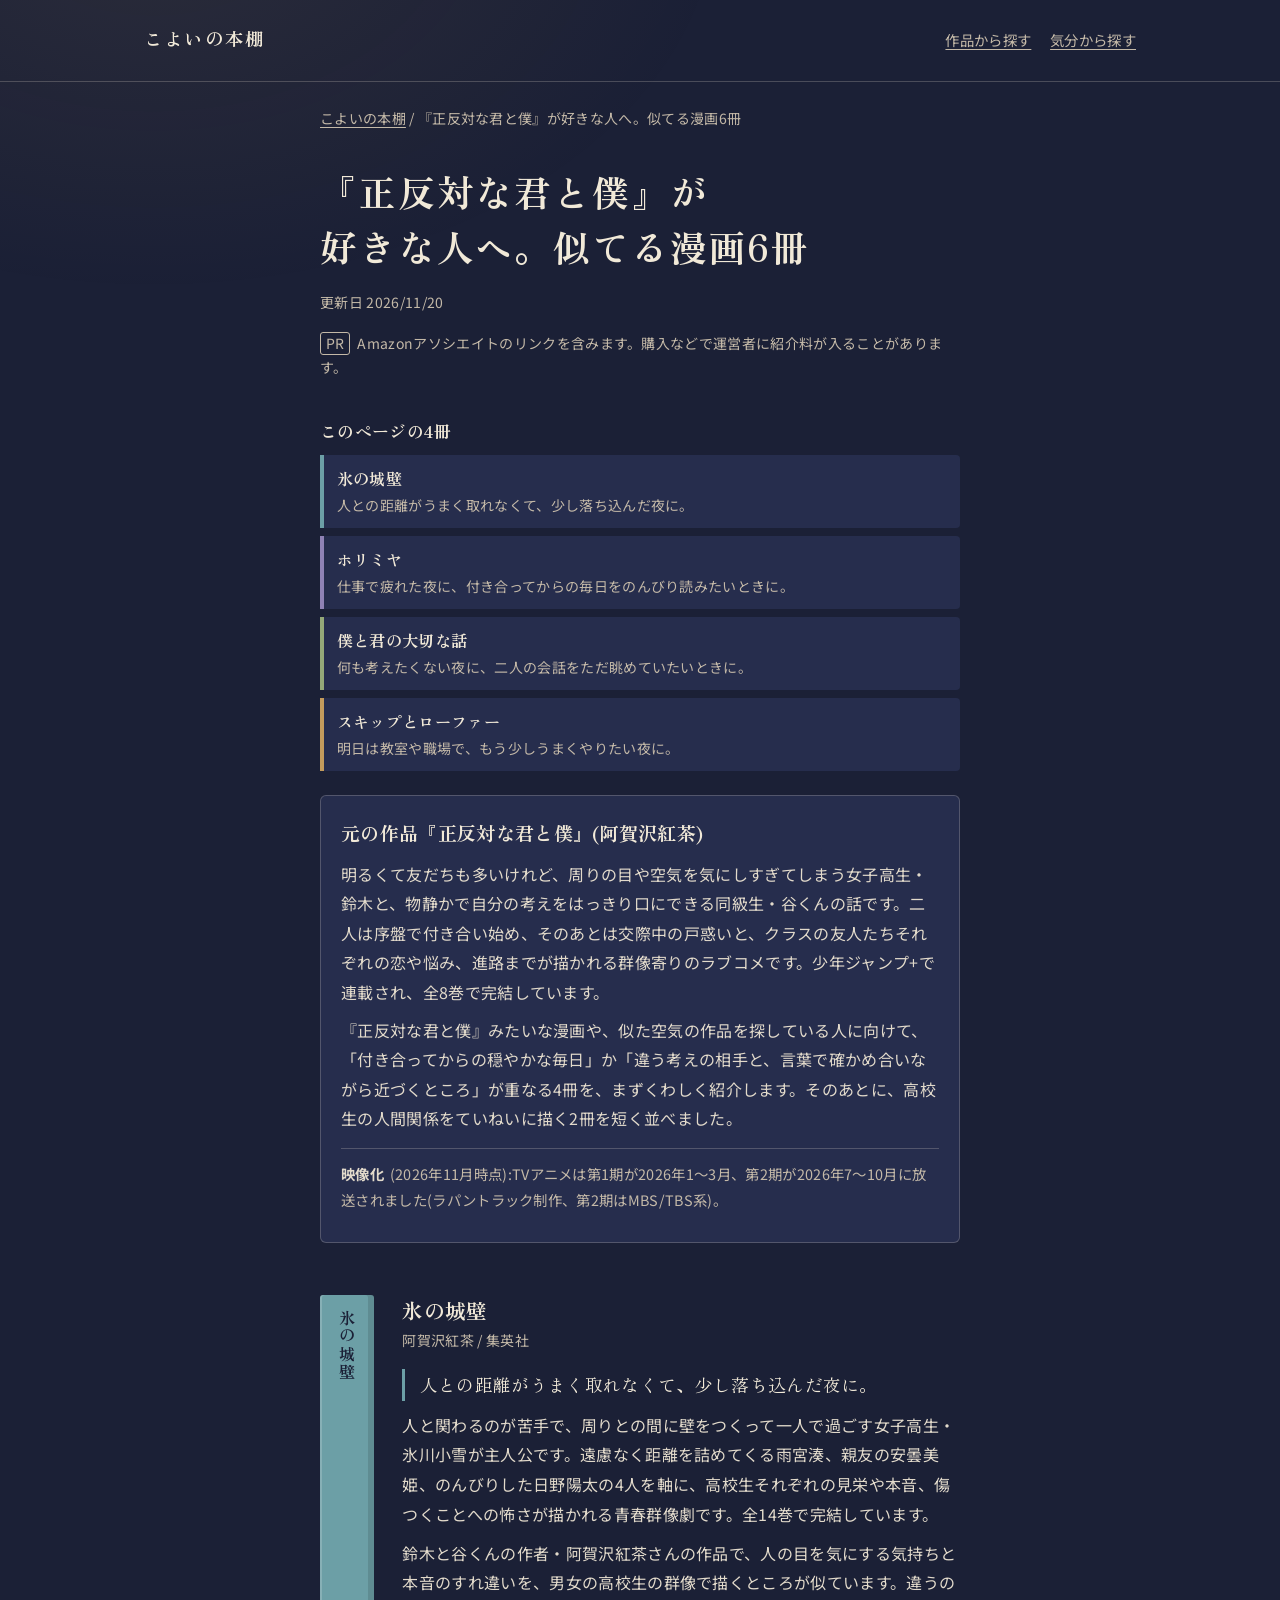
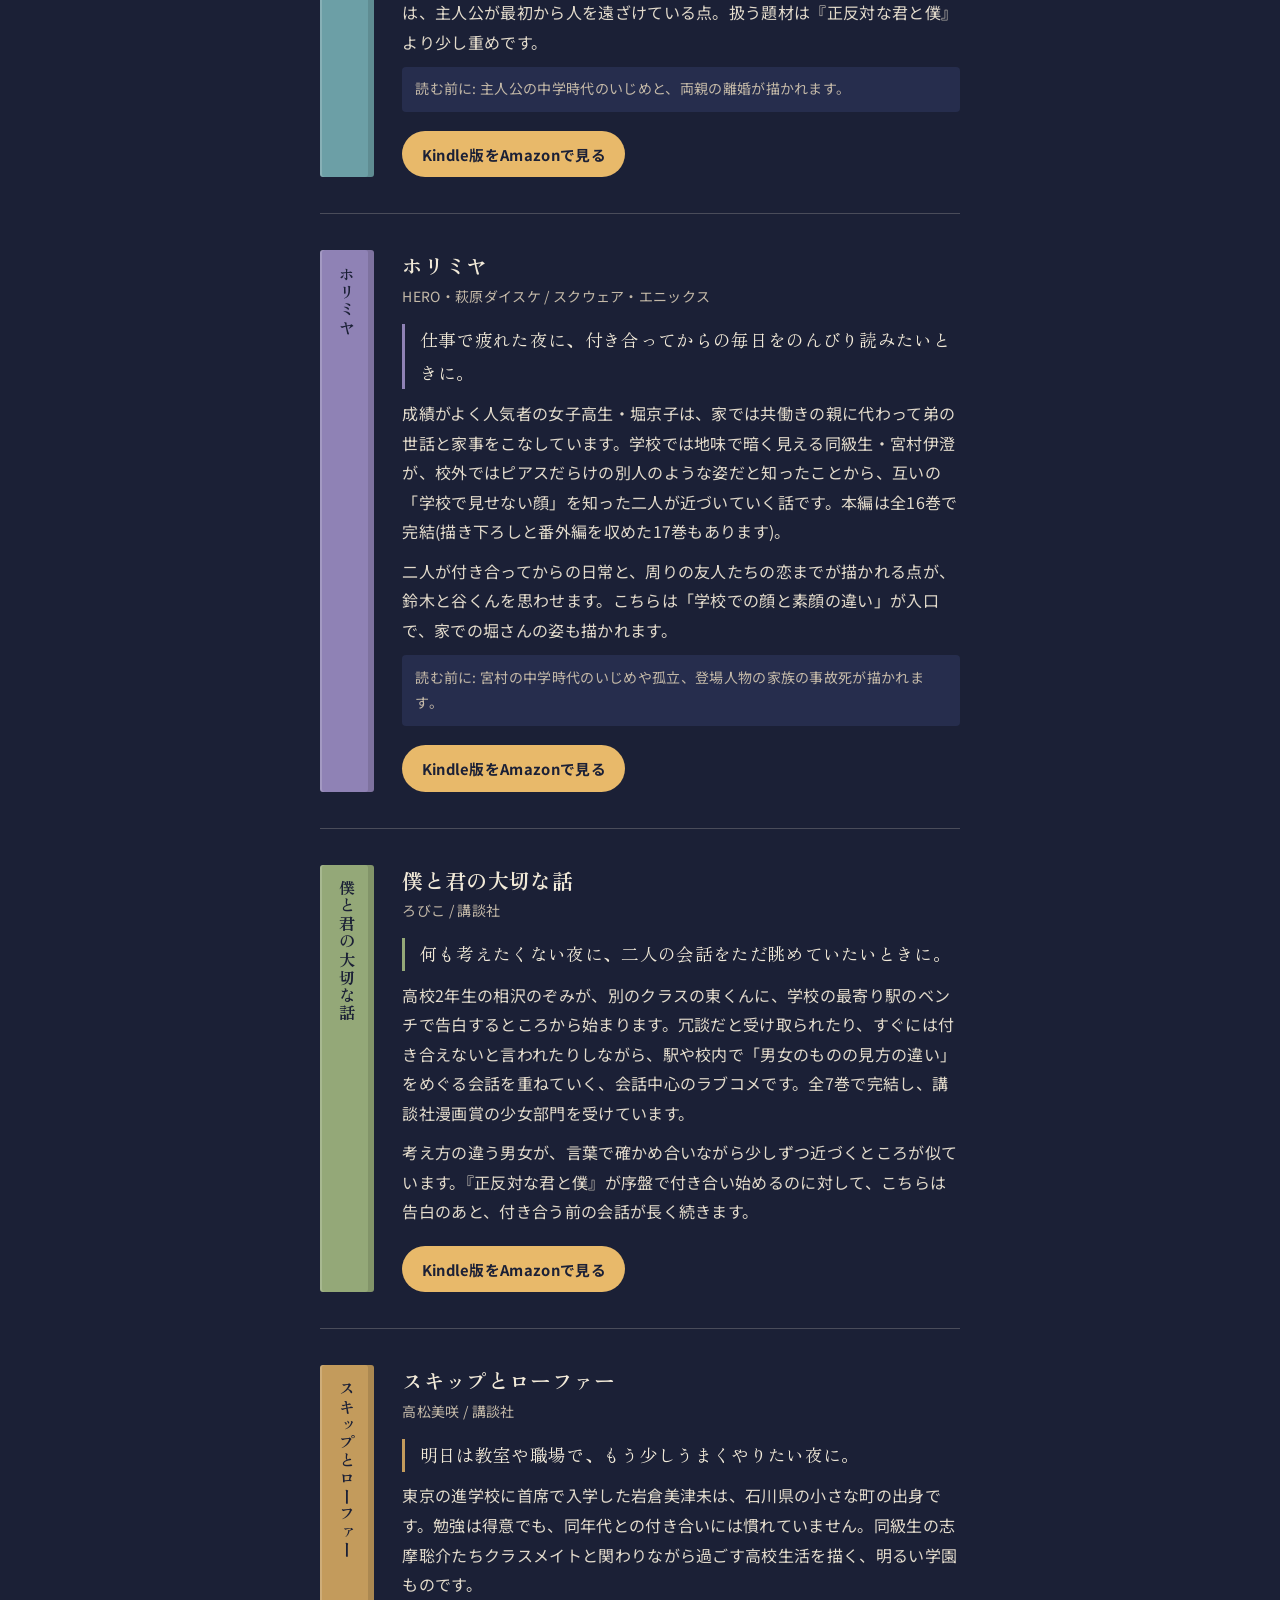
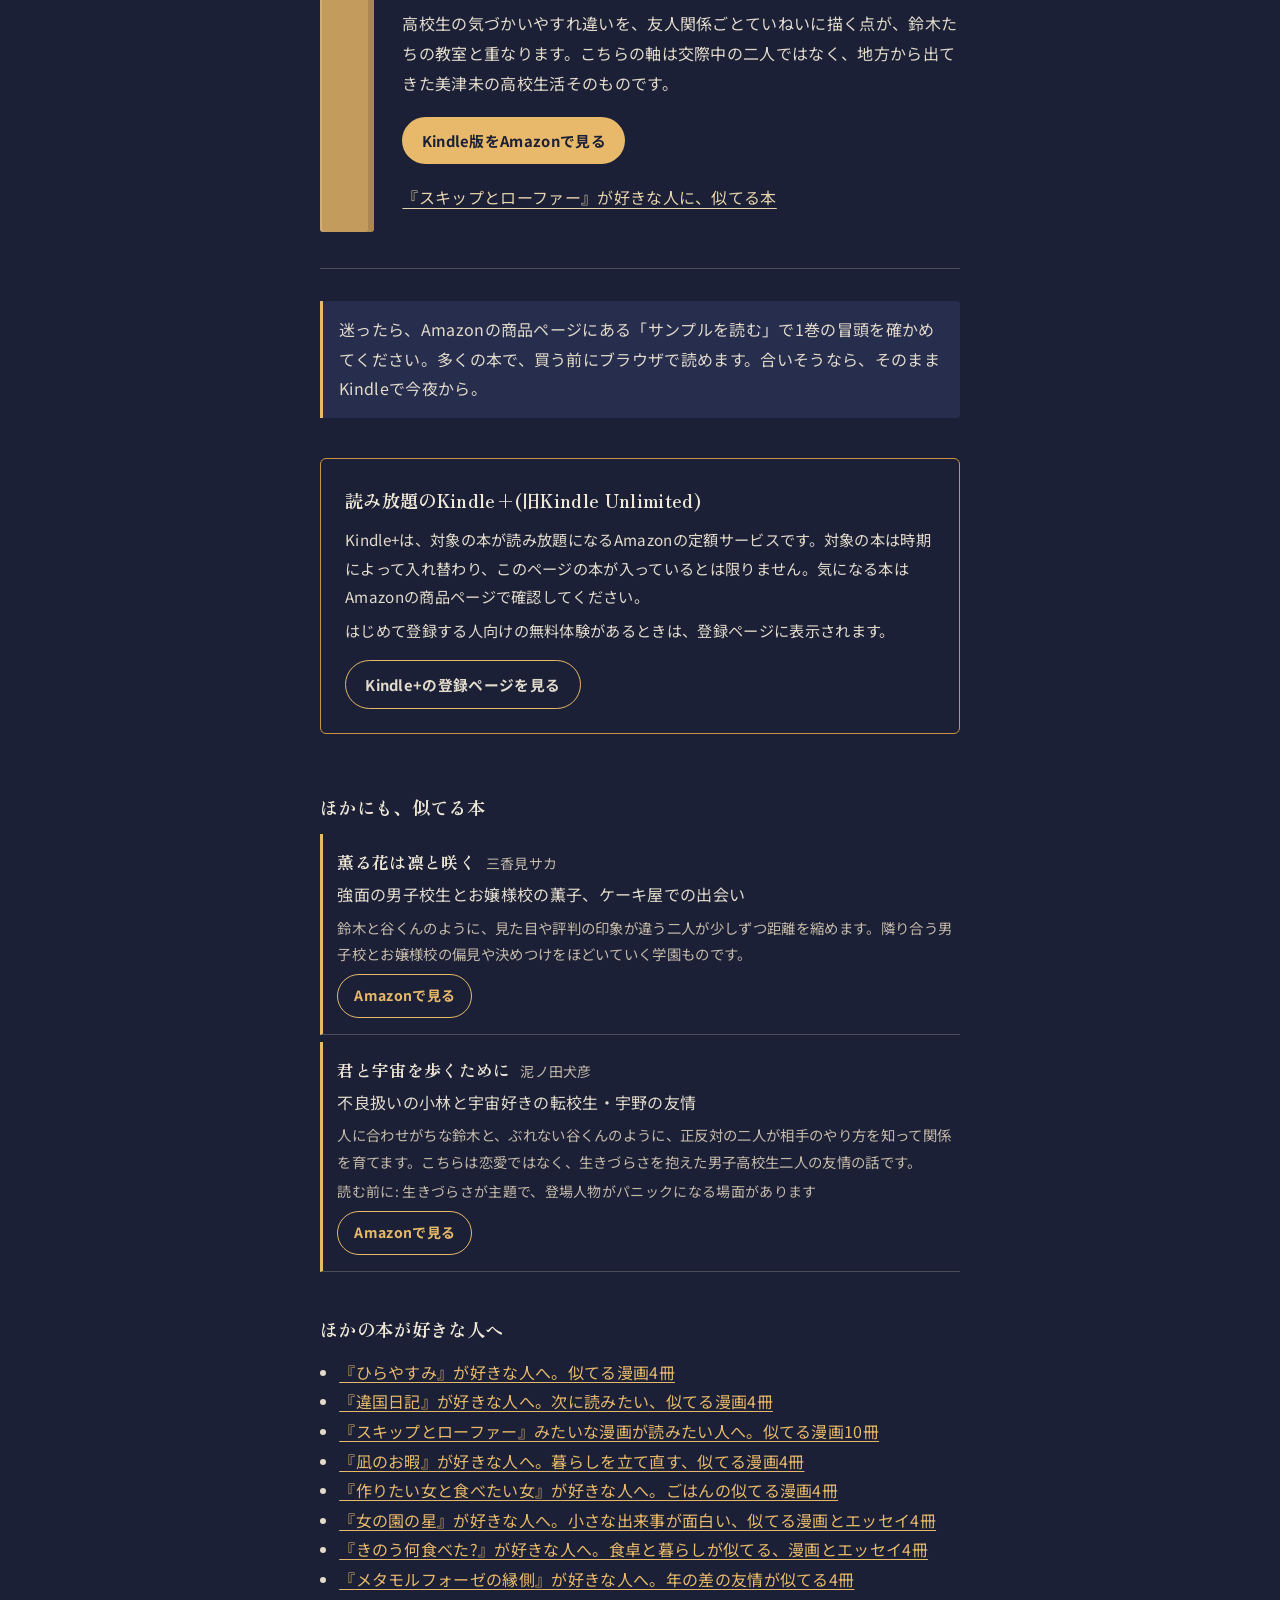
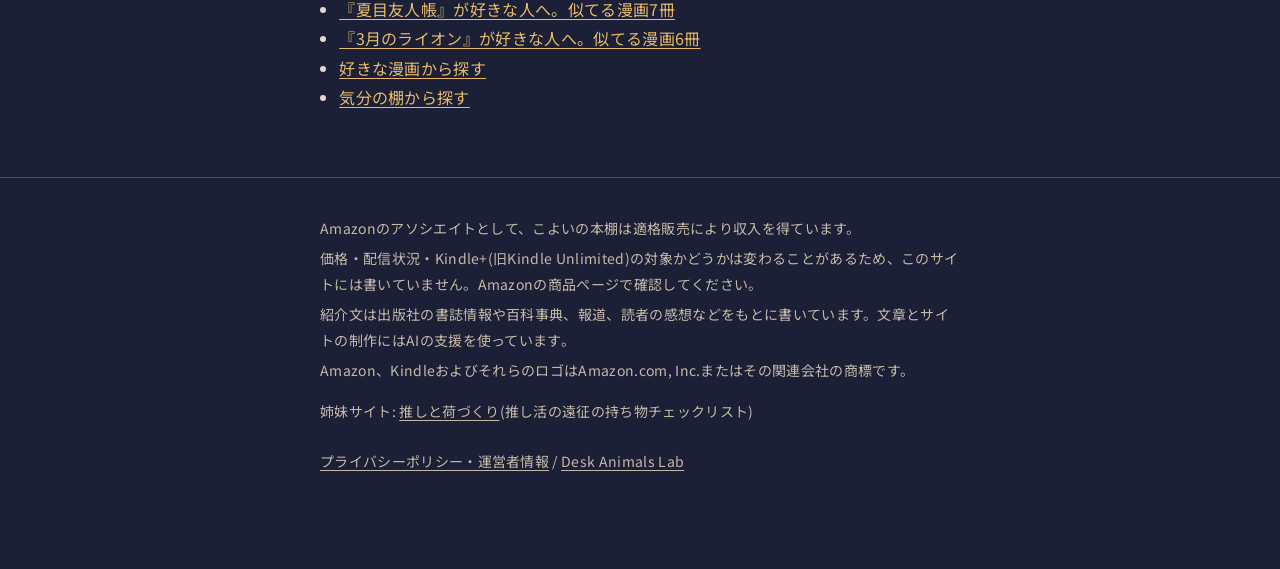
<file: seihantai/index.html>
<!DOCTYPE html>
<html lang="ja">
<head>
<meta charset="UTF-8">
<meta name="viewport" content="width=device-width, initial-scale=1.0">
<title>『正反対な君と僕』が好きな人におすすめ。似てる漫画6冊｜こよいの本棚</title>
<meta name="description" content="『正反対な君と僕』みたいな漫画を探している人に、似てる漫画を6冊。付き合ってからの穏やかな毎日や、違う考えの相手と言葉で近づく話が似ている『氷の城壁』『ホリミヤ』『僕と君の大切な話』『スキップとローファー』ほか。">
<link rel="canonical" href="https://deskanimals114510-ai.github.io/koyoi-hondana/seihantai/">
<meta property="og:type" content="article">
<meta property="og:site_name" content="こよいの本棚">
<meta property="og:title" content="『正反対な君と僕』が好きな人におすすめ。似てる漫画6冊｜こよいの本棚">
<meta property="og:description" content="『正反対な君と僕』みたいな漫画を探している人に、似てる漫画を6冊。付き合ってからの穏やかな毎日や、違う考えの相手と言葉で近づく話が似ている『氷の城壁』『ホリミヤ』『僕と君の大切な話』『スキップとローファー』ほか。">
<meta property="og:url" content="https://deskanimals114510-ai.github.io/koyoi-hondana/seihantai/">
<meta property="og:image" content="https://deskanimals114510-ai.github.io/koyoi-hondana/og-image-2.jpg">
<meta property="og:image:width" content="1200">
<meta property="og:image:height" content="630">
<meta property="og:image:alt" content="こよいの本棚:好きな漫画の次の1冊を探す本棚">
<meta property="og:locale" content="ja_JP">
<meta name="twitter:card" content="summary_large_image">
<meta name="theme-color" content="#1b2036">
<link rel="icon" href="data:image/svg+xml,<svg xmlns=%22http://www.w3.org/2000/svg%22 viewBox=%220 0 100 100%22><rect width=%22100%22 height=%22100%22 rx=%2216%22 fill=%22%231b2036%22/><rect x=%2224%22 y=%2222%22 width=%2214%22 height=%2258%22 fill=%22%238f82b5%22/><rect x=%2242%22 y=%2232%22 width=%2214%22 height=%2248%22 fill=%22%23c98d9c%22/><rect x=%2260%22 y=%2226%22 width=%2214%22 height=%2254%22 fill=%22%23e8b96a%22/></svg>">
<link rel="preconnect" href="https://fonts.googleapis.com">
<link rel="preconnect" href="https://fonts.gstatic.com" crossorigin>
<link href="https://fonts.googleapis.com/css2?family=Noto+Sans+JP:wght@400;700&family=Zen+Old+Mincho:wght@700&display=swap" rel="stylesheet">
<link rel="stylesheet" href="../style.css">
<script defer src="../analytics.js"></script>
<script type="application/ld+json">[{"@context": "https://schema.org", "@type": "BreadcrumbList", "itemListElement": [{"@type": "ListItem", "position": 1, "name": "こよいの本棚", "item": "https://deskanimals114510-ai.github.io/koyoi-hondana/"}, {"@type": "ListItem", "position": 2, "name": "『正反対な君と僕』が好きな人へ。似てる漫画6冊", "item": "https://deskanimals114510-ai.github.io/koyoi-hondana/seihantai/"}]}, {"@context": "https://schema.org", "@type": "Article", "headline": "『正反対な君と僕』が好きな人へ。似てる漫画6冊", "description": "『正反対な君と僕』みたいな漫画を探している人に、似てる漫画を6冊。付き合ってからの穏やかな毎日や、違う考えの相手と言葉で近づく話が似ている『氷の城壁』『ホリミヤ』『僕と君の大切な話』『スキップとローファー』ほか。", "datePublished": "2026-11-20", "dateModified": "2026-11-20", "inLanguage": "ja", "mainEntityOfPage": "https://deskanimals114510-ai.github.io/koyoi-hondana/seihantai/", "image": ["https://deskanimals114510-ai.github.io/koyoi-hondana/og-image-2.jpg"], "author": {"@type": "Organization", "name": "こよいの本棚", "url": "https://deskanimals114510-ai.github.io/koyoi-hondana/"}}]</script>
</head>
<body>
<a class="skip-link" href="#main">本文へ移動</a>
<header class="site-header">
  <div class="wrap">
    <a class="site-name" href="../">こよいの本棚</a>
    <nav aria-label="サイト内"><a href="../#works">作品から探す</a> <a href="../#mood-entry">気分から探す</a></nav>
  </div>
</header>
<main id="main">
<div class="wrap-text">
  <p class="crumbs"><a href="../">こよいの本棚</a> / 『正反対な君と僕』が好きな人へ。似てる漫画6冊</p>
  <div class="page-head">
    <h1>『正反対な君と僕』が好きな人へ。似てる漫画6冊</h1>
    <p class="updated">更新日 <time datetime="2026-11-20">2026/11/20</time></p>
    <p class="pr-note"><b>PR</b>Amazonアソシエイトのリンクを含みます。購入などで運営者に紹介料が入ることがあります。</p>
  </div>
  <nav class="toc" aria-labelledby="toc-h">
    <h2 id="toc-h">このページの4冊</h2>
    <ol><li style="--c: var(--sp-ochikomi)"><a href="#b-koori"><span class="toc-title">氷の城壁</span><span class="toc-night">人との距離がうまく取れなくて、少し落ち込んだ夜に。</span></a></li><li style="--c: var(--sp-tsukare)"><a href="#b-horimiya"><span class="toc-title">ホリミヤ</span><span class="toc-night">仕事で疲れた夜に、付き合ってからの毎日をのんびり読みたいときに。</span></a></li><li style="--c: var(--sp-kangae)"><a href="#b-bokukimi"><span class="toc-title">僕と君の大切な話</span><span class="toc-night">何も考えたくない夜に、二人の会話をただ眺めていたいときに。</span></a></li><li style="--c: var(--sp-ganbari)"><a href="#b-skip"><span class="toc-title">スキップとローファー</span><span class="toc-night">明日は教室や職場で、もう少しうまくやりたい夜に。</span></a></li></ol>
  </nav>
  <section class="anchor" aria-labelledby="anchor-h">
    <h2 id="anchor-h">元の作品『正反対な君と僕』(阿賀沢紅茶)</h2>
    <p>明るくて友だちも多いけれど、周りの目や空気を気にしすぎてしまう女子高生・鈴木と、物静かで自分の考えをはっきり口にできる同級生・谷くんの話です。二人は序盤で付き合い始め、そのあとは交際中の戸惑いと、クラスの友人たちそれぞれの恋や悩み、進路までが描かれる群像寄りのラブコメです。少年ジャンプ+で連載され、全8巻で完結しています。</p><p>『正反対な君と僕』みたいな漫画や、似た空気の作品を探している人に向けて、「付き合ってからの穏やかな毎日」か「違う考えの相手と、言葉で確かめ合いながら近づくところ」が重なる4冊を、まずくわしく紹介します。そのあとに、高校生の人間関係をていねいに描く2冊を短く並べました。</p>
    <p class="media"><b>映像化</b>(2026年11月時点):TVアニメは第1期が2026年1〜3月、第2期が2026年7〜10月に放送されました(ラパントラック制作、第2期はMBS/TBS系)。</p>
  </section>
  <section class="pick" id="b-koori" style="--c: var(--sp-ochikomi)" aria-labelledby="pick-koori">
    <div class="pick-spine" aria-hidden="true"><span>氷の城壁</span></div>
    <div>
      <h2 id="pick-koori">氷の城壁</h2>
      <p class="by">阿賀沢紅茶 / 集英社</p>
      <p class="night">人との距離がうまく取れなくて、少し落ち込んだ夜に。</p>
      <p>人と関わるのが苦手で、周りとの間に壁をつくって一人で過ごす女子高生・氷川小雪が主人公です。遠慮なく距離を詰めてくる雨宮湊、親友の安曇美姫、のんびりした日野陽太の4人を軸に、高校生それぞれの見栄や本音、傷つくことへの怖さが描かれる青春群像劇です。全14巻で完結しています。</p><p>鈴木と谷くんの作者・阿賀沢紅茶さんの作品で、人の目を気にする気持ちと本音のすれ違いを、男女の高校生の群像で描くところが似ています。違うのは、主人公が最初から人を遠ざけている点。扱う題材は『正反対な君と僕』より少し重めです。</p><p class="note">読む前に: 主人公の中学時代のいじめと、両親の離婚が描かれます。</p>
      <a class="btn-amazon" href="https://www.amazon.co.jp/dp/B0C6DG3R65?tag=tinywonders-22" target="_blank" rel="sponsored noopener" data-book="koori" data-kind="book"><span class="vh">『氷の城壁』の</span>Kindle版をAmazonで見る<span class="vh">(新しいタブで開きます)</span></a>
      
    </div>
  </section>
  <section class="pick" id="b-horimiya" style="--c: var(--sp-tsukare)" aria-labelledby="pick-horimiya">
    <div class="pick-spine" aria-hidden="true"><span>ホリミヤ</span></div>
    <div>
      <h2 id="pick-horimiya">ホリミヤ</h2>
      <p class="by">HERO・萩原ダイスケ / スクウェア・エニックス</p>
      <p class="night">仕事で疲れた夜に、付き合ってからの毎日をのんびり読みたいときに。</p>
      <p>成績がよく人気者の女子高生・堀京子は、家では共働きの親に代わって弟の世話と家事をこなしています。学校では地味で暗く見える同級生・宮村伊澄が、校外ではピアスだらけの別人のような姿だと知ったことから、互いの「学校で見せない顔」を知った二人が近づいていく話です。本編は全16巻で完結(描き下ろしと番外編を収めた17巻もあります)。</p><p>二人が付き合ってからの日常と、周りの友人たちの恋までが描かれる点が、鈴木と谷くんを思わせます。こちらは「学校での顔と素顔の違い」が入口で、家での堀さんの姿も描かれます。</p><p class="note">読む前に: 宮村の中学時代のいじめや孤立、登場人物の家族の事故死が描かれます。</p>
      <a class="btn-amazon" href="https://www.amazon.co.jp/dp/B00C6Q3Y5E?tag=tinywonders-22" target="_blank" rel="sponsored noopener" data-book="horimiya" data-kind="book"><span class="vh">『ホリミヤ』の</span>Kindle版をAmazonで見る<span class="vh">(新しいタブで開きます)</span></a>
      
    </div>
  </section>
  <section class="pick" id="b-bokukimi" style="--c: var(--sp-kangae)" aria-labelledby="pick-bokukimi">
    <div class="pick-spine" aria-hidden="true"><span>僕と君の大切な話</span></div>
    <div>
      <h2 id="pick-bokukimi">僕と君の大切な話</h2>
      <p class="by">ろびこ / 講談社</p>
      <p class="night">何も考えたくない夜に、二人の会話をただ眺めていたいときに。</p>
      <p>高校2年生の相沢のぞみが、別のクラスの東くんに、学校の最寄り駅のベンチで告白するところから始まります。冗談だと受け取られたり、すぐには付き合えないと言われたりしながら、駅や校内で「男女のものの見方の違い」をめぐる会話を重ねていく、会話中心のラブコメです。全7巻で完結し、講談社漫画賞の少女部門を受けています。</p><p>考え方の違う男女が、言葉で確かめ合いながら少しずつ近づくところが似ています。『正反対な君と僕』が序盤で付き合い始めるのに対して、こちらは告白のあと、付き合う前の会話が長く続きます。</p>
      <a class="btn-amazon" href="https://www.amazon.co.jp/dp/B01CJEISCQ?tag=tinywonders-22" target="_blank" rel="sponsored noopener" data-book="bokukimi" data-kind="book"><span class="vh">『僕と君の大切な話』の</span>Kindle版をAmazonで見る<span class="vh">(新しいタブで開きます)</span></a>
      
    </div>
  </section>
  <section class="pick" id="b-skip" style="--c: var(--sp-ganbari)" aria-labelledby="pick-skip">
    <div class="pick-spine" aria-hidden="true"><span>スキップとローファー</span></div>
    <div>
      <h2 id="pick-skip">スキップとローファー</h2>
      <p class="by">高松美咲 / 講談社</p>
      <p class="night">明日は教室や職場で、もう少しうまくやりたい夜に。</p>
      <p>東京の進学校に首席で入学した岩倉美津未は、石川県の小さな町の出身です。勉強は得意でも、同年代との付き合いには慣れていません。同級生の志摩聡介たちクラスメイトと関わりながら過ごす高校生活を描く、明るい学園ものです。</p><p>高校生の気づかいやすれ違いを、友人関係ごとていねいに描く点が、鈴木たちの教室と重なります。こちらの軸は交際中の二人ではなく、地方から出てきた美津未の高校生活そのものです。</p>
      <a class="btn-amazon" href="https://www.amazon.co.jp/dp/B07MT9BQFX?tag=tinywonders-22" target="_blank" rel="sponsored noopener" data-book="skip" data-kind="book"><span class="vh">『スキップとローファー』の</span>Kindle版をAmazonで見る<span class="vh">(新しいタブで開きます)</span></a>
      <p class="pick-more"><a class="link-page" href="../skip/">『スキップとローファー』が好きな人に、似てる本</a></p>
    </div>
  </section>
  
  <p class="sample-line">迷ったら、Amazonの商品ページにある「サンプルを読む」で1巻の冒頭を確かめてください。多くの本で、買う前にブラウザで読めます。合いそうなら、そのままKindleで今夜から。</p>
  <aside class="ku" aria-labelledby="ku-title">
  <h2 id="ku-title">読み放題のKindle+(旧Kindle Unlimited)</h2>
  <p>Kindle+は、対象の本が読み放題になるAmazonの定額サービスです。対象の本は時期によって入れ替わり、このページの本が入っているとは限りません。気になる本はAmazonの商品ページで確認してください。</p>
  <p>はじめて登録する人向けの無料体験があるときは、登録ページに表示されます。</p>
  <a class="btn-amazon" href="https://www.amazon.co.jp/kindle-dbs/hz/signup?tag=tinywonders-22" target="_blank" rel="sponsored noopener" data-kind="ku">Kindle+の登録ページを見る<span class="vh">(新しいタブで開きます)</span></a>
</aside>
  <section class="also" aria-labelledby="also-h">
    <h2 id="also-h">ほかにも、似てる本</h2>
    <ul class="book-list">
      <li class="book-row">
        <div class="row-head"><h3>薫る花は凛と咲く</h3><p class="by">三香見サカ</p></div>
        <p class="tagline">強面の男子校生とお嬢様校の薫子、ケーキ屋での出会い</p>
        <p class="also-why">鈴木と谷くんのように、見た目や評判の印象が違う二人が少しずつ距離を縮めます。隣り合う男子校とお嬢様校の偏見や決めつけをほどいていく学園ものです。</p>
        
        <div class="book-links"><a class="btn-line" href="https://www.amazon.co.jp/dp/B09TF1DNJZ?tag=tinywonders-22" target="_blank" rel="sponsored noopener" data-book="kaoru" data-kind="book"><span class="vh">『薫る花は凛と咲く』の</span>Amazonで見る<span class="vh">(新しいタブで開きます)</span></a></div>
      </li>
      <li class="book-row">
        <div class="row-head"><h3>君と宇宙を歩くために</h3><p class="by">泥ノ田犬彦</p></div>
        <p class="tagline">不良扱いの小林と宇宙好きの転校生・宇野の友情</p>
        <p class="also-why">人に合わせがちな鈴木と、ぶれない谷くんのように、正反対の二人が相手のやり方を知って関係を育てます。こちらは恋愛ではなく、生きづらさを抱えた男子高校生二人の友情の話です。</p>
        <p class="row-note">読む前に: 生きづらさが主題で、登場人物がパニックになる場面があります</p>
        <div class="book-links"><a class="btn-line" href="https://www.amazon.co.jp/dp/B0CLKYWWTC?tag=tinywonders-22" target="_blank" rel="sponsored noopener" data-book="kimiuchu" data-kind="book"><span class="vh">『君と宇宙を歩くために』の</span>Amazonで見る<span class="vh">(新しいタブで開きます)</span></a></div>
      </li>
    </ul>
  </section>
  <nav class="more" aria-labelledby="more-h">
    <h2 id="more-h">ほかの本が好きな人へ</h2>
    <ul><li><a href="../hirayasumi/">『ひらやすみ』が好きな人へ。似てる漫画4冊</a></li><li><a href="../ikoku/">『違国日記』が好きな人へ。次に読みたい、似てる漫画4冊</a></li><li><a href="../skip/">『スキップとローファー』みたいな漫画が読みたい人へ。似てる漫画10冊</a></li><li><a href="../nagi/">『凪のお暇』が好きな人へ。暮らしを立て直す、似てる漫画4冊</a></li><li><a href="../tsukutabe/">『作りたい女と食べたい女』が好きな人へ。ごはんの似てる漫画4冊</a></li><li><a href="../onnanosono/">『女の園の星』が好きな人へ。小さな出来事が面白い、似てる漫画とエッセイ4冊</a></li><li><a href="../nanitabe/">『きのう何食べた?』が好きな人へ。食卓と暮らしが似てる、漫画とエッセイ4冊</a></li><li><a href="../metamor/">『メタモルフォーゼの縁側』が好きな人へ。年の差の友情が似てる4冊</a></li><li><a href="../natsume/">『夏目友人帳』が好きな人へ。似てる漫画7冊</a></li><li><a href="../lion/">『3月のライオン』が好きな人へ。似てる漫画6冊</a></li><li><a href="../#works">好きな漫画から探す</a></li><li><a href="../#mood-entry">気分の棚から探す</a></li></ul>
  </nav>
</div>
</main>
<nav class="fab-nav" aria-label="気分の棚へ戻る"><a class="fab" href="../#mood-entry">気分を変える</a></nav>
<footer class="site-footer">
  <div class="wrap-text">
    <p>Amazonのアソシエイトとして、こよいの本棚は適格販売により収入を得ています。</p>
    <p>価格・配信状況・Kindle+(旧Kindle Unlimited)の対象かどうかは変わることがあるため、このサイトには書いていません。Amazonの商品ページで確認してください。</p>
    <p>紹介文は出版社の書誌情報や百科事典、報道、読者の感想などをもとに書いています。文章とサイトの制作にはAIの支援を使っています。</p>
    <p>Amazon、KindleおよびそれらのロゴはAmazon.com, Inc.またはその関連会社の商標です。</p>
    <p>姉妹サイト: <a href="https://deskanimals114510-ai.github.io/oshi-nizukuri/">推しと荷づくり</a>(推し活の遠征の持ち物チェックリスト)</p>
    <p><a href="../privacy/">プライバシーポリシー・運営者情報</a> / <a href="https://deskanimals114510-ai.github.io/" target="_blank" rel="noopener">Desk Animals Lab</a></p>
  </div>
</footer>
</body>
</html>
</file>
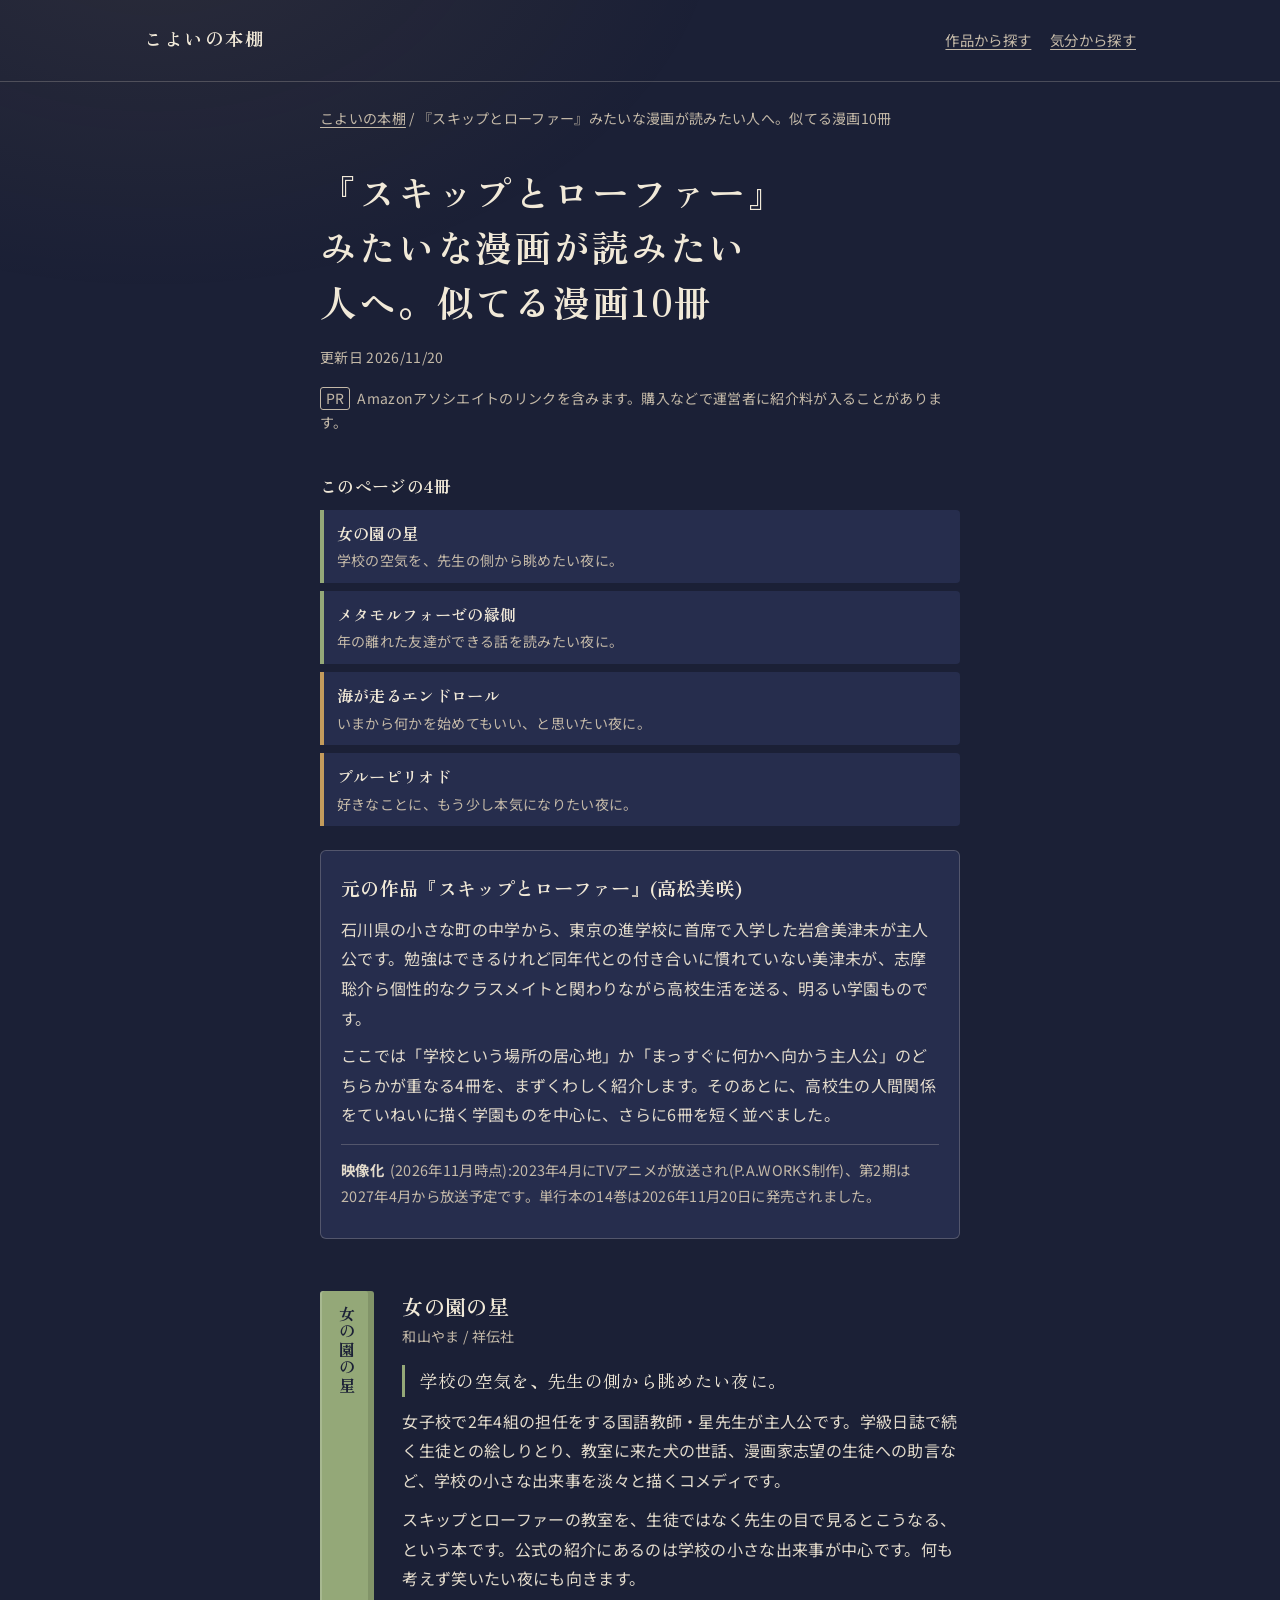
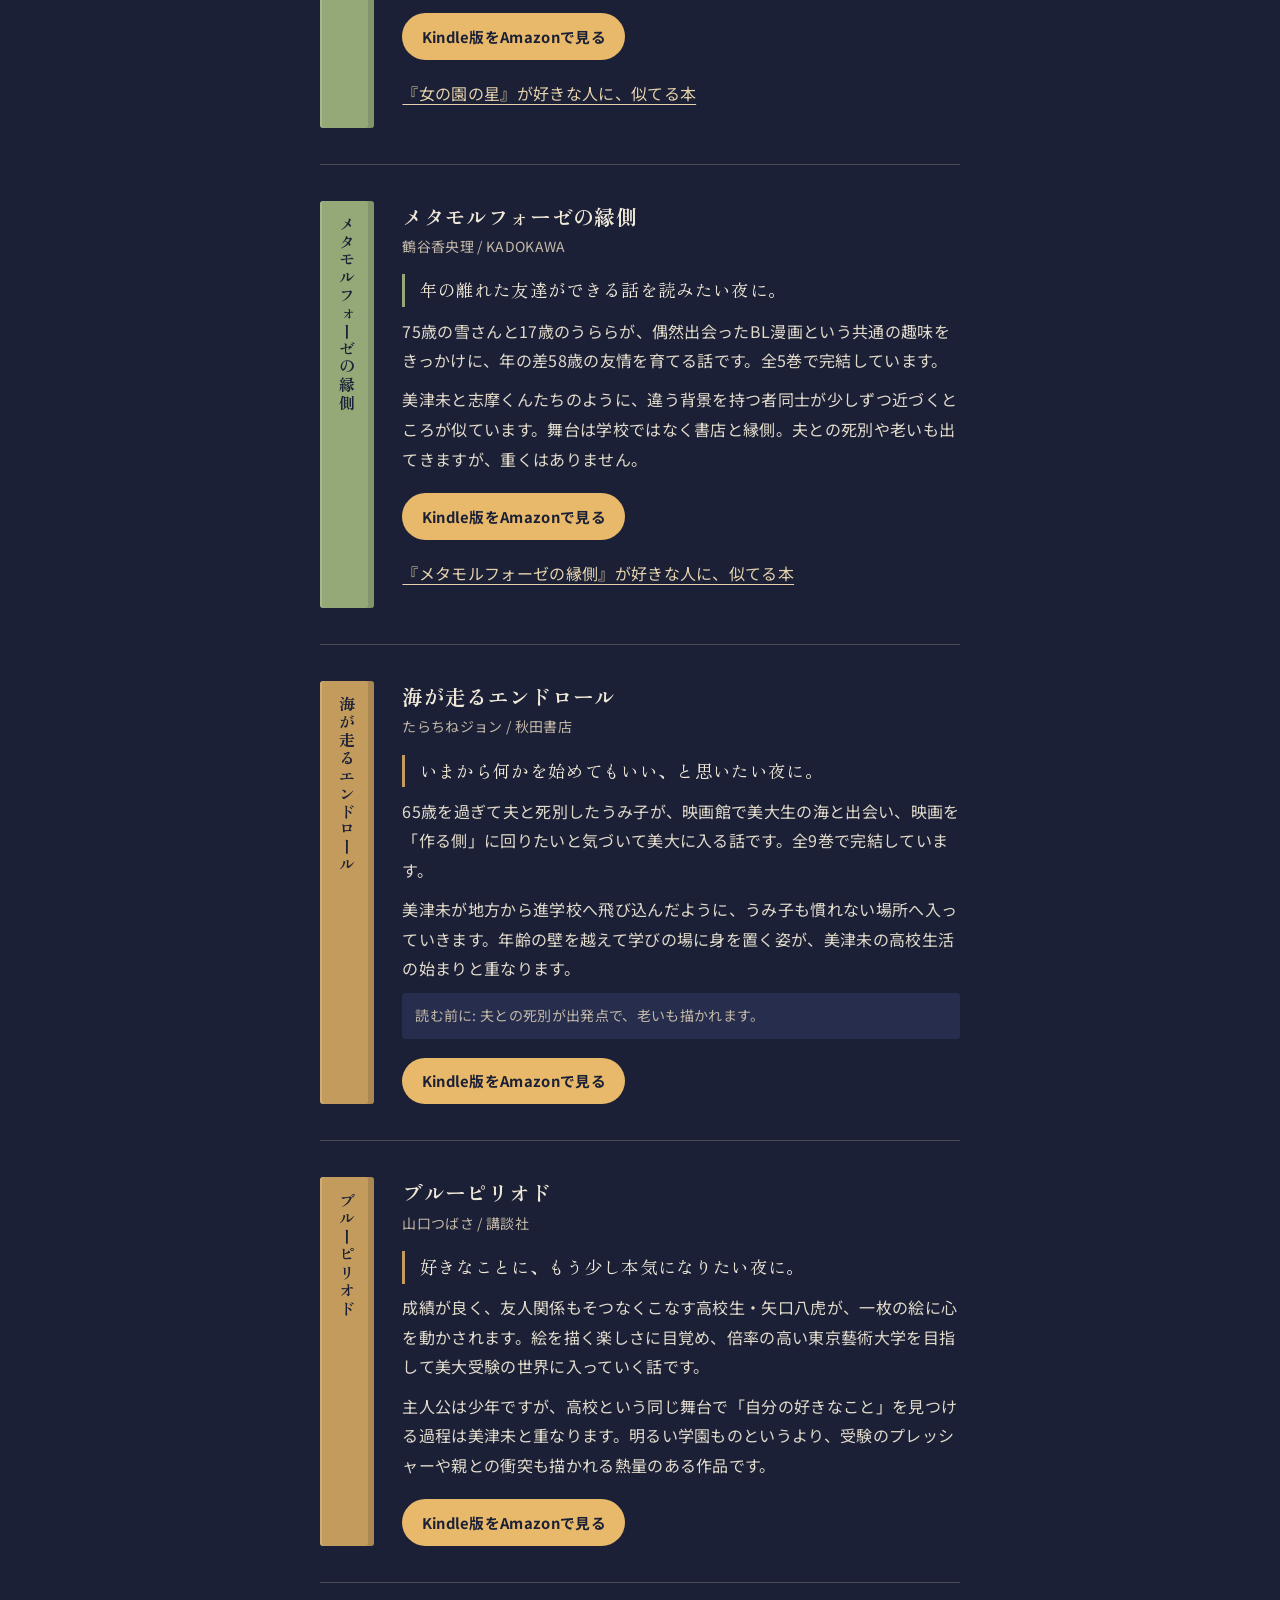
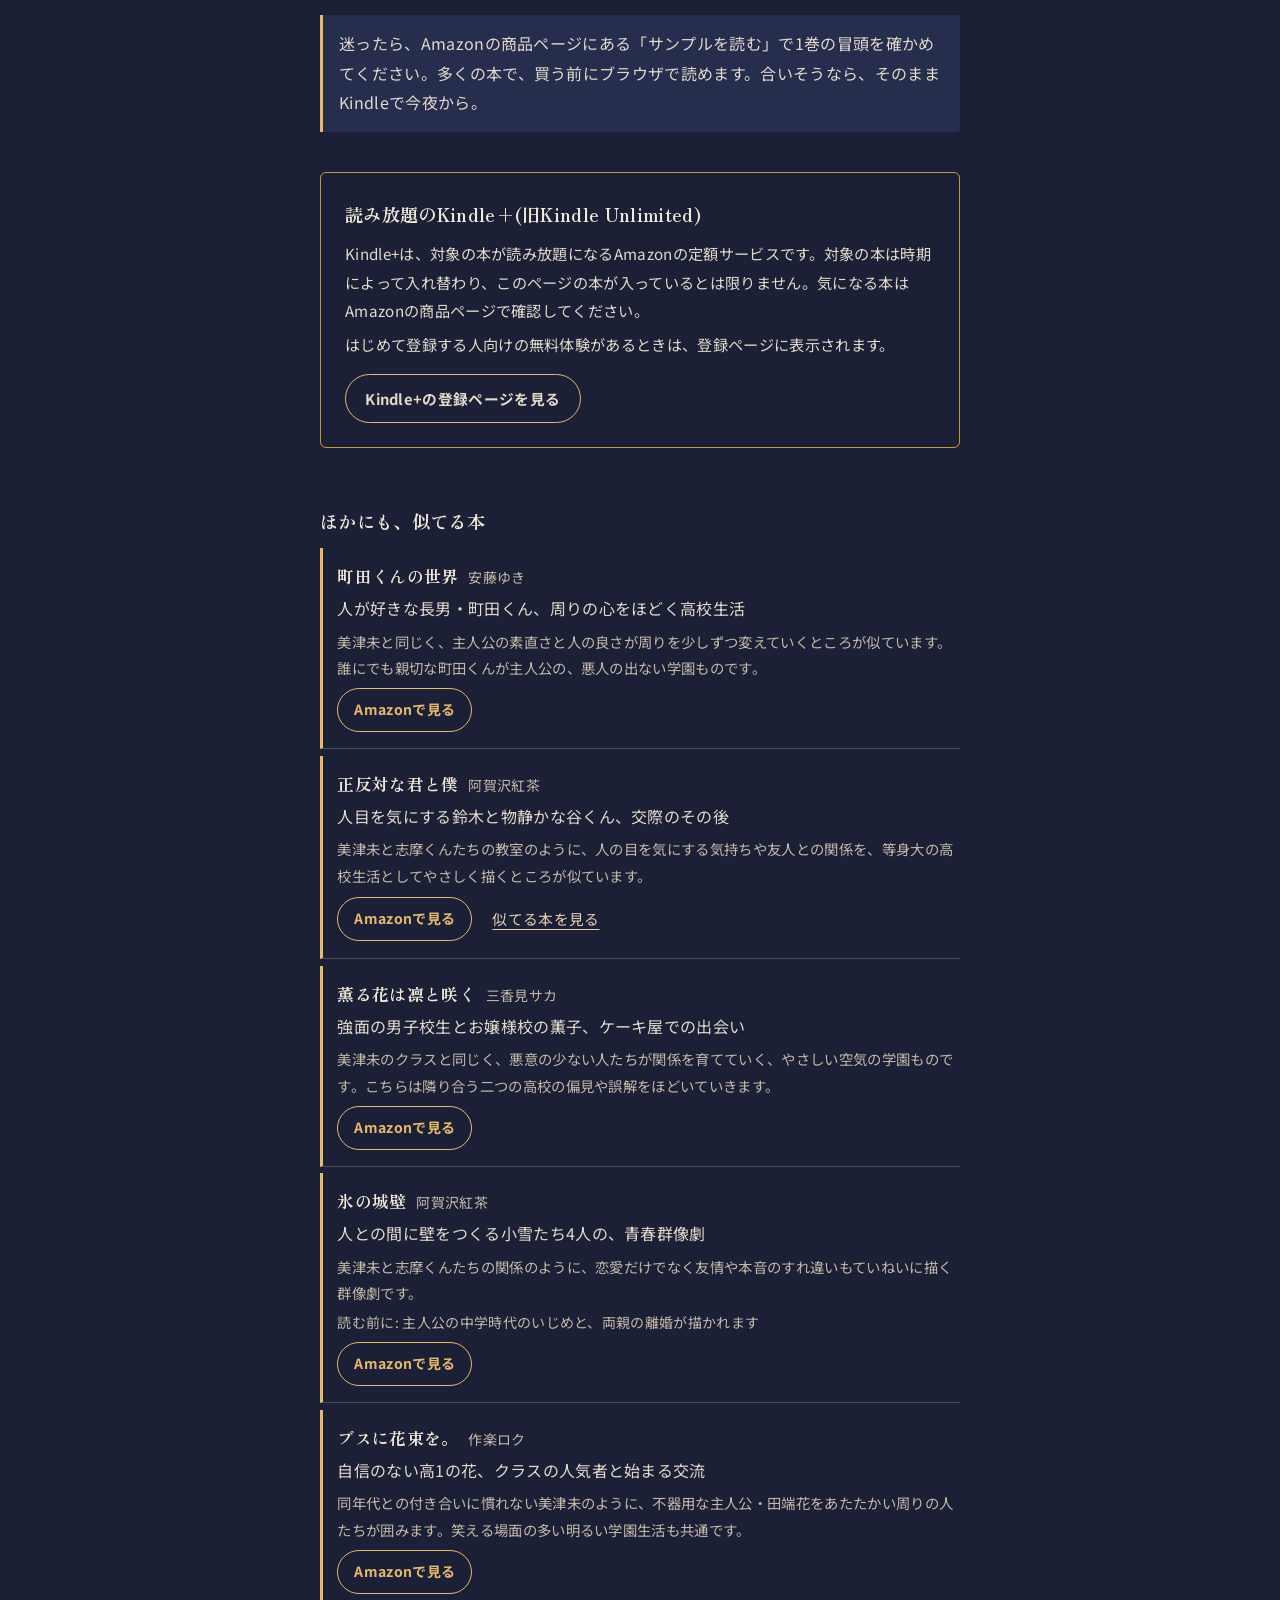
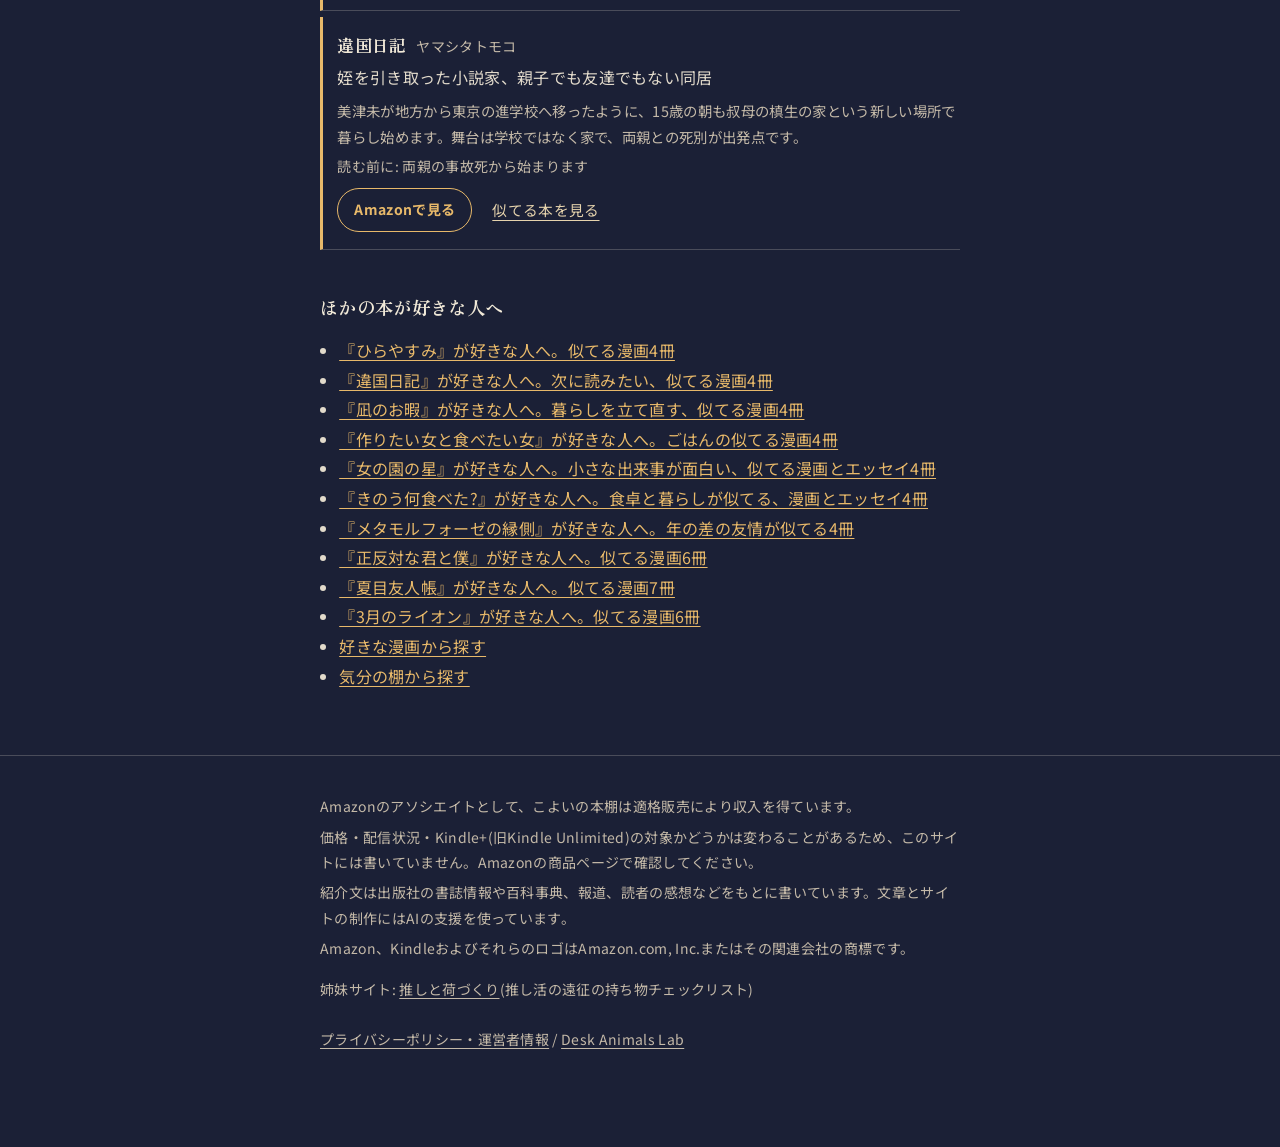
<file: skip/index.html>
<!DOCTYPE html>
<html lang="ja">
<head>
<meta charset="UTF-8">
<meta name="viewport" content="width=device-width, initial-scale=1.0">
<title>『スキップとローファー』みたいな漫画・似てる漫画のおすすめ10冊｜こよいの本棚</title>
<meta name="description" content="『スキップとローファー』みたいな漫画・似た漫画を探している人に、似てる漫画を10冊。『女の園の星』『メタモルフォーゼの縁側』など4冊をくわしく、『町田くんの世界』『正反対な君と僕』『薫る花は凛と咲く』『氷の城壁』など6冊を短く紹介します。">
<link rel="canonical" href="https://deskanimals114510-ai.github.io/koyoi-hondana/skip/">
<meta property="og:type" content="article">
<meta property="og:site_name" content="こよいの本棚">
<meta property="og:title" content="『スキップとローファー』みたいな漫画・似てる漫画のおすすめ10冊｜こよいの本棚">
<meta property="og:description" content="『スキップとローファー』みたいな漫画・似た漫画を探している人に、似てる漫画を10冊。『女の園の星』『メタモルフォーゼの縁側』など4冊をくわしく、『町田くんの世界』『正反対な君と僕』『薫る花は凛と咲く』『氷の城壁』など6冊を短く紹介します。">
<meta property="og:url" content="https://deskanimals114510-ai.github.io/koyoi-hondana/skip/">
<meta property="og:image" content="https://deskanimals114510-ai.github.io/koyoi-hondana/og-image-2.jpg">
<meta property="og:image:width" content="1200">
<meta property="og:image:height" content="630">
<meta property="og:image:alt" content="こよいの本棚:好きな漫画の次の1冊を探す本棚">
<meta property="og:locale" content="ja_JP">
<meta name="twitter:card" content="summary_large_image">
<meta name="theme-color" content="#1b2036">
<link rel="icon" href="data:image/svg+xml,<svg xmlns=%22http://www.w3.org/2000/svg%22 viewBox=%220 0 100 100%22><rect width=%22100%22 height=%22100%22 rx=%2216%22 fill=%22%231b2036%22/><rect x=%2224%22 y=%2222%22 width=%2214%22 height=%2258%22 fill=%22%238f82b5%22/><rect x=%2242%22 y=%2232%22 width=%2214%22 height=%2248%22 fill=%22%23c98d9c%22/><rect x=%2260%22 y=%2226%22 width=%2214%22 height=%2254%22 fill=%22%23e8b96a%22/></svg>">
<link rel="preconnect" href="https://fonts.googleapis.com">
<link rel="preconnect" href="https://fonts.gstatic.com" crossorigin>
<link href="https://fonts.googleapis.com/css2?family=Noto+Sans+JP:wght@400;700&family=Zen+Old+Mincho:wght@700&display=swap" rel="stylesheet">
<link rel="stylesheet" href="../style.css">
<script defer src="../analytics.js"></script>
<script type="application/ld+json">[{"@context": "https://schema.org", "@type": "BreadcrumbList", "itemListElement": [{"@type": "ListItem", "position": 1, "name": "こよいの本棚", "item": "https://deskanimals114510-ai.github.io/koyoi-hondana/"}, {"@type": "ListItem", "position": 2, "name": "『スキップとローファー』みたいな漫画が読みたい人へ。似てる漫画10冊", "item": "https://deskanimals114510-ai.github.io/koyoi-hondana/skip/"}]}, {"@context": "https://schema.org", "@type": "Article", "headline": "『スキップとローファー』みたいな漫画が読みたい人へ。似てる漫画10冊", "description": "『スキップとローファー』みたいな漫画・似た漫画を探している人に、似てる漫画を10冊。『女の園の星』『メタモルフォーゼの縁側』など4冊をくわしく、『町田くんの世界』『正反対な君と僕』『薫る花は凛と咲く』『氷の城壁』など6冊を短く紹介します。", "datePublished": "2026-10-22", "dateModified": "2026-11-20", "inLanguage": "ja", "mainEntityOfPage": "https://deskanimals114510-ai.github.io/koyoi-hondana/skip/", "image": ["https://deskanimals114510-ai.github.io/koyoi-hondana/og-image-2.jpg"], "author": {"@type": "Organization", "name": "こよいの本棚", "url": "https://deskanimals114510-ai.github.io/koyoi-hondana/"}}]</script>
</head>
<body>
<a class="skip-link" href="#main">本文へ移動</a>
<header class="site-header">
  <div class="wrap">
    <a class="site-name" href="../">こよいの本棚</a>
    <nav aria-label="サイト内"><a href="../#works">作品から探す</a> <a href="../#mood-entry">気分から探す</a></nav>
  </div>
</header>
<main id="main">
<div class="wrap-text">
  <p class="crumbs"><a href="../">こよいの本棚</a> / 『スキップとローファー』みたいな漫画が読みたい人へ。似てる漫画10冊</p>
  <div class="page-head">
    <h1>『スキップとローファー』みたいな漫画が読みたい人へ。似てる漫画10冊</h1>
    <p class="updated">更新日 <time datetime="2026-11-20">2026/11/20</time></p>
    <p class="pr-note"><b>PR</b>Amazonアソシエイトのリンクを含みます。購入などで運営者に紹介料が入ることがあります。</p>
  </div>
  <nav class="toc" aria-labelledby="toc-h">
    <h2 id="toc-h">このページの4冊</h2>
    <ol><li style="--c: var(--sp-kangae)"><a href="#b-onnanosono"><span class="toc-title">女の園の星</span><span class="toc-night">学校の空気を、先生の側から眺めたい夜に。</span></a></li><li style="--c: var(--sp-kangae)"><a href="#b-metamor"><span class="toc-title">メタモルフォーゼの縁側</span><span class="toc-night">年の離れた友達ができる話を読みたい夜に。</span></a></li><li style="--c: var(--sp-ganbari)"><a href="#b-umiga"><span class="toc-title">海が走るエンドロール</span><span class="toc-night">いまから何かを始めてもいい、と思いたい夜に。</span></a></li><li style="--c: var(--sp-ganbari)"><a href="#b-blueperiod"><span class="toc-title">ブルーピリオド</span><span class="toc-night">好きなことに、もう少し本気になりたい夜に。</span></a></li></ol>
  </nav>
  <section class="anchor" aria-labelledby="anchor-h">
    <h2 id="anchor-h">元の作品『スキップとローファー』(高松美咲)</h2>
    <p>石川県の小さな町の中学から、東京の進学校に首席で入学した岩倉美津未が主人公です。勉強はできるけれど同年代との付き合いに慣れていない美津未が、志摩聡介ら個性的なクラスメイトと関わりながら高校生活を送る、明るい学園ものです。</p><p>ここでは「学校という場所の居心地」か「まっすぐに何かへ向かう主人公」のどちらかが重なる4冊を、まずくわしく紹介します。そのあとに、高校生の人間関係をていねいに描く学園ものを中心に、さらに6冊を短く並べました。</p>
    <p class="media"><b>映像化</b>(2026年11月時点):2023年4月にTVアニメが放送され(P.A.WORKS制作)、第2期は2027年4月から放送予定です。単行本の14巻は2026年11月20日に発売されました。</p>
  </section>
  <section class="pick" id="b-onnanosono" style="--c: var(--sp-kangae)" aria-labelledby="pick-onnanosono">
    <div class="pick-spine" aria-hidden="true"><span>女の園の星</span></div>
    <div>
      <h2 id="pick-onnanosono">女の園の星</h2>
      <p class="by">和山やま / 祥伝社</p>
      <p class="night">学校の空気を、先生の側から眺めたい夜に。</p>
      <p>女子校で2年4組の担任をする国語教師・星先生が主人公です。学級日誌で続く生徒との絵しりとり、教室に来た犬の世話、漫画家志望の生徒への助言など、学校の小さな出来事を淡々と描くコメディです。</p><p>スキップとローファーの教室を、生徒ではなく先生の目で見るとこうなる、という本です。公式の紹介にあるのは学校の小さな出来事が中心です。何も考えず笑いたい夜にも向きます。</p>
      <a class="btn-amazon" href="https://www.amazon.co.jp/dp/B089SNF6PZ?tag=tinywonders-22" target="_blank" rel="sponsored noopener" data-book="onnanosono" data-kind="book"><span class="vh">『女の園の星』の</span>Kindle版をAmazonで見る<span class="vh">(新しいタブで開きます)</span></a>
      <p class="pick-more"><a class="link-page" href="../onnanosono/">『女の園の星』が好きな人に、似てる本</a></p>
    </div>
  </section>
  <section class="pick" id="b-metamor" style="--c: var(--sp-kangae)" aria-labelledby="pick-metamor">
    <div class="pick-spine" aria-hidden="true"><span>メタモルフォーゼの縁側</span></div>
    <div>
      <h2 id="pick-metamor">メタモルフォーゼの縁側</h2>
      <p class="by">鶴谷香央理 / KADOKAWA</p>
      <p class="night">年の離れた友達ができる話を読みたい夜に。</p>
      <p>75歳の雪さんと17歳のうららが、偶然出会ったBL漫画という共通の趣味をきっかけに、年の差58歳の友情を育てる話です。全5巻で完結しています。</p><p>美津未と志摩くんたちのように、違う背景を持つ者同士が少しずつ近づくところが似ています。舞台は学校ではなく書店と縁側。夫との死別や老いも出てきますが、重くはありません。</p>
      <a class="btn-amazon" href="https://www.amazon.co.jp/dp/B07CJ9RJFY?tag=tinywonders-22" target="_blank" rel="sponsored noopener" data-book="metamor" data-kind="book"><span class="vh">『メタモルフォーゼの縁側』の</span>Kindle版をAmazonで見る<span class="vh">(新しいタブで開きます)</span></a>
      <p class="pick-more"><a class="link-page" href="../metamor/">『メタモルフォーゼの縁側』が好きな人に、似てる本</a></p>
    </div>
  </section>
  <section class="pick" id="b-umiga" style="--c: var(--sp-ganbari)" aria-labelledby="pick-umiga">
    <div class="pick-spine" aria-hidden="true"><span>海が走るエンドロール</span></div>
    <div>
      <h2 id="pick-umiga">海が走るエンドロール</h2>
      <p class="by">たらちねジョン / 秋田書店</p>
      <p class="night">いまから何かを始めてもいい、と思いたい夜に。</p>
      <p>65歳を過ぎて夫と死別したうみ子が、映画館で美大生の海と出会い、映画を「作る側」に回りたいと気づいて美大に入る話です。全9巻で完結しています。</p><p>美津未が地方から進学校へ飛び込んだように、うみ子も慣れない場所へ入っていきます。年齢の壁を越えて学びの場に身を置く姿が、美津未の高校生活の始まりと重なります。</p><p class="note">読む前に: 夫との死別が出発点で、老いも描かれます。</p>
      <a class="btn-amazon" href="https://www.amazon.co.jp/dp/B0998VLH5Q?tag=tinywonders-22" target="_blank" rel="sponsored noopener" data-book="umiga" data-kind="book"><span class="vh">『海が走るエンドロール』の</span>Kindle版をAmazonで見る<span class="vh">(新しいタブで開きます)</span></a>
      
    </div>
  </section>
  <section class="pick" id="b-blueperiod" style="--c: var(--sp-ganbari)" aria-labelledby="pick-blueperiod">
    <div class="pick-spine" aria-hidden="true"><span>ブルーピリオド</span></div>
    <div>
      <h2 id="pick-blueperiod">ブルーピリオド</h2>
      <p class="by">山口つばさ / 講談社</p>
      <p class="night">好きなことに、もう少し本気になりたい夜に。</p>
      <p>成績が良く、友人関係もそつなくこなす高校生・矢口八虎が、一枚の絵に心を動かされます。絵を描く楽しさに目覚め、倍率の高い東京藝術大学を目指して美大受験の世界に入っていく話です。</p><p>主人公は少年ですが、高校という同じ舞台で「自分の好きなこと」を見つける過程は美津未と重なります。明るい学園ものというより、受験のプレッシャーや親との衝突も描かれる熱量のある作品です。</p>
      <a class="btn-amazon" href="https://www.amazon.co.jp/dp/B07873642C?tag=tinywonders-22" target="_blank" rel="sponsored noopener" data-book="blueperiod" data-kind="book"><span class="vh">『ブルーピリオド』の</span>Kindle版をAmazonで見る<span class="vh">(新しいタブで開きます)</span></a>
      
    </div>
  </section>
  
  <p class="sample-line">迷ったら、Amazonの商品ページにある「サンプルを読む」で1巻の冒頭を確かめてください。多くの本で、買う前にブラウザで読めます。合いそうなら、そのままKindleで今夜から。</p>
  <aside class="ku" aria-labelledby="ku-title">
  <h2 id="ku-title">読み放題のKindle+(旧Kindle Unlimited)</h2>
  <p>Kindle+は、対象の本が読み放題になるAmazonの定額サービスです。対象の本は時期によって入れ替わり、このページの本が入っているとは限りません。気になる本はAmazonの商品ページで確認してください。</p>
  <p>はじめて登録する人向けの無料体験があるときは、登録ページに表示されます。</p>
  <a class="btn-amazon" href="https://www.amazon.co.jp/kindle-dbs/hz/signup?tag=tinywonders-22" target="_blank" rel="sponsored noopener" data-kind="ku">Kindle+の登録ページを見る<span class="vh">(新しいタブで開きます)</span></a>
</aside>
  <section class="also" aria-labelledby="also-h">
    <h2 id="also-h">ほかにも、似てる本</h2>
    <ul class="book-list">
      <li class="book-row">
        <div class="row-head"><h3>町田くんの世界</h3><p class="by">安藤ゆき</p></div>
        <p class="tagline">人が好きな長男・町田くん、周りの心をほどく高校生活</p>
        <p class="also-why">美津未と同じく、主人公の素直さと人の良さが周りを少しずつ変えていくところが似ています。誰にでも親切な町田くんが主人公の、悪人の出ない学園ものです。</p>
        
        <div class="book-links"><a class="btn-line" href="https://www.amazon.co.jp/dp/B013I9HEQM?tag=tinywonders-22" target="_blank" rel="sponsored noopener" data-book="machida" data-kind="book"><span class="vh">『町田くんの世界』の</span>Amazonで見る<span class="vh">(新しいタブで開きます)</span></a></div>
      </li>
      <li class="book-row">
        <div class="row-head"><h3>正反対な君と僕</h3><p class="by">阿賀沢紅茶</p></div>
        <p class="tagline">人目を気にする鈴木と物静かな谷くん、交際のその後</p>
        <p class="also-why">美津未と志摩くんたちの教室のように、人の目を気にする気持ちや友人との関係を、等身大の高校生活としてやさしく描くところが似ています。</p>
        
        <div class="book-links"><a class="btn-line" href="https://www.amazon.co.jp/dp/B0B28R7S31?tag=tinywonders-22" target="_blank" rel="sponsored noopener" data-book="seihantai" data-kind="book"><span class="vh">『正反対な君と僕』の</span>Amazonで見る<span class="vh">(新しいタブで開きます)</span></a><a class="link-page" href="../seihantai/">似てる本を見る<span class="vh">(『正反対な君と僕』が好きな人へ)</span></a></div>
      </li>
      <li class="book-row">
        <div class="row-head"><h3>薫る花は凛と咲く</h3><p class="by">三香見サカ</p></div>
        <p class="tagline">強面の男子校生とお嬢様校の薫子、ケーキ屋での出会い</p>
        <p class="also-why">美津未のクラスと同じく、悪意の少ない人たちが関係を育てていく、やさしい空気の学園ものです。こちらは隣り合う二つの高校の偏見や誤解をほどいていきます。</p>
        
        <div class="book-links"><a class="btn-line" href="https://www.amazon.co.jp/dp/B09TF1DNJZ?tag=tinywonders-22" target="_blank" rel="sponsored noopener" data-book="kaoru" data-kind="book"><span class="vh">『薫る花は凛と咲く』の</span>Amazonで見る<span class="vh">(新しいタブで開きます)</span></a></div>
      </li>
      <li class="book-row">
        <div class="row-head"><h3>氷の城壁</h3><p class="by">阿賀沢紅茶</p></div>
        <p class="tagline">人との間に壁をつくる小雪たち4人の、青春群像劇</p>
        <p class="also-why">美津未と志摩くんたちの関係のように、恋愛だけでなく友情や本音のすれ違いもていねいに描く群像劇です。</p>
        <p class="row-note">読む前に: 主人公の中学時代のいじめと、両親の離婚が描かれます</p>
        <div class="book-links"><a class="btn-line" href="https://www.amazon.co.jp/dp/B0C6DG3R65?tag=tinywonders-22" target="_blank" rel="sponsored noopener" data-book="koori" data-kind="book"><span class="vh">『氷の城壁』の</span>Amazonで見る<span class="vh">(新しいタブで開きます)</span></a></div>
      </li>
      <li class="book-row">
        <div class="row-head"><h3>ブスに花束を。</h3><p class="by">作楽ロク</p></div>
        <p class="tagline">自信のない高1の花、クラスの人気者と始まる交流</p>
        <p class="also-why">同年代との付き合いに慣れない美津未のように、不器用な主人公・田端花をあたたかい周りの人たちが囲みます。笑える場面の多い明るい学園生活も共通です。</p>
        
        <div class="book-links"><a class="btn-line" href="https://www.amazon.co.jp/dp/B01M2Z6AD9?tag=tinywonders-22" target="_blank" rel="sponsored noopener" data-book="busu" data-kind="book"><span class="vh">『ブスに花束を。』の</span>Amazonで見る<span class="vh">(新しいタブで開きます)</span></a></div>
      </li>
      <li class="book-row">
        <div class="row-head"><h3>違国日記</h3><p class="by">ヤマシタトモコ</p></div>
        <p class="tagline">姪を引き取った小説家、親子でも友達でもない同居</p>
        <p class="also-why">美津未が地方から東京の進学校へ移ったように、15歳の朝も叔母の槙生の家という新しい場所で暮らし始めます。舞台は学校ではなく家で、両親との死別が出発点です。</p>
        <p class="row-note">読む前に: 両親の事故死から始まります</p>
        <div class="book-links"><a class="btn-line" href="https://www.amazon.co.jp/dp/B077GQL19W?tag=tinywonders-22" target="_blank" rel="sponsored noopener" data-book="ikoku" data-kind="book"><span class="vh">『違国日記』の</span>Amazonで見る<span class="vh">(新しいタブで開きます)</span></a><a class="link-page" href="../ikoku/">似てる本を見る<span class="vh">(『違国日記』が好きな人へ)</span></a></div>
      </li>
    </ul>
  </section>
  <nav class="more" aria-labelledby="more-h">
    <h2 id="more-h">ほかの本が好きな人へ</h2>
    <ul><li><a href="../hirayasumi/">『ひらやすみ』が好きな人へ。似てる漫画4冊</a></li><li><a href="../ikoku/">『違国日記』が好きな人へ。次に読みたい、似てる漫画4冊</a></li><li><a href="../nagi/">『凪のお暇』が好きな人へ。暮らしを立て直す、似てる漫画4冊</a></li><li><a href="../tsukutabe/">『作りたい女と食べたい女』が好きな人へ。ごはんの似てる漫画4冊</a></li><li><a href="../onnanosono/">『女の園の星』が好きな人へ。小さな出来事が面白い、似てる漫画とエッセイ4冊</a></li><li><a href="../nanitabe/">『きのう何食べた?』が好きな人へ。食卓と暮らしが似てる、漫画とエッセイ4冊</a></li><li><a href="../metamor/">『メタモルフォーゼの縁側』が好きな人へ。年の差の友情が似てる4冊</a></li><li><a href="../seihantai/">『正反対な君と僕』が好きな人へ。似てる漫画6冊</a></li><li><a href="../natsume/">『夏目友人帳』が好きな人へ。似てる漫画7冊</a></li><li><a href="../lion/">『3月のライオン』が好きな人へ。似てる漫画6冊</a></li><li><a href="../#works">好きな漫画から探す</a></li><li><a href="../#mood-entry">気分の棚から探す</a></li></ul>
  </nav>
</div>
</main>
<nav class="fab-nav" aria-label="気分の棚へ戻る"><a class="fab" href="../#mood-entry">気分を変える</a></nav>
<footer class="site-footer">
  <div class="wrap-text">
    <p>Amazonのアソシエイトとして、こよいの本棚は適格販売により収入を得ています。</p>
    <p>価格・配信状況・Kindle+(旧Kindle Unlimited)の対象かどうかは変わることがあるため、このサイトには書いていません。Amazonの商品ページで確認してください。</p>
    <p>紹介文は出版社の書誌情報や百科事典、報道、読者の感想などをもとに書いています。文章とサイトの制作にはAIの支援を使っています。</p>
    <p>Amazon、KindleおよびそれらのロゴはAmazon.com, Inc.またはその関連会社の商標です。</p>
    <p>姉妹サイト: <a href="https://deskanimals114510-ai.github.io/oshi-nizukuri/">推しと荷づくり</a>(推し活の遠征の持ち物チェックリスト)</p>
    <p><a href="../privacy/">プライバシーポリシー・運営者情報</a> / <a href="https://deskanimals114510-ai.github.io/" target="_blank" rel="noopener">Desk Animals Lab</a></p>
  </div>
</footer>
</body>
</html>
</file>
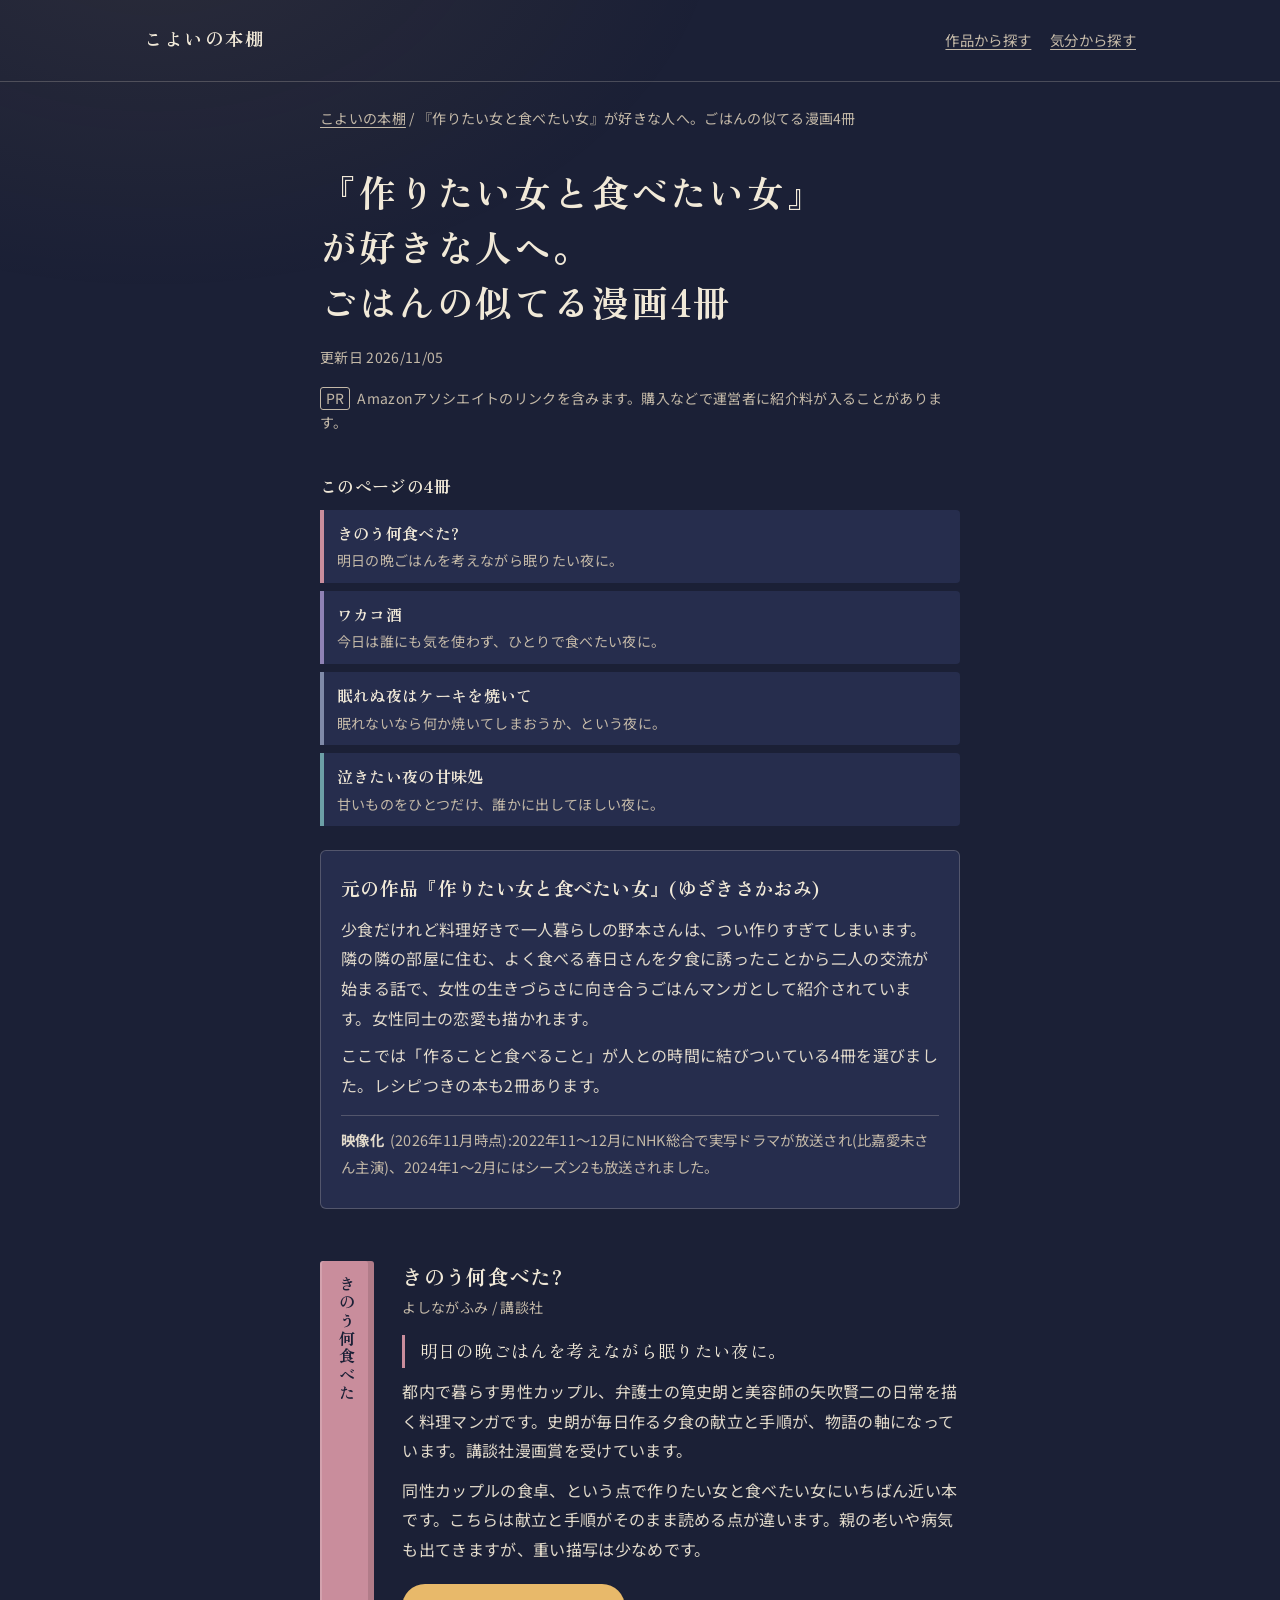
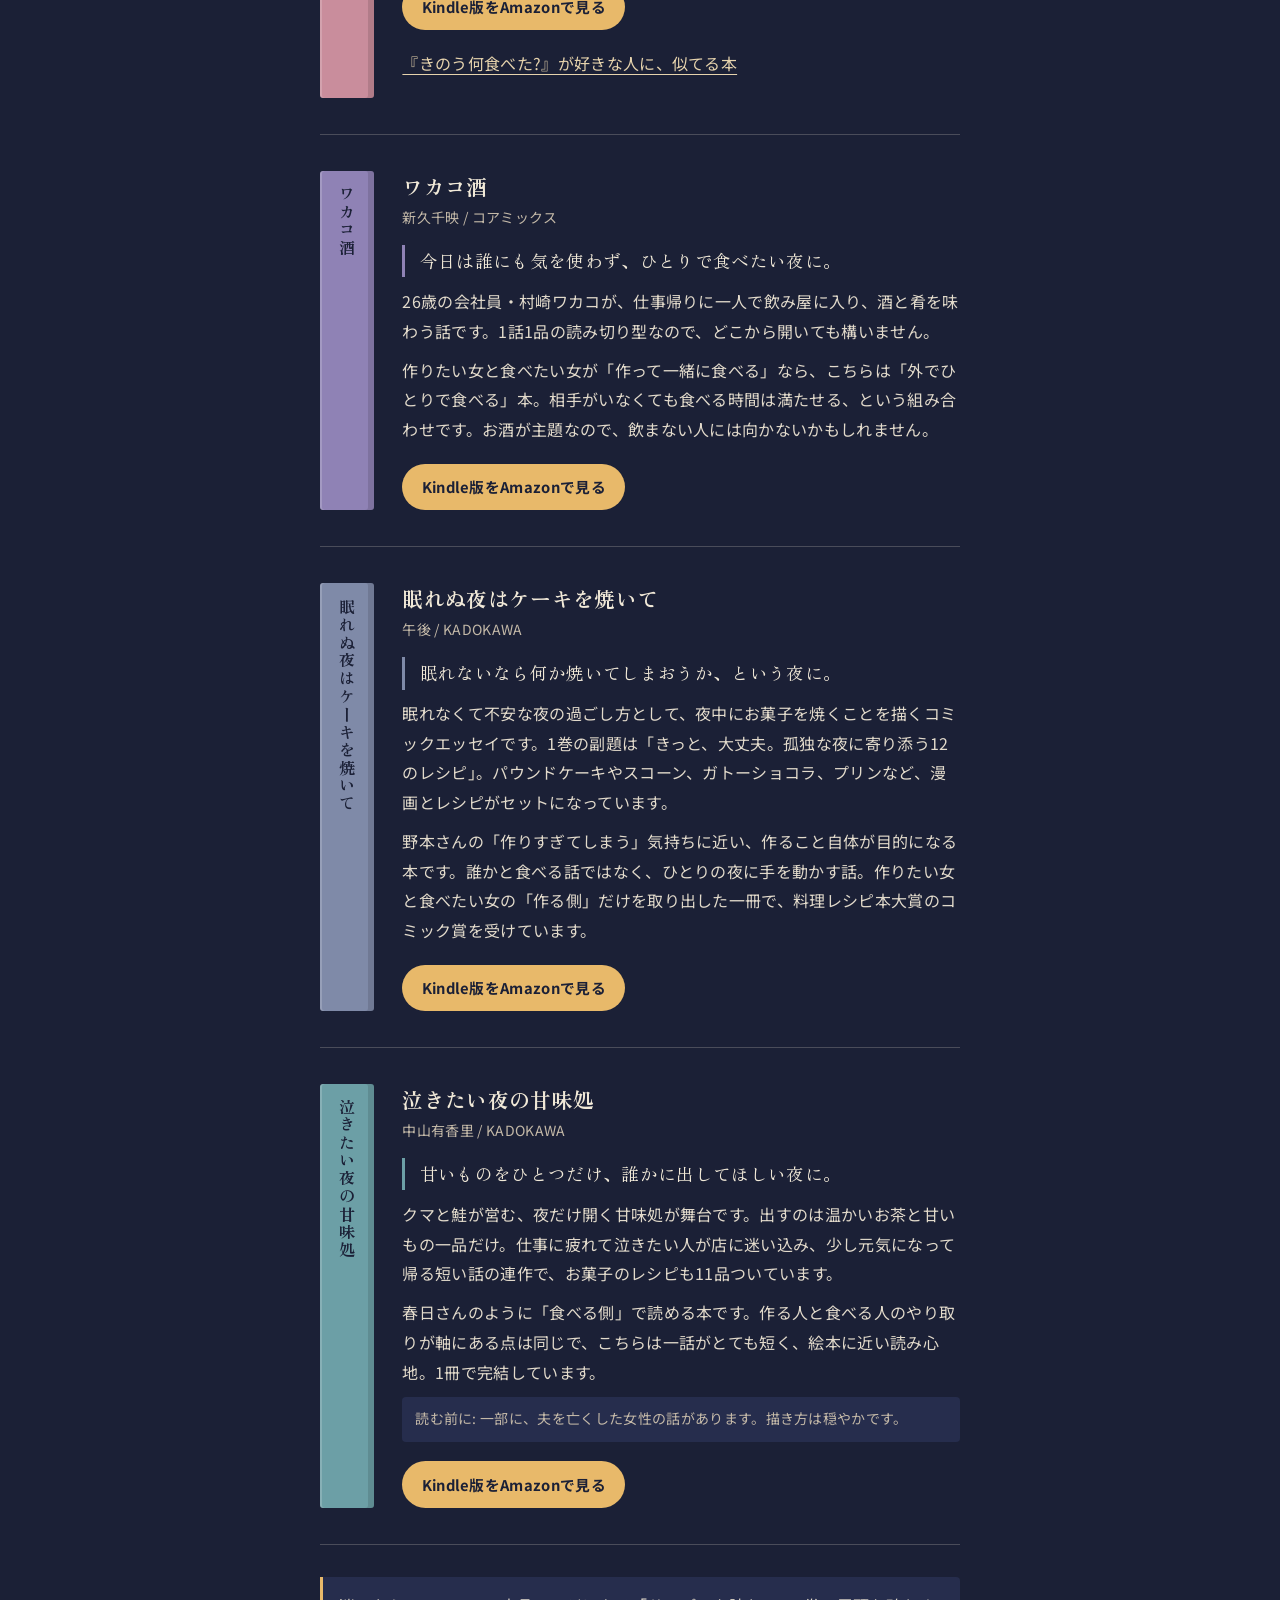
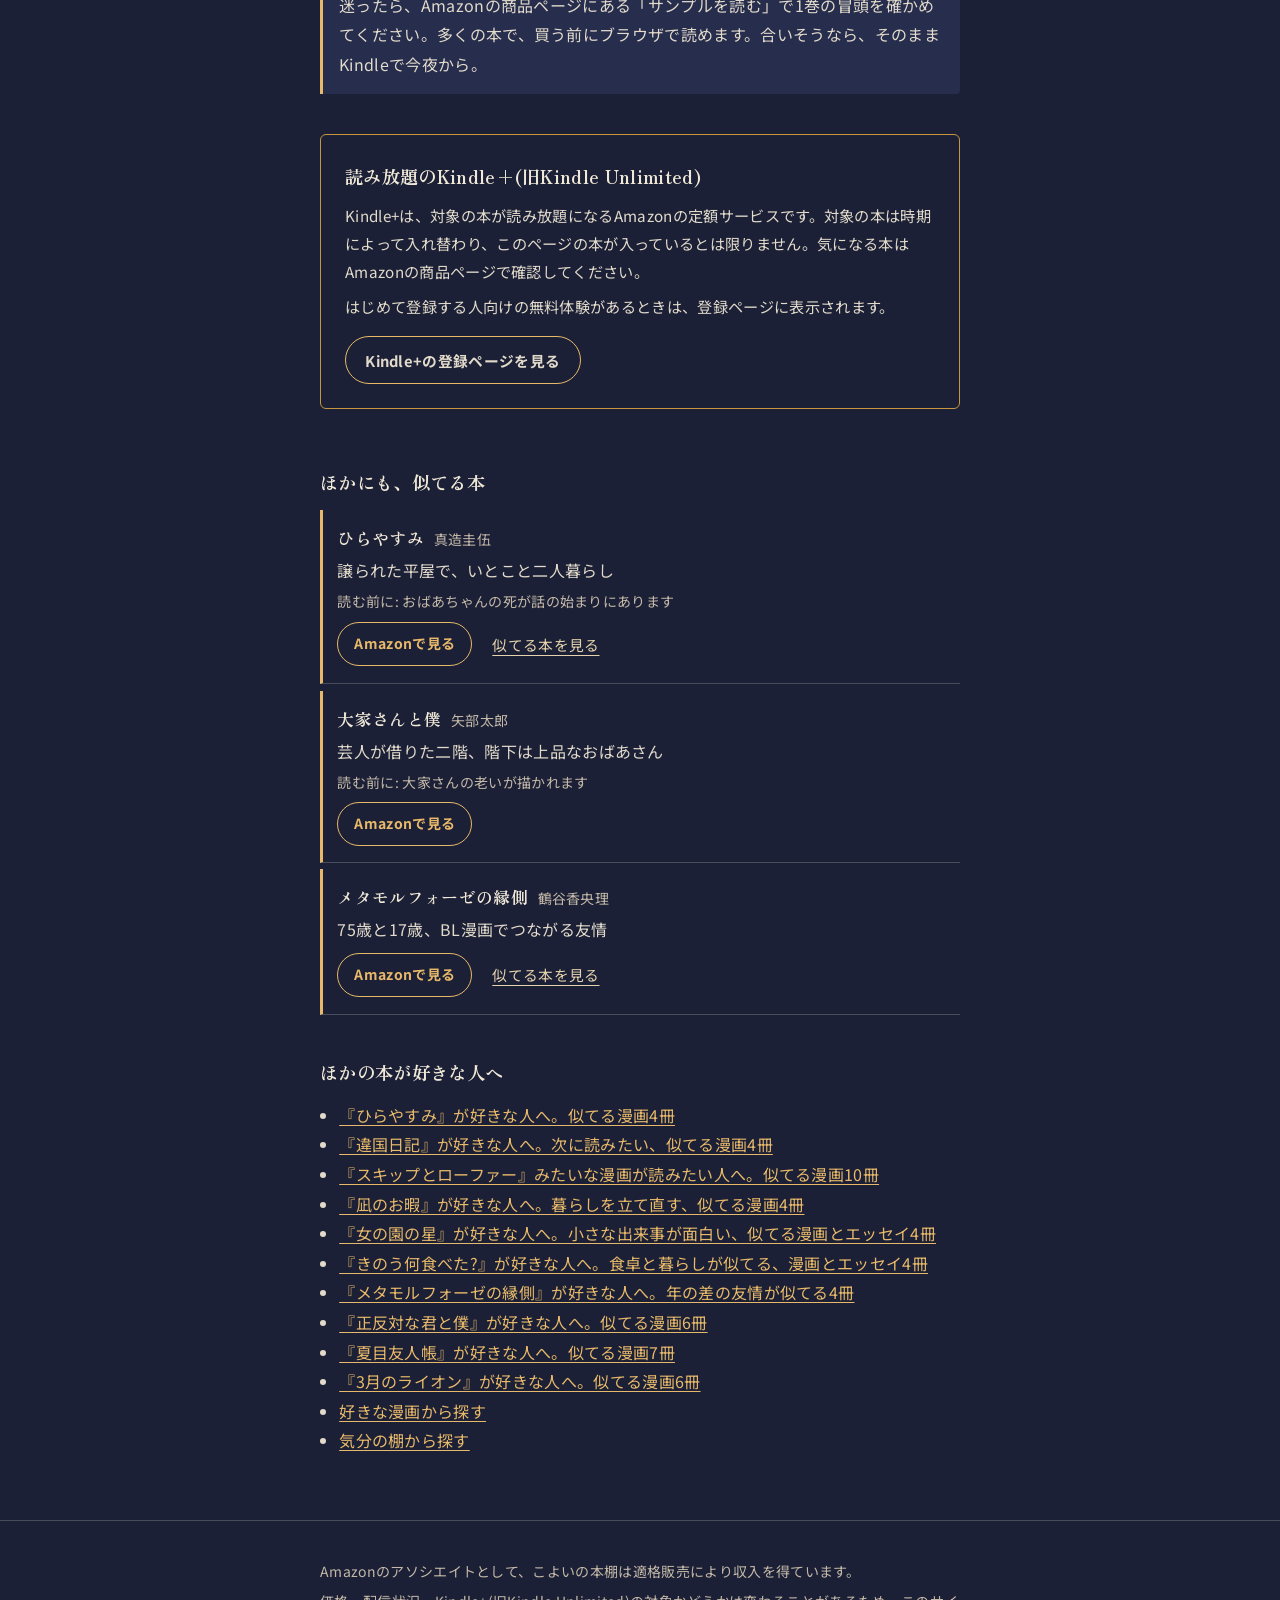
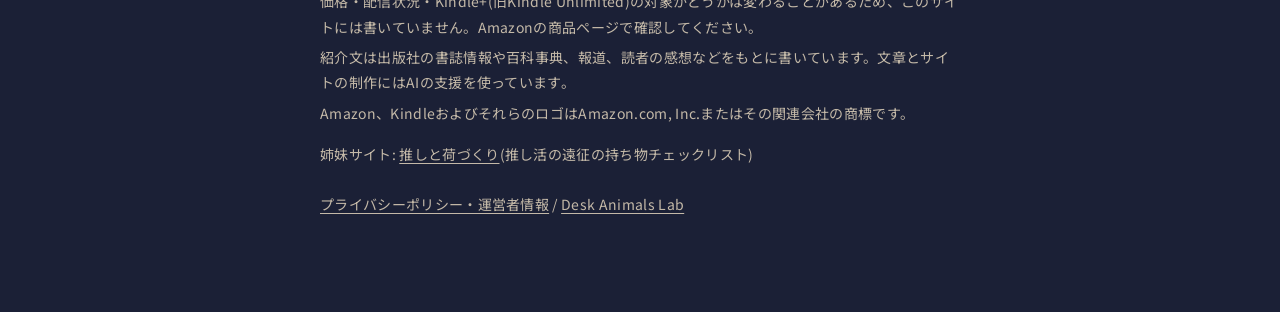
<file: tsukutabe/index.html>
<!DOCTYPE html>
<html lang="ja">
<head>
<meta charset="UTF-8">
<meta name="viewport" content="width=device-width, initial-scale=1.0">
<title>『作りたい女と食べたい女』好きにおすすめの似てる漫画4冊｜こよいの本棚</title>
<meta name="description" content="野本さんと春日さんの食卓を描く『作りたい女と食べたい女』が好きな人に、『きのう何食べた?』『ワカコ酒』『眠れぬ夜はケーキを焼いて』『泣きたい夜の甘味処』の4冊。ごはんと誰かの時間が結びついた本を選びました。">
<link rel="canonical" href="https://deskanimals114510-ai.github.io/koyoi-hondana/tsukutabe/">
<meta property="og:type" content="article">
<meta property="og:site_name" content="こよいの本棚">
<meta property="og:title" content="『作りたい女と食べたい女』好きにおすすめの似てる漫画4冊｜こよいの本棚">
<meta property="og:description" content="野本さんと春日さんの食卓を描く『作りたい女と食べたい女』が好きな人に、『きのう何食べた?』『ワカコ酒』『眠れぬ夜はケーキを焼いて』『泣きたい夜の甘味処』の4冊。ごはんと誰かの時間が結びついた本を選びました。">
<meta property="og:url" content="https://deskanimals114510-ai.github.io/koyoi-hondana/tsukutabe/">
<meta property="og:image" content="https://deskanimals114510-ai.github.io/koyoi-hondana/og-image-2.jpg">
<meta property="og:image:width" content="1200">
<meta property="og:image:height" content="630">
<meta property="og:image:alt" content="こよいの本棚:好きな漫画の次の1冊を探す本棚">
<meta property="og:locale" content="ja_JP">
<meta name="twitter:card" content="summary_large_image">
<meta name="theme-color" content="#1b2036">
<link rel="icon" href="data:image/svg+xml,<svg xmlns=%22http://www.w3.org/2000/svg%22 viewBox=%220 0 100 100%22><rect width=%22100%22 height=%22100%22 rx=%2216%22 fill=%22%231b2036%22/><rect x=%2224%22 y=%2222%22 width=%2214%22 height=%2258%22 fill=%22%238f82b5%22/><rect x=%2242%22 y=%2232%22 width=%2214%22 height=%2248%22 fill=%22%23c98d9c%22/><rect x=%2260%22 y=%2226%22 width=%2214%22 height=%2254%22 fill=%22%23e8b96a%22/></svg>">
<link rel="preconnect" href="https://fonts.googleapis.com">
<link rel="preconnect" href="https://fonts.gstatic.com" crossorigin>
<link href="https://fonts.googleapis.com/css2?family=Noto+Sans+JP:wght@400;700&family=Zen+Old+Mincho:wght@700&display=swap" rel="stylesheet">
<link rel="stylesheet" href="../style.css">
<script defer src="../analytics.js"></script>
<script type="application/ld+json">[{"@context": "https://schema.org", "@type": "BreadcrumbList", "itemListElement": [{"@type": "ListItem", "position": 1, "name": "こよいの本棚", "item": "https://deskanimals114510-ai.github.io/koyoi-hondana/"}, {"@type": "ListItem", "position": 2, "name": "『作りたい女と食べたい女』が好きな人へ。ごはんの似てる漫画4冊", "item": "https://deskanimals114510-ai.github.io/koyoi-hondana/tsukutabe/"}]}, {"@context": "https://schema.org", "@type": "Article", "headline": "『作りたい女と食べたい女』が好きな人へ。ごはんの似てる漫画4冊", "description": "野本さんと春日さんの食卓を描く『作りたい女と食べたい女』が好きな人に、『きのう何食べた?』『ワカコ酒』『眠れぬ夜はケーキを焼いて』『泣きたい夜の甘味処』の4冊。ごはんと誰かの時間が結びついた本を選びました。", "datePublished": "2026-10-22", "dateModified": "2026-11-05", "inLanguage": "ja", "mainEntityOfPage": "https://deskanimals114510-ai.github.io/koyoi-hondana/tsukutabe/", "image": ["https://deskanimals114510-ai.github.io/koyoi-hondana/og-image-2.jpg"], "author": {"@type": "Organization", "name": "こよいの本棚", "url": "https://deskanimals114510-ai.github.io/koyoi-hondana/"}}]</script>
</head>
<body>
<a class="skip-link" href="#main">本文へ移動</a>
<header class="site-header">
  <div class="wrap">
    <a class="site-name" href="../">こよいの本棚</a>
    <nav aria-label="サイト内"><a href="../#works">作品から探す</a> <a href="../#mood-entry">気分から探す</a></nav>
  </div>
</header>
<main id="main">
<div class="wrap-text">
  <p class="crumbs"><a href="../">こよいの本棚</a> / 『作りたい女と食べたい女』が好きな人へ。ごはんの似てる漫画4冊</p>
  <div class="page-head">
    <h1>『作りたい女と食べたい女』が好きな人へ。ごはんの似てる漫画4冊</h1>
    <p class="updated">更新日 <time datetime="2026-11-05">2026/11/05</time></p>
    <p class="pr-note"><b>PR</b>Amazonアソシエイトのリンクを含みます。購入などで運営者に紹介料が入ることがあります。</p>
  </div>
  <nav class="toc" aria-labelledby="toc-h">
    <h2 id="toc-h">このページの4冊</h2>
    <ol><li style="--c: var(--sp-sabishii)"><a href="#b-nanitabe"><span class="toc-title">きのう何食べた?</span><span class="toc-night">明日の晩ごはんを考えながら眠りたい夜に。</span></a></li><li style="--c: var(--sp-tsukare)"><a href="#b-wakako"><span class="toc-title">ワカコ酒</span><span class="toc-night">今日は誰にも気を使わず、ひとりで食べたい夜に。</span></a></li><li style="--c: var(--sp-nemure)"><a href="#b-cake"><span class="toc-title">眠れぬ夜はケーキを焼いて</span><span class="toc-night">眠れないなら何か焼いてしまおうか、という夜に。</span></a></li><li style="--c: var(--sp-ochikomi)"><a href="#b-kanmidokoro"><span class="toc-title">泣きたい夜の甘味処</span><span class="toc-night">甘いものをひとつだけ、誰かに出してほしい夜に。</span></a></li></ol>
  </nav>
  <section class="anchor" aria-labelledby="anchor-h">
    <h2 id="anchor-h">元の作品『作りたい女と食べたい女』(ゆざきさかおみ)</h2>
    <p>少食だけれど料理好きで一人暮らしの野本さんは、つい作りすぎてしまいます。隣の隣の部屋に住む、よく食べる春日さんを夕食に誘ったことから二人の交流が始まる話で、女性の生きづらさに向き合うごはんマンガとして紹介されています。女性同士の恋愛も描かれます。</p><p>ここでは「作ることと食べること」が人との時間に結びついている4冊を選びました。レシピつきの本も2冊あります。</p>
    <p class="media"><b>映像化</b>(2026年11月時点):2022年11〜12月にNHK総合で実写ドラマが放送され(比嘉愛未さん主演)、2024年1〜2月にはシーズン2も放送されました。</p>
  </section>
  <section class="pick" id="b-nanitabe" style="--c: var(--sp-sabishii)" aria-labelledby="pick-nanitabe">
    <div class="pick-spine" aria-hidden="true"><span>きのう何食べた</span></div>
    <div>
      <h2 id="pick-nanitabe">きのう何食べた?</h2>
      <p class="by">よしながふみ / 講談社</p>
      <p class="night">明日の晩ごはんを考えながら眠りたい夜に。</p>
      <p>都内で暮らす男性カップル、弁護士の筧史朗と美容師の矢吹賢二の日常を描く料理マンガです。史朗が毎日作る夕食の献立と手順が、物語の軸になっています。講談社漫画賞を受けています。</p><p>同性カップルの食卓、という点で作りたい女と食べたい女にいちばん近い本です。こちらは献立と手順がそのまま読める点が違います。親の老いや病気も出てきますが、重い描写は少なめです。</p>
      <a class="btn-amazon" href="https://www.amazon.co.jp/dp/B011HYCVFY?tag=tinywonders-22" target="_blank" rel="sponsored noopener" data-book="nanitabe" data-kind="book"><span class="vh">『きのう何食べた?』の</span>Kindle版をAmazonで見る<span class="vh">(新しいタブで開きます)</span></a>
      <p class="pick-more"><a class="link-page" href="../nanitabe/">『きのう何食べた?』が好きな人に、似てる本</a></p>
    </div>
  </section>
  <section class="pick" id="b-wakako" style="--c: var(--sp-tsukare)" aria-labelledby="pick-wakako">
    <div class="pick-spine" aria-hidden="true"><span>ワカコ酒</span></div>
    <div>
      <h2 id="pick-wakako">ワカコ酒</h2>
      <p class="by">新久千映 / コアミックス</p>
      <p class="night">今日は誰にも気を使わず、ひとりで食べたい夜に。</p>
      <p>26歳の会社員・村崎ワカコが、仕事帰りに一人で飲み屋に入り、酒と肴を味わう話です。1話1品の読み切り型なので、どこから開いても構いません。</p><p>作りたい女と食べたい女が「作って一緒に食べる」なら、こちらは「外でひとりで食べる」本。相手がいなくても食べる時間は満たせる、という組み合わせです。お酒が主題なので、飲まない人には向かないかもしれません。</p>
      <a class="btn-amazon" href="https://www.amazon.co.jp/dp/B00YV3WKKU?tag=tinywonders-22" target="_blank" rel="sponsored noopener" data-book="wakako" data-kind="book"><span class="vh">『ワカコ酒』の</span>Kindle版をAmazonで見る<span class="vh">(新しいタブで開きます)</span></a>
      
    </div>
  </section>
  <section class="pick" id="b-cake" style="--c: var(--sp-nemure)" aria-labelledby="pick-cake">
    <div class="pick-spine" aria-hidden="true"><span>眠れぬ夜はケーキを焼いて</span></div>
    <div>
      <h2 id="pick-cake">眠れぬ夜はケーキを焼いて</h2>
      <p class="by">午後 / KADOKAWA</p>
      <p class="night">眠れないなら何か焼いてしまおうか、という夜に。</p>
      <p>眠れなくて不安な夜の過ごし方として、夜中にお菓子を焼くことを描くコミックエッセイです。1巻の副題は「きっと、大丈夫。孤独な夜に寄り添う12のレシピ」。パウンドケーキやスコーン、ガトーショコラ、プリンなど、漫画とレシピがセットになっています。</p><p>野本さんの「作りすぎてしまう」気持ちに近い、作ること自体が目的になる本です。誰かと食べる話ではなく、ひとりの夜に手を動かす話。作りたい女と食べたい女の「作る側」だけを取り出した一冊で、料理レシピ本大賞のコミック賞を受けています。</p>
      <a class="btn-amazon" href="https://www.amazon.co.jp/dp/B08S78F7XK?tag=tinywonders-22" target="_blank" rel="sponsored noopener" data-book="cake" data-kind="book"><span class="vh">『眠れぬ夜はケーキを焼いて』の</span>Kindle版をAmazonで見る<span class="vh">(新しいタブで開きます)</span></a>
      
    </div>
  </section>
  <section class="pick" id="b-kanmidokoro" style="--c: var(--sp-ochikomi)" aria-labelledby="pick-kanmidokoro">
    <div class="pick-spine" aria-hidden="true"><span>泣きたい夜の甘味処</span></div>
    <div>
      <h2 id="pick-kanmidokoro">泣きたい夜の甘味処</h2>
      <p class="by">中山有香里 / KADOKAWA</p>
      <p class="night">甘いものをひとつだけ、誰かに出してほしい夜に。</p>
      <p>クマと鮭が営む、夜だけ開く甘味処が舞台です。出すのは温かいお茶と甘いもの一品だけ。仕事に疲れて泣きたい人が店に迷い込み、少し元気になって帰る短い話の連作で、お菓子のレシピも11品ついています。</p><p>春日さんのように「食べる側」で読める本です。作る人と食べる人のやり取りが軸にある点は同じで、こちらは一話がとても短く、絵本に近い読み心地。1冊で完結しています。</p><p class="note">読む前に: 一部に、夫を亡くした女性の話があります。描き方は穏やかです。</p>
      <a class="btn-amazon" href="https://www.amazon.co.jp/dp/B09QFM2SFS?tag=tinywonders-22" target="_blank" rel="sponsored noopener" data-book="kanmidokoro" data-kind="book"><span class="vh">『泣きたい夜の甘味処』の</span>Kindle版をAmazonで見る<span class="vh">(新しいタブで開きます)</span></a>
      
    </div>
  </section>
  
  <p class="sample-line">迷ったら、Amazonの商品ページにある「サンプルを読む」で1巻の冒頭を確かめてください。多くの本で、買う前にブラウザで読めます。合いそうなら、そのままKindleで今夜から。</p>
  <aside class="ku" aria-labelledby="ku-title">
  <h2 id="ku-title">読み放題のKindle+(旧Kindle Unlimited)</h2>
  <p>Kindle+は、対象の本が読み放題になるAmazonの定額サービスです。対象の本は時期によって入れ替わり、このページの本が入っているとは限りません。気になる本はAmazonの商品ページで確認してください。</p>
  <p>はじめて登録する人向けの無料体験があるときは、登録ページに表示されます。</p>
  <a class="btn-amazon" href="https://www.amazon.co.jp/kindle-dbs/hz/signup?tag=tinywonders-22" target="_blank" rel="sponsored noopener" data-kind="ku">Kindle+の登録ページを見る<span class="vh">(新しいタブで開きます)</span></a>
</aside>
  <section class="also" aria-labelledby="also-h">
    <h2 id="also-h">ほかにも、似てる本</h2>
    <ul class="book-list">
      <li class="book-row">
        <div class="row-head"><h3>ひらやすみ</h3><p class="by">真造圭伍</p></div>
        <p class="tagline">譲られた平屋で、いとこと二人暮らし</p>
        
        <p class="row-note">読む前に: おばあちゃんの死が話の始まりにあります</p>
        <div class="book-links"><a class="btn-line" href="https://www.amazon.co.jp/dp/B09DG3MH93?tag=tinywonders-22" target="_blank" rel="sponsored noopener" data-book="hirayasumi" data-kind="book"><span class="vh">『ひらやすみ』の</span>Amazonで見る<span class="vh">(新しいタブで開きます)</span></a><a class="link-page" href="../hirayasumi/">似てる本を見る<span class="vh">(『ひらやすみ』が好きな人へ)</span></a></div>
      </li>
      <li class="book-row">
        <div class="row-head"><h3>大家さんと僕</h3><p class="by">矢部太郎</p></div>
        <p class="tagline">芸人が借りた二階、階下は上品なおばあさん</p>
        
        <p class="row-note">読む前に: 大家さんの老いが描かれます</p>
        <div class="book-links"><a class="btn-line" href="https://www.amazon.co.jp/dp/B0D3LHJS3T?tag=tinywonders-22" target="_blank" rel="sponsored noopener" data-book="ooya" data-kind="book"><span class="vh">『大家さんと僕』の</span>Amazonで見る<span class="vh">(新しいタブで開きます)</span></a></div>
      </li>
      <li class="book-row">
        <div class="row-head"><h3>メタモルフォーゼの縁側</h3><p class="by">鶴谷香央理</p></div>
        <p class="tagline">75歳と17歳、BL漫画でつながる友情</p>
        
        
        <div class="book-links"><a class="btn-line" href="https://www.amazon.co.jp/dp/B07CJ9RJFY?tag=tinywonders-22" target="_blank" rel="sponsored noopener" data-book="metamor" data-kind="book"><span class="vh">『メタモルフォーゼの縁側』の</span>Amazonで見る<span class="vh">(新しいタブで開きます)</span></a><a class="link-page" href="../metamor/">似てる本を見る<span class="vh">(『メタモルフォーゼの縁側』が好きな人へ)</span></a></div>
      </li>
    </ul>
  </section>
  <nav class="more" aria-labelledby="more-h">
    <h2 id="more-h">ほかの本が好きな人へ</h2>
    <ul><li><a href="../hirayasumi/">『ひらやすみ』が好きな人へ。似てる漫画4冊</a></li><li><a href="../ikoku/">『違国日記』が好きな人へ。次に読みたい、似てる漫画4冊</a></li><li><a href="../skip/">『スキップとローファー』みたいな漫画が読みたい人へ。似てる漫画10冊</a></li><li><a href="../nagi/">『凪のお暇』が好きな人へ。暮らしを立て直す、似てる漫画4冊</a></li><li><a href="../onnanosono/">『女の園の星』が好きな人へ。小さな出来事が面白い、似てる漫画とエッセイ4冊</a></li><li><a href="../nanitabe/">『きのう何食べた?』が好きな人へ。食卓と暮らしが似てる、漫画とエッセイ4冊</a></li><li><a href="../metamor/">『メタモルフォーゼの縁側』が好きな人へ。年の差の友情が似てる4冊</a></li><li><a href="../seihantai/">『正反対な君と僕』が好きな人へ。似てる漫画6冊</a></li><li><a href="../natsume/">『夏目友人帳』が好きな人へ。似てる漫画7冊</a></li><li><a href="../lion/">『3月のライオン』が好きな人へ。似てる漫画6冊</a></li><li><a href="../#works">好きな漫画から探す</a></li><li><a href="../#mood-entry">気分の棚から探す</a></li></ul>
  </nav>
</div>
</main>
<nav class="fab-nav" aria-label="気分の棚へ戻る"><a class="fab" href="../#mood-entry">気分を変える</a></nav>
<footer class="site-footer">
  <div class="wrap-text">
    <p>Amazonのアソシエイトとして、こよいの本棚は適格販売により収入を得ています。</p>
    <p>価格・配信状況・Kindle+(旧Kindle Unlimited)の対象かどうかは変わることがあるため、このサイトには書いていません。Amazonの商品ページで確認してください。</p>
    <p>紹介文は出版社の書誌情報や百科事典、報道、読者の感想などをもとに書いています。文章とサイトの制作にはAIの支援を使っています。</p>
    <p>Amazon、KindleおよびそれらのロゴはAmazon.com, Inc.またはその関連会社の商標です。</p>
    <p>姉妹サイト: <a href="https://deskanimals114510-ai.github.io/oshi-nizukuri/">推しと荷づくり</a>(推し活の遠征の持ち物チェックリスト)</p>
    <p><a href="../privacy/">プライバシーポリシー・運営者情報</a> / <a href="https://deskanimals114510-ai.github.io/" target="_blank" rel="noopener">Desk Animals Lab</a></p>
  </div>
</footer>
</body>
</html>
</file>
<file: style.css>
/* こよいの本棚 — 枕元の読書灯の下で、背表紙から1冊えらぶ */
:root {
  --night: #1b2036;
  --night-2: #232946;
  --night-3: #2c3354;
  --paper: #f1e9d8;      /* 見出し */
  --text: #e2dacb;       /* 本文 */
  --paper-sub: #c4b9a8;  /* 著者名・日付・PR表記などの補助 */
  --card: #262d4d;
  --lamp: #e8b96a;
  --lamp-deep: #c9953f;
  --line: rgba(241, 233, 216, 0.22);
  --board: #5a4632;

  /* 棚ごとの背表紙の色 */
  --sp-tsukare: #8f82b5;   /* 藤 */
  --sp-sabishii: #c98d9c;  /* 薄紅 */
  --sp-ochikomi: #6c9fa6;  /* 浅葱 */
  --sp-kangae: #94a878;    /* 若草 */
  --sp-naki: #cfa9a0;      /* 灰桜 */
  --sp-ganbari: #c39b5c;   /* 金茶 */
  --sp-nemure: #7f8aa8;    /* 鈍色 */

  --f-head: "Zen Old Mincho", "Hiragino Mincho ProN", "Yu Mincho", serif;
  --f-body: "Noto Sans JP", "Hiragino Sans", "Yu Gothic", sans-serif;  /* 10/22 Zen Kaku Gothic Newは仮名の字間が広く読みにくかったので変更 */
  --measure: 40rem;
}

*, *::before, *::after { box-sizing: border-box; }

html { -webkit-text-size-adjust: 100%; }

body {
  margin: 0;
  background: var(--night);
  color: var(--text);
  font-family: var(--f-body);
  -webkit-font-smoothing: antialiased;
  font-size: 1rem;
  line-height: 1.85;
  letter-spacing: 0.02em;
}

/* 読書灯の光。background-attachment: fixed はiOSで効かずAndroidで重いので固定レイヤーで置く */
body::before {
  content: ""; position: fixed; inset: 0; z-index: -1; pointer-events: none;
  background: radial-gradient(60rem 40rem at 12% -10%, rgba(232, 185, 106, 0.08), transparent 60%);
}

.vh { position: absolute !important; width: 1px; height: 1px; overflow: hidden; clip: rect(0 0 0 0); clip-path: inset(50%); white-space: nowrap; }

h1, h2, h3 { color: var(--paper); word-break: auto-phrase; overflow-wrap: anywhere; text-wrap: balance; }

a { color: var(--lamp); text-underline-offset: 0.2em; }
a:hover { color: var(--paper); }
:focus-visible { outline: 2px solid var(--lamp); outline-offset: 3px; border-radius: 2px; }

.skip-link { position: absolute; left: -999px; top: 0; background: var(--lamp); color: var(--night); padding: 0.5rem 1rem; z-index: 10; }
.skip-link:focus { left: 1rem; top: 1rem; }

.wrap { width: min(100% - 2rem, 62rem); margin-inline: auto; }
.wrap-text { width: min(100% - 2rem, var(--measure)); margin-inline: auto; }

/* ヘッダー */
.site-header { padding: 1.1rem 0; border-bottom: 1px solid var(--line); }
.site-header .wrap { display: flex; align-items: baseline; justify-content: space-between; gap: 1rem; }
.site-name { font-family: var(--f-head); font-size: 1.15rem; font-weight: 700; color: var(--paper); text-decoration: none; letter-spacing: 0.12em; white-space: nowrap; }
.site-name:hover { color: var(--lamp); }
.site-header nav a { font-size: 0.9rem; color: var(--paper-sub); display: inline-block; padding: 0.6rem 0; }
.site-header nav { white-space: nowrap; }
.site-header nav a + a { margin-left: 0.9rem; }

/* PR表記 */
.pr-note { font-size: 0.875rem; color: var(--paper-sub); line-height: 1.7; margin: 1rem 0 0; }
.pr-note b { display: inline-block; border: 1px solid var(--paper-sub); border-radius: 3px; padding: 0 0.35em; margin-right: 0.5em; font-weight: 400; line-height: 1.5; }

/* トップ:見出しと本棚 */
.hero { padding: 2rem 0 0; display: grid; gap: 2.5rem; align-items: end; }
.hero h1 { font-family: var(--f-head); font-weight: 700; font-size: clamp(1.9rem, 5.5vw, 2.9rem); line-height: 1.45; letter-spacing: 0.08em; margin: 0 0 1rem; white-space: pre-line; }
.hero-lead { margin: 0; max-width: 26rem; }

.shelf { position: relative; padding: 0 0.5rem; display: flex; flex-direction: column; }
.shelf-row { min-width: 0; display: flex; align-items: flex-end; justify-content: center; gap: clamp(0.2rem, 1vw, 0.35rem); list-style: none; margin: 0; padding: 0; }
.shelf-hint { order: 3; margin: 0.9rem 0 0; text-align: center; font-size: 0.875rem; color: var(--paper-sub); }
.shelf::after { order: 2; content: ""; display: block; height: 0.8rem; margin: 0 -0.5rem; background: linear-gradient(var(--board), #3e3024); border-radius: 2px; box-shadow: 0 10px 24px rgba(0, 0, 0, 0.35); }

.spine {
  display: flex; flex-direction: column; align-items: center; justify-content: space-between;
  width: clamp(2.2rem, 11vw, 3.6rem);
  padding: 0.9rem 0 0.8rem;
  border-radius: 3px 3px 0 0;
  background: var(--c);
  color: var(--night);
  text-decoration: none;
  box-shadow: inset -6px 0 0 rgba(0, 0, 0, 0.12), inset 2px 0 0 rgba(255, 255, 255, 0.18);
  transition: transform 0.2s ease;
}
.spine:hover, .spine:focus-visible { transform: translateY(-0.6rem); color: var(--night); }
.spine:focus-visible { outline-color: var(--paper); outline-offset: 4px; }
.spine-title { writing-mode: vertical-rl; font-family: var(--f-head); font-weight: 700; font-size: clamp(0.92rem, 3.6vw, 1.1rem); letter-spacing: 0.14em; line-height: 1; }
.spine-band { width: 60%; height: 3px; background: rgba(27, 32, 54, 0.55); border-radius: 2px; }
.shelf-row li:nth-child(odd) .spine-band { width: 40%; }

/* 棚(気分ごとのセクション) */
.shelves { padding: 3rem 0 2rem; }
.mood { padding: 3rem 0 0.5rem; scroll-margin-top: 1rem; }
.mood-head { display: flex; gap: 1rem; align-items: stretch; margin-bottom: 1rem; padding: 1rem 1rem 1rem 0; border-radius: 4px; background: var(--card); background: color-mix(in srgb, var(--c) 14%, transparent); }
.mood-head::before { content: ""; flex: none; width: 0.55rem; border-radius: 2px; background: var(--c); }
.mood h2 { font-family: var(--f-head); font-size: clamp(1.35rem, 3.6vw, 1.7rem); line-height: 1.5; margin: 0; letter-spacing: 0.06em; }
.mood-intro { margin: 0.25rem 0 0; }

.book-list { list-style: none; margin: 0; padding: 0; display: grid; gap: 0 2.5rem; }
.book-row { padding: 1rem 0 1rem 0.9rem; border-bottom: 1px solid var(--line); border-left: 3px solid var(--c); margin-top: 0.4rem; }
.book-row h3 { font-family: var(--f-head); font-size: 1.3rem; margin: 0; line-height: 1.5; }
.book-row p { margin: 0.2rem 0; }
.row-head { display: flex; flex-wrap: wrap; align-items: baseline; gap: 0 0.6rem; }
.book-row .by { font-size: 0.875rem; color: var(--paper-sub); margin: 0; }
.book-row .tagline { font-size: 1rem; }
.row-note { font-size: 0.875rem; color: var(--paper-sub); }
.book-links { display: flex; flex-wrap: wrap; align-items: center; gap: 0.25rem 1.25rem; margin-top: 0.4rem; font-size: 0.92rem; }

/* 棚の残りの本(折りたたみ) */
.more-books { margin-top: 0.75rem; }
.more-books summary {
  display: inline-block; cursor: pointer; padding: 0.6rem 1rem; min-height: 44px;
  border: 1px solid var(--paper-sub); border-radius: 999px; color: var(--text); font-size: 0.92rem;
}
.more-books summary::-webkit-details-marker { display: none; }
.more-books summary::before { content: "＋ " / ""; color: var(--c); font-weight: 700; }
.more-books[open] summary::before { content: "− " / ""; }
.more-books summary:hover { border-color: var(--paper-sub); }

/* サイト内のページへのリンクと、Amazonへのリンクを見た目で分ける */
.link-page { display: inline-block; padding: 0.6rem 0; color: #e6d3ad; text-decoration: underline; text-underline-offset: 0.25em; }
.link-page:hover { color: var(--paper); }

/* 本のページ */
.crumbs { font-size: 0.875rem; color: var(--paper-sub); margin: 1.5rem 0 0; }
.crumbs a { color: var(--paper-sub); }
.page-head { padding: 2rem 0 1rem; }
.page-head h1 { font-family: var(--f-head); font-size: clamp(1.6rem, 4.8vw, 2.3rem); line-height: 1.5; letter-spacing: 0.05em; margin: 0 0 1rem; }
.updated { font-size: 0.875rem; color: var(--paper-sub); margin: 0; }

.toc { margin: 1.25rem 0 1.5rem; }
.toc h2 { font-family: var(--f-head); font-size: 1.05rem; margin: 0 0 0.5rem; }
.toc ol { list-style: none; margin: 0; padding: 0; display: grid; gap: 0.5rem; }
.toc a {
  display: block; padding: 0.55rem 0.8rem; border-left: 4px solid var(--c); border-radius: 0 4px 4px 0;
  background: var(--card); color: var(--text); text-decoration: none;
}
.toc a:hover { color: var(--paper); }
.toc-title { display: block; font-family: var(--f-head); font-weight: 700; color: var(--paper); }
.toc-night { display: block; font-size: 0.875rem; color: var(--paper-sub); }

.anchor { margin: 1.5rem 0 1rem; padding: 1.25rem; background: var(--card); border-radius: 6px; border: 1px solid var(--line); }
.anchor h2 { font-family: var(--f-head); font-size: 1.2rem; margin: 0 0 0.5rem; }
.anchor p { margin: 0.5rem 0; }
.anchor .media { margin-top: 0.9rem; padding-top: 0.7rem; border-top: 1px solid var(--line); font-size: 0.9rem; color: var(--paper-sub); }
.anchor .media b { color: var(--text); margin-right: 0.4em; }

.pick { display: grid; grid-template-columns: 1fr; gap: 0.9rem; padding: 2.25rem 0; border-bottom: 1px solid var(--line); scroll-margin-top: 1rem; }
.pick-spine {
  width: 100%; height: 0.4rem; border-radius: 2px;
  background: var(--c); color: var(--night);
  display: flex; justify-content: center;
  box-shadow: inset -6px 0 0 rgba(0, 0, 0, 0.12), inset 2px 0 0 rgba(255, 255, 255, 0.18);
}
.pick-spine span { display: none; writing-mode: vertical-rl; font-family: var(--f-head); font-weight: 700; font-size: 1rem; letter-spacing: 0.12em; line-height: 1; }
.pick h2 { font-family: var(--f-head); font-size: 1.3rem; line-height: 1.5; margin: 0; }
.pick .by { font-size: 0.875rem; color: var(--paper-sub); margin: 0.15rem 0 0; }
.pick .note { font-size: 0.875rem; color: var(--paper-sub); padding: 0.6rem 0.8rem; background: var(--card); border-radius: 4px; }
.pick-more { margin: 0.9rem 0 0; }
.pick .night { margin: 0.9rem 0 0.4rem; padding-left: 0.9rem; border-left: 3px solid var(--c); font-family: var(--f-head); font-size: 1.1rem; color: var(--paper); }
.pick p { margin: 0.6rem 0; }

.btn-amazon {
  display: inline-block; margin-top: 0.6rem; padding: 0.6rem 1.2rem; border-radius: 999px;
  background: var(--lamp); color: var(--night); font-weight: 700; font-size: 0.92rem; text-decoration: none;
}
.btn-amazon:hover { background: var(--paper); color: var(--night); }
.btn-line {
  display: inline-flex; align-items: center; min-height: 44px; padding: 0 1rem; border-radius: 999px;
  border: 1px solid var(--lamp); color: var(--lamp); font-size: 0.875rem; font-weight: 700; text-decoration: none;
}
.btn-line:hover { background: var(--lamp); color: var(--night); }

.ku { margin: 2.5rem 0 1.5rem; padding: 1.5rem; border: 1px solid var(--lamp-deep); border-radius: 6px; }
.ku h2 { font-family: var(--f-head); font-size: 1.15rem; margin: 0 0 0.5rem; }
.ku p { margin: 0.4rem 0; font-size: 0.95rem; }
.ku .btn-amazon { background: transparent; color: var(--text); border: 1px solid var(--lamp); }

/* 作品ページの「ほかにも、似てる本」: トップの本の行と同じ形。色は各本の棚に関係なく読書灯の色 */
.also { padding: 2rem 0 0.5rem; --c: var(--lamp); }
.also h2 { font-family: var(--f-head); font-size: 1.15rem; margin: 0 0 0.25rem; }
.also .book-list { grid-template-columns: 1fr; }
.also .book-row h3 { font-size: 1.05rem; }
.pick + .help-line { margin-top: 1.25rem; }
.more { padding: 2rem 0 1rem; }
.more h2 { font-family: var(--f-head); font-size: 1.15rem; margin: 0 0 0.75rem; }
.more ul { margin: 0; padding-left: 1.2rem; }

/* 作品ページ: 4冊の直後の「サンプルを読む」の案内(11/22) */
.sample-line { margin: 2rem 0 0; padding: 0.9rem 1rem; border-left: 3px solid var(--lamp); background: var(--card); border-radius: 0 4px 4px 0; }

/* トップのイラスト(MJ、11/22。元画像は素材/MJ/) */
.hero-art { margin: 0; }
.hero-art img { display: block; width: 100%; height: auto; border-radius: 6px; }
@media (max-width: 47.99rem) { .hero-art img { max-height: 12rem; object-fit: cover; object-position: 60% 70%; } }

/* トップ「好きな漫画から探す」(11/22〜の主な入口)と気分の棚の入口 */
.works, .mood-entry { padding: 2rem 0 0.5rem; }
.works h2, .mood-entry h2 { font-family: var(--f-head); font-size: 1.3rem; margin: 0 0 0.25rem; }
.works-intro { margin: 0 0 1rem; color: var(--paper-sub); }
.works-list { list-style: none; margin: 0; padding: 0; display: grid; grid-template-columns: repeat(auto-fill, minmax(9.5rem, 1fr)); gap: 0.6rem; }
.works-list a { display: flex; flex-direction: column; gap: 0.15rem; padding: 0.8rem 1rem; border: 1px solid rgba(241, 233, 216, 0.45); border-radius: 4px; background: var(--card); color: var(--text); text-decoration: none; }
.works-list a:hover, .works-list a:focus-visible { border-color: var(--lamp); }
.works-title { font-weight: 700; word-break: auto-phrase; overflow-wrap: anywhere; }
.works-list a::after { content: "→" / ""; color: var(--lamp); align-self: flex-end; line-height: 1; }
.works, .mood-entry, #mood-shelf { scroll-margin-top: 1rem; }
.works-author { font-size: 0.85rem; color: var(--paper-sub); }
.works-sub { font-size: 0.85rem; color: var(--lamp); word-break: auto-phrase; }
.works-list a { height: 100%; }

/* 文章ページ(プライバシーなど) */
.doc h1 { font-family: var(--f-head); font-size: 1.7rem; margin: 2rem 0 1rem; }
.doc h2 { font-family: var(--f-head); font-size: 1.15rem; margin: 2rem 0 0.5rem; }

/* フッター */
.site-footer { margin-top: 3rem; padding: 2rem 0 5rem; border-top: 1px solid var(--line); font-size: 0.875rem; color: var(--paper-sub); line-height: 1.8; }
.site-footer p { margin: 0.35rem 0; }
.site-footer a { color: var(--paper-sub); display: inline-block; padding: 0.6rem 0; }

.help-line { margin: 0 0 1rem; padding: 0.4rem 0.8rem; font-size: 0.875rem; color: var(--paper-sub); border-left: 2px solid var(--paper-sub); }

/* 気分の棚へ戻るボタン(スマホ幅だけ) */
.fab {
  position: fixed; right: 1rem; bottom: 1rem; z-index: 5;
  display: inline-flex; align-items: center; padding: 0 0.95rem; border-radius: 999px; min-height: 44px;
  background: rgba(27, 32, 54, 0.92); backdrop-filter: blur(6px); color: var(--paper); border: 1px solid var(--paper-sub);
  font-size: 0.85rem; font-weight: 700; text-decoration: none; box-shadow: 0 6px 18px rgba(0, 0, 0, 0.4);
}
@media (max-width: 47.99rem) {
  body:has(.fab-nav) { padding-bottom: 4.5rem; }
  html:has(.fab-nav) { scroll-padding-bottom: 5rem; }
}
.fab:hover { color: var(--lamp); }

@media (min-width: 48rem) {
  .hero { padding-top: 4.5rem; grid-template-columns: 1fr 1fr; align-items: center; }
  .mood-entry .shelf { max-width: 40rem; }
  .works-list { grid-template-columns: repeat(auto-fill, minmax(13rem, 1fr)); }
  .book-list { grid-template-columns: 1fr 1fr; }
  .pick { grid-template-columns: 3.4rem 1fr; gap: 1.75rem; }
  .pick-spine { width: 3.4rem; height: auto; min-height: 11rem; padding: 0.9rem 0; border-radius: 3px; }
  .pick-spine span { display: block; }
  .fab { display: none; }
}

@media (prefers-reduced-motion: reduce) {
  .spine { transition: none; }
  .spine:hover, .spine:focus-visible { transform: none; }
}
.also .also-why { margin: 0.3rem 0 0; font-size: 0.9rem; color: var(--paper-sub); }
</file>
